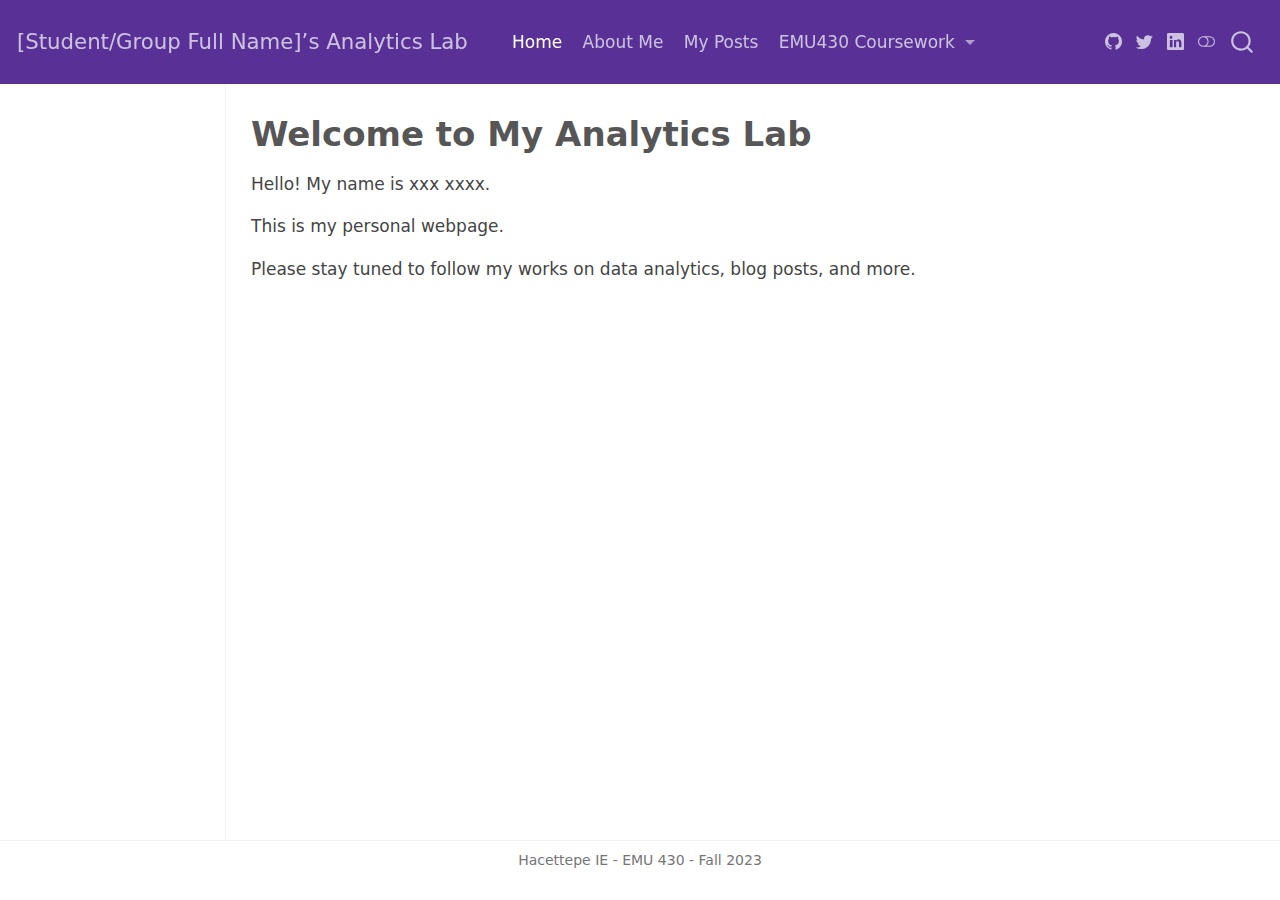
<file: _site/index.html>
<!DOCTYPE html>
<html xmlns="http://www.w3.org/1999/xhtml" lang="en" xml:lang="en"><head>

<meta charset="utf-8">
<meta name="generator" content="quarto-1.3.450">

<meta name="viewport" content="width=device-width, initial-scale=1.0, user-scalable=yes">


<title>[Student/Group Full Name]’s Analytics Lab - Welcome to My Analytics Lab</title>
<style>
code{white-space: pre-wrap;}
span.smallcaps{font-variant: small-caps;}
div.columns{display: flex; gap: min(4vw, 1.5em);}
div.column{flex: auto; overflow-x: auto;}
div.hanging-indent{margin-left: 1.5em; text-indent: -1.5em;}
ul.task-list{list-style: none;}
ul.task-list li input[type="checkbox"] {
  width: 0.8em;
  margin: 0 0.8em 0.2em -1em; /* quarto-specific, see https://github.com/quarto-dev/quarto-cli/issues/4556 */ 
  vertical-align: middle;
}
</style>


<script src="site_libs/quarto-nav/quarto-nav.js"></script>
<script src="site_libs/quarto-nav/headroom.min.js"></script>
<script src="site_libs/clipboard/clipboard.min.js"></script>
<script src="site_libs/quarto-search/autocomplete.umd.js"></script>
<script src="site_libs/quarto-search/fuse.min.js"></script>
<script src="site_libs/quarto-search/quarto-search.js"></script>
<meta name="quarto:offset" content="./">
<script src="site_libs/quarto-html/quarto.js"></script>
<script src="site_libs/quarto-html/popper.min.js"></script>
<script src="site_libs/quarto-html/tippy.umd.min.js"></script>
<script src="site_libs/quarto-html/anchor.min.js"></script>
<link href="site_libs/quarto-html/tippy.css" rel="stylesheet">
<link href="site_libs/quarto-html/quarto-syntax-highlighting.css" rel="stylesheet" class="quarto-color-scheme" id="quarto-text-highlighting-styles">
<link href="site_libs/quarto-html/quarto-syntax-highlighting-dark.css" rel="prefetch" class="quarto-color-scheme quarto-color-alternate" id="quarto-text-highlighting-styles">
<script src="site_libs/bootstrap/bootstrap.min.js"></script>
<link href="site_libs/bootstrap/bootstrap-icons.css" rel="stylesheet">
<link href="site_libs/bootstrap/bootstrap.min.css" rel="stylesheet" class="quarto-color-scheme" id="quarto-bootstrap" data-mode="light">
<link href="site_libs/bootstrap/bootstrap-dark.min.css" rel="prefetch" class="quarto-color-scheme quarto-color-alternate" id="quarto-bootstrap" data-mode="dark">
<script id="quarto-search-options" type="application/json">{
  "location": "navbar",
  "copy-button": false,
  "collapse-after": 3,
  "panel-placement": "end",
  "type": "overlay",
  "limit": 20,
  "language": {
    "search-no-results-text": "No results",
    "search-matching-documents-text": "matching documents",
    "search-copy-link-title": "Copy link to search",
    "search-hide-matches-text": "Hide additional matches",
    "search-more-match-text": "more match in this document",
    "search-more-matches-text": "more matches in this document",
    "search-clear-button-title": "Clear",
    "search-detached-cancel-button-title": "Cancel",
    "search-submit-button-title": "Submit",
    "search-label": "Search"
  }
}</script>


<link rel="stylesheet" href="styles.css">
</head>

<body class="docked nav-fixed">

<div id="quarto-search-results"></div>
  <header id="quarto-header" class="headroom fixed-top">
    <nav class="navbar navbar-expand-lg navbar-dark ">
      <div class="navbar-container container-fluid">
      <div class="navbar-brand-container">
    <a class="navbar-brand" href="./index.html">
    <span class="navbar-title">[Student/Group Full Name]’s Analytics Lab</span>
    </a>
  </div>
            <div id="quarto-search" class="" title="Search"></div>
          <button class="navbar-toggler" type="button" data-bs-toggle="collapse" data-bs-target="#navbarCollapse" aria-controls="navbarCollapse" aria-expanded="false" aria-label="Toggle navigation" onclick="if (window.quartoToggleHeadroom) { window.quartoToggleHeadroom(); }">
  <span class="navbar-toggler-icon"></span>
</button>
          <div class="collapse navbar-collapse" id="navbarCollapse">
            <ul class="navbar-nav navbar-nav-scroll me-auto">
  <li class="nav-item">
    <a class="nav-link active" href="./index.html" rel="" target="" aria-current="page">
 <span class="menu-text">Home</span></a>
  </li>  
  <li class="nav-item">
    <a class="nav-link" href="./about.html" rel="" target="">
 <span class="menu-text">About Me</span></a>
  </li>  
  <li class="nav-item">
    <a class="nav-link" href="./posts.html" rel="" target="">
 <span class="menu-text">My Posts</span></a>
  </li>  
  <li class="nav-item dropdown ">
    <a class="nav-link dropdown-toggle" href="#" id="nav-menu-emu430-coursework" role="button" data-bs-toggle="dropdown" aria-expanded="false" rel="" target="">
 <span class="menu-text">EMU430 Coursework</span>
    </a>
    <ul class="dropdown-menu" aria-labelledby="nav-menu-emu430-coursework">    
        <li>
    <a class="dropdown-item" href="./assignments.html" rel="" target="">
 <span class="dropdown-text">Assignments</span></a>
  </li>  
        <li>
    <a class="dropdown-item" href="./project.html" rel="" target="">
 <span class="dropdown-text">Project</span></a>
  </li>  
    </ul>
  </li>
</ul>
            <div class="quarto-navbar-tools ms-auto tools-wide">
    <a href="https://twitter.com" rel="" title="" class="quarto-navigation-tool px-1" aria-label=""><i class="bi bi-github"></i></a>
    <a href="https://twitter.com" rel="" title="" class="quarto-navigation-tool px-1" aria-label=""><i class="bi bi-twitter"></i></a>
    <a href="https://linkedin.com" rel="" title="" class="quarto-navigation-tool px-1" aria-label=""><i class="bi bi-linkedin"></i></a>
  <a href="" class="quarto-color-scheme-toggle quarto-navigation-tool  px-1" onclick="window.quartoToggleColorScheme(); return false;" title="Toggle dark mode"><i class="bi"></i></a>
</div>
          </div> <!-- /navcollapse -->
      </div> <!-- /container-fluid -->
    </nav>
</header>
<!-- content -->
<div id="quarto-content" class="quarto-container page-columns page-rows-contents page-layout-article page-navbar">
<!-- sidebar -->
  <nav id="quarto-sidebar" class="sidebar collapse collapse-horizontal sidebar-navigation docked overflow-auto">
    
</nav>
<div id="quarto-sidebar-glass" data-bs-toggle="collapse" data-bs-target="#quarto-sidebar,#quarto-sidebar-glass"></div>
<!-- margin-sidebar -->
    <div id="quarto-margin-sidebar" class="sidebar margin-sidebar">
    </div>
<!-- main -->
<main class="content" id="quarto-document-content">

<header id="title-block-header" class="quarto-title-block default">
<div class="quarto-title">
<h1 class="title">Welcome to My Analytics Lab</h1>
</div>



<div class="quarto-title-meta">

    
  
    
  </div>
  

</header>

<p>Hello! My name is xxx xxxx.</p>
<p>This is my personal webpage.</p>
<p>Please stay tuned to follow my works on data analytics, blog posts, and more.</p>



<a onclick="window.scrollTo(0, 0); return false;" role="button" id="quarto-back-to-top"><i class="bi bi-arrow-up"></i> Back to top</a></main> <!-- /main -->
<script id="quarto-html-after-body" type="application/javascript">
window.document.addEventListener("DOMContentLoaded", function (event) {
  const toggleBodyColorMode = (bsSheetEl) => {
    const mode = bsSheetEl.getAttribute("data-mode");
    const bodyEl = window.document.querySelector("body");
    if (mode === "dark") {
      bodyEl.classList.add("quarto-dark");
      bodyEl.classList.remove("quarto-light");
    } else {
      bodyEl.classList.add("quarto-light");
      bodyEl.classList.remove("quarto-dark");
    }
  }
  const toggleBodyColorPrimary = () => {
    const bsSheetEl = window.document.querySelector("link#quarto-bootstrap");
    if (bsSheetEl) {
      toggleBodyColorMode(bsSheetEl);
    }
  }
  toggleBodyColorPrimary();  
  const disableStylesheet = (stylesheets) => {
    for (let i=0; i < stylesheets.length; i++) {
      const stylesheet = stylesheets[i];
      stylesheet.rel = 'prefetch';
    }
  }
  const enableStylesheet = (stylesheets) => {
    for (let i=0; i < stylesheets.length; i++) {
      const stylesheet = stylesheets[i];
      stylesheet.rel = 'stylesheet';
    }
  }
  const manageTransitions = (selector, allowTransitions) => {
    const els = window.document.querySelectorAll(selector);
    for (let i=0; i < els.length; i++) {
      const el = els[i];
      if (allowTransitions) {
        el.classList.remove('notransition');
      } else {
        el.classList.add('notransition');
      }
    }
  }
  const toggleColorMode = (alternate) => {
    // Switch the stylesheets
    const alternateStylesheets = window.document.querySelectorAll('link.quarto-color-scheme.quarto-color-alternate');
    manageTransitions('#quarto-margin-sidebar .nav-link', false);
    if (alternate) {
      enableStylesheet(alternateStylesheets);
      for (const sheetNode of alternateStylesheets) {
        if (sheetNode.id === "quarto-bootstrap") {
          toggleBodyColorMode(sheetNode);
        }
      }
    } else {
      disableStylesheet(alternateStylesheets);
      toggleBodyColorPrimary();
    }
    manageTransitions('#quarto-margin-sidebar .nav-link', true);
    // Switch the toggles
    const toggles = window.document.querySelectorAll('.quarto-color-scheme-toggle');
    for (let i=0; i < toggles.length; i++) {
      const toggle = toggles[i];
      if (toggle) {
        if (alternate) {
          toggle.classList.add("alternate");     
        } else {
          toggle.classList.remove("alternate");
        }
      }
    }
    // Hack to workaround the fact that safari doesn't
    // properly recolor the scrollbar when toggling (#1455)
    if (navigator.userAgent.indexOf('Safari') > 0 && navigator.userAgent.indexOf('Chrome') == -1) {
      manageTransitions("body", false);
      window.scrollTo(0, 1);
      setTimeout(() => {
        window.scrollTo(0, 0);
        manageTransitions("body", true);
      }, 40);  
    }
  }
  const isFileUrl = () => { 
    return window.location.protocol === 'file:';
  }
  const hasAlternateSentinel = () => {  
    let styleSentinel = getColorSchemeSentinel();
    if (styleSentinel !== null) {
      return styleSentinel === "alternate";
    } else {
      return false;
    }
  }
  const setStyleSentinel = (alternate) => {
    const value = alternate ? "alternate" : "default";
    if (!isFileUrl()) {
      window.localStorage.setItem("quarto-color-scheme", value);
    } else {
      localAlternateSentinel = value;
    }
  }
  const getColorSchemeSentinel = () => {
    if (!isFileUrl()) {
      const storageValue = window.localStorage.getItem("quarto-color-scheme");
      return storageValue != null ? storageValue : localAlternateSentinel;
    } else {
      return localAlternateSentinel;
    }
  }
  let localAlternateSentinel = 'default';
  // Dark / light mode switch
  window.quartoToggleColorScheme = () => {
    // Read the current dark / light value 
    let toAlternate = !hasAlternateSentinel();
    toggleColorMode(toAlternate);
    setStyleSentinel(toAlternate);
  };
  // Ensure there is a toggle, if there isn't float one in the top right
  if (window.document.querySelector('.quarto-color-scheme-toggle') === null) {
    const a = window.document.createElement('a');
    a.classList.add('top-right');
    a.classList.add('quarto-color-scheme-toggle');
    a.href = "";
    a.onclick = function() { try { window.quartoToggleColorScheme(); } catch {} return false; };
    const i = window.document.createElement("i");
    i.classList.add('bi');
    a.appendChild(i);
    window.document.body.appendChild(a);
  }
  // Switch to dark mode if need be
  if (hasAlternateSentinel()) {
    toggleColorMode(true);
  } else {
    toggleColorMode(false);
  }
  const icon = "";
  const anchorJS = new window.AnchorJS();
  anchorJS.options = {
    placement: 'right',
    icon: icon
  };
  anchorJS.add('.anchored');
  const isCodeAnnotation = (el) => {
    for (const clz of el.classList) {
      if (clz.startsWith('code-annotation-')) {                     
        return true;
      }
    }
    return false;
  }
  const clipboard = new window.ClipboardJS('.code-copy-button', {
    text: function(trigger) {
      const codeEl = trigger.previousElementSibling.cloneNode(true);
      for (const childEl of codeEl.children) {
        if (isCodeAnnotation(childEl)) {
          childEl.remove();
        }
      }
      return codeEl.innerText;
    }
  });
  clipboard.on('success', function(e) {
    // button target
    const button = e.trigger;
    // don't keep focus
    button.blur();
    // flash "checked"
    button.classList.add('code-copy-button-checked');
    var currentTitle = button.getAttribute("title");
    button.setAttribute("title", "Copied!");
    let tooltip;
    if (window.bootstrap) {
      button.setAttribute("data-bs-toggle", "tooltip");
      button.setAttribute("data-bs-placement", "left");
      button.setAttribute("data-bs-title", "Copied!");
      tooltip = new bootstrap.Tooltip(button, 
        { trigger: "manual", 
          customClass: "code-copy-button-tooltip",
          offset: [0, -8]});
      tooltip.show();    
    }
    setTimeout(function() {
      if (tooltip) {
        tooltip.hide();
        button.removeAttribute("data-bs-title");
        button.removeAttribute("data-bs-toggle");
        button.removeAttribute("data-bs-placement");
      }
      button.setAttribute("title", currentTitle);
      button.classList.remove('code-copy-button-checked');
    }, 1000);
    // clear code selection
    e.clearSelection();
  });
  function tippyHover(el, contentFn) {
    const config = {
      allowHTML: true,
      content: contentFn,
      maxWidth: 500,
      delay: 100,
      arrow: false,
      appendTo: function(el) {
          return el.parentElement;
      },
      interactive: true,
      interactiveBorder: 10,
      theme: 'quarto',
      placement: 'bottom-start'
    };
    window.tippy(el, config); 
  }
  const noterefs = window.document.querySelectorAll('a[role="doc-noteref"]');
  for (var i=0; i<noterefs.length; i++) {
    const ref = noterefs[i];
    tippyHover(ref, function() {
      // use id or data attribute instead here
      let href = ref.getAttribute('data-footnote-href') || ref.getAttribute('href');
      try { href = new URL(href).hash; } catch {}
      const id = href.replace(/^#\/?/, "");
      const note = window.document.getElementById(id);
      return note.innerHTML;
    });
  }
      let selectedAnnoteEl;
      const selectorForAnnotation = ( cell, annotation) => {
        let cellAttr = 'data-code-cell="' + cell + '"';
        let lineAttr = 'data-code-annotation="' +  annotation + '"';
        const selector = 'span[' + cellAttr + '][' + lineAttr + ']';
        return selector;
      }
      const selectCodeLines = (annoteEl) => {
        const doc = window.document;
        const targetCell = annoteEl.getAttribute("data-target-cell");
        const targetAnnotation = annoteEl.getAttribute("data-target-annotation");
        const annoteSpan = window.document.querySelector(selectorForAnnotation(targetCell, targetAnnotation));
        const lines = annoteSpan.getAttribute("data-code-lines").split(",");
        const lineIds = lines.map((line) => {
          return targetCell + "-" + line;
        })
        let top = null;
        let height = null;
        let parent = null;
        if (lineIds.length > 0) {
            //compute the position of the single el (top and bottom and make a div)
            const el = window.document.getElementById(lineIds[0]);
            top = el.offsetTop;
            height = el.offsetHeight;
            parent = el.parentElement.parentElement;
          if (lineIds.length > 1) {
            const lastEl = window.document.getElementById(lineIds[lineIds.length - 1]);
            const bottom = lastEl.offsetTop + lastEl.offsetHeight;
            height = bottom - top;
          }
          if (top !== null && height !== null && parent !== null) {
            // cook up a div (if necessary) and position it 
            let div = window.document.getElementById("code-annotation-line-highlight");
            if (div === null) {
              div = window.document.createElement("div");
              div.setAttribute("id", "code-annotation-line-highlight");
              div.style.position = 'absolute';
              parent.appendChild(div);
            }
            div.style.top = top - 2 + "px";
            div.style.height = height + 4 + "px";
            let gutterDiv = window.document.getElementById("code-annotation-line-highlight-gutter");
            if (gutterDiv === null) {
              gutterDiv = window.document.createElement("div");
              gutterDiv.setAttribute("id", "code-annotation-line-highlight-gutter");
              gutterDiv.style.position = 'absolute';
              const codeCell = window.document.getElementById(targetCell);
              const gutter = codeCell.querySelector('.code-annotation-gutter');
              gutter.appendChild(gutterDiv);
            }
            gutterDiv.style.top = top - 2 + "px";
            gutterDiv.style.height = height + 4 + "px";
          }
          selectedAnnoteEl = annoteEl;
        }
      };
      const unselectCodeLines = () => {
        const elementsIds = ["code-annotation-line-highlight", "code-annotation-line-highlight-gutter"];
        elementsIds.forEach((elId) => {
          const div = window.document.getElementById(elId);
          if (div) {
            div.remove();
          }
        });
        selectedAnnoteEl = undefined;
      };
      // Attach click handler to the DT
      const annoteDls = window.document.querySelectorAll('dt[data-target-cell]');
      for (const annoteDlNode of annoteDls) {
        annoteDlNode.addEventListener('click', (event) => {
          const clickedEl = event.target;
          if (clickedEl !== selectedAnnoteEl) {
            unselectCodeLines();
            const activeEl = window.document.querySelector('dt[data-target-cell].code-annotation-active');
            if (activeEl) {
              activeEl.classList.remove('code-annotation-active');
            }
            selectCodeLines(clickedEl);
            clickedEl.classList.add('code-annotation-active');
          } else {
            // Unselect the line
            unselectCodeLines();
            clickedEl.classList.remove('code-annotation-active');
          }
        });
      }
  const findCites = (el) => {
    const parentEl = el.parentElement;
    if (parentEl) {
      const cites = parentEl.dataset.cites;
      if (cites) {
        return {
          el,
          cites: cites.split(' ')
        };
      } else {
        return findCites(el.parentElement)
      }
    } else {
      return undefined;
    }
  };
  var bibliorefs = window.document.querySelectorAll('a[role="doc-biblioref"]');
  for (var i=0; i<bibliorefs.length; i++) {
    const ref = bibliorefs[i];
    const citeInfo = findCites(ref);
    if (citeInfo) {
      tippyHover(citeInfo.el, function() {
        var popup = window.document.createElement('div');
        citeInfo.cites.forEach(function(cite) {
          var citeDiv = window.document.createElement('div');
          citeDiv.classList.add('hanging-indent');
          citeDiv.classList.add('csl-entry');
          var biblioDiv = window.document.getElementById('ref-' + cite);
          if (biblioDiv) {
            citeDiv.innerHTML = biblioDiv.innerHTML;
          }
          popup.appendChild(citeDiv);
        });
        return popup.innerHTML;
      });
    }
  }
});
</script>
</div> <!-- /content -->
<footer class="footer">
  <div class="nav-footer">
    <div class="nav-footer-left">
      &nbsp;
    </div>   
    <div class="nav-footer-center">Hacettepe IE - EMU 430 - Fall 2023</div>
    <div class="nav-footer-right">
      &nbsp;
    </div>
  </div>
</footer>



</body></html>
</file>
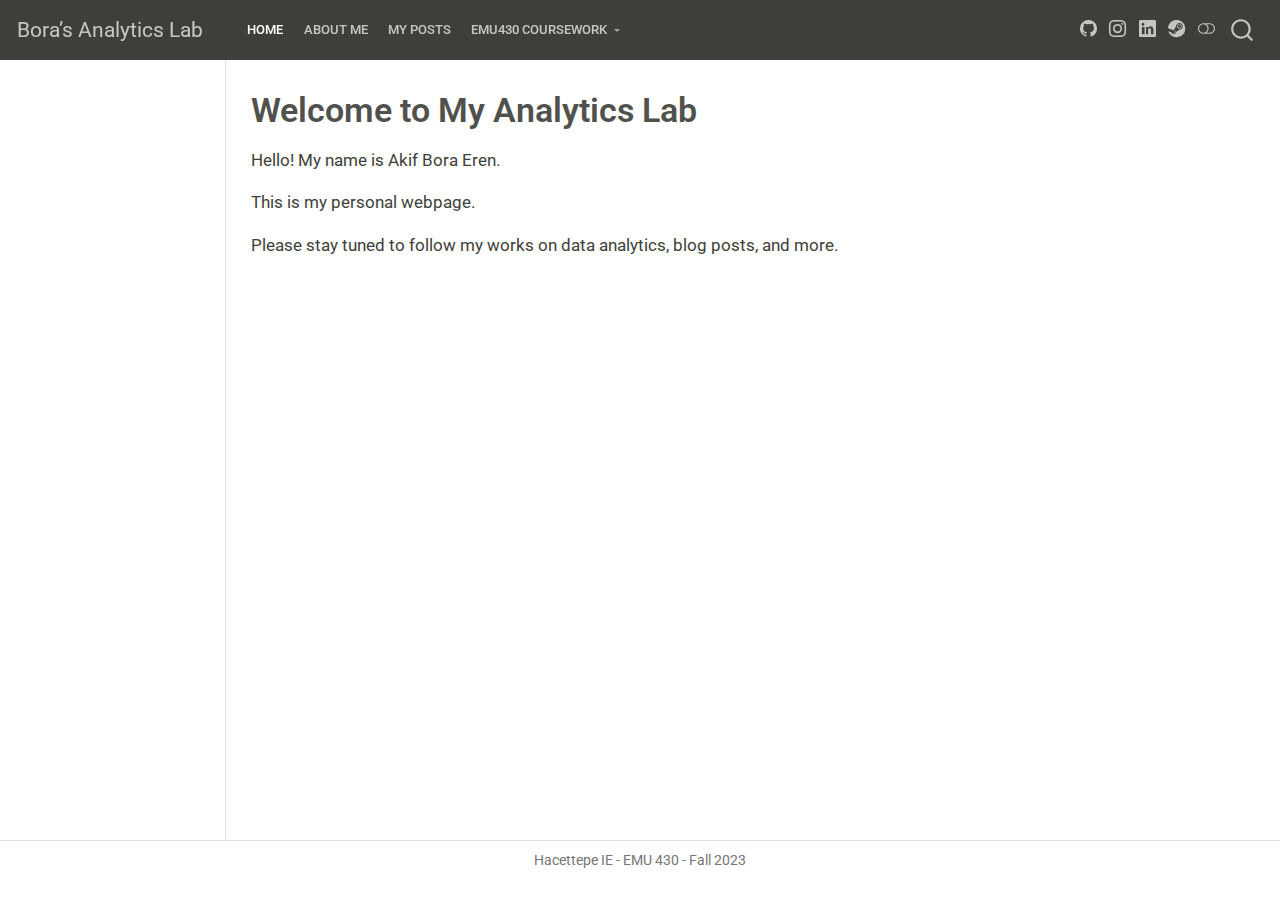
<file: docs/index.html>
<!DOCTYPE html>
<html xmlns="http://www.w3.org/1999/xhtml" lang="en" xml:lang="en"><head>

<meta charset="utf-8">
<meta name="generator" content="quarto-1.3.450">

<meta name="viewport" content="width=device-width, initial-scale=1.0, user-scalable=yes">


<title>Bora’s Analytics Lab - Welcome to My Analytics Lab</title>
<style>
code{white-space: pre-wrap;}
span.smallcaps{font-variant: small-caps;}
div.columns{display: flex; gap: min(4vw, 1.5em);}
div.column{flex: auto; overflow-x: auto;}
div.hanging-indent{margin-left: 1.5em; text-indent: -1.5em;}
ul.task-list{list-style: none;}
ul.task-list li input[type="checkbox"] {
  width: 0.8em;
  margin: 0 0.8em 0.2em -1em; /* quarto-specific, see https://github.com/quarto-dev/quarto-cli/issues/4556 */ 
  vertical-align: middle;
}
</style>


<script src="site_libs/quarto-nav/quarto-nav.js"></script>
<script src="site_libs/quarto-nav/headroom.min.js"></script>
<script src="site_libs/clipboard/clipboard.min.js"></script>
<script src="site_libs/quarto-search/autocomplete.umd.js"></script>
<script src="site_libs/quarto-search/fuse.min.js"></script>
<script src="site_libs/quarto-search/quarto-search.js"></script>
<meta name="quarto:offset" content="./">
<script src="site_libs/quarto-html/quarto.js"></script>
<script src="site_libs/quarto-html/popper.min.js"></script>
<script src="site_libs/quarto-html/tippy.umd.min.js"></script>
<script src="site_libs/quarto-html/anchor.min.js"></script>
<link href="site_libs/quarto-html/tippy.css" rel="stylesheet">
<link href="site_libs/quarto-html/quarto-syntax-highlighting.css" rel="stylesheet" class="quarto-color-scheme" id="quarto-text-highlighting-styles">
<link href="site_libs/quarto-html/quarto-syntax-highlighting-dark.css" rel="prefetch" class="quarto-color-scheme quarto-color-alternate" id="quarto-text-highlighting-styles">
<script src="site_libs/bootstrap/bootstrap.min.js"></script>
<link href="site_libs/bootstrap/bootstrap-icons.css" rel="stylesheet">
<link href="site_libs/bootstrap/bootstrap.min.css" rel="stylesheet" class="quarto-color-scheme" id="quarto-bootstrap" data-mode="light">
<link href="site_libs/bootstrap/bootstrap-dark.min.css" rel="prefetch" class="quarto-color-scheme quarto-color-alternate" id="quarto-bootstrap" data-mode="dark">
<script id="quarto-search-options" type="application/json">{
  "location": "navbar",
  "copy-button": false,
  "collapse-after": 3,
  "panel-placement": "end",
  "type": "overlay",
  "limit": 20,
  "language": {
    "search-no-results-text": "No results",
    "search-matching-documents-text": "matching documents",
    "search-copy-link-title": "Copy link to search",
    "search-hide-matches-text": "Hide additional matches",
    "search-more-match-text": "more match in this document",
    "search-more-matches-text": "more matches in this document",
    "search-clear-button-title": "Clear",
    "search-detached-cancel-button-title": "Cancel",
    "search-submit-button-title": "Submit",
    "search-label": "Search"
  }
}</script>


<link rel="stylesheet" href="styles.css">
</head>

<body class="docked nav-fixed">

<div id="quarto-search-results"></div>
  <header id="quarto-header" class="headroom fixed-top">
    <nav class="navbar navbar-expand-lg navbar-dark ">
      <div class="navbar-container container-fluid">
      <div class="navbar-brand-container">
    <a class="navbar-brand" href="./index.html">
    <span class="navbar-title">Bora’s Analytics Lab</span>
    </a>
  </div>
            <div id="quarto-search" class="" title="Search"></div>
          <button class="navbar-toggler" type="button" data-bs-toggle="collapse" data-bs-target="#navbarCollapse" aria-controls="navbarCollapse" aria-expanded="false" aria-label="Toggle navigation" onclick="if (window.quartoToggleHeadroom) { window.quartoToggleHeadroom(); }">
  <span class="navbar-toggler-icon"></span>
</button>
          <div class="collapse navbar-collapse" id="navbarCollapse">
            <ul class="navbar-nav navbar-nav-scroll me-auto">
  <li class="nav-item">
    <a class="nav-link active" href="./index.html" rel="" target="" aria-current="page">
 <span class="menu-text">Home</span></a>
  </li>  
  <li class="nav-item">
    <a class="nav-link" href="./about.html" rel="" target="">
 <span class="menu-text">About Me</span></a>
  </li>  
  <li class="nav-item">
    <a class="nav-link" href="./posts.html" rel="" target="">
 <span class="menu-text">My Posts</span></a>
  </li>  
  <li class="nav-item dropdown ">
    <a class="nav-link dropdown-toggle" href="#" id="nav-menu-emu430-coursework" role="button" data-bs-toggle="dropdown" aria-expanded="false" rel="" target="">
 <span class="menu-text">EMU430 Coursework</span>
    </a>
    <ul class="dropdown-menu" aria-labelledby="nav-menu-emu430-coursework">    
        <li>
    <a class="dropdown-item" href="./assignments.html" rel="" target="">
 <span class="dropdown-text">Assignments</span></a>
  </li>  
        <li>
    <a class="dropdown-item" href="./project.html" rel="" target="">
 <span class="dropdown-text">Project</span></a>
  </li>  
    </ul>
  </li>
</ul>
            <div class="quarto-navbar-tools ms-auto tools-wide">
    <a href="https://github.com/akifboraeren" rel="" title="" class="quarto-navigation-tool px-1" aria-label=""><i class="bi bi-github"></i></a>
    <a href="https://www.instagram.com/akfbora/" rel="" title="" class="quarto-navigation-tool px-1" aria-label=""><i class="bi bi-instagram"></i></a>
    <a href="https://linkedin.com" rel="" title="" class="quarto-navigation-tool px-1" aria-label=""><i class="bi bi-linkedin"></i></a>
    <a href="https://steamcommunity.com/profiles/76561198152536340/" rel="" title="" class="quarto-navigation-tool px-1" aria-label=""><i class="bi bi-steam"></i></a>
  <a href="" class="quarto-color-scheme-toggle quarto-navigation-tool  px-1" onclick="window.quartoToggleColorScheme(); return false;" title="Toggle dark mode"><i class="bi"></i></a>
</div>
          </div> <!-- /navcollapse -->
      </div> <!-- /container-fluid -->
    </nav>
</header>
<!-- content -->
<div id="quarto-content" class="quarto-container page-columns page-rows-contents page-layout-article page-navbar">
<!-- sidebar -->
  <nav id="quarto-sidebar" class="sidebar collapse collapse-horizontal sidebar-navigation docked overflow-auto">
    
</nav>
<div id="quarto-sidebar-glass" data-bs-toggle="collapse" data-bs-target="#quarto-sidebar,#quarto-sidebar-glass"></div>
<!-- margin-sidebar -->
    <div id="quarto-margin-sidebar" class="sidebar margin-sidebar">
    </div>
<!-- main -->
<main class="content" id="quarto-document-content">

<header id="title-block-header" class="quarto-title-block default">
<div class="quarto-title">
<h1 class="title">Welcome to My Analytics Lab</h1>
</div>



<div class="quarto-title-meta">

    
  
    
  </div>
  

</header>

<p>Hello! My name is Akif Bora Eren.</p>
<p>This is my personal webpage.</p>
<p>Please stay tuned to follow my works on data analytics, blog posts, and more.</p>



<a onclick="window.scrollTo(0, 0); return false;" role="button" id="quarto-back-to-top"><i class="bi bi-arrow-up"></i> Back to top</a></main> <!-- /main -->
<script id="quarto-html-after-body" type="application/javascript">
window.document.addEventListener("DOMContentLoaded", function (event) {
  const toggleBodyColorMode = (bsSheetEl) => {
    const mode = bsSheetEl.getAttribute("data-mode");
    const bodyEl = window.document.querySelector("body");
    if (mode === "dark") {
      bodyEl.classList.add("quarto-dark");
      bodyEl.classList.remove("quarto-light");
    } else {
      bodyEl.classList.add("quarto-light");
      bodyEl.classList.remove("quarto-dark");
    }
  }
  const toggleBodyColorPrimary = () => {
    const bsSheetEl = window.document.querySelector("link#quarto-bootstrap");
    if (bsSheetEl) {
      toggleBodyColorMode(bsSheetEl);
    }
  }
  toggleBodyColorPrimary();  
  const disableStylesheet = (stylesheets) => {
    for (let i=0; i < stylesheets.length; i++) {
      const stylesheet = stylesheets[i];
      stylesheet.rel = 'prefetch';
    }
  }
  const enableStylesheet = (stylesheets) => {
    for (let i=0; i < stylesheets.length; i++) {
      const stylesheet = stylesheets[i];
      stylesheet.rel = 'stylesheet';
    }
  }
  const manageTransitions = (selector, allowTransitions) => {
    const els = window.document.querySelectorAll(selector);
    for (let i=0; i < els.length; i++) {
      const el = els[i];
      if (allowTransitions) {
        el.classList.remove('notransition');
      } else {
        el.classList.add('notransition');
      }
    }
  }
  const toggleColorMode = (alternate) => {
    // Switch the stylesheets
    const alternateStylesheets = window.document.querySelectorAll('link.quarto-color-scheme.quarto-color-alternate');
    manageTransitions('#quarto-margin-sidebar .nav-link', false);
    if (alternate) {
      enableStylesheet(alternateStylesheets);
      for (const sheetNode of alternateStylesheets) {
        if (sheetNode.id === "quarto-bootstrap") {
          toggleBodyColorMode(sheetNode);
        }
      }
    } else {
      disableStylesheet(alternateStylesheets);
      toggleBodyColorPrimary();
    }
    manageTransitions('#quarto-margin-sidebar .nav-link', true);
    // Switch the toggles
    const toggles = window.document.querySelectorAll('.quarto-color-scheme-toggle');
    for (let i=0; i < toggles.length; i++) {
      const toggle = toggles[i];
      if (toggle) {
        if (alternate) {
          toggle.classList.add("alternate");     
        } else {
          toggle.classList.remove("alternate");
        }
      }
    }
    // Hack to workaround the fact that safari doesn't
    // properly recolor the scrollbar when toggling (#1455)
    if (navigator.userAgent.indexOf('Safari') > 0 && navigator.userAgent.indexOf('Chrome') == -1) {
      manageTransitions("body", false);
      window.scrollTo(0, 1);
      setTimeout(() => {
        window.scrollTo(0, 0);
        manageTransitions("body", true);
      }, 40);  
    }
  }
  const isFileUrl = () => { 
    return window.location.protocol === 'file:';
  }
  const hasAlternateSentinel = () => {  
    let styleSentinel = getColorSchemeSentinel();
    if (styleSentinel !== null) {
      return styleSentinel === "alternate";
    } else {
      return false;
    }
  }
  const setStyleSentinel = (alternate) => {
    const value = alternate ? "alternate" : "default";
    if (!isFileUrl()) {
      window.localStorage.setItem("quarto-color-scheme", value);
    } else {
      localAlternateSentinel = value;
    }
  }
  const getColorSchemeSentinel = () => {
    if (!isFileUrl()) {
      const storageValue = window.localStorage.getItem("quarto-color-scheme");
      return storageValue != null ? storageValue : localAlternateSentinel;
    } else {
      return localAlternateSentinel;
    }
  }
  let localAlternateSentinel = 'default';
  // Dark / light mode switch
  window.quartoToggleColorScheme = () => {
    // Read the current dark / light value 
    let toAlternate = !hasAlternateSentinel();
    toggleColorMode(toAlternate);
    setStyleSentinel(toAlternate);
  };
  // Ensure there is a toggle, if there isn't float one in the top right
  if (window.document.querySelector('.quarto-color-scheme-toggle') === null) {
    const a = window.document.createElement('a');
    a.classList.add('top-right');
    a.classList.add('quarto-color-scheme-toggle');
    a.href = "";
    a.onclick = function() { try { window.quartoToggleColorScheme(); } catch {} return false; };
    const i = window.document.createElement("i");
    i.classList.add('bi');
    a.appendChild(i);
    window.document.body.appendChild(a);
  }
  // Switch to dark mode if need be
  if (hasAlternateSentinel()) {
    toggleColorMode(true);
  } else {
    toggleColorMode(false);
  }
  const icon = "";
  const anchorJS = new window.AnchorJS();
  anchorJS.options = {
    placement: 'right',
    icon: icon
  };
  anchorJS.add('.anchored');
  const isCodeAnnotation = (el) => {
    for (const clz of el.classList) {
      if (clz.startsWith('code-annotation-')) {                     
        return true;
      }
    }
    return false;
  }
  const clipboard = new window.ClipboardJS('.code-copy-button', {
    text: function(trigger) {
      const codeEl = trigger.previousElementSibling.cloneNode(true);
      for (const childEl of codeEl.children) {
        if (isCodeAnnotation(childEl)) {
          childEl.remove();
        }
      }
      return codeEl.innerText;
    }
  });
  clipboard.on('success', function(e) {
    // button target
    const button = e.trigger;
    // don't keep focus
    button.blur();
    // flash "checked"
    button.classList.add('code-copy-button-checked');
    var currentTitle = button.getAttribute("title");
    button.setAttribute("title", "Copied!");
    let tooltip;
    if (window.bootstrap) {
      button.setAttribute("data-bs-toggle", "tooltip");
      button.setAttribute("data-bs-placement", "left");
      button.setAttribute("data-bs-title", "Copied!");
      tooltip = new bootstrap.Tooltip(button, 
        { trigger: "manual", 
          customClass: "code-copy-button-tooltip",
          offset: [0, -8]});
      tooltip.show();    
    }
    setTimeout(function() {
      if (tooltip) {
        tooltip.hide();
        button.removeAttribute("data-bs-title");
        button.removeAttribute("data-bs-toggle");
        button.removeAttribute("data-bs-placement");
      }
      button.setAttribute("title", currentTitle);
      button.classList.remove('code-copy-button-checked');
    }, 1000);
    // clear code selection
    e.clearSelection();
  });
  function tippyHover(el, contentFn) {
    const config = {
      allowHTML: true,
      content: contentFn,
      maxWidth: 500,
      delay: 100,
      arrow: false,
      appendTo: function(el) {
          return el.parentElement;
      },
      interactive: true,
      interactiveBorder: 10,
      theme: 'quarto',
      placement: 'bottom-start'
    };
    window.tippy(el, config); 
  }
  const noterefs = window.document.querySelectorAll('a[role="doc-noteref"]');
  for (var i=0; i<noterefs.length; i++) {
    const ref = noterefs[i];
    tippyHover(ref, function() {
      // use id or data attribute instead here
      let href = ref.getAttribute('data-footnote-href') || ref.getAttribute('href');
      try { href = new URL(href).hash; } catch {}
      const id = href.replace(/^#\/?/, "");
      const note = window.document.getElementById(id);
      return note.innerHTML;
    });
  }
      let selectedAnnoteEl;
      const selectorForAnnotation = ( cell, annotation) => {
        let cellAttr = 'data-code-cell="' + cell + '"';
        let lineAttr = 'data-code-annotation="' +  annotation + '"';
        const selector = 'span[' + cellAttr + '][' + lineAttr + ']';
        return selector;
      }
      const selectCodeLines = (annoteEl) => {
        const doc = window.document;
        const targetCell = annoteEl.getAttribute("data-target-cell");
        const targetAnnotation = annoteEl.getAttribute("data-target-annotation");
        const annoteSpan = window.document.querySelector(selectorForAnnotation(targetCell, targetAnnotation));
        const lines = annoteSpan.getAttribute("data-code-lines").split(",");
        const lineIds = lines.map((line) => {
          return targetCell + "-" + line;
        })
        let top = null;
        let height = null;
        let parent = null;
        if (lineIds.length > 0) {
            //compute the position of the single el (top and bottom and make a div)
            const el = window.document.getElementById(lineIds[0]);
            top = el.offsetTop;
            height = el.offsetHeight;
            parent = el.parentElement.parentElement;
          if (lineIds.length > 1) {
            const lastEl = window.document.getElementById(lineIds[lineIds.length - 1]);
            const bottom = lastEl.offsetTop + lastEl.offsetHeight;
            height = bottom - top;
          }
          if (top !== null && height !== null && parent !== null) {
            // cook up a div (if necessary) and position it 
            let div = window.document.getElementById("code-annotation-line-highlight");
            if (div === null) {
              div = window.document.createElement("div");
              div.setAttribute("id", "code-annotation-line-highlight");
              div.style.position = 'absolute';
              parent.appendChild(div);
            }
            div.style.top = top - 2 + "px";
            div.style.height = height + 4 + "px";
            let gutterDiv = window.document.getElementById("code-annotation-line-highlight-gutter");
            if (gutterDiv === null) {
              gutterDiv = window.document.createElement("div");
              gutterDiv.setAttribute("id", "code-annotation-line-highlight-gutter");
              gutterDiv.style.position = 'absolute';
              const codeCell = window.document.getElementById(targetCell);
              const gutter = codeCell.querySelector('.code-annotation-gutter');
              gutter.appendChild(gutterDiv);
            }
            gutterDiv.style.top = top - 2 + "px";
            gutterDiv.style.height = height + 4 + "px";
          }
          selectedAnnoteEl = annoteEl;
        }
      };
      const unselectCodeLines = () => {
        const elementsIds = ["code-annotation-line-highlight", "code-annotation-line-highlight-gutter"];
        elementsIds.forEach((elId) => {
          const div = window.document.getElementById(elId);
          if (div) {
            div.remove();
          }
        });
        selectedAnnoteEl = undefined;
      };
      // Attach click handler to the DT
      const annoteDls = window.document.querySelectorAll('dt[data-target-cell]');
      for (const annoteDlNode of annoteDls) {
        annoteDlNode.addEventListener('click', (event) => {
          const clickedEl = event.target;
          if (clickedEl !== selectedAnnoteEl) {
            unselectCodeLines();
            const activeEl = window.document.querySelector('dt[data-target-cell].code-annotation-active');
            if (activeEl) {
              activeEl.classList.remove('code-annotation-active');
            }
            selectCodeLines(clickedEl);
            clickedEl.classList.add('code-annotation-active');
          } else {
            // Unselect the line
            unselectCodeLines();
            clickedEl.classList.remove('code-annotation-active');
          }
        });
      }
  const findCites = (el) => {
    const parentEl = el.parentElement;
    if (parentEl) {
      const cites = parentEl.dataset.cites;
      if (cites) {
        return {
          el,
          cites: cites.split(' ')
        };
      } else {
        return findCites(el.parentElement)
      }
    } else {
      return undefined;
    }
  };
  var bibliorefs = window.document.querySelectorAll('a[role="doc-biblioref"]');
  for (var i=0; i<bibliorefs.length; i++) {
    const ref = bibliorefs[i];
    const citeInfo = findCites(ref);
    if (citeInfo) {
      tippyHover(citeInfo.el, function() {
        var popup = window.document.createElement('div');
        citeInfo.cites.forEach(function(cite) {
          var citeDiv = window.document.createElement('div');
          citeDiv.classList.add('hanging-indent');
          citeDiv.classList.add('csl-entry');
          var biblioDiv = window.document.getElementById('ref-' + cite);
          if (biblioDiv) {
            citeDiv.innerHTML = biblioDiv.innerHTML;
          }
          popup.appendChild(citeDiv);
        });
        return popup.innerHTML;
      });
    }
  }
});
</script>
</div> <!-- /content -->
<footer class="footer">
  <div class="nav-footer">
    <div class="nav-footer-left">
      &nbsp;
    </div>   
    <div class="nav-footer-center">Hacettepe IE - EMU 430 - Fall 2023</div>
    <div class="nav-footer-right">
      &nbsp;
    </div>
  </div>
</footer>



</body></html>
</file>
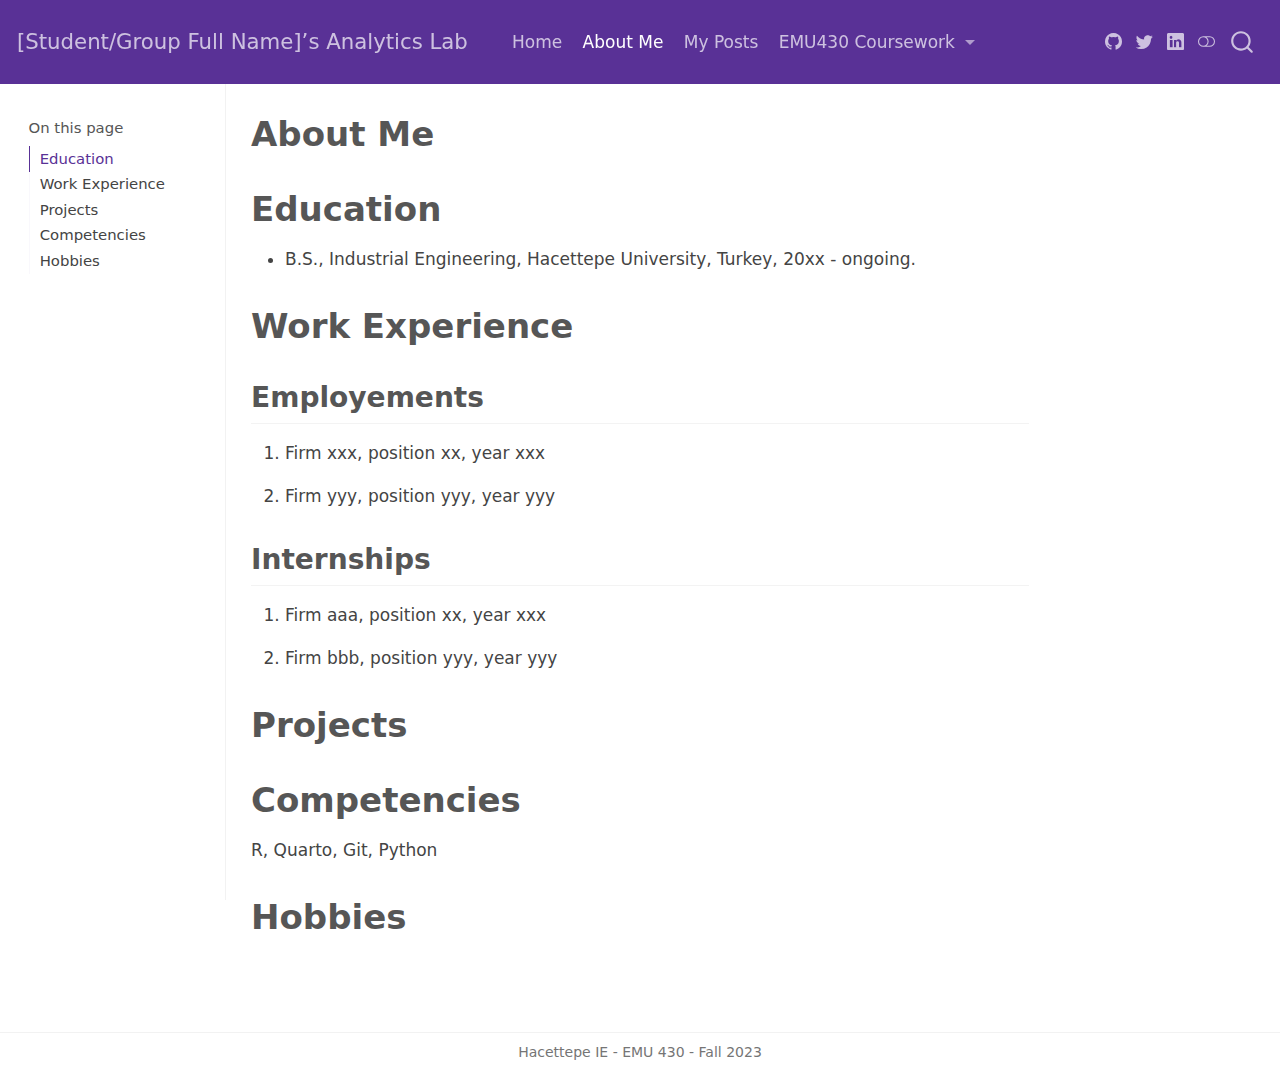
<file: _site/about.html>
<!DOCTYPE html>
<html xmlns="http://www.w3.org/1999/xhtml" lang="en" xml:lang="en"><head>

<meta charset="utf-8">
<meta name="generator" content="quarto-1.3.450">

<meta name="viewport" content="width=device-width, initial-scale=1.0, user-scalable=yes">


<title>[Student/Group Full Name]’s Analytics Lab - About Me</title>
<style>
code{white-space: pre-wrap;}
span.smallcaps{font-variant: small-caps;}
div.columns{display: flex; gap: min(4vw, 1.5em);}
div.column{flex: auto; overflow-x: auto;}
div.hanging-indent{margin-left: 1.5em; text-indent: -1.5em;}
ul.task-list{list-style: none;}
ul.task-list li input[type="checkbox"] {
  width: 0.8em;
  margin: 0 0.8em 0.2em -1em; /* quarto-specific, see https://github.com/quarto-dev/quarto-cli/issues/4556 */ 
  vertical-align: middle;
}
</style>


<script src="site_libs/quarto-nav/quarto-nav.js"></script>
<script src="site_libs/quarto-nav/headroom.min.js"></script>
<script src="site_libs/clipboard/clipboard.min.js"></script>
<script src="site_libs/quarto-search/autocomplete.umd.js"></script>
<script src="site_libs/quarto-search/fuse.min.js"></script>
<script src="site_libs/quarto-search/quarto-search.js"></script>
<meta name="quarto:offset" content="./">
<script src="site_libs/quarto-html/quarto.js"></script>
<script src="site_libs/quarto-html/popper.min.js"></script>
<script src="site_libs/quarto-html/tippy.umd.min.js"></script>
<script src="site_libs/quarto-html/anchor.min.js"></script>
<link href="site_libs/quarto-html/tippy.css" rel="stylesheet">
<link href="site_libs/quarto-html/quarto-syntax-highlighting.css" rel="stylesheet" class="quarto-color-scheme" id="quarto-text-highlighting-styles">
<link href="site_libs/quarto-html/quarto-syntax-highlighting-dark.css" rel="prefetch" class="quarto-color-scheme quarto-color-alternate" id="quarto-text-highlighting-styles">
<script src="site_libs/bootstrap/bootstrap.min.js"></script>
<link href="site_libs/bootstrap/bootstrap-icons.css" rel="stylesheet">
<link href="site_libs/bootstrap/bootstrap.min.css" rel="stylesheet" class="quarto-color-scheme" id="quarto-bootstrap" data-mode="light">
<link href="site_libs/bootstrap/bootstrap-dark.min.css" rel="prefetch" class="quarto-color-scheme quarto-color-alternate" id="quarto-bootstrap" data-mode="dark">
<script id="quarto-search-options" type="application/json">{
  "location": "navbar",
  "copy-button": false,
  "collapse-after": 3,
  "panel-placement": "end",
  "type": "overlay",
  "limit": 20,
  "language": {
    "search-no-results-text": "No results",
    "search-matching-documents-text": "matching documents",
    "search-copy-link-title": "Copy link to search",
    "search-hide-matches-text": "Hide additional matches",
    "search-more-match-text": "more match in this document",
    "search-more-matches-text": "more matches in this document",
    "search-clear-button-title": "Clear",
    "search-detached-cancel-button-title": "Cancel",
    "search-submit-button-title": "Submit",
    "search-label": "Search"
  }
}</script>


<link rel="stylesheet" href="styles.css">
</head>

<body class="docked nav-fixed">

<div id="quarto-search-results"></div>
  <header id="quarto-header" class="headroom fixed-top">
    <nav class="navbar navbar-expand-lg navbar-dark ">
      <div class="navbar-container container-fluid">
      <div class="navbar-brand-container">
    <a class="navbar-brand" href="./index.html">
    <span class="navbar-title">[Student/Group Full Name]’s Analytics Lab</span>
    </a>
  </div>
            <div id="quarto-search" class="" title="Search"></div>
          <button class="navbar-toggler" type="button" data-bs-toggle="collapse" data-bs-target="#navbarCollapse" aria-controls="navbarCollapse" aria-expanded="false" aria-label="Toggle navigation" onclick="if (window.quartoToggleHeadroom) { window.quartoToggleHeadroom(); }">
  <span class="navbar-toggler-icon"></span>
</button>
          <div class="collapse navbar-collapse" id="navbarCollapse">
            <ul class="navbar-nav navbar-nav-scroll me-auto">
  <li class="nav-item">
    <a class="nav-link" href="./index.html" rel="" target="">
 <span class="menu-text">Home</span></a>
  </li>  
  <li class="nav-item">
    <a class="nav-link active" href="./about.html" rel="" target="" aria-current="page">
 <span class="menu-text">About Me</span></a>
  </li>  
  <li class="nav-item">
    <a class="nav-link" href="./posts.html" rel="" target="">
 <span class="menu-text">My Posts</span></a>
  </li>  
  <li class="nav-item dropdown ">
    <a class="nav-link dropdown-toggle" href="#" id="nav-menu-emu430-coursework" role="button" data-bs-toggle="dropdown" aria-expanded="false" rel="" target="">
 <span class="menu-text">EMU430 Coursework</span>
    </a>
    <ul class="dropdown-menu" aria-labelledby="nav-menu-emu430-coursework">    
        <li>
    <a class="dropdown-item" href="./assignments.html" rel="" target="">
 <span class="dropdown-text">Assignments</span></a>
  </li>  
        <li>
    <a class="dropdown-item" href="./project.html" rel="" target="">
 <span class="dropdown-text">Project</span></a>
  </li>  
    </ul>
  </li>
</ul>
            <div class="quarto-navbar-tools ms-auto tools-wide">
    <a href="https://twitter.com" rel="" title="" class="quarto-navigation-tool px-1" aria-label=""><i class="bi bi-github"></i></a>
    <a href="https://twitter.com" rel="" title="" class="quarto-navigation-tool px-1" aria-label=""><i class="bi bi-twitter"></i></a>
    <a href="https://linkedin.com" rel="" title="" class="quarto-navigation-tool px-1" aria-label=""><i class="bi bi-linkedin"></i></a>
  <a href="" class="quarto-color-scheme-toggle quarto-navigation-tool  px-1" onclick="window.quartoToggleColorScheme(); return false;" title="Toggle dark mode"><i class="bi"></i></a>
</div>
          </div> <!-- /navcollapse -->
      </div> <!-- /container-fluid -->
    </nav>
</header>
<!-- content -->
<div id="quarto-content" class="quarto-container page-columns page-rows-contents page-layout-article page-navbar">
<!-- sidebar -->
  <nav id="quarto-sidebar" class="sidebar collapse collapse-horizontal sidebar-navigation docked overflow-auto">
    <nav id="TOC" role="doc-toc" class="toc-active">
    <h2 id="toc-title">On this page</h2>
   
  <ul>
  <li><a href="#education" id="toc-education" class="nav-link active" data-scroll-target="#education">Education</a></li>
  <li><a href="#work-experience" id="toc-work-experience" class="nav-link" data-scroll-target="#work-experience">Work Experience</a>
  <ul class="collapse">
  <li><a href="#employements" id="toc-employements" class="nav-link" data-scroll-target="#employements">Employements</a></li>
  <li><a href="#internships" id="toc-internships" class="nav-link" data-scroll-target="#internships">Internships</a></li>
  </ul></li>
  <li><a href="#projects" id="toc-projects" class="nav-link" data-scroll-target="#projects">Projects</a></li>
  <li><a href="#competencies" id="toc-competencies" class="nav-link" data-scroll-target="#competencies">Competencies</a></li>
  <li><a href="#hobbies" id="toc-hobbies" class="nav-link" data-scroll-target="#hobbies">Hobbies</a></li>
  </ul>
</nav>
</nav>
<div id="quarto-sidebar-glass" data-bs-toggle="collapse" data-bs-target="#quarto-sidebar,#quarto-sidebar-glass"></div>
<!-- margin-sidebar -->
    <div id="quarto-margin-sidebar" class="sidebar margin-sidebar">
    </div>
<!-- main -->
<main class="content" id="quarto-document-content">

<header id="title-block-header" class="quarto-title-block default">
<div class="quarto-title">
<h1 class="title">About Me</h1>
</div>



<div class="quarto-title-meta">

    
  
    
  </div>
  

</header>

<section id="education" class="level1">
<h1>Education</h1>
<ul>
<li>B.S., Industrial Engineering, Hacettepe University, Turkey, 20xx - ongoing.</li>
</ul>
</section>
<section id="work-experience" class="level1">
<h1>Work Experience</h1>
<section id="employements" class="level2">
<h2 class="anchored" data-anchor-id="employements">Employements</h2>
<ol type="1">
<li><p>Firm xxx, position xx, year xxx</p></li>
<li><p>Firm yyy, position yyy, year yyy</p></li>
</ol>
</section>
<section id="internships" class="level2">
<h2 class="anchored" data-anchor-id="internships">Internships</h2>
<ol type="1">
<li><p>Firm aaa, position xx, year xxx</p></li>
<li><p>Firm bbb, position yyy, year yyy</p></li>
</ol>
</section>
</section>
<section id="projects" class="level1">
<h1>Projects</h1>
</section>
<section id="competencies" class="level1">
<h1>Competencies</h1>
<p>R, Quarto, Git, Python</p>
</section>
<section id="hobbies" class="level1">
<h1>Hobbies</h1>


</section>

<a onclick="window.scrollTo(0, 0); return false;" role="button" id="quarto-back-to-top"><i class="bi bi-arrow-up"></i> Back to top</a></main> <!-- /main -->
<script id="quarto-html-after-body" type="application/javascript">
window.document.addEventListener("DOMContentLoaded", function (event) {
  const toggleBodyColorMode = (bsSheetEl) => {
    const mode = bsSheetEl.getAttribute("data-mode");
    const bodyEl = window.document.querySelector("body");
    if (mode === "dark") {
      bodyEl.classList.add("quarto-dark");
      bodyEl.classList.remove("quarto-light");
    } else {
      bodyEl.classList.add("quarto-light");
      bodyEl.classList.remove("quarto-dark");
    }
  }
  const toggleBodyColorPrimary = () => {
    const bsSheetEl = window.document.querySelector("link#quarto-bootstrap");
    if (bsSheetEl) {
      toggleBodyColorMode(bsSheetEl);
    }
  }
  toggleBodyColorPrimary();  
  const disableStylesheet = (stylesheets) => {
    for (let i=0; i < stylesheets.length; i++) {
      const stylesheet = stylesheets[i];
      stylesheet.rel = 'prefetch';
    }
  }
  const enableStylesheet = (stylesheets) => {
    for (let i=0; i < stylesheets.length; i++) {
      const stylesheet = stylesheets[i];
      stylesheet.rel = 'stylesheet';
    }
  }
  const manageTransitions = (selector, allowTransitions) => {
    const els = window.document.querySelectorAll(selector);
    for (let i=0; i < els.length; i++) {
      const el = els[i];
      if (allowTransitions) {
        el.classList.remove('notransition');
      } else {
        el.classList.add('notransition');
      }
    }
  }
  const toggleColorMode = (alternate) => {
    // Switch the stylesheets
    const alternateStylesheets = window.document.querySelectorAll('link.quarto-color-scheme.quarto-color-alternate');
    manageTransitions('#quarto-margin-sidebar .nav-link', false);
    if (alternate) {
      enableStylesheet(alternateStylesheets);
      for (const sheetNode of alternateStylesheets) {
        if (sheetNode.id === "quarto-bootstrap") {
          toggleBodyColorMode(sheetNode);
        }
      }
    } else {
      disableStylesheet(alternateStylesheets);
      toggleBodyColorPrimary();
    }
    manageTransitions('#quarto-margin-sidebar .nav-link', true);
    // Switch the toggles
    const toggles = window.document.querySelectorAll('.quarto-color-scheme-toggle');
    for (let i=0; i < toggles.length; i++) {
      const toggle = toggles[i];
      if (toggle) {
        if (alternate) {
          toggle.classList.add("alternate");     
        } else {
          toggle.classList.remove("alternate");
        }
      }
    }
    // Hack to workaround the fact that safari doesn't
    // properly recolor the scrollbar when toggling (#1455)
    if (navigator.userAgent.indexOf('Safari') > 0 && navigator.userAgent.indexOf('Chrome') == -1) {
      manageTransitions("body", false);
      window.scrollTo(0, 1);
      setTimeout(() => {
        window.scrollTo(0, 0);
        manageTransitions("body", true);
      }, 40);  
    }
  }
  const isFileUrl = () => { 
    return window.location.protocol === 'file:';
  }
  const hasAlternateSentinel = () => {  
    let styleSentinel = getColorSchemeSentinel();
    if (styleSentinel !== null) {
      return styleSentinel === "alternate";
    } else {
      return false;
    }
  }
  const setStyleSentinel = (alternate) => {
    const value = alternate ? "alternate" : "default";
    if (!isFileUrl()) {
      window.localStorage.setItem("quarto-color-scheme", value);
    } else {
      localAlternateSentinel = value;
    }
  }
  const getColorSchemeSentinel = () => {
    if (!isFileUrl()) {
      const storageValue = window.localStorage.getItem("quarto-color-scheme");
      return storageValue != null ? storageValue : localAlternateSentinel;
    } else {
      return localAlternateSentinel;
    }
  }
  let localAlternateSentinel = 'default';
  // Dark / light mode switch
  window.quartoToggleColorScheme = () => {
    // Read the current dark / light value 
    let toAlternate = !hasAlternateSentinel();
    toggleColorMode(toAlternate);
    setStyleSentinel(toAlternate);
  };
  // Ensure there is a toggle, if there isn't float one in the top right
  if (window.document.querySelector('.quarto-color-scheme-toggle') === null) {
    const a = window.document.createElement('a');
    a.classList.add('top-right');
    a.classList.add('quarto-color-scheme-toggle');
    a.href = "";
    a.onclick = function() { try { window.quartoToggleColorScheme(); } catch {} return false; };
    const i = window.document.createElement("i");
    i.classList.add('bi');
    a.appendChild(i);
    window.document.body.appendChild(a);
  }
  // Switch to dark mode if need be
  if (hasAlternateSentinel()) {
    toggleColorMode(true);
  } else {
    toggleColorMode(false);
  }
  const icon = "";
  const anchorJS = new window.AnchorJS();
  anchorJS.options = {
    placement: 'right',
    icon: icon
  };
  anchorJS.add('.anchored');
  const isCodeAnnotation = (el) => {
    for (const clz of el.classList) {
      if (clz.startsWith('code-annotation-')) {                     
        return true;
      }
    }
    return false;
  }
  const clipboard = new window.ClipboardJS('.code-copy-button', {
    text: function(trigger) {
      const codeEl = trigger.previousElementSibling.cloneNode(true);
      for (const childEl of codeEl.children) {
        if (isCodeAnnotation(childEl)) {
          childEl.remove();
        }
      }
      return codeEl.innerText;
    }
  });
  clipboard.on('success', function(e) {
    // button target
    const button = e.trigger;
    // don't keep focus
    button.blur();
    // flash "checked"
    button.classList.add('code-copy-button-checked');
    var currentTitle = button.getAttribute("title");
    button.setAttribute("title", "Copied!");
    let tooltip;
    if (window.bootstrap) {
      button.setAttribute("data-bs-toggle", "tooltip");
      button.setAttribute("data-bs-placement", "left");
      button.setAttribute("data-bs-title", "Copied!");
      tooltip = new bootstrap.Tooltip(button, 
        { trigger: "manual", 
          customClass: "code-copy-button-tooltip",
          offset: [0, -8]});
      tooltip.show();    
    }
    setTimeout(function() {
      if (tooltip) {
        tooltip.hide();
        button.removeAttribute("data-bs-title");
        button.removeAttribute("data-bs-toggle");
        button.removeAttribute("data-bs-placement");
      }
      button.setAttribute("title", currentTitle);
      button.classList.remove('code-copy-button-checked');
    }, 1000);
    // clear code selection
    e.clearSelection();
  });
  function tippyHover(el, contentFn) {
    const config = {
      allowHTML: true,
      content: contentFn,
      maxWidth: 500,
      delay: 100,
      arrow: false,
      appendTo: function(el) {
          return el.parentElement;
      },
      interactive: true,
      interactiveBorder: 10,
      theme: 'quarto',
      placement: 'bottom-start'
    };
    window.tippy(el, config); 
  }
  const noterefs = window.document.querySelectorAll('a[role="doc-noteref"]');
  for (var i=0; i<noterefs.length; i++) {
    const ref = noterefs[i];
    tippyHover(ref, function() {
      // use id or data attribute instead here
      let href = ref.getAttribute('data-footnote-href') || ref.getAttribute('href');
      try { href = new URL(href).hash; } catch {}
      const id = href.replace(/^#\/?/, "");
      const note = window.document.getElementById(id);
      return note.innerHTML;
    });
  }
      let selectedAnnoteEl;
      const selectorForAnnotation = ( cell, annotation) => {
        let cellAttr = 'data-code-cell="' + cell + '"';
        let lineAttr = 'data-code-annotation="' +  annotation + '"';
        const selector = 'span[' + cellAttr + '][' + lineAttr + ']';
        return selector;
      }
      const selectCodeLines = (annoteEl) => {
        const doc = window.document;
        const targetCell = annoteEl.getAttribute("data-target-cell");
        const targetAnnotation = annoteEl.getAttribute("data-target-annotation");
        const annoteSpan = window.document.querySelector(selectorForAnnotation(targetCell, targetAnnotation));
        const lines = annoteSpan.getAttribute("data-code-lines").split(",");
        const lineIds = lines.map((line) => {
          return targetCell + "-" + line;
        })
        let top = null;
        let height = null;
        let parent = null;
        if (lineIds.length > 0) {
            //compute the position of the single el (top and bottom and make a div)
            const el = window.document.getElementById(lineIds[0]);
            top = el.offsetTop;
            height = el.offsetHeight;
            parent = el.parentElement.parentElement;
          if (lineIds.length > 1) {
            const lastEl = window.document.getElementById(lineIds[lineIds.length - 1]);
            const bottom = lastEl.offsetTop + lastEl.offsetHeight;
            height = bottom - top;
          }
          if (top !== null && height !== null && parent !== null) {
            // cook up a div (if necessary) and position it 
            let div = window.document.getElementById("code-annotation-line-highlight");
            if (div === null) {
              div = window.document.createElement("div");
              div.setAttribute("id", "code-annotation-line-highlight");
              div.style.position = 'absolute';
              parent.appendChild(div);
            }
            div.style.top = top - 2 + "px";
            div.style.height = height + 4 + "px";
            let gutterDiv = window.document.getElementById("code-annotation-line-highlight-gutter");
            if (gutterDiv === null) {
              gutterDiv = window.document.createElement("div");
              gutterDiv.setAttribute("id", "code-annotation-line-highlight-gutter");
              gutterDiv.style.position = 'absolute';
              const codeCell = window.document.getElementById(targetCell);
              const gutter = codeCell.querySelector('.code-annotation-gutter');
              gutter.appendChild(gutterDiv);
            }
            gutterDiv.style.top = top - 2 + "px";
            gutterDiv.style.height = height + 4 + "px";
          }
          selectedAnnoteEl = annoteEl;
        }
      };
      const unselectCodeLines = () => {
        const elementsIds = ["code-annotation-line-highlight", "code-annotation-line-highlight-gutter"];
        elementsIds.forEach((elId) => {
          const div = window.document.getElementById(elId);
          if (div) {
            div.remove();
          }
        });
        selectedAnnoteEl = undefined;
      };
      // Attach click handler to the DT
      const annoteDls = window.document.querySelectorAll('dt[data-target-cell]');
      for (const annoteDlNode of annoteDls) {
        annoteDlNode.addEventListener('click', (event) => {
          const clickedEl = event.target;
          if (clickedEl !== selectedAnnoteEl) {
            unselectCodeLines();
            const activeEl = window.document.querySelector('dt[data-target-cell].code-annotation-active');
            if (activeEl) {
              activeEl.classList.remove('code-annotation-active');
            }
            selectCodeLines(clickedEl);
            clickedEl.classList.add('code-annotation-active');
          } else {
            // Unselect the line
            unselectCodeLines();
            clickedEl.classList.remove('code-annotation-active');
          }
        });
      }
  const findCites = (el) => {
    const parentEl = el.parentElement;
    if (parentEl) {
      const cites = parentEl.dataset.cites;
      if (cites) {
        return {
          el,
          cites: cites.split(' ')
        };
      } else {
        return findCites(el.parentElement)
      }
    } else {
      return undefined;
    }
  };
  var bibliorefs = window.document.querySelectorAll('a[role="doc-biblioref"]');
  for (var i=0; i<bibliorefs.length; i++) {
    const ref = bibliorefs[i];
    const citeInfo = findCites(ref);
    if (citeInfo) {
      tippyHover(citeInfo.el, function() {
        var popup = window.document.createElement('div');
        citeInfo.cites.forEach(function(cite) {
          var citeDiv = window.document.createElement('div');
          citeDiv.classList.add('hanging-indent');
          citeDiv.classList.add('csl-entry');
          var biblioDiv = window.document.getElementById('ref-' + cite);
          if (biblioDiv) {
            citeDiv.innerHTML = biblioDiv.innerHTML;
          }
          popup.appendChild(citeDiv);
        });
        return popup.innerHTML;
      });
    }
  }
});
</script>
</div> <!-- /content -->
<footer class="footer">
  <div class="nav-footer">
    <div class="nav-footer-left">
      &nbsp;
    </div>   
    <div class="nav-footer-center">Hacettepe IE - EMU 430 - Fall 2023</div>
    <div class="nav-footer-right">
      &nbsp;
    </div>
  </div>
</footer>



</body></html>
</file>
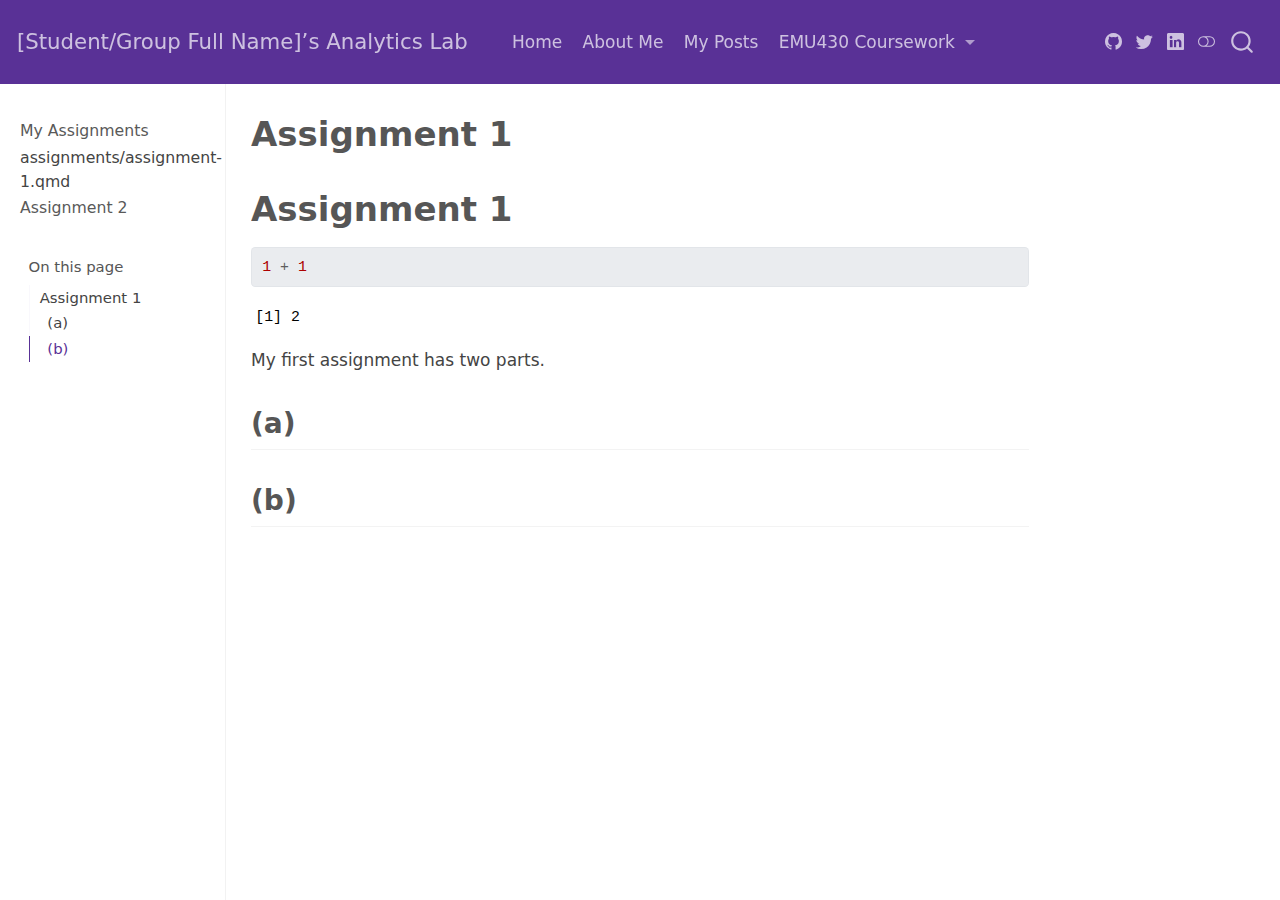
<file: _site/assignment-1.html>
<!DOCTYPE html>
<html xmlns="http://www.w3.org/1999/xhtml" lang="en" xml:lang="en"><head>

<meta charset="utf-8">
<meta name="generator" content="quarto-1.3.450">

<meta name="viewport" content="width=device-width, initial-scale=1.0, user-scalable=yes">


<title>[Student/Group Full Name]’s Analytics Lab - Assignment 1</title>
<style>
code{white-space: pre-wrap;}
span.smallcaps{font-variant: small-caps;}
div.columns{display: flex; gap: min(4vw, 1.5em);}
div.column{flex: auto; overflow-x: auto;}
div.hanging-indent{margin-left: 1.5em; text-indent: -1.5em;}
ul.task-list{list-style: none;}
ul.task-list li input[type="checkbox"] {
  width: 0.8em;
  margin: 0 0.8em 0.2em -1em; /* quarto-specific, see https://github.com/quarto-dev/quarto-cli/issues/4556 */ 
  vertical-align: middle;
}
/* CSS for syntax highlighting */
pre > code.sourceCode { white-space: pre; position: relative; }
pre > code.sourceCode > span { display: inline-block; line-height: 1.25; }
pre > code.sourceCode > span:empty { height: 1.2em; }
.sourceCode { overflow: visible; }
code.sourceCode > span { color: inherit; text-decoration: inherit; }
div.sourceCode { margin: 1em 0; }
pre.sourceCode { margin: 0; }
@media screen {
div.sourceCode { overflow: auto; }
}
@media print {
pre > code.sourceCode { white-space: pre-wrap; }
pre > code.sourceCode > span { text-indent: -5em; padding-left: 5em; }
}
pre.numberSource code
  { counter-reset: source-line 0; }
pre.numberSource code > span
  { position: relative; left: -4em; counter-increment: source-line; }
pre.numberSource code > span > a:first-child::before
  { content: counter(source-line);
    position: relative; left: -1em; text-align: right; vertical-align: baseline;
    border: none; display: inline-block;
    -webkit-touch-callout: none; -webkit-user-select: none;
    -khtml-user-select: none; -moz-user-select: none;
    -ms-user-select: none; user-select: none;
    padding: 0 4px; width: 4em;
  }
pre.numberSource { margin-left: 3em;  padding-left: 4px; }
div.sourceCode
  {   }
@media screen {
pre > code.sourceCode > span > a:first-child::before { text-decoration: underline; }
}
</style>


<script src="site_libs/quarto-nav/quarto-nav.js"></script>
<script src="site_libs/quarto-nav/headroom.min.js"></script>
<script src="site_libs/clipboard/clipboard.min.js"></script>
<script src="site_libs/quarto-search/autocomplete.umd.js"></script>
<script src="site_libs/quarto-search/fuse.min.js"></script>
<script src="site_libs/quarto-search/quarto-search.js"></script>
<meta name="quarto:offset" content="./">
<script src="site_libs/quarto-html/quarto.js"></script>
<script src="site_libs/quarto-html/popper.min.js"></script>
<script src="site_libs/quarto-html/tippy.umd.min.js"></script>
<script src="site_libs/quarto-html/anchor.min.js"></script>
<link href="site_libs/quarto-html/tippy.css" rel="stylesheet">
<link href="site_libs/quarto-html/quarto-syntax-highlighting.css" rel="stylesheet" class="quarto-color-scheme" id="quarto-text-highlighting-styles">
<link href="site_libs/quarto-html/quarto-syntax-highlighting-dark.css" rel="prefetch" class="quarto-color-scheme quarto-color-alternate" id="quarto-text-highlighting-styles">
<script src="site_libs/bootstrap/bootstrap.min.js"></script>
<link href="site_libs/bootstrap/bootstrap-icons.css" rel="stylesheet">
<link href="site_libs/bootstrap/bootstrap.min.css" rel="stylesheet" class="quarto-color-scheme" id="quarto-bootstrap" data-mode="light">
<link href="site_libs/bootstrap/bootstrap-dark.min.css" rel="prefetch" class="quarto-color-scheme quarto-color-alternate" id="quarto-bootstrap" data-mode="dark">
<script id="quarto-search-options" type="application/json">{
  "location": "navbar",
  "copy-button": false,
  "collapse-after": 3,
  "panel-placement": "end",
  "type": "overlay",
  "limit": 20,
  "language": {
    "search-no-results-text": "No results",
    "search-matching-documents-text": "matching documents",
    "search-copy-link-title": "Copy link to search",
    "search-hide-matches-text": "Hide additional matches",
    "search-more-match-text": "more match in this document",
    "search-more-matches-text": "more matches in this document",
    "search-clear-button-title": "Clear",
    "search-detached-cancel-button-title": "Cancel",
    "search-submit-button-title": "Submit",
    "search-label": "Search"
  }
}</script>


<link rel="stylesheet" href="styles.css">
</head>

<body class="nav-sidebar docked nav-fixed">

<div id="quarto-search-results"></div>
  <header id="quarto-header" class="headroom fixed-top">
    <nav class="navbar navbar-expand-lg navbar-dark ">
      <div class="navbar-container container-fluid">
      <div class="navbar-brand-container">
    <a class="navbar-brand" href="./index.html">
    <span class="navbar-title">[Student/Group Full Name]’s Analytics Lab</span>
    </a>
  </div>
            <div id="quarto-search" class="" title="Search"></div>
          <button class="navbar-toggler" type="button" data-bs-toggle="collapse" data-bs-target="#navbarCollapse" aria-controls="navbarCollapse" aria-expanded="false" aria-label="Toggle navigation" onclick="if (window.quartoToggleHeadroom) { window.quartoToggleHeadroom(); }">
  <span class="navbar-toggler-icon"></span>
</button>
          <div class="collapse navbar-collapse" id="navbarCollapse">
            <ul class="navbar-nav navbar-nav-scroll me-auto">
  <li class="nav-item">
    <a class="nav-link" href="./index.html" rel="" target="">
 <span class="menu-text">Home</span></a>
  </li>  
  <li class="nav-item">
    <a class="nav-link" href="./about.html" rel="" target="">
 <span class="menu-text">About Me</span></a>
  </li>  
  <li class="nav-item">
    <a class="nav-link" href="./posts.html" rel="" target="">
 <span class="menu-text">My Posts</span></a>
  </li>  
  <li class="nav-item dropdown ">
    <a class="nav-link dropdown-toggle" href="#" id="nav-menu-emu430-coursework" role="button" data-bs-toggle="dropdown" aria-expanded="false" rel="" target="">
 <span class="menu-text">EMU430 Coursework</span>
    </a>
    <ul class="dropdown-menu" aria-labelledby="nav-menu-emu430-coursework">    
        <li>
    <a class="dropdown-item" href="./assignments.html" rel="" target="">
 <span class="dropdown-text">Assignments</span></a>
  </li>  
        <li>
    <a class="dropdown-item" href="./project.html" rel="" target="">
 <span class="dropdown-text">Project</span></a>
  </li>  
    </ul>
  </li>
</ul>
            <div class="quarto-navbar-tools ms-auto tools-wide">
    <a href="https://twitter.com" rel="" title="" class="quarto-navigation-tool px-1" aria-label=""><i class="bi bi-github"></i></a>
    <a href="https://twitter.com" rel="" title="" class="quarto-navigation-tool px-1" aria-label=""><i class="bi bi-twitter"></i></a>
    <a href="https://linkedin.com" rel="" title="" class="quarto-navigation-tool px-1" aria-label=""><i class="bi bi-linkedin"></i></a>
  <a href="" class="quarto-color-scheme-toggle quarto-navigation-tool  px-1" onclick="window.quartoToggleColorScheme(); return false;" title="Toggle dark mode"><i class="bi"></i></a>
</div>
          </div> <!-- /navcollapse -->
      </div> <!-- /container-fluid -->
    </nav>
  <nav class="quarto-secondary-nav">
    <div class="container-fluid d-flex">
      <button type="button" class="quarto-btn-toggle btn" data-bs-toggle="collapse" data-bs-target="#quarto-sidebar,#quarto-sidebar-glass" aria-controls="quarto-sidebar" aria-expanded="false" aria-label="Toggle sidebar navigation" onclick="if (window.quartoToggleHeadroom) { window.quartoToggleHeadroom(); }">
        <i class="bi bi-layout-text-sidebar-reverse"></i>
      </button>
      <nav class="quarto-page-breadcrumbs" aria-label="breadcrumb"><ol class="breadcrumb"><li class="breadcrumb-item">Assignment 1</li></ol></nav>
      <a class="flex-grow-1" role="button" data-bs-toggle="collapse" data-bs-target="#quarto-sidebar,#quarto-sidebar-glass" aria-controls="quarto-sidebar" aria-expanded="false" aria-label="Toggle sidebar navigation" onclick="if (window.quartoToggleHeadroom) { window.quartoToggleHeadroom(); }">      
      </a>
    </div>
  </nav>
</header>
<!-- content -->
<div id="quarto-content" class="quarto-container page-columns page-rows-contents page-layout-article page-navbar">
<!-- sidebar -->
  <nav id="quarto-sidebar" class="sidebar collapse collapse-horizontal sidebar-navigation docked overflow-auto">
    <div class="sidebar-menu-container"> 
    <ul class="list-unstyled mt-1">
        <li class="sidebar-item">
  <div class="sidebar-item-container"> 
  <a href="./assignments.html" class="sidebar-item-text sidebar-link">
 <span class="menu-text">My Assignments</span></a>
  </div>
</li>
        <li class="sidebar-item">
 <span class="menu-text">assignments/assignment-1.qmd</span>
  </li>
        <li class="sidebar-item">
  <div class="sidebar-item-container"> 
  <a href="./assignments/assignment-2.html" class="sidebar-item-text sidebar-link">
 <span class="menu-text">Assignment 2</span></a>
  </div>
</li>
    </ul>
    </div>
    <nav id="TOC" role="doc-toc" class="toc-active">
    <h2 id="toc-title">On this page</h2>
   
  <ul>
  <li><a href="#assignment-1" id="toc-assignment-1" class="nav-link active" data-scroll-target="#assignment-1">Assignment 1</a>
  <ul class="collapse">
  <li><a href="#a" id="toc-a" class="nav-link" data-scroll-target="#a">(a)</a></li>
  <li><a href="#b" id="toc-b" class="nav-link" data-scroll-target="#b">(b)</a></li>
  </ul></li>
  </ul>
</nav>
</nav>
<div id="quarto-sidebar-glass" data-bs-toggle="collapse" data-bs-target="#quarto-sidebar,#quarto-sidebar-glass"></div>
<!-- margin-sidebar -->
    <div id="quarto-margin-sidebar" class="sidebar margin-sidebar">
    </div>
<!-- main -->
<main class="content" id="quarto-document-content">

<header id="title-block-header" class="quarto-title-block default">
<div class="quarto-title">
<h1 class="title">Assignment 1</h1>
</div>



<div class="quarto-title-meta">

    
  
    
  </div>
  

</header>

<section id="assignment-1" class="level1">
<h1>Assignment 1</h1>
<div class="cell">
<div class="sourceCode cell-code" id="cb1"><pre class="sourceCode r code-with-copy"><code class="sourceCode r"><span id="cb1-1"><a href="#cb1-1" aria-hidden="true" tabindex="-1"></a><span class="dv">1</span> <span class="sc">+</span> <span class="dv">1</span></span></code><button title="Copy to Clipboard" class="code-copy-button"><i class="bi"></i></button></pre></div>
<div class="cell-output cell-output-stdout">
<pre><code>[1] 2</code></pre>
</div>
</div>
<p>My first assignment has two parts.</p>
<section id="a" class="level2">
<h2 class="anchored" data-anchor-id="a">(a)</h2>
</section>
<section id="b" class="level2">
<h2 class="anchored" data-anchor-id="b">(b)</h2>


</section>
</section>

</main> <!-- /main -->
<script id="quarto-html-after-body" type="application/javascript">
window.document.addEventListener("DOMContentLoaded", function (event) {
  const toggleBodyColorMode = (bsSheetEl) => {
    const mode = bsSheetEl.getAttribute("data-mode");
    const bodyEl = window.document.querySelector("body");
    if (mode === "dark") {
      bodyEl.classList.add("quarto-dark");
      bodyEl.classList.remove("quarto-light");
    } else {
      bodyEl.classList.add("quarto-light");
      bodyEl.classList.remove("quarto-dark");
    }
  }
  const toggleBodyColorPrimary = () => {
    const bsSheetEl = window.document.querySelector("link#quarto-bootstrap");
    if (bsSheetEl) {
      toggleBodyColorMode(bsSheetEl);
    }
  }
  toggleBodyColorPrimary();  
  const disableStylesheet = (stylesheets) => {
    for (let i=0; i < stylesheets.length; i++) {
      const stylesheet = stylesheets[i];
      stylesheet.rel = 'prefetch';
    }
  }
  const enableStylesheet = (stylesheets) => {
    for (let i=0; i < stylesheets.length; i++) {
      const stylesheet = stylesheets[i];
      stylesheet.rel = 'stylesheet';
    }
  }
  const manageTransitions = (selector, allowTransitions) => {
    const els = window.document.querySelectorAll(selector);
    for (let i=0; i < els.length; i++) {
      const el = els[i];
      if (allowTransitions) {
        el.classList.remove('notransition');
      } else {
        el.classList.add('notransition');
      }
    }
  }
  const toggleColorMode = (alternate) => {
    // Switch the stylesheets
    const alternateStylesheets = window.document.querySelectorAll('link.quarto-color-scheme.quarto-color-alternate');
    manageTransitions('#quarto-margin-sidebar .nav-link', false);
    if (alternate) {
      enableStylesheet(alternateStylesheets);
      for (const sheetNode of alternateStylesheets) {
        if (sheetNode.id === "quarto-bootstrap") {
          toggleBodyColorMode(sheetNode);
        }
      }
    } else {
      disableStylesheet(alternateStylesheets);
      toggleBodyColorPrimary();
    }
    manageTransitions('#quarto-margin-sidebar .nav-link', true);
    // Switch the toggles
    const toggles = window.document.querySelectorAll('.quarto-color-scheme-toggle');
    for (let i=0; i < toggles.length; i++) {
      const toggle = toggles[i];
      if (toggle) {
        if (alternate) {
          toggle.classList.add("alternate");     
        } else {
          toggle.classList.remove("alternate");
        }
      }
    }
    // Hack to workaround the fact that safari doesn't
    // properly recolor the scrollbar when toggling (#1455)
    if (navigator.userAgent.indexOf('Safari') > 0 && navigator.userAgent.indexOf('Chrome') == -1) {
      manageTransitions("body", false);
      window.scrollTo(0, 1);
      setTimeout(() => {
        window.scrollTo(0, 0);
        manageTransitions("body", true);
      }, 40);  
    }
  }
  const isFileUrl = () => { 
    return window.location.protocol === 'file:';
  }
  const hasAlternateSentinel = () => {  
    let styleSentinel = getColorSchemeSentinel();
    if (styleSentinel !== null) {
      return styleSentinel === "alternate";
    } else {
      return false;
    }
  }
  const setStyleSentinel = (alternate) => {
    const value = alternate ? "alternate" : "default";
    if (!isFileUrl()) {
      window.localStorage.setItem("quarto-color-scheme", value);
    } else {
      localAlternateSentinel = value;
    }
  }
  const getColorSchemeSentinel = () => {
    if (!isFileUrl()) {
      const storageValue = window.localStorage.getItem("quarto-color-scheme");
      return storageValue != null ? storageValue : localAlternateSentinel;
    } else {
      return localAlternateSentinel;
    }
  }
  let localAlternateSentinel = 'default';
  // Dark / light mode switch
  window.quartoToggleColorScheme = () => {
    // Read the current dark / light value 
    let toAlternate = !hasAlternateSentinel();
    toggleColorMode(toAlternate);
    setStyleSentinel(toAlternate);
  };
  // Ensure there is a toggle, if there isn't float one in the top right
  if (window.document.querySelector('.quarto-color-scheme-toggle') === null) {
    const a = window.document.createElement('a');
    a.classList.add('top-right');
    a.classList.add('quarto-color-scheme-toggle');
    a.href = "";
    a.onclick = function() { try { window.quartoToggleColorScheme(); } catch {} return false; };
    const i = window.document.createElement("i");
    i.classList.add('bi');
    a.appendChild(i);
    window.document.body.appendChild(a);
  }
  // Switch to dark mode if need be
  if (hasAlternateSentinel()) {
    toggleColorMode(true);
  } else {
    toggleColorMode(false);
  }
  const icon = "";
  const anchorJS = new window.AnchorJS();
  anchorJS.options = {
    placement: 'right',
    icon: icon
  };
  anchorJS.add('.anchored');
  const isCodeAnnotation = (el) => {
    for (const clz of el.classList) {
      if (clz.startsWith('code-annotation-')) {                     
        return true;
      }
    }
    return false;
  }
  const clipboard = new window.ClipboardJS('.code-copy-button', {
    text: function(trigger) {
      const codeEl = trigger.previousElementSibling.cloneNode(true);
      for (const childEl of codeEl.children) {
        if (isCodeAnnotation(childEl)) {
          childEl.remove();
        }
      }
      return codeEl.innerText;
    }
  });
  clipboard.on('success', function(e) {
    // button target
    const button = e.trigger;
    // don't keep focus
    button.blur();
    // flash "checked"
    button.classList.add('code-copy-button-checked');
    var currentTitle = button.getAttribute("title");
    button.setAttribute("title", "Copied!");
    let tooltip;
    if (window.bootstrap) {
      button.setAttribute("data-bs-toggle", "tooltip");
      button.setAttribute("data-bs-placement", "left");
      button.setAttribute("data-bs-title", "Copied!");
      tooltip = new bootstrap.Tooltip(button, 
        { trigger: "manual", 
          customClass: "code-copy-button-tooltip",
          offset: [0, -8]});
      tooltip.show();    
    }
    setTimeout(function() {
      if (tooltip) {
        tooltip.hide();
        button.removeAttribute("data-bs-title");
        button.removeAttribute("data-bs-toggle");
        button.removeAttribute("data-bs-placement");
      }
      button.setAttribute("title", currentTitle);
      button.classList.remove('code-copy-button-checked');
    }, 1000);
    // clear code selection
    e.clearSelection();
  });
  function tippyHover(el, contentFn) {
    const config = {
      allowHTML: true,
      content: contentFn,
      maxWidth: 500,
      delay: 100,
      arrow: false,
      appendTo: function(el) {
          return el.parentElement;
      },
      interactive: true,
      interactiveBorder: 10,
      theme: 'quarto',
      placement: 'bottom-start'
    };
    window.tippy(el, config); 
  }
  const noterefs = window.document.querySelectorAll('a[role="doc-noteref"]');
  for (var i=0; i<noterefs.length; i++) {
    const ref = noterefs[i];
    tippyHover(ref, function() {
      // use id or data attribute instead here
      let href = ref.getAttribute('data-footnote-href') || ref.getAttribute('href');
      try { href = new URL(href).hash; } catch {}
      const id = href.replace(/^#\/?/, "");
      const note = window.document.getElementById(id);
      return note.innerHTML;
    });
  }
      let selectedAnnoteEl;
      const selectorForAnnotation = ( cell, annotation) => {
        let cellAttr = 'data-code-cell="' + cell + '"';
        let lineAttr = 'data-code-annotation="' +  annotation + '"';
        const selector = 'span[' + cellAttr + '][' + lineAttr + ']';
        return selector;
      }
      const selectCodeLines = (annoteEl) => {
        const doc = window.document;
        const targetCell = annoteEl.getAttribute("data-target-cell");
        const targetAnnotation = annoteEl.getAttribute("data-target-annotation");
        const annoteSpan = window.document.querySelector(selectorForAnnotation(targetCell, targetAnnotation));
        const lines = annoteSpan.getAttribute("data-code-lines").split(",");
        const lineIds = lines.map((line) => {
          return targetCell + "-" + line;
        })
        let top = null;
        let height = null;
        let parent = null;
        if (lineIds.length > 0) {
            //compute the position of the single el (top and bottom and make a div)
            const el = window.document.getElementById(lineIds[0]);
            top = el.offsetTop;
            height = el.offsetHeight;
            parent = el.parentElement.parentElement;
          if (lineIds.length > 1) {
            const lastEl = window.document.getElementById(lineIds[lineIds.length - 1]);
            const bottom = lastEl.offsetTop + lastEl.offsetHeight;
            height = bottom - top;
          }
          if (top !== null && height !== null && parent !== null) {
            // cook up a div (if necessary) and position it 
            let div = window.document.getElementById("code-annotation-line-highlight");
            if (div === null) {
              div = window.document.createElement("div");
              div.setAttribute("id", "code-annotation-line-highlight");
              div.style.position = 'absolute';
              parent.appendChild(div);
            }
            div.style.top = top - 2 + "px";
            div.style.height = height + 4 + "px";
            let gutterDiv = window.document.getElementById("code-annotation-line-highlight-gutter");
            if (gutterDiv === null) {
              gutterDiv = window.document.createElement("div");
              gutterDiv.setAttribute("id", "code-annotation-line-highlight-gutter");
              gutterDiv.style.position = 'absolute';
              const codeCell = window.document.getElementById(targetCell);
              const gutter = codeCell.querySelector('.code-annotation-gutter');
              gutter.appendChild(gutterDiv);
            }
            gutterDiv.style.top = top - 2 + "px";
            gutterDiv.style.height = height + 4 + "px";
          }
          selectedAnnoteEl = annoteEl;
        }
      };
      const unselectCodeLines = () => {
        const elementsIds = ["code-annotation-line-highlight", "code-annotation-line-highlight-gutter"];
        elementsIds.forEach((elId) => {
          const div = window.document.getElementById(elId);
          if (div) {
            div.remove();
          }
        });
        selectedAnnoteEl = undefined;
      };
      // Attach click handler to the DT
      const annoteDls = window.document.querySelectorAll('dt[data-target-cell]');
      for (const annoteDlNode of annoteDls) {
        annoteDlNode.addEventListener('click', (event) => {
          const clickedEl = event.target;
          if (clickedEl !== selectedAnnoteEl) {
            unselectCodeLines();
            const activeEl = window.document.querySelector('dt[data-target-cell].code-annotation-active');
            if (activeEl) {
              activeEl.classList.remove('code-annotation-active');
            }
            selectCodeLines(clickedEl);
            clickedEl.classList.add('code-annotation-active');
          } else {
            // Unselect the line
            unselectCodeLines();
            clickedEl.classList.remove('code-annotation-active');
          }
        });
      }
  const findCites = (el) => {
    const parentEl = el.parentElement;
    if (parentEl) {
      const cites = parentEl.dataset.cites;
      if (cites) {
        return {
          el,
          cites: cites.split(' ')
        };
      } else {
        return findCites(el.parentElement)
      }
    } else {
      return undefined;
    }
  };
  var bibliorefs = window.document.querySelectorAll('a[role="doc-biblioref"]');
  for (var i=0; i<bibliorefs.length; i++) {
    const ref = bibliorefs[i];
    const citeInfo = findCites(ref);
    if (citeInfo) {
      tippyHover(citeInfo.el, function() {
        var popup = window.document.createElement('div');
        citeInfo.cites.forEach(function(cite) {
          var citeDiv = window.document.createElement('div');
          citeDiv.classList.add('hanging-indent');
          citeDiv.classList.add('csl-entry');
          var biblioDiv = window.document.getElementById('ref-' + cite);
          if (biblioDiv) {
            citeDiv.innerHTML = biblioDiv.innerHTML;
          }
          popup.appendChild(citeDiv);
        });
        return popup.innerHTML;
      });
    }
  }
});
</script>
</div> <!-- /content -->



</body></html>
</file>
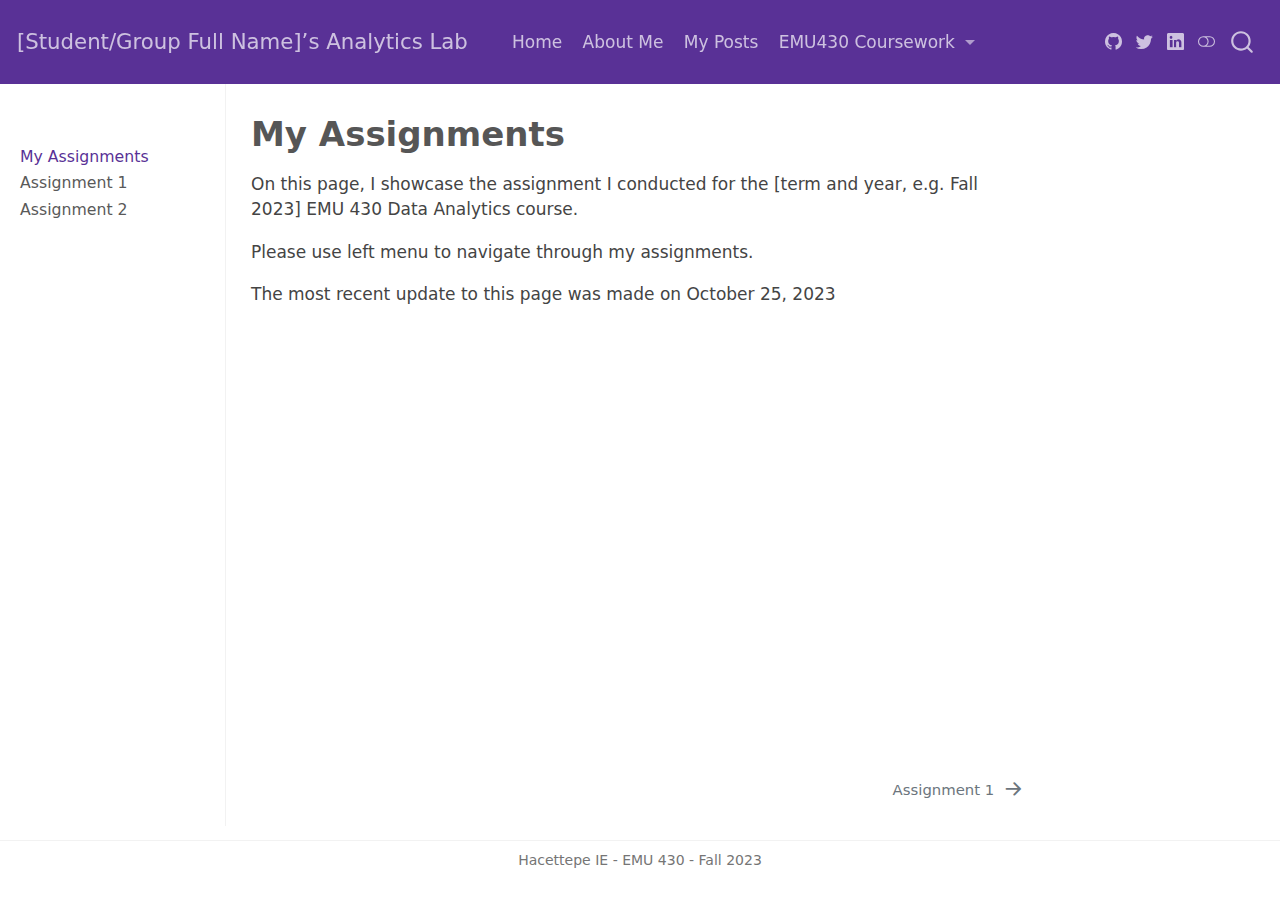
<file: _site/assignments.html>
<!DOCTYPE html>
<html xmlns="http://www.w3.org/1999/xhtml" lang="en" xml:lang="en"><head>

<meta charset="utf-8">
<meta name="generator" content="quarto-1.3.450">

<meta name="viewport" content="width=device-width, initial-scale=1.0, user-scalable=yes">


<title>[Student/Group Full Name]’s Analytics Lab - My Assignments</title>
<style>
code{white-space: pre-wrap;}
span.smallcaps{font-variant: small-caps;}
div.columns{display: flex; gap: min(4vw, 1.5em);}
div.column{flex: auto; overflow-x: auto;}
div.hanging-indent{margin-left: 1.5em; text-indent: -1.5em;}
ul.task-list{list-style: none;}
ul.task-list li input[type="checkbox"] {
  width: 0.8em;
  margin: 0 0.8em 0.2em -1em; /* quarto-specific, see https://github.com/quarto-dev/quarto-cli/issues/4556 */ 
  vertical-align: middle;
}
</style>


<script src="site_libs/quarto-nav/quarto-nav.js"></script>
<script src="site_libs/quarto-nav/headroom.min.js"></script>
<script src="site_libs/clipboard/clipboard.min.js"></script>
<script src="site_libs/quarto-search/autocomplete.umd.js"></script>
<script src="site_libs/quarto-search/fuse.min.js"></script>
<script src="site_libs/quarto-search/quarto-search.js"></script>
<meta name="quarto:offset" content="./">
<link href="./assignments/assignment-1.html" rel="next">
<script src="site_libs/quarto-html/quarto.js"></script>
<script src="site_libs/quarto-html/popper.min.js"></script>
<script src="site_libs/quarto-html/tippy.umd.min.js"></script>
<script src="site_libs/quarto-html/anchor.min.js"></script>
<link href="site_libs/quarto-html/tippy.css" rel="stylesheet">
<link href="site_libs/quarto-html/quarto-syntax-highlighting.css" rel="stylesheet" class="quarto-color-scheme" id="quarto-text-highlighting-styles">
<link href="site_libs/quarto-html/quarto-syntax-highlighting-dark.css" rel="prefetch" class="quarto-color-scheme quarto-color-alternate" id="quarto-text-highlighting-styles">
<script src="site_libs/bootstrap/bootstrap.min.js"></script>
<link href="site_libs/bootstrap/bootstrap-icons.css" rel="stylesheet">
<link href="site_libs/bootstrap/bootstrap.min.css" rel="stylesheet" class="quarto-color-scheme" id="quarto-bootstrap" data-mode="light">
<link href="site_libs/bootstrap/bootstrap-dark.min.css" rel="prefetch" class="quarto-color-scheme quarto-color-alternate" id="quarto-bootstrap" data-mode="dark">
<script id="quarto-search-options" type="application/json">{
  "location": "navbar",
  "copy-button": false,
  "collapse-after": 3,
  "panel-placement": "end",
  "type": "overlay",
  "limit": 20,
  "language": {
    "search-no-results-text": "No results",
    "search-matching-documents-text": "matching documents",
    "search-copy-link-title": "Copy link to search",
    "search-hide-matches-text": "Hide additional matches",
    "search-more-match-text": "more match in this document",
    "search-more-matches-text": "more matches in this document",
    "search-clear-button-title": "Clear",
    "search-detached-cancel-button-title": "Cancel",
    "search-submit-button-title": "Submit",
    "search-label": "Search"
  }
}</script>


<link rel="stylesheet" href="styles.css">
</head>

<body class="nav-sidebar docked nav-fixed">

<div id="quarto-search-results"></div>
  <header id="quarto-header" class="headroom fixed-top">
    <nav class="navbar navbar-expand-lg navbar-dark ">
      <div class="navbar-container container-fluid">
      <div class="navbar-brand-container">
    <a class="navbar-brand" href="./index.html">
    <span class="navbar-title">[Student/Group Full Name]’s Analytics Lab</span>
    </a>
  </div>
            <div id="quarto-search" class="" title="Search"></div>
          <button class="navbar-toggler" type="button" data-bs-toggle="collapse" data-bs-target="#navbarCollapse" aria-controls="navbarCollapse" aria-expanded="false" aria-label="Toggle navigation" onclick="if (window.quartoToggleHeadroom) { window.quartoToggleHeadroom(); }">
  <span class="navbar-toggler-icon"></span>
</button>
          <div class="collapse navbar-collapse" id="navbarCollapse">
            <ul class="navbar-nav navbar-nav-scroll me-auto">
  <li class="nav-item">
    <a class="nav-link" href="./index.html" rel="" target="">
 <span class="menu-text">Home</span></a>
  </li>  
  <li class="nav-item">
    <a class="nav-link" href="./about.html" rel="" target="">
 <span class="menu-text">About Me</span></a>
  </li>  
  <li class="nav-item">
    <a class="nav-link" href="./posts.html" rel="" target="">
 <span class="menu-text">My Posts</span></a>
  </li>  
  <li class="nav-item dropdown ">
    <a class="nav-link dropdown-toggle" href="#" id="nav-menu-emu430-coursework" role="button" data-bs-toggle="dropdown" aria-expanded="false" rel="" target="">
 <span class="menu-text">EMU430 Coursework</span>
    </a>
    <ul class="dropdown-menu" aria-labelledby="nav-menu-emu430-coursework">    
        <li>
    <a class="dropdown-item" href="./assignments.html" rel="" target="">
 <span class="dropdown-text">Assignments</span></a>
  </li>  
        <li>
    <a class="dropdown-item" href="./project.html" rel="" target="">
 <span class="dropdown-text">Project</span></a>
  </li>  
    </ul>
  </li>
</ul>
            <div class="quarto-navbar-tools ms-auto tools-wide">
    <a href="https://twitter.com" rel="" title="" class="quarto-navigation-tool px-1" aria-label=""><i class="bi bi-github"></i></a>
    <a href="https://twitter.com" rel="" title="" class="quarto-navigation-tool px-1" aria-label=""><i class="bi bi-twitter"></i></a>
    <a href="https://linkedin.com" rel="" title="" class="quarto-navigation-tool px-1" aria-label=""><i class="bi bi-linkedin"></i></a>
  <a href="" class="quarto-color-scheme-toggle quarto-navigation-tool  px-1" onclick="window.quartoToggleColorScheme(); return false;" title="Toggle dark mode"><i class="bi"></i></a>
</div>
          </div> <!-- /navcollapse -->
      </div> <!-- /container-fluid -->
    </nav>
  <nav class="quarto-secondary-nav">
    <div class="container-fluid d-flex">
      <button type="button" class="quarto-btn-toggle btn" data-bs-toggle="collapse" data-bs-target="#quarto-sidebar,#quarto-sidebar-glass" aria-controls="quarto-sidebar" aria-expanded="false" aria-label="Toggle sidebar navigation" onclick="if (window.quartoToggleHeadroom) { window.quartoToggleHeadroom(); }">
        <i class="bi bi-layout-text-sidebar-reverse"></i>
      </button>
      <nav class="quarto-page-breadcrumbs" aria-label="breadcrumb"><ol class="breadcrumb"><li class="breadcrumb-item"><a href="./assignments.html">My Assignments</a></li></ol></nav>
      <a class="flex-grow-1" role="button" data-bs-toggle="collapse" data-bs-target="#quarto-sidebar,#quarto-sidebar-glass" aria-controls="quarto-sidebar" aria-expanded="false" aria-label="Toggle sidebar navigation" onclick="if (window.quartoToggleHeadroom) { window.quartoToggleHeadroom(); }">      
      </a>
      <button type="button" class="btn quarto-search-button" aria-label="" onclick="window.quartoOpenSearch();">
        <i class="bi bi-search"></i>
      </button>
    </div>
  </nav>
</header>
<!-- content -->
<div id="quarto-content" class="quarto-container page-columns page-rows-contents page-layout-article page-navbar">
<!-- sidebar -->
  <nav id="quarto-sidebar" class="sidebar collapse collapse-horizontal sidebar-navigation docked overflow-auto">
        <div class="mt-2 flex-shrink-0 align-items-center">
        <div class="sidebar-search">
        <div id="quarto-search" class="" title="Search"></div>
        </div>
        </div>
    <div class="sidebar-menu-container"> 
    <ul class="list-unstyled mt-1">
        <li class="sidebar-item">
  <div class="sidebar-item-container"> 
  <a href="./assignments.html" class="sidebar-item-text sidebar-link active">
 <span class="menu-text">My Assignments</span></a>
  </div>
</li>
        <li class="sidebar-item">
  <div class="sidebar-item-container"> 
  <a href="./assignments/assignment-1.html" class="sidebar-item-text sidebar-link">
 <span class="menu-text">Assignment 1</span></a>
  </div>
</li>
        <li class="sidebar-item">
  <div class="sidebar-item-container"> 
  <a href="./assignments/assignment-2.html" class="sidebar-item-text sidebar-link">
 <span class="menu-text">Assignment 2</span></a>
  </div>
</li>
    </ul>
    </div>
    
</nav>
<div id="quarto-sidebar-glass" data-bs-toggle="collapse" data-bs-target="#quarto-sidebar,#quarto-sidebar-glass"></div>
<!-- margin-sidebar -->
    <div id="quarto-margin-sidebar" class="sidebar margin-sidebar">
    </div>
<!-- main -->
<main class="content" id="quarto-document-content">

<header id="title-block-header" class="quarto-title-block default">
<div class="quarto-title">
<h1 class="title">My Assignments</h1>
</div>



<div class="quarto-title-meta">

    
  
    
  </div>
  

</header>

<p>On this page, I showcase the assignment I conducted for the [term and year, e.g.&nbsp;Fall 2023] EMU 430 Data Analytics course.</p>
<p>Please use left menu to navigate through my assignments.</p>
<p>The most recent update to this page was made on October 25, 2023</p>



<a onclick="window.scrollTo(0, 0); return false;" role="button" id="quarto-back-to-top"><i class="bi bi-arrow-up"></i> Back to top</a></main> <!-- /main -->
<script id="quarto-html-after-body" type="application/javascript">
window.document.addEventListener("DOMContentLoaded", function (event) {
  const toggleBodyColorMode = (bsSheetEl) => {
    const mode = bsSheetEl.getAttribute("data-mode");
    const bodyEl = window.document.querySelector("body");
    if (mode === "dark") {
      bodyEl.classList.add("quarto-dark");
      bodyEl.classList.remove("quarto-light");
    } else {
      bodyEl.classList.add("quarto-light");
      bodyEl.classList.remove("quarto-dark");
    }
  }
  const toggleBodyColorPrimary = () => {
    const bsSheetEl = window.document.querySelector("link#quarto-bootstrap");
    if (bsSheetEl) {
      toggleBodyColorMode(bsSheetEl);
    }
  }
  toggleBodyColorPrimary();  
  const disableStylesheet = (stylesheets) => {
    for (let i=0; i < stylesheets.length; i++) {
      const stylesheet = stylesheets[i];
      stylesheet.rel = 'prefetch';
    }
  }
  const enableStylesheet = (stylesheets) => {
    for (let i=0; i < stylesheets.length; i++) {
      const stylesheet = stylesheets[i];
      stylesheet.rel = 'stylesheet';
    }
  }
  const manageTransitions = (selector, allowTransitions) => {
    const els = window.document.querySelectorAll(selector);
    for (let i=0; i < els.length; i++) {
      const el = els[i];
      if (allowTransitions) {
        el.classList.remove('notransition');
      } else {
        el.classList.add('notransition');
      }
    }
  }
  const toggleColorMode = (alternate) => {
    // Switch the stylesheets
    const alternateStylesheets = window.document.querySelectorAll('link.quarto-color-scheme.quarto-color-alternate');
    manageTransitions('#quarto-margin-sidebar .nav-link', false);
    if (alternate) {
      enableStylesheet(alternateStylesheets);
      for (const sheetNode of alternateStylesheets) {
        if (sheetNode.id === "quarto-bootstrap") {
          toggleBodyColorMode(sheetNode);
        }
      }
    } else {
      disableStylesheet(alternateStylesheets);
      toggleBodyColorPrimary();
    }
    manageTransitions('#quarto-margin-sidebar .nav-link', true);
    // Switch the toggles
    const toggles = window.document.querySelectorAll('.quarto-color-scheme-toggle');
    for (let i=0; i < toggles.length; i++) {
      const toggle = toggles[i];
      if (toggle) {
        if (alternate) {
          toggle.classList.add("alternate");     
        } else {
          toggle.classList.remove("alternate");
        }
      }
    }
    // Hack to workaround the fact that safari doesn't
    // properly recolor the scrollbar when toggling (#1455)
    if (navigator.userAgent.indexOf('Safari') > 0 && navigator.userAgent.indexOf('Chrome') == -1) {
      manageTransitions("body", false);
      window.scrollTo(0, 1);
      setTimeout(() => {
        window.scrollTo(0, 0);
        manageTransitions("body", true);
      }, 40);  
    }
  }
  const isFileUrl = () => { 
    return window.location.protocol === 'file:';
  }
  const hasAlternateSentinel = () => {  
    let styleSentinel = getColorSchemeSentinel();
    if (styleSentinel !== null) {
      return styleSentinel === "alternate";
    } else {
      return false;
    }
  }
  const setStyleSentinel = (alternate) => {
    const value = alternate ? "alternate" : "default";
    if (!isFileUrl()) {
      window.localStorage.setItem("quarto-color-scheme", value);
    } else {
      localAlternateSentinel = value;
    }
  }
  const getColorSchemeSentinel = () => {
    if (!isFileUrl()) {
      const storageValue = window.localStorage.getItem("quarto-color-scheme");
      return storageValue != null ? storageValue : localAlternateSentinel;
    } else {
      return localAlternateSentinel;
    }
  }
  let localAlternateSentinel = 'default';
  // Dark / light mode switch
  window.quartoToggleColorScheme = () => {
    // Read the current dark / light value 
    let toAlternate = !hasAlternateSentinel();
    toggleColorMode(toAlternate);
    setStyleSentinel(toAlternate);
  };
  // Ensure there is a toggle, if there isn't float one in the top right
  if (window.document.querySelector('.quarto-color-scheme-toggle') === null) {
    const a = window.document.createElement('a');
    a.classList.add('top-right');
    a.classList.add('quarto-color-scheme-toggle');
    a.href = "";
    a.onclick = function() { try { window.quartoToggleColorScheme(); } catch {} return false; };
    const i = window.document.createElement("i");
    i.classList.add('bi');
    a.appendChild(i);
    window.document.body.appendChild(a);
  }
  // Switch to dark mode if need be
  if (hasAlternateSentinel()) {
    toggleColorMode(true);
  } else {
    toggleColorMode(false);
  }
  const icon = "";
  const anchorJS = new window.AnchorJS();
  anchorJS.options = {
    placement: 'right',
    icon: icon
  };
  anchorJS.add('.anchored');
  const isCodeAnnotation = (el) => {
    for (const clz of el.classList) {
      if (clz.startsWith('code-annotation-')) {                     
        return true;
      }
    }
    return false;
  }
  const clipboard = new window.ClipboardJS('.code-copy-button', {
    text: function(trigger) {
      const codeEl = trigger.previousElementSibling.cloneNode(true);
      for (const childEl of codeEl.children) {
        if (isCodeAnnotation(childEl)) {
          childEl.remove();
        }
      }
      return codeEl.innerText;
    }
  });
  clipboard.on('success', function(e) {
    // button target
    const button = e.trigger;
    // don't keep focus
    button.blur();
    // flash "checked"
    button.classList.add('code-copy-button-checked');
    var currentTitle = button.getAttribute("title");
    button.setAttribute("title", "Copied!");
    let tooltip;
    if (window.bootstrap) {
      button.setAttribute("data-bs-toggle", "tooltip");
      button.setAttribute("data-bs-placement", "left");
      button.setAttribute("data-bs-title", "Copied!");
      tooltip = new bootstrap.Tooltip(button, 
        { trigger: "manual", 
          customClass: "code-copy-button-tooltip",
          offset: [0, -8]});
      tooltip.show();    
    }
    setTimeout(function() {
      if (tooltip) {
        tooltip.hide();
        button.removeAttribute("data-bs-title");
        button.removeAttribute("data-bs-toggle");
        button.removeAttribute("data-bs-placement");
      }
      button.setAttribute("title", currentTitle);
      button.classList.remove('code-copy-button-checked');
    }, 1000);
    // clear code selection
    e.clearSelection();
  });
  function tippyHover(el, contentFn) {
    const config = {
      allowHTML: true,
      content: contentFn,
      maxWidth: 500,
      delay: 100,
      arrow: false,
      appendTo: function(el) {
          return el.parentElement;
      },
      interactive: true,
      interactiveBorder: 10,
      theme: 'quarto',
      placement: 'bottom-start'
    };
    window.tippy(el, config); 
  }
  const noterefs = window.document.querySelectorAll('a[role="doc-noteref"]');
  for (var i=0; i<noterefs.length; i++) {
    const ref = noterefs[i];
    tippyHover(ref, function() {
      // use id or data attribute instead here
      let href = ref.getAttribute('data-footnote-href') || ref.getAttribute('href');
      try { href = new URL(href).hash; } catch {}
      const id = href.replace(/^#\/?/, "");
      const note = window.document.getElementById(id);
      return note.innerHTML;
    });
  }
      let selectedAnnoteEl;
      const selectorForAnnotation = ( cell, annotation) => {
        let cellAttr = 'data-code-cell="' + cell + '"';
        let lineAttr = 'data-code-annotation="' +  annotation + '"';
        const selector = 'span[' + cellAttr + '][' + lineAttr + ']';
        return selector;
      }
      const selectCodeLines = (annoteEl) => {
        const doc = window.document;
        const targetCell = annoteEl.getAttribute("data-target-cell");
        const targetAnnotation = annoteEl.getAttribute("data-target-annotation");
        const annoteSpan = window.document.querySelector(selectorForAnnotation(targetCell, targetAnnotation));
        const lines = annoteSpan.getAttribute("data-code-lines").split(",");
        const lineIds = lines.map((line) => {
          return targetCell + "-" + line;
        })
        let top = null;
        let height = null;
        let parent = null;
        if (lineIds.length > 0) {
            //compute the position of the single el (top and bottom and make a div)
            const el = window.document.getElementById(lineIds[0]);
            top = el.offsetTop;
            height = el.offsetHeight;
            parent = el.parentElement.parentElement;
          if (lineIds.length > 1) {
            const lastEl = window.document.getElementById(lineIds[lineIds.length - 1]);
            const bottom = lastEl.offsetTop + lastEl.offsetHeight;
            height = bottom - top;
          }
          if (top !== null && height !== null && parent !== null) {
            // cook up a div (if necessary) and position it 
            let div = window.document.getElementById("code-annotation-line-highlight");
            if (div === null) {
              div = window.document.createElement("div");
              div.setAttribute("id", "code-annotation-line-highlight");
              div.style.position = 'absolute';
              parent.appendChild(div);
            }
            div.style.top = top - 2 + "px";
            div.style.height = height + 4 + "px";
            let gutterDiv = window.document.getElementById("code-annotation-line-highlight-gutter");
            if (gutterDiv === null) {
              gutterDiv = window.document.createElement("div");
              gutterDiv.setAttribute("id", "code-annotation-line-highlight-gutter");
              gutterDiv.style.position = 'absolute';
              const codeCell = window.document.getElementById(targetCell);
              const gutter = codeCell.querySelector('.code-annotation-gutter');
              gutter.appendChild(gutterDiv);
            }
            gutterDiv.style.top = top - 2 + "px";
            gutterDiv.style.height = height + 4 + "px";
          }
          selectedAnnoteEl = annoteEl;
        }
      };
      const unselectCodeLines = () => {
        const elementsIds = ["code-annotation-line-highlight", "code-annotation-line-highlight-gutter"];
        elementsIds.forEach((elId) => {
          const div = window.document.getElementById(elId);
          if (div) {
            div.remove();
          }
        });
        selectedAnnoteEl = undefined;
      };
      // Attach click handler to the DT
      const annoteDls = window.document.querySelectorAll('dt[data-target-cell]');
      for (const annoteDlNode of annoteDls) {
        annoteDlNode.addEventListener('click', (event) => {
          const clickedEl = event.target;
          if (clickedEl !== selectedAnnoteEl) {
            unselectCodeLines();
            const activeEl = window.document.querySelector('dt[data-target-cell].code-annotation-active');
            if (activeEl) {
              activeEl.classList.remove('code-annotation-active');
            }
            selectCodeLines(clickedEl);
            clickedEl.classList.add('code-annotation-active');
          } else {
            // Unselect the line
            unselectCodeLines();
            clickedEl.classList.remove('code-annotation-active');
          }
        });
      }
  const findCites = (el) => {
    const parentEl = el.parentElement;
    if (parentEl) {
      const cites = parentEl.dataset.cites;
      if (cites) {
        return {
          el,
          cites: cites.split(' ')
        };
      } else {
        return findCites(el.parentElement)
      }
    } else {
      return undefined;
    }
  };
  var bibliorefs = window.document.querySelectorAll('a[role="doc-biblioref"]');
  for (var i=0; i<bibliorefs.length; i++) {
    const ref = bibliorefs[i];
    const citeInfo = findCites(ref);
    if (citeInfo) {
      tippyHover(citeInfo.el, function() {
        var popup = window.document.createElement('div');
        citeInfo.cites.forEach(function(cite) {
          var citeDiv = window.document.createElement('div');
          citeDiv.classList.add('hanging-indent');
          citeDiv.classList.add('csl-entry');
          var biblioDiv = window.document.getElementById('ref-' + cite);
          if (biblioDiv) {
            citeDiv.innerHTML = biblioDiv.innerHTML;
          }
          popup.appendChild(citeDiv);
        });
        return popup.innerHTML;
      });
    }
  }
});
</script>
<nav class="page-navigation">
  <div class="nav-page nav-page-previous">
  </div>
  <div class="nav-page nav-page-next">
      <a href="./assignments/assignment-1.html" class="pagination-link">
        <span class="nav-page-text">Assignment 1</span> <i class="bi bi-arrow-right-short"></i>
      </a>
  </div>
</nav>
</div> <!-- /content -->
<footer class="footer">
  <div class="nav-footer">
    <div class="nav-footer-left">
      &nbsp;
    </div>   
    <div class="nav-footer-center">Hacettepe IE - EMU 430 - Fall 2023</div>
    <div class="nav-footer-right">
      &nbsp;
    </div>
  </div>
</footer>



</body></html>
</file>
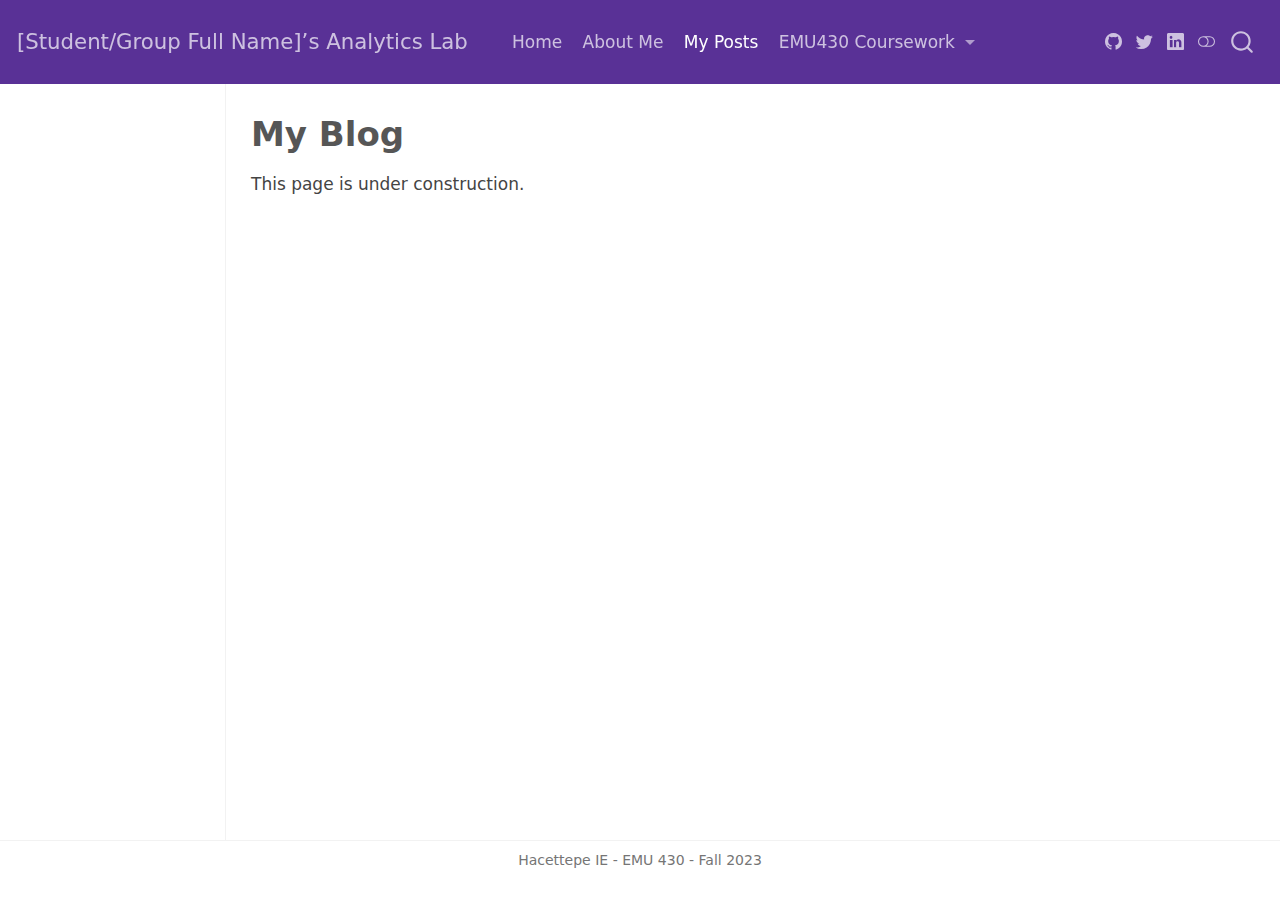
<file: _site/posts.html>
<!DOCTYPE html>
<html xmlns="http://www.w3.org/1999/xhtml" lang="en" xml:lang="en"><head>

<meta charset="utf-8">
<meta name="generator" content="quarto-1.3.450">

<meta name="viewport" content="width=device-width, initial-scale=1.0, user-scalable=yes">


<title>[Student/Group Full Name]’s Analytics Lab - My Blog</title>
<style>
code{white-space: pre-wrap;}
span.smallcaps{font-variant: small-caps;}
div.columns{display: flex; gap: min(4vw, 1.5em);}
div.column{flex: auto; overflow-x: auto;}
div.hanging-indent{margin-left: 1.5em; text-indent: -1.5em;}
ul.task-list{list-style: none;}
ul.task-list li input[type="checkbox"] {
  width: 0.8em;
  margin: 0 0.8em 0.2em -1em; /* quarto-specific, see https://github.com/quarto-dev/quarto-cli/issues/4556 */ 
  vertical-align: middle;
}
</style>


<script src="site_libs/quarto-nav/quarto-nav.js"></script>
<script src="site_libs/quarto-nav/headroom.min.js"></script>
<script src="site_libs/clipboard/clipboard.min.js"></script>
<script src="site_libs/quarto-search/autocomplete.umd.js"></script>
<script src="site_libs/quarto-search/fuse.min.js"></script>
<script src="site_libs/quarto-search/quarto-search.js"></script>
<meta name="quarto:offset" content="./">
<script src="site_libs/quarto-html/quarto.js"></script>
<script src="site_libs/quarto-html/popper.min.js"></script>
<script src="site_libs/quarto-html/tippy.umd.min.js"></script>
<script src="site_libs/quarto-html/anchor.min.js"></script>
<link href="site_libs/quarto-html/tippy.css" rel="stylesheet">
<link href="site_libs/quarto-html/quarto-syntax-highlighting.css" rel="stylesheet" class="quarto-color-scheme" id="quarto-text-highlighting-styles">
<link href="site_libs/quarto-html/quarto-syntax-highlighting-dark.css" rel="prefetch" class="quarto-color-scheme quarto-color-alternate" id="quarto-text-highlighting-styles">
<script src="site_libs/bootstrap/bootstrap.min.js"></script>
<link href="site_libs/bootstrap/bootstrap-icons.css" rel="stylesheet">
<link href="site_libs/bootstrap/bootstrap.min.css" rel="stylesheet" class="quarto-color-scheme" id="quarto-bootstrap" data-mode="light">
<link href="site_libs/bootstrap/bootstrap-dark.min.css" rel="prefetch" class="quarto-color-scheme quarto-color-alternate" id="quarto-bootstrap" data-mode="dark">
<script id="quarto-search-options" type="application/json">{
  "location": "navbar",
  "copy-button": false,
  "collapse-after": 3,
  "panel-placement": "end",
  "type": "overlay",
  "limit": 20,
  "language": {
    "search-no-results-text": "No results",
    "search-matching-documents-text": "matching documents",
    "search-copy-link-title": "Copy link to search",
    "search-hide-matches-text": "Hide additional matches",
    "search-more-match-text": "more match in this document",
    "search-more-matches-text": "more matches in this document",
    "search-clear-button-title": "Clear",
    "search-detached-cancel-button-title": "Cancel",
    "search-submit-button-title": "Submit",
    "search-label": "Search"
  }
}</script>


<link rel="stylesheet" href="styles.css">
</head>

<body class="docked nav-fixed">

<div id="quarto-search-results"></div>
  <header id="quarto-header" class="headroom fixed-top">
    <nav class="navbar navbar-expand-lg navbar-dark ">
      <div class="navbar-container container-fluid">
      <div class="navbar-brand-container">
    <a class="navbar-brand" href="./index.html">
    <span class="navbar-title">[Student/Group Full Name]’s Analytics Lab</span>
    </a>
  </div>
            <div id="quarto-search" class="" title="Search"></div>
          <button class="navbar-toggler" type="button" data-bs-toggle="collapse" data-bs-target="#navbarCollapse" aria-controls="navbarCollapse" aria-expanded="false" aria-label="Toggle navigation" onclick="if (window.quartoToggleHeadroom) { window.quartoToggleHeadroom(); }">
  <span class="navbar-toggler-icon"></span>
</button>
          <div class="collapse navbar-collapse" id="navbarCollapse">
            <ul class="navbar-nav navbar-nav-scroll me-auto">
  <li class="nav-item">
    <a class="nav-link" href="./index.html" rel="" target="">
 <span class="menu-text">Home</span></a>
  </li>  
  <li class="nav-item">
    <a class="nav-link" href="./about.html" rel="" target="">
 <span class="menu-text">About Me</span></a>
  </li>  
  <li class="nav-item">
    <a class="nav-link active" href="./posts.html" rel="" target="" aria-current="page">
 <span class="menu-text">My Posts</span></a>
  </li>  
  <li class="nav-item dropdown ">
    <a class="nav-link dropdown-toggle" href="#" id="nav-menu-emu430-coursework" role="button" data-bs-toggle="dropdown" aria-expanded="false" rel="" target="">
 <span class="menu-text">EMU430 Coursework</span>
    </a>
    <ul class="dropdown-menu" aria-labelledby="nav-menu-emu430-coursework">    
        <li>
    <a class="dropdown-item" href="./assignments.html" rel="" target="">
 <span class="dropdown-text">Assignments</span></a>
  </li>  
        <li>
    <a class="dropdown-item" href="./project.html" rel="" target="">
 <span class="dropdown-text">Project</span></a>
  </li>  
    </ul>
  </li>
</ul>
            <div class="quarto-navbar-tools ms-auto tools-wide">
    <a href="https://twitter.com" rel="" title="" class="quarto-navigation-tool px-1" aria-label=""><i class="bi bi-github"></i></a>
    <a href="https://twitter.com" rel="" title="" class="quarto-navigation-tool px-1" aria-label=""><i class="bi bi-twitter"></i></a>
    <a href="https://linkedin.com" rel="" title="" class="quarto-navigation-tool px-1" aria-label=""><i class="bi bi-linkedin"></i></a>
  <a href="" class="quarto-color-scheme-toggle quarto-navigation-tool  px-1" onclick="window.quartoToggleColorScheme(); return false;" title="Toggle dark mode"><i class="bi"></i></a>
</div>
          </div> <!-- /navcollapse -->
      </div> <!-- /container-fluid -->
    </nav>
</header>
<!-- content -->
<div id="quarto-content" class="quarto-container page-columns page-rows-contents page-layout-article page-navbar">
<!-- sidebar -->
  <nav id="quarto-sidebar" class="sidebar collapse collapse-horizontal sidebar-navigation docked overflow-auto">
    
</nav>
<div id="quarto-sidebar-glass" data-bs-toggle="collapse" data-bs-target="#quarto-sidebar,#quarto-sidebar-glass"></div>
<!-- margin-sidebar -->
    <div id="quarto-margin-sidebar" class="sidebar margin-sidebar">
    </div>
<!-- main -->
<main class="content" id="quarto-document-content">

<header id="title-block-header" class="quarto-title-block default">
<div class="quarto-title">
<h1 class="title">My Blog</h1>
</div>



<div class="quarto-title-meta">

    
  
    
  </div>
  

</header>

<p>This page is under construction.</p>



<a onclick="window.scrollTo(0, 0); return false;" role="button" id="quarto-back-to-top"><i class="bi bi-arrow-up"></i> Back to top</a></main> <!-- /main -->
<script id="quarto-html-after-body" type="application/javascript">
window.document.addEventListener("DOMContentLoaded", function (event) {
  const toggleBodyColorMode = (bsSheetEl) => {
    const mode = bsSheetEl.getAttribute("data-mode");
    const bodyEl = window.document.querySelector("body");
    if (mode === "dark") {
      bodyEl.classList.add("quarto-dark");
      bodyEl.classList.remove("quarto-light");
    } else {
      bodyEl.classList.add("quarto-light");
      bodyEl.classList.remove("quarto-dark");
    }
  }
  const toggleBodyColorPrimary = () => {
    const bsSheetEl = window.document.querySelector("link#quarto-bootstrap");
    if (bsSheetEl) {
      toggleBodyColorMode(bsSheetEl);
    }
  }
  toggleBodyColorPrimary();  
  const disableStylesheet = (stylesheets) => {
    for (let i=0; i < stylesheets.length; i++) {
      const stylesheet = stylesheets[i];
      stylesheet.rel = 'prefetch';
    }
  }
  const enableStylesheet = (stylesheets) => {
    for (let i=0; i < stylesheets.length; i++) {
      const stylesheet = stylesheets[i];
      stylesheet.rel = 'stylesheet';
    }
  }
  const manageTransitions = (selector, allowTransitions) => {
    const els = window.document.querySelectorAll(selector);
    for (let i=0; i < els.length; i++) {
      const el = els[i];
      if (allowTransitions) {
        el.classList.remove('notransition');
      } else {
        el.classList.add('notransition');
      }
    }
  }
  const toggleColorMode = (alternate) => {
    // Switch the stylesheets
    const alternateStylesheets = window.document.querySelectorAll('link.quarto-color-scheme.quarto-color-alternate');
    manageTransitions('#quarto-margin-sidebar .nav-link', false);
    if (alternate) {
      enableStylesheet(alternateStylesheets);
      for (const sheetNode of alternateStylesheets) {
        if (sheetNode.id === "quarto-bootstrap") {
          toggleBodyColorMode(sheetNode);
        }
      }
    } else {
      disableStylesheet(alternateStylesheets);
      toggleBodyColorPrimary();
    }
    manageTransitions('#quarto-margin-sidebar .nav-link', true);
    // Switch the toggles
    const toggles = window.document.querySelectorAll('.quarto-color-scheme-toggle');
    for (let i=0; i < toggles.length; i++) {
      const toggle = toggles[i];
      if (toggle) {
        if (alternate) {
          toggle.classList.add("alternate");     
        } else {
          toggle.classList.remove("alternate");
        }
      }
    }
    // Hack to workaround the fact that safari doesn't
    // properly recolor the scrollbar when toggling (#1455)
    if (navigator.userAgent.indexOf('Safari') > 0 && navigator.userAgent.indexOf('Chrome') == -1) {
      manageTransitions("body", false);
      window.scrollTo(0, 1);
      setTimeout(() => {
        window.scrollTo(0, 0);
        manageTransitions("body", true);
      }, 40);  
    }
  }
  const isFileUrl = () => { 
    return window.location.protocol === 'file:';
  }
  const hasAlternateSentinel = () => {  
    let styleSentinel = getColorSchemeSentinel();
    if (styleSentinel !== null) {
      return styleSentinel === "alternate";
    } else {
      return false;
    }
  }
  const setStyleSentinel = (alternate) => {
    const value = alternate ? "alternate" : "default";
    if (!isFileUrl()) {
      window.localStorage.setItem("quarto-color-scheme", value);
    } else {
      localAlternateSentinel = value;
    }
  }
  const getColorSchemeSentinel = () => {
    if (!isFileUrl()) {
      const storageValue = window.localStorage.getItem("quarto-color-scheme");
      return storageValue != null ? storageValue : localAlternateSentinel;
    } else {
      return localAlternateSentinel;
    }
  }
  let localAlternateSentinel = 'default';
  // Dark / light mode switch
  window.quartoToggleColorScheme = () => {
    // Read the current dark / light value 
    let toAlternate = !hasAlternateSentinel();
    toggleColorMode(toAlternate);
    setStyleSentinel(toAlternate);
  };
  // Ensure there is a toggle, if there isn't float one in the top right
  if (window.document.querySelector('.quarto-color-scheme-toggle') === null) {
    const a = window.document.createElement('a');
    a.classList.add('top-right');
    a.classList.add('quarto-color-scheme-toggle');
    a.href = "";
    a.onclick = function() { try { window.quartoToggleColorScheme(); } catch {} return false; };
    const i = window.document.createElement("i");
    i.classList.add('bi');
    a.appendChild(i);
    window.document.body.appendChild(a);
  }
  // Switch to dark mode if need be
  if (hasAlternateSentinel()) {
    toggleColorMode(true);
  } else {
    toggleColorMode(false);
  }
  const icon = "";
  const anchorJS = new window.AnchorJS();
  anchorJS.options = {
    placement: 'right',
    icon: icon
  };
  anchorJS.add('.anchored');
  const isCodeAnnotation = (el) => {
    for (const clz of el.classList) {
      if (clz.startsWith('code-annotation-')) {                     
        return true;
      }
    }
    return false;
  }
  const clipboard = new window.ClipboardJS('.code-copy-button', {
    text: function(trigger) {
      const codeEl = trigger.previousElementSibling.cloneNode(true);
      for (const childEl of codeEl.children) {
        if (isCodeAnnotation(childEl)) {
          childEl.remove();
        }
      }
      return codeEl.innerText;
    }
  });
  clipboard.on('success', function(e) {
    // button target
    const button = e.trigger;
    // don't keep focus
    button.blur();
    // flash "checked"
    button.classList.add('code-copy-button-checked');
    var currentTitle = button.getAttribute("title");
    button.setAttribute("title", "Copied!");
    let tooltip;
    if (window.bootstrap) {
      button.setAttribute("data-bs-toggle", "tooltip");
      button.setAttribute("data-bs-placement", "left");
      button.setAttribute("data-bs-title", "Copied!");
      tooltip = new bootstrap.Tooltip(button, 
        { trigger: "manual", 
          customClass: "code-copy-button-tooltip",
          offset: [0, -8]});
      tooltip.show();    
    }
    setTimeout(function() {
      if (tooltip) {
        tooltip.hide();
        button.removeAttribute("data-bs-title");
        button.removeAttribute("data-bs-toggle");
        button.removeAttribute("data-bs-placement");
      }
      button.setAttribute("title", currentTitle);
      button.classList.remove('code-copy-button-checked');
    }, 1000);
    // clear code selection
    e.clearSelection();
  });
  function tippyHover(el, contentFn) {
    const config = {
      allowHTML: true,
      content: contentFn,
      maxWidth: 500,
      delay: 100,
      arrow: false,
      appendTo: function(el) {
          return el.parentElement;
      },
      interactive: true,
      interactiveBorder: 10,
      theme: 'quarto',
      placement: 'bottom-start'
    };
    window.tippy(el, config); 
  }
  const noterefs = window.document.querySelectorAll('a[role="doc-noteref"]');
  for (var i=0; i<noterefs.length; i++) {
    const ref = noterefs[i];
    tippyHover(ref, function() {
      // use id or data attribute instead here
      let href = ref.getAttribute('data-footnote-href') || ref.getAttribute('href');
      try { href = new URL(href).hash; } catch {}
      const id = href.replace(/^#\/?/, "");
      const note = window.document.getElementById(id);
      return note.innerHTML;
    });
  }
      let selectedAnnoteEl;
      const selectorForAnnotation = ( cell, annotation) => {
        let cellAttr = 'data-code-cell="' + cell + '"';
        let lineAttr = 'data-code-annotation="' +  annotation + '"';
        const selector = 'span[' + cellAttr + '][' + lineAttr + ']';
        return selector;
      }
      const selectCodeLines = (annoteEl) => {
        const doc = window.document;
        const targetCell = annoteEl.getAttribute("data-target-cell");
        const targetAnnotation = annoteEl.getAttribute("data-target-annotation");
        const annoteSpan = window.document.querySelector(selectorForAnnotation(targetCell, targetAnnotation));
        const lines = annoteSpan.getAttribute("data-code-lines").split(",");
        const lineIds = lines.map((line) => {
          return targetCell + "-" + line;
        })
        let top = null;
        let height = null;
        let parent = null;
        if (lineIds.length > 0) {
            //compute the position of the single el (top and bottom and make a div)
            const el = window.document.getElementById(lineIds[0]);
            top = el.offsetTop;
            height = el.offsetHeight;
            parent = el.parentElement.parentElement;
          if (lineIds.length > 1) {
            const lastEl = window.document.getElementById(lineIds[lineIds.length - 1]);
            const bottom = lastEl.offsetTop + lastEl.offsetHeight;
            height = bottom - top;
          }
          if (top !== null && height !== null && parent !== null) {
            // cook up a div (if necessary) and position it 
            let div = window.document.getElementById("code-annotation-line-highlight");
            if (div === null) {
              div = window.document.createElement("div");
              div.setAttribute("id", "code-annotation-line-highlight");
              div.style.position = 'absolute';
              parent.appendChild(div);
            }
            div.style.top = top - 2 + "px";
            div.style.height = height + 4 + "px";
            let gutterDiv = window.document.getElementById("code-annotation-line-highlight-gutter");
            if (gutterDiv === null) {
              gutterDiv = window.document.createElement("div");
              gutterDiv.setAttribute("id", "code-annotation-line-highlight-gutter");
              gutterDiv.style.position = 'absolute';
              const codeCell = window.document.getElementById(targetCell);
              const gutter = codeCell.querySelector('.code-annotation-gutter');
              gutter.appendChild(gutterDiv);
            }
            gutterDiv.style.top = top - 2 + "px";
            gutterDiv.style.height = height + 4 + "px";
          }
          selectedAnnoteEl = annoteEl;
        }
      };
      const unselectCodeLines = () => {
        const elementsIds = ["code-annotation-line-highlight", "code-annotation-line-highlight-gutter"];
        elementsIds.forEach((elId) => {
          const div = window.document.getElementById(elId);
          if (div) {
            div.remove();
          }
        });
        selectedAnnoteEl = undefined;
      };
      // Attach click handler to the DT
      const annoteDls = window.document.querySelectorAll('dt[data-target-cell]');
      for (const annoteDlNode of annoteDls) {
        annoteDlNode.addEventListener('click', (event) => {
          const clickedEl = event.target;
          if (clickedEl !== selectedAnnoteEl) {
            unselectCodeLines();
            const activeEl = window.document.querySelector('dt[data-target-cell].code-annotation-active');
            if (activeEl) {
              activeEl.classList.remove('code-annotation-active');
            }
            selectCodeLines(clickedEl);
            clickedEl.classList.add('code-annotation-active');
          } else {
            // Unselect the line
            unselectCodeLines();
            clickedEl.classList.remove('code-annotation-active');
          }
        });
      }
  const findCites = (el) => {
    const parentEl = el.parentElement;
    if (parentEl) {
      const cites = parentEl.dataset.cites;
      if (cites) {
        return {
          el,
          cites: cites.split(' ')
        };
      } else {
        return findCites(el.parentElement)
      }
    } else {
      return undefined;
    }
  };
  var bibliorefs = window.document.querySelectorAll('a[role="doc-biblioref"]');
  for (var i=0; i<bibliorefs.length; i++) {
    const ref = bibliorefs[i];
    const citeInfo = findCites(ref);
    if (citeInfo) {
      tippyHover(citeInfo.el, function() {
        var popup = window.document.createElement('div');
        citeInfo.cites.forEach(function(cite) {
          var citeDiv = window.document.createElement('div');
          citeDiv.classList.add('hanging-indent');
          citeDiv.classList.add('csl-entry');
          var biblioDiv = window.document.getElementById('ref-' + cite);
          if (biblioDiv) {
            citeDiv.innerHTML = biblioDiv.innerHTML;
          }
          popup.appendChild(citeDiv);
        });
        return popup.innerHTML;
      });
    }
  }
});
</script>
</div> <!-- /content -->
<footer class="footer">
  <div class="nav-footer">
    <div class="nav-footer-left">
      &nbsp;
    </div>   
    <div class="nav-footer-center">Hacettepe IE - EMU 430 - Fall 2023</div>
    <div class="nav-footer-right">
      &nbsp;
    </div>
  </div>
</footer>



</body></html>
</file>
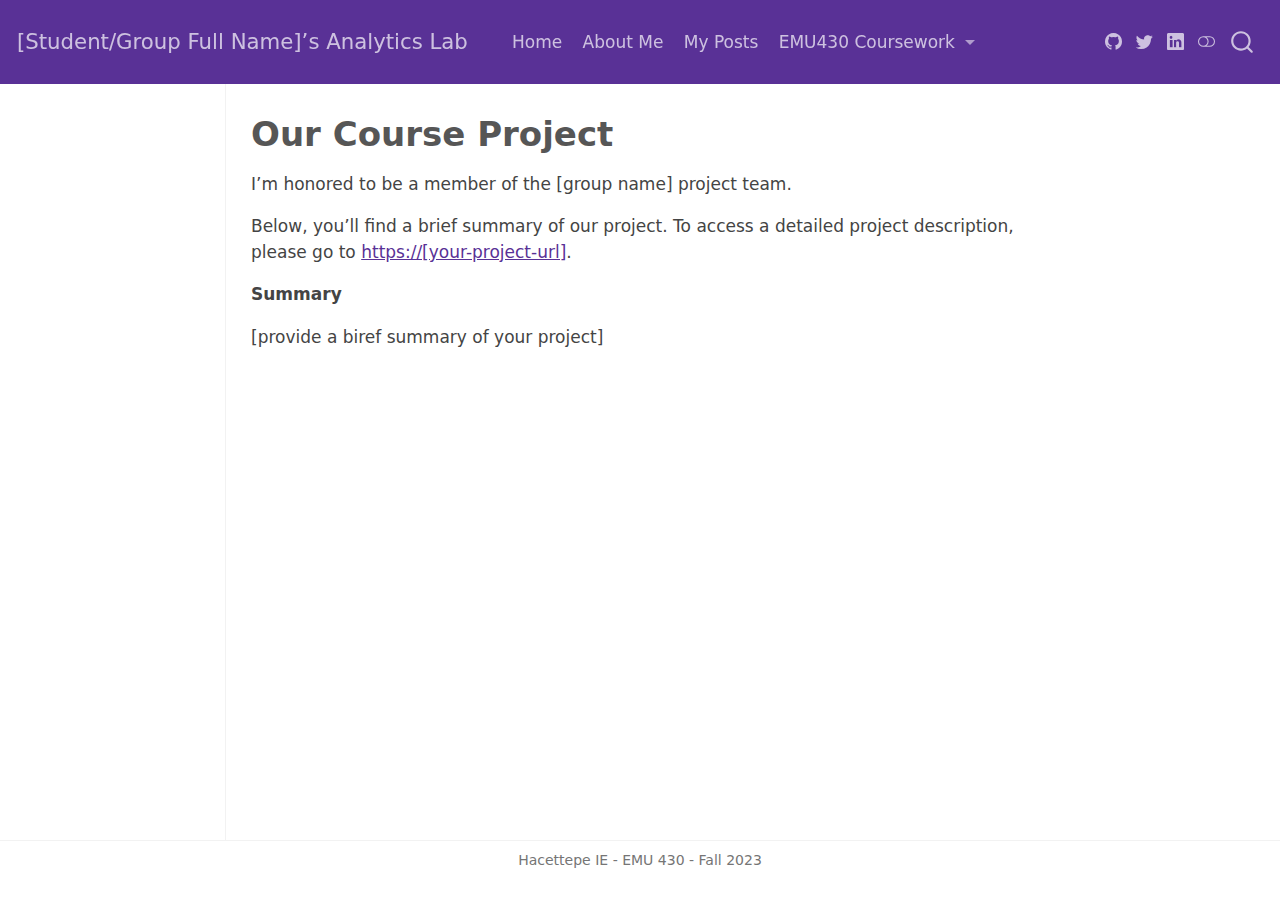
<file: _site/project.html>
<!DOCTYPE html>
<html xmlns="http://www.w3.org/1999/xhtml" lang="en" xml:lang="en"><head>

<meta charset="utf-8">
<meta name="generator" content="quarto-1.3.450">

<meta name="viewport" content="width=device-width, initial-scale=1.0, user-scalable=yes">


<title>[Student/Group Full Name]’s Analytics Lab - Our Course Project</title>
<style>
code{white-space: pre-wrap;}
span.smallcaps{font-variant: small-caps;}
div.columns{display: flex; gap: min(4vw, 1.5em);}
div.column{flex: auto; overflow-x: auto;}
div.hanging-indent{margin-left: 1.5em; text-indent: -1.5em;}
ul.task-list{list-style: none;}
ul.task-list li input[type="checkbox"] {
  width: 0.8em;
  margin: 0 0.8em 0.2em -1em; /* quarto-specific, see https://github.com/quarto-dev/quarto-cli/issues/4556 */ 
  vertical-align: middle;
}
</style>


<script src="site_libs/quarto-nav/quarto-nav.js"></script>
<script src="site_libs/quarto-nav/headroom.min.js"></script>
<script src="site_libs/clipboard/clipboard.min.js"></script>
<script src="site_libs/quarto-search/autocomplete.umd.js"></script>
<script src="site_libs/quarto-search/fuse.min.js"></script>
<script src="site_libs/quarto-search/quarto-search.js"></script>
<meta name="quarto:offset" content="./">
<script src="site_libs/quarto-html/quarto.js"></script>
<script src="site_libs/quarto-html/popper.min.js"></script>
<script src="site_libs/quarto-html/tippy.umd.min.js"></script>
<script src="site_libs/quarto-html/anchor.min.js"></script>
<link href="site_libs/quarto-html/tippy.css" rel="stylesheet">
<link href="site_libs/quarto-html/quarto-syntax-highlighting.css" rel="stylesheet" class="quarto-color-scheme" id="quarto-text-highlighting-styles">
<link href="site_libs/quarto-html/quarto-syntax-highlighting-dark.css" rel="prefetch" class="quarto-color-scheme quarto-color-alternate" id="quarto-text-highlighting-styles">
<script src="site_libs/bootstrap/bootstrap.min.js"></script>
<link href="site_libs/bootstrap/bootstrap-icons.css" rel="stylesheet">
<link href="site_libs/bootstrap/bootstrap.min.css" rel="stylesheet" class="quarto-color-scheme" id="quarto-bootstrap" data-mode="light">
<link href="site_libs/bootstrap/bootstrap-dark.min.css" rel="prefetch" class="quarto-color-scheme quarto-color-alternate" id="quarto-bootstrap" data-mode="dark">
<script id="quarto-search-options" type="application/json">{
  "location": "navbar",
  "copy-button": false,
  "collapse-after": 3,
  "panel-placement": "end",
  "type": "overlay",
  "limit": 20,
  "language": {
    "search-no-results-text": "No results",
    "search-matching-documents-text": "matching documents",
    "search-copy-link-title": "Copy link to search",
    "search-hide-matches-text": "Hide additional matches",
    "search-more-match-text": "more match in this document",
    "search-more-matches-text": "more matches in this document",
    "search-clear-button-title": "Clear",
    "search-detached-cancel-button-title": "Cancel",
    "search-submit-button-title": "Submit",
    "search-label": "Search"
  }
}</script>


<link rel="stylesheet" href="styles.css">
</head>

<body class="docked nav-fixed">

<div id="quarto-search-results"></div>
  <header id="quarto-header" class="headroom fixed-top">
    <nav class="navbar navbar-expand-lg navbar-dark ">
      <div class="navbar-container container-fluid">
      <div class="navbar-brand-container">
    <a class="navbar-brand" href="./index.html">
    <span class="navbar-title">[Student/Group Full Name]’s Analytics Lab</span>
    </a>
  </div>
            <div id="quarto-search" class="" title="Search"></div>
          <button class="navbar-toggler" type="button" data-bs-toggle="collapse" data-bs-target="#navbarCollapse" aria-controls="navbarCollapse" aria-expanded="false" aria-label="Toggle navigation" onclick="if (window.quartoToggleHeadroom) { window.quartoToggleHeadroom(); }">
  <span class="navbar-toggler-icon"></span>
</button>
          <div class="collapse navbar-collapse" id="navbarCollapse">
            <ul class="navbar-nav navbar-nav-scroll me-auto">
  <li class="nav-item">
    <a class="nav-link" href="./index.html" rel="" target="">
 <span class="menu-text">Home</span></a>
  </li>  
  <li class="nav-item">
    <a class="nav-link" href="./about.html" rel="" target="">
 <span class="menu-text">About Me</span></a>
  </li>  
  <li class="nav-item">
    <a class="nav-link" href="./posts.html" rel="" target="">
 <span class="menu-text">My Posts</span></a>
  </li>  
  <li class="nav-item dropdown ">
    <a class="nav-link dropdown-toggle" href="#" id="nav-menu-emu430-coursework" role="button" data-bs-toggle="dropdown" aria-expanded="false" rel="" target="">
 <span class="menu-text">EMU430 Coursework</span>
    </a>
    <ul class="dropdown-menu" aria-labelledby="nav-menu-emu430-coursework">    
        <li>
    <a class="dropdown-item" href="./assignments.html" rel="" target="">
 <span class="dropdown-text">Assignments</span></a>
  </li>  
        <li>
    <a class="dropdown-item" href="./project.html" rel="" target="">
 <span class="dropdown-text">Project</span></a>
  </li>  
    </ul>
  </li>
</ul>
            <div class="quarto-navbar-tools ms-auto tools-wide">
    <a href="https://twitter.com" rel="" title="" class="quarto-navigation-tool px-1" aria-label=""><i class="bi bi-github"></i></a>
    <a href="https://twitter.com" rel="" title="" class="quarto-navigation-tool px-1" aria-label=""><i class="bi bi-twitter"></i></a>
    <a href="https://linkedin.com" rel="" title="" class="quarto-navigation-tool px-1" aria-label=""><i class="bi bi-linkedin"></i></a>
  <a href="" class="quarto-color-scheme-toggle quarto-navigation-tool  px-1" onclick="window.quartoToggleColorScheme(); return false;" title="Toggle dark mode"><i class="bi"></i></a>
</div>
          </div> <!-- /navcollapse -->
      </div> <!-- /container-fluid -->
    </nav>
</header>
<!-- content -->
<div id="quarto-content" class="quarto-container page-columns page-rows-contents page-layout-article page-navbar">
<!-- sidebar -->
  <nav id="quarto-sidebar" class="sidebar collapse collapse-horizontal sidebar-navigation docked overflow-auto">
    
</nav>
<div id="quarto-sidebar-glass" data-bs-toggle="collapse" data-bs-target="#quarto-sidebar,#quarto-sidebar-glass"></div>
<!-- margin-sidebar -->
    <div id="quarto-margin-sidebar" class="sidebar margin-sidebar">
    </div>
<!-- main -->
<main class="content" id="quarto-document-content">

<header id="title-block-header" class="quarto-title-block default">
<div class="quarto-title">
<h1 class="title">Our Course Project</h1>
</div>



<div class="quarto-title-meta">

    
  
    
  </div>
  

</header>

<p>I’m honored to be a member of the [group name] project team.</p>
<p>Below, you’ll find a brief summary of our project. To access a detailed project description, please go to <a href="#0" class="uri">https://[your-project-url]</a>.</p>
<p><strong>Summary</strong></p>
<p>[provide a biref summary of your project]</p>



<a onclick="window.scrollTo(0, 0); return false;" role="button" id="quarto-back-to-top"><i class="bi bi-arrow-up"></i> Back to top</a></main> <!-- /main -->
<script id="quarto-html-after-body" type="application/javascript">
window.document.addEventListener("DOMContentLoaded", function (event) {
  const toggleBodyColorMode = (bsSheetEl) => {
    const mode = bsSheetEl.getAttribute("data-mode");
    const bodyEl = window.document.querySelector("body");
    if (mode === "dark") {
      bodyEl.classList.add("quarto-dark");
      bodyEl.classList.remove("quarto-light");
    } else {
      bodyEl.classList.add("quarto-light");
      bodyEl.classList.remove("quarto-dark");
    }
  }
  const toggleBodyColorPrimary = () => {
    const bsSheetEl = window.document.querySelector("link#quarto-bootstrap");
    if (bsSheetEl) {
      toggleBodyColorMode(bsSheetEl);
    }
  }
  toggleBodyColorPrimary();  
  const disableStylesheet = (stylesheets) => {
    for (let i=0; i < stylesheets.length; i++) {
      const stylesheet = stylesheets[i];
      stylesheet.rel = 'prefetch';
    }
  }
  const enableStylesheet = (stylesheets) => {
    for (let i=0; i < stylesheets.length; i++) {
      const stylesheet = stylesheets[i];
      stylesheet.rel = 'stylesheet';
    }
  }
  const manageTransitions = (selector, allowTransitions) => {
    const els = window.document.querySelectorAll(selector);
    for (let i=0; i < els.length; i++) {
      const el = els[i];
      if (allowTransitions) {
        el.classList.remove('notransition');
      } else {
        el.classList.add('notransition');
      }
    }
  }
  const toggleColorMode = (alternate) => {
    // Switch the stylesheets
    const alternateStylesheets = window.document.querySelectorAll('link.quarto-color-scheme.quarto-color-alternate');
    manageTransitions('#quarto-margin-sidebar .nav-link', false);
    if (alternate) {
      enableStylesheet(alternateStylesheets);
      for (const sheetNode of alternateStylesheets) {
        if (sheetNode.id === "quarto-bootstrap") {
          toggleBodyColorMode(sheetNode);
        }
      }
    } else {
      disableStylesheet(alternateStylesheets);
      toggleBodyColorPrimary();
    }
    manageTransitions('#quarto-margin-sidebar .nav-link', true);
    // Switch the toggles
    const toggles = window.document.querySelectorAll('.quarto-color-scheme-toggle');
    for (let i=0; i < toggles.length; i++) {
      const toggle = toggles[i];
      if (toggle) {
        if (alternate) {
          toggle.classList.add("alternate");     
        } else {
          toggle.classList.remove("alternate");
        }
      }
    }
    // Hack to workaround the fact that safari doesn't
    // properly recolor the scrollbar when toggling (#1455)
    if (navigator.userAgent.indexOf('Safari') > 0 && navigator.userAgent.indexOf('Chrome') == -1) {
      manageTransitions("body", false);
      window.scrollTo(0, 1);
      setTimeout(() => {
        window.scrollTo(0, 0);
        manageTransitions("body", true);
      }, 40);  
    }
  }
  const isFileUrl = () => { 
    return window.location.protocol === 'file:';
  }
  const hasAlternateSentinel = () => {  
    let styleSentinel = getColorSchemeSentinel();
    if (styleSentinel !== null) {
      return styleSentinel === "alternate";
    } else {
      return false;
    }
  }
  const setStyleSentinel = (alternate) => {
    const value = alternate ? "alternate" : "default";
    if (!isFileUrl()) {
      window.localStorage.setItem("quarto-color-scheme", value);
    } else {
      localAlternateSentinel = value;
    }
  }
  const getColorSchemeSentinel = () => {
    if (!isFileUrl()) {
      const storageValue = window.localStorage.getItem("quarto-color-scheme");
      return storageValue != null ? storageValue : localAlternateSentinel;
    } else {
      return localAlternateSentinel;
    }
  }
  let localAlternateSentinel = 'default';
  // Dark / light mode switch
  window.quartoToggleColorScheme = () => {
    // Read the current dark / light value 
    let toAlternate = !hasAlternateSentinel();
    toggleColorMode(toAlternate);
    setStyleSentinel(toAlternate);
  };
  // Ensure there is a toggle, if there isn't float one in the top right
  if (window.document.querySelector('.quarto-color-scheme-toggle') === null) {
    const a = window.document.createElement('a');
    a.classList.add('top-right');
    a.classList.add('quarto-color-scheme-toggle');
    a.href = "";
    a.onclick = function() { try { window.quartoToggleColorScheme(); } catch {} return false; };
    const i = window.document.createElement("i");
    i.classList.add('bi');
    a.appendChild(i);
    window.document.body.appendChild(a);
  }
  // Switch to dark mode if need be
  if (hasAlternateSentinel()) {
    toggleColorMode(true);
  } else {
    toggleColorMode(false);
  }
  const icon = "";
  const anchorJS = new window.AnchorJS();
  anchorJS.options = {
    placement: 'right',
    icon: icon
  };
  anchorJS.add('.anchored');
  const isCodeAnnotation = (el) => {
    for (const clz of el.classList) {
      if (clz.startsWith('code-annotation-')) {                     
        return true;
      }
    }
    return false;
  }
  const clipboard = new window.ClipboardJS('.code-copy-button', {
    text: function(trigger) {
      const codeEl = trigger.previousElementSibling.cloneNode(true);
      for (const childEl of codeEl.children) {
        if (isCodeAnnotation(childEl)) {
          childEl.remove();
        }
      }
      return codeEl.innerText;
    }
  });
  clipboard.on('success', function(e) {
    // button target
    const button = e.trigger;
    // don't keep focus
    button.blur();
    // flash "checked"
    button.classList.add('code-copy-button-checked');
    var currentTitle = button.getAttribute("title");
    button.setAttribute("title", "Copied!");
    let tooltip;
    if (window.bootstrap) {
      button.setAttribute("data-bs-toggle", "tooltip");
      button.setAttribute("data-bs-placement", "left");
      button.setAttribute("data-bs-title", "Copied!");
      tooltip = new bootstrap.Tooltip(button, 
        { trigger: "manual", 
          customClass: "code-copy-button-tooltip",
          offset: [0, -8]});
      tooltip.show();    
    }
    setTimeout(function() {
      if (tooltip) {
        tooltip.hide();
        button.removeAttribute("data-bs-title");
        button.removeAttribute("data-bs-toggle");
        button.removeAttribute("data-bs-placement");
      }
      button.setAttribute("title", currentTitle);
      button.classList.remove('code-copy-button-checked');
    }, 1000);
    // clear code selection
    e.clearSelection();
  });
  function tippyHover(el, contentFn) {
    const config = {
      allowHTML: true,
      content: contentFn,
      maxWidth: 500,
      delay: 100,
      arrow: false,
      appendTo: function(el) {
          return el.parentElement;
      },
      interactive: true,
      interactiveBorder: 10,
      theme: 'quarto',
      placement: 'bottom-start'
    };
    window.tippy(el, config); 
  }
  const noterefs = window.document.querySelectorAll('a[role="doc-noteref"]');
  for (var i=0; i<noterefs.length; i++) {
    const ref = noterefs[i];
    tippyHover(ref, function() {
      // use id or data attribute instead here
      let href = ref.getAttribute('data-footnote-href') || ref.getAttribute('href');
      try { href = new URL(href).hash; } catch {}
      const id = href.replace(/^#\/?/, "");
      const note = window.document.getElementById(id);
      return note.innerHTML;
    });
  }
      let selectedAnnoteEl;
      const selectorForAnnotation = ( cell, annotation) => {
        let cellAttr = 'data-code-cell="' + cell + '"';
        let lineAttr = 'data-code-annotation="' +  annotation + '"';
        const selector = 'span[' + cellAttr + '][' + lineAttr + ']';
        return selector;
      }
      const selectCodeLines = (annoteEl) => {
        const doc = window.document;
        const targetCell = annoteEl.getAttribute("data-target-cell");
        const targetAnnotation = annoteEl.getAttribute("data-target-annotation");
        const annoteSpan = window.document.querySelector(selectorForAnnotation(targetCell, targetAnnotation));
        const lines = annoteSpan.getAttribute("data-code-lines").split(",");
        const lineIds = lines.map((line) => {
          return targetCell + "-" + line;
        })
        let top = null;
        let height = null;
        let parent = null;
        if (lineIds.length > 0) {
            //compute the position of the single el (top and bottom and make a div)
            const el = window.document.getElementById(lineIds[0]);
            top = el.offsetTop;
            height = el.offsetHeight;
            parent = el.parentElement.parentElement;
          if (lineIds.length > 1) {
            const lastEl = window.document.getElementById(lineIds[lineIds.length - 1]);
            const bottom = lastEl.offsetTop + lastEl.offsetHeight;
            height = bottom - top;
          }
          if (top !== null && height !== null && parent !== null) {
            // cook up a div (if necessary) and position it 
            let div = window.document.getElementById("code-annotation-line-highlight");
            if (div === null) {
              div = window.document.createElement("div");
              div.setAttribute("id", "code-annotation-line-highlight");
              div.style.position = 'absolute';
              parent.appendChild(div);
            }
            div.style.top = top - 2 + "px";
            div.style.height = height + 4 + "px";
            let gutterDiv = window.document.getElementById("code-annotation-line-highlight-gutter");
            if (gutterDiv === null) {
              gutterDiv = window.document.createElement("div");
              gutterDiv.setAttribute("id", "code-annotation-line-highlight-gutter");
              gutterDiv.style.position = 'absolute';
              const codeCell = window.document.getElementById(targetCell);
              const gutter = codeCell.querySelector('.code-annotation-gutter');
              gutter.appendChild(gutterDiv);
            }
            gutterDiv.style.top = top - 2 + "px";
            gutterDiv.style.height = height + 4 + "px";
          }
          selectedAnnoteEl = annoteEl;
        }
      };
      const unselectCodeLines = () => {
        const elementsIds = ["code-annotation-line-highlight", "code-annotation-line-highlight-gutter"];
        elementsIds.forEach((elId) => {
          const div = window.document.getElementById(elId);
          if (div) {
            div.remove();
          }
        });
        selectedAnnoteEl = undefined;
      };
      // Attach click handler to the DT
      const annoteDls = window.document.querySelectorAll('dt[data-target-cell]');
      for (const annoteDlNode of annoteDls) {
        annoteDlNode.addEventListener('click', (event) => {
          const clickedEl = event.target;
          if (clickedEl !== selectedAnnoteEl) {
            unselectCodeLines();
            const activeEl = window.document.querySelector('dt[data-target-cell].code-annotation-active');
            if (activeEl) {
              activeEl.classList.remove('code-annotation-active');
            }
            selectCodeLines(clickedEl);
            clickedEl.classList.add('code-annotation-active');
          } else {
            // Unselect the line
            unselectCodeLines();
            clickedEl.classList.remove('code-annotation-active');
          }
        });
      }
  const findCites = (el) => {
    const parentEl = el.parentElement;
    if (parentEl) {
      const cites = parentEl.dataset.cites;
      if (cites) {
        return {
          el,
          cites: cites.split(' ')
        };
      } else {
        return findCites(el.parentElement)
      }
    } else {
      return undefined;
    }
  };
  var bibliorefs = window.document.querySelectorAll('a[role="doc-biblioref"]');
  for (var i=0; i<bibliorefs.length; i++) {
    const ref = bibliorefs[i];
    const citeInfo = findCites(ref);
    if (citeInfo) {
      tippyHover(citeInfo.el, function() {
        var popup = window.document.createElement('div');
        citeInfo.cites.forEach(function(cite) {
          var citeDiv = window.document.createElement('div');
          citeDiv.classList.add('hanging-indent');
          citeDiv.classList.add('csl-entry');
          var biblioDiv = window.document.getElementById('ref-' + cite);
          if (biblioDiv) {
            citeDiv.innerHTML = biblioDiv.innerHTML;
          }
          popup.appendChild(citeDiv);
        });
        return popup.innerHTML;
      });
    }
  }
});
</script>
</div> <!-- /content -->
<footer class="footer">
  <div class="nav-footer">
    <div class="nav-footer-left">
      &nbsp;
    </div>   
    <div class="nav-footer-center">Hacettepe IE - EMU 430 - Fall 2023</div>
    <div class="nav-footer-right">
      &nbsp;
    </div>
  </div>
</footer>



</body></html>
</file>
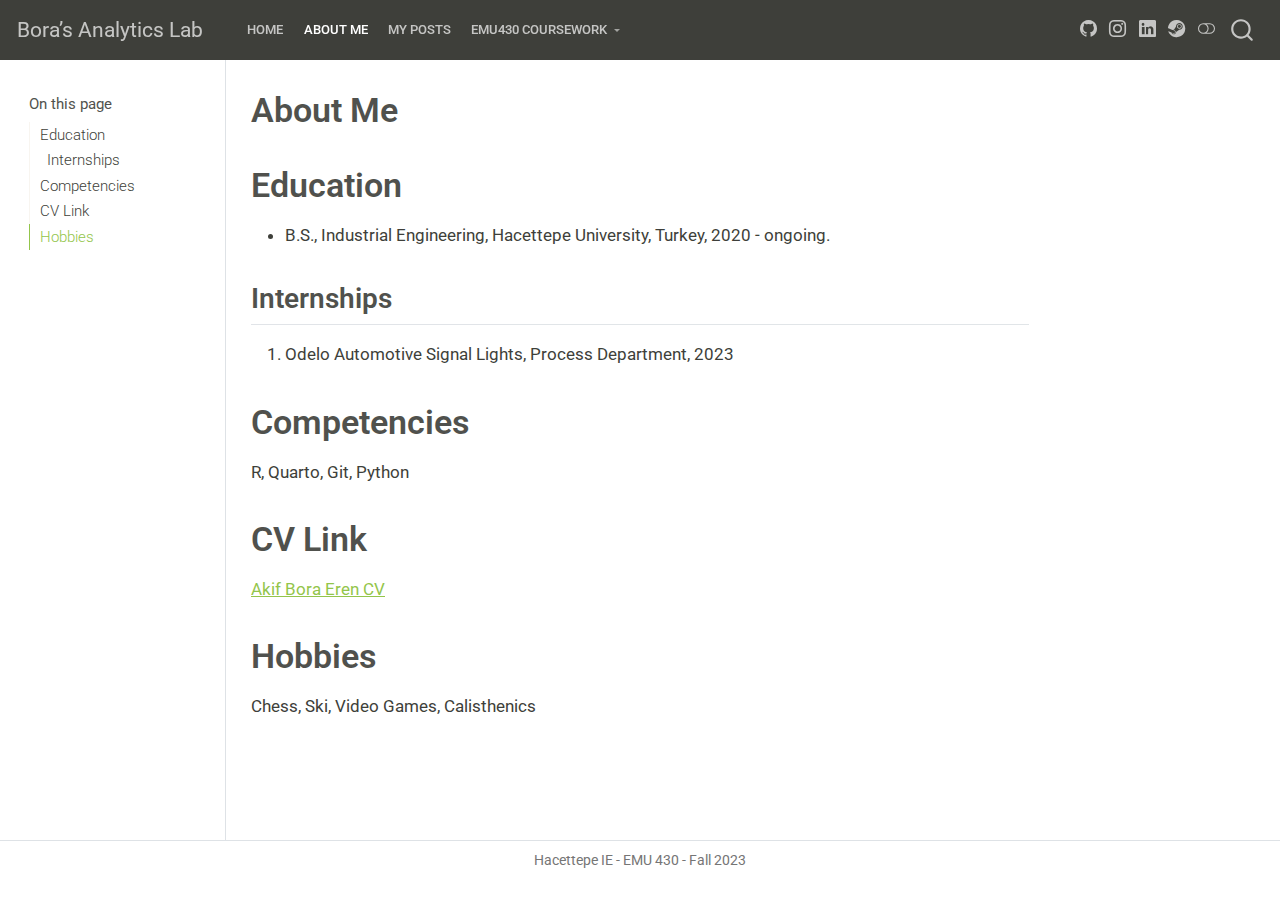
<file: docs/about.html>
<!DOCTYPE html>
<html xmlns="http://www.w3.org/1999/xhtml" lang="en" xml:lang="en"><head>

<meta charset="utf-8">
<meta name="generator" content="quarto-1.3.450">

<meta name="viewport" content="width=device-width, initial-scale=1.0, user-scalable=yes">


<title>Bora’s Analytics Lab - About Me</title>
<style>
code{white-space: pre-wrap;}
span.smallcaps{font-variant: small-caps;}
div.columns{display: flex; gap: min(4vw, 1.5em);}
div.column{flex: auto; overflow-x: auto;}
div.hanging-indent{margin-left: 1.5em; text-indent: -1.5em;}
ul.task-list{list-style: none;}
ul.task-list li input[type="checkbox"] {
  width: 0.8em;
  margin: 0 0.8em 0.2em -1em; /* quarto-specific, see https://github.com/quarto-dev/quarto-cli/issues/4556 */ 
  vertical-align: middle;
}
</style>


<script src="site_libs/quarto-nav/quarto-nav.js"></script>
<script src="site_libs/quarto-nav/headroom.min.js"></script>
<script src="site_libs/clipboard/clipboard.min.js"></script>
<script src="site_libs/quarto-search/autocomplete.umd.js"></script>
<script src="site_libs/quarto-search/fuse.min.js"></script>
<script src="site_libs/quarto-search/quarto-search.js"></script>
<meta name="quarto:offset" content="./">
<script src="site_libs/quarto-html/quarto.js"></script>
<script src="site_libs/quarto-html/popper.min.js"></script>
<script src="site_libs/quarto-html/tippy.umd.min.js"></script>
<script src="site_libs/quarto-html/anchor.min.js"></script>
<link href="site_libs/quarto-html/tippy.css" rel="stylesheet">
<link href="site_libs/quarto-html/quarto-syntax-highlighting.css" rel="stylesheet" class="quarto-color-scheme" id="quarto-text-highlighting-styles">
<link href="site_libs/quarto-html/quarto-syntax-highlighting-dark.css" rel="prefetch" class="quarto-color-scheme quarto-color-alternate" id="quarto-text-highlighting-styles">
<script src="site_libs/bootstrap/bootstrap.min.js"></script>
<link href="site_libs/bootstrap/bootstrap-icons.css" rel="stylesheet">
<link href="site_libs/bootstrap/bootstrap.min.css" rel="stylesheet" class="quarto-color-scheme" id="quarto-bootstrap" data-mode="light">
<link href="site_libs/bootstrap/bootstrap-dark.min.css" rel="prefetch" class="quarto-color-scheme quarto-color-alternate" id="quarto-bootstrap" data-mode="dark">
<script id="quarto-search-options" type="application/json">{
  "location": "navbar",
  "copy-button": false,
  "collapse-after": 3,
  "panel-placement": "end",
  "type": "overlay",
  "limit": 20,
  "language": {
    "search-no-results-text": "No results",
    "search-matching-documents-text": "matching documents",
    "search-copy-link-title": "Copy link to search",
    "search-hide-matches-text": "Hide additional matches",
    "search-more-match-text": "more match in this document",
    "search-more-matches-text": "more matches in this document",
    "search-clear-button-title": "Clear",
    "search-detached-cancel-button-title": "Cancel",
    "search-submit-button-title": "Submit",
    "search-label": "Search"
  }
}</script>


<link rel="stylesheet" href="styles.css">
</head>

<body class="docked nav-fixed">

<div id="quarto-search-results"></div>
  <header id="quarto-header" class="headroom fixed-top">
    <nav class="navbar navbar-expand-lg navbar-dark ">
      <div class="navbar-container container-fluid">
      <div class="navbar-brand-container">
    <a class="navbar-brand" href="./index.html">
    <span class="navbar-title">Bora’s Analytics Lab</span>
    </a>
  </div>
            <div id="quarto-search" class="" title="Search"></div>
          <button class="navbar-toggler" type="button" data-bs-toggle="collapse" data-bs-target="#navbarCollapse" aria-controls="navbarCollapse" aria-expanded="false" aria-label="Toggle navigation" onclick="if (window.quartoToggleHeadroom) { window.quartoToggleHeadroom(); }">
  <span class="navbar-toggler-icon"></span>
</button>
          <div class="collapse navbar-collapse" id="navbarCollapse">
            <ul class="navbar-nav navbar-nav-scroll me-auto">
  <li class="nav-item">
    <a class="nav-link" href="./index.html" rel="" target="">
 <span class="menu-text">Home</span></a>
  </li>  
  <li class="nav-item">
    <a class="nav-link active" href="./about.html" rel="" target="" aria-current="page">
 <span class="menu-text">About Me</span></a>
  </li>  
  <li class="nav-item">
    <a class="nav-link" href="./posts.html" rel="" target="">
 <span class="menu-text">My Posts</span></a>
  </li>  
  <li class="nav-item dropdown ">
    <a class="nav-link dropdown-toggle" href="#" id="nav-menu-emu430-coursework" role="button" data-bs-toggle="dropdown" aria-expanded="false" rel="" target="">
 <span class="menu-text">EMU430 Coursework</span>
    </a>
    <ul class="dropdown-menu" aria-labelledby="nav-menu-emu430-coursework">    
        <li>
    <a class="dropdown-item" href="./assignments.html" rel="" target="">
 <span class="dropdown-text">Assignments</span></a>
  </li>  
        <li>
    <a class="dropdown-item" href="./project.html" rel="" target="">
 <span class="dropdown-text">Project</span></a>
  </li>  
    </ul>
  </li>
</ul>
            <div class="quarto-navbar-tools ms-auto tools-wide">
    <a href="https://github.com/akifboraeren" rel="" title="" class="quarto-navigation-tool px-1" aria-label=""><i class="bi bi-github"></i></a>
    <a href="https://www.instagram.com/akfbora/" rel="" title="" class="quarto-navigation-tool px-1" aria-label=""><i class="bi bi-instagram"></i></a>
    <a href="https://linkedin.com" rel="" title="" class="quarto-navigation-tool px-1" aria-label=""><i class="bi bi-linkedin"></i></a>
    <a href="https://steamcommunity.com/profiles/76561198152536340/" rel="" title="" class="quarto-navigation-tool px-1" aria-label=""><i class="bi bi-steam"></i></a>
  <a href="" class="quarto-color-scheme-toggle quarto-navigation-tool  px-1" onclick="window.quartoToggleColorScheme(); return false;" title="Toggle dark mode"><i class="bi"></i></a>
</div>
          </div> <!-- /navcollapse -->
      </div> <!-- /container-fluid -->
    </nav>
</header>
<!-- content -->
<div id="quarto-content" class="quarto-container page-columns page-rows-contents page-layout-article page-navbar">
<!-- sidebar -->
  <nav id="quarto-sidebar" class="sidebar collapse collapse-horizontal sidebar-navigation docked overflow-auto">
    <nav id="TOC" role="doc-toc" class="toc-active">
    <h2 id="toc-title">On this page</h2>
   
  <ul>
  <li><a href="#education" id="toc-education" class="nav-link active" data-scroll-target="#education">Education</a>
  <ul class="collapse">
  <li><a href="#internships" id="toc-internships" class="nav-link" data-scroll-target="#internships">Internships</a></li>
  </ul></li>
  <li><a href="#competencies" id="toc-competencies" class="nav-link" data-scroll-target="#competencies">Competencies</a></li>
  <li><a href="#cv-link" id="toc-cv-link" class="nav-link" data-scroll-target="#cv-link">CV Link</a></li>
  <li><a href="#hobbies" id="toc-hobbies" class="nav-link" data-scroll-target="#hobbies">Hobbies</a></li>
  </ul>
</nav>
</nav>
<div id="quarto-sidebar-glass" data-bs-toggle="collapse" data-bs-target="#quarto-sidebar,#quarto-sidebar-glass"></div>
<!-- margin-sidebar -->
    <div id="quarto-margin-sidebar" class="sidebar margin-sidebar">
    </div>
<!-- main -->
<main class="content" id="quarto-document-content">

<header id="title-block-header" class="quarto-title-block default">
<div class="quarto-title">
<h1 class="title">About Me</h1>
</div>



<div class="quarto-title-meta">

    
  
    
  </div>
  

</header>

<section id="education" class="level1">
<h1>Education</h1>
<ul>
<li>B.S., Industrial Engineering, Hacettepe University, Turkey, 2020 - ongoing.</li>
</ul>
<section id="internships" class="level2">
<h2 class="anchored" data-anchor-id="internships">Internships</h2>
<ol type="1">
<li>Odelo Automotive Signal Lights, Process Department, 2023</li>
</ol>
</section>
</section>
<section id="competencies" class="level1">
<h1>Competencies</h1>
<p>R, Quarto, Git, Python</p>
</section>
<section id="cv-link" class="level1">
<h1>CV Link</h1>
<p><a href="https://drive.google.com/file/d/1z4-VhjZ6m18wTLLawi5e5IyoWz5VScWP/view?usp=drive_link">Akif Bora Eren CV</a></p>
</section>
<section id="hobbies" class="level1">
<h1>Hobbies</h1>
<p>Chess, Ski, Video Games, Calisthenics</p>


</section>

<a onclick="window.scrollTo(0, 0); return false;" role="button" id="quarto-back-to-top"><i class="bi bi-arrow-up"></i> Back to top</a></main> <!-- /main -->
<script id="quarto-html-after-body" type="application/javascript">
window.document.addEventListener("DOMContentLoaded", function (event) {
  const toggleBodyColorMode = (bsSheetEl) => {
    const mode = bsSheetEl.getAttribute("data-mode");
    const bodyEl = window.document.querySelector("body");
    if (mode === "dark") {
      bodyEl.classList.add("quarto-dark");
      bodyEl.classList.remove("quarto-light");
    } else {
      bodyEl.classList.add("quarto-light");
      bodyEl.classList.remove("quarto-dark");
    }
  }
  const toggleBodyColorPrimary = () => {
    const bsSheetEl = window.document.querySelector("link#quarto-bootstrap");
    if (bsSheetEl) {
      toggleBodyColorMode(bsSheetEl);
    }
  }
  toggleBodyColorPrimary();  
  const disableStylesheet = (stylesheets) => {
    for (let i=0; i < stylesheets.length; i++) {
      const stylesheet = stylesheets[i];
      stylesheet.rel = 'prefetch';
    }
  }
  const enableStylesheet = (stylesheets) => {
    for (let i=0; i < stylesheets.length; i++) {
      const stylesheet = stylesheets[i];
      stylesheet.rel = 'stylesheet';
    }
  }
  const manageTransitions = (selector, allowTransitions) => {
    const els = window.document.querySelectorAll(selector);
    for (let i=0; i < els.length; i++) {
      const el = els[i];
      if (allowTransitions) {
        el.classList.remove('notransition');
      } else {
        el.classList.add('notransition');
      }
    }
  }
  const toggleColorMode = (alternate) => {
    // Switch the stylesheets
    const alternateStylesheets = window.document.querySelectorAll('link.quarto-color-scheme.quarto-color-alternate');
    manageTransitions('#quarto-margin-sidebar .nav-link', false);
    if (alternate) {
      enableStylesheet(alternateStylesheets);
      for (const sheetNode of alternateStylesheets) {
        if (sheetNode.id === "quarto-bootstrap") {
          toggleBodyColorMode(sheetNode);
        }
      }
    } else {
      disableStylesheet(alternateStylesheets);
      toggleBodyColorPrimary();
    }
    manageTransitions('#quarto-margin-sidebar .nav-link', true);
    // Switch the toggles
    const toggles = window.document.querySelectorAll('.quarto-color-scheme-toggle');
    for (let i=0; i < toggles.length; i++) {
      const toggle = toggles[i];
      if (toggle) {
        if (alternate) {
          toggle.classList.add("alternate");     
        } else {
          toggle.classList.remove("alternate");
        }
      }
    }
    // Hack to workaround the fact that safari doesn't
    // properly recolor the scrollbar when toggling (#1455)
    if (navigator.userAgent.indexOf('Safari') > 0 && navigator.userAgent.indexOf('Chrome') == -1) {
      manageTransitions("body", false);
      window.scrollTo(0, 1);
      setTimeout(() => {
        window.scrollTo(0, 0);
        manageTransitions("body", true);
      }, 40);  
    }
  }
  const isFileUrl = () => { 
    return window.location.protocol === 'file:';
  }
  const hasAlternateSentinel = () => {  
    let styleSentinel = getColorSchemeSentinel();
    if (styleSentinel !== null) {
      return styleSentinel === "alternate";
    } else {
      return false;
    }
  }
  const setStyleSentinel = (alternate) => {
    const value = alternate ? "alternate" : "default";
    if (!isFileUrl()) {
      window.localStorage.setItem("quarto-color-scheme", value);
    } else {
      localAlternateSentinel = value;
    }
  }
  const getColorSchemeSentinel = () => {
    if (!isFileUrl()) {
      const storageValue = window.localStorage.getItem("quarto-color-scheme");
      return storageValue != null ? storageValue : localAlternateSentinel;
    } else {
      return localAlternateSentinel;
    }
  }
  let localAlternateSentinel = 'default';
  // Dark / light mode switch
  window.quartoToggleColorScheme = () => {
    // Read the current dark / light value 
    let toAlternate = !hasAlternateSentinel();
    toggleColorMode(toAlternate);
    setStyleSentinel(toAlternate);
  };
  // Ensure there is a toggle, if there isn't float one in the top right
  if (window.document.querySelector('.quarto-color-scheme-toggle') === null) {
    const a = window.document.createElement('a');
    a.classList.add('top-right');
    a.classList.add('quarto-color-scheme-toggle');
    a.href = "";
    a.onclick = function() { try { window.quartoToggleColorScheme(); } catch {} return false; };
    const i = window.document.createElement("i");
    i.classList.add('bi');
    a.appendChild(i);
    window.document.body.appendChild(a);
  }
  // Switch to dark mode if need be
  if (hasAlternateSentinel()) {
    toggleColorMode(true);
  } else {
    toggleColorMode(false);
  }
  const icon = "";
  const anchorJS = new window.AnchorJS();
  anchorJS.options = {
    placement: 'right',
    icon: icon
  };
  anchorJS.add('.anchored');
  const isCodeAnnotation = (el) => {
    for (const clz of el.classList) {
      if (clz.startsWith('code-annotation-')) {                     
        return true;
      }
    }
    return false;
  }
  const clipboard = new window.ClipboardJS('.code-copy-button', {
    text: function(trigger) {
      const codeEl = trigger.previousElementSibling.cloneNode(true);
      for (const childEl of codeEl.children) {
        if (isCodeAnnotation(childEl)) {
          childEl.remove();
        }
      }
      return codeEl.innerText;
    }
  });
  clipboard.on('success', function(e) {
    // button target
    const button = e.trigger;
    // don't keep focus
    button.blur();
    // flash "checked"
    button.classList.add('code-copy-button-checked');
    var currentTitle = button.getAttribute("title");
    button.setAttribute("title", "Copied!");
    let tooltip;
    if (window.bootstrap) {
      button.setAttribute("data-bs-toggle", "tooltip");
      button.setAttribute("data-bs-placement", "left");
      button.setAttribute("data-bs-title", "Copied!");
      tooltip = new bootstrap.Tooltip(button, 
        { trigger: "manual", 
          customClass: "code-copy-button-tooltip",
          offset: [0, -8]});
      tooltip.show();    
    }
    setTimeout(function() {
      if (tooltip) {
        tooltip.hide();
        button.removeAttribute("data-bs-title");
        button.removeAttribute("data-bs-toggle");
        button.removeAttribute("data-bs-placement");
      }
      button.setAttribute("title", currentTitle);
      button.classList.remove('code-copy-button-checked');
    }, 1000);
    // clear code selection
    e.clearSelection();
  });
  function tippyHover(el, contentFn) {
    const config = {
      allowHTML: true,
      content: contentFn,
      maxWidth: 500,
      delay: 100,
      arrow: false,
      appendTo: function(el) {
          return el.parentElement;
      },
      interactive: true,
      interactiveBorder: 10,
      theme: 'quarto',
      placement: 'bottom-start'
    };
    window.tippy(el, config); 
  }
  const noterefs = window.document.querySelectorAll('a[role="doc-noteref"]');
  for (var i=0; i<noterefs.length; i++) {
    const ref = noterefs[i];
    tippyHover(ref, function() {
      // use id or data attribute instead here
      let href = ref.getAttribute('data-footnote-href') || ref.getAttribute('href');
      try { href = new URL(href).hash; } catch {}
      const id = href.replace(/^#\/?/, "");
      const note = window.document.getElementById(id);
      return note.innerHTML;
    });
  }
      let selectedAnnoteEl;
      const selectorForAnnotation = ( cell, annotation) => {
        let cellAttr = 'data-code-cell="' + cell + '"';
        let lineAttr = 'data-code-annotation="' +  annotation + '"';
        const selector = 'span[' + cellAttr + '][' + lineAttr + ']';
        return selector;
      }
      const selectCodeLines = (annoteEl) => {
        const doc = window.document;
        const targetCell = annoteEl.getAttribute("data-target-cell");
        const targetAnnotation = annoteEl.getAttribute("data-target-annotation");
        const annoteSpan = window.document.querySelector(selectorForAnnotation(targetCell, targetAnnotation));
        const lines = annoteSpan.getAttribute("data-code-lines").split(",");
        const lineIds = lines.map((line) => {
          return targetCell + "-" + line;
        })
        let top = null;
        let height = null;
        let parent = null;
        if (lineIds.length > 0) {
            //compute the position of the single el (top and bottom and make a div)
            const el = window.document.getElementById(lineIds[0]);
            top = el.offsetTop;
            height = el.offsetHeight;
            parent = el.parentElement.parentElement;
          if (lineIds.length > 1) {
            const lastEl = window.document.getElementById(lineIds[lineIds.length - 1]);
            const bottom = lastEl.offsetTop + lastEl.offsetHeight;
            height = bottom - top;
          }
          if (top !== null && height !== null && parent !== null) {
            // cook up a div (if necessary) and position it 
            let div = window.document.getElementById("code-annotation-line-highlight");
            if (div === null) {
              div = window.document.createElement("div");
              div.setAttribute("id", "code-annotation-line-highlight");
              div.style.position = 'absolute';
              parent.appendChild(div);
            }
            div.style.top = top - 2 + "px";
            div.style.height = height + 4 + "px";
            let gutterDiv = window.document.getElementById("code-annotation-line-highlight-gutter");
            if (gutterDiv === null) {
              gutterDiv = window.document.createElement("div");
              gutterDiv.setAttribute("id", "code-annotation-line-highlight-gutter");
              gutterDiv.style.position = 'absolute';
              const codeCell = window.document.getElementById(targetCell);
              const gutter = codeCell.querySelector('.code-annotation-gutter');
              gutter.appendChild(gutterDiv);
            }
            gutterDiv.style.top = top - 2 + "px";
            gutterDiv.style.height = height + 4 + "px";
          }
          selectedAnnoteEl = annoteEl;
        }
      };
      const unselectCodeLines = () => {
        const elementsIds = ["code-annotation-line-highlight", "code-annotation-line-highlight-gutter"];
        elementsIds.forEach((elId) => {
          const div = window.document.getElementById(elId);
          if (div) {
            div.remove();
          }
        });
        selectedAnnoteEl = undefined;
      };
      // Attach click handler to the DT
      const annoteDls = window.document.querySelectorAll('dt[data-target-cell]');
      for (const annoteDlNode of annoteDls) {
        annoteDlNode.addEventListener('click', (event) => {
          const clickedEl = event.target;
          if (clickedEl !== selectedAnnoteEl) {
            unselectCodeLines();
            const activeEl = window.document.querySelector('dt[data-target-cell].code-annotation-active');
            if (activeEl) {
              activeEl.classList.remove('code-annotation-active');
            }
            selectCodeLines(clickedEl);
            clickedEl.classList.add('code-annotation-active');
          } else {
            // Unselect the line
            unselectCodeLines();
            clickedEl.classList.remove('code-annotation-active');
          }
        });
      }
  const findCites = (el) => {
    const parentEl = el.parentElement;
    if (parentEl) {
      const cites = parentEl.dataset.cites;
      if (cites) {
        return {
          el,
          cites: cites.split(' ')
        };
      } else {
        return findCites(el.parentElement)
      }
    } else {
      return undefined;
    }
  };
  var bibliorefs = window.document.querySelectorAll('a[role="doc-biblioref"]');
  for (var i=0; i<bibliorefs.length; i++) {
    const ref = bibliorefs[i];
    const citeInfo = findCites(ref);
    if (citeInfo) {
      tippyHover(citeInfo.el, function() {
        var popup = window.document.createElement('div');
        citeInfo.cites.forEach(function(cite) {
          var citeDiv = window.document.createElement('div');
          citeDiv.classList.add('hanging-indent');
          citeDiv.classList.add('csl-entry');
          var biblioDiv = window.document.getElementById('ref-' + cite);
          if (biblioDiv) {
            citeDiv.innerHTML = biblioDiv.innerHTML;
          }
          popup.appendChild(citeDiv);
        });
        return popup.innerHTML;
      });
    }
  }
});
</script>
</div> <!-- /content -->
<footer class="footer">
  <div class="nav-footer">
    <div class="nav-footer-left">
      &nbsp;
    </div>   
    <div class="nav-footer-center">Hacettepe IE - EMU 430 - Fall 2023</div>
    <div class="nav-footer-right">
      &nbsp;
    </div>
  </div>
</footer>



</body></html>
</file>
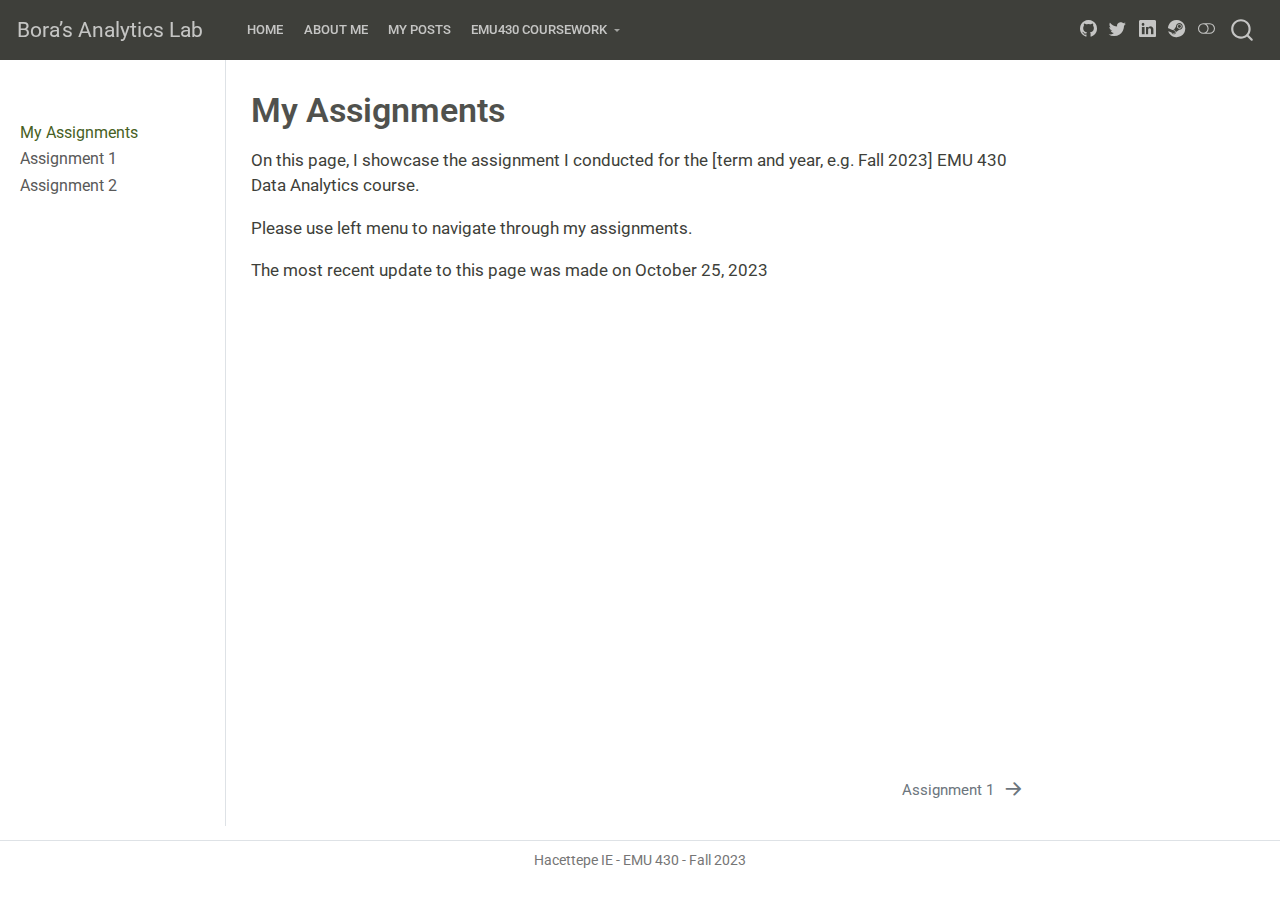
<file: docs/assignments.html>
<!DOCTYPE html>
<html xmlns="http://www.w3.org/1999/xhtml" lang="en" xml:lang="en"><head>

<meta charset="utf-8">
<meta name="generator" content="quarto-1.3.450">

<meta name="viewport" content="width=device-width, initial-scale=1.0, user-scalable=yes">


<title>Bora’s Analytics Lab - My Assignments</title>
<style>
code{white-space: pre-wrap;}
span.smallcaps{font-variant: small-caps;}
div.columns{display: flex; gap: min(4vw, 1.5em);}
div.column{flex: auto; overflow-x: auto;}
div.hanging-indent{margin-left: 1.5em; text-indent: -1.5em;}
ul.task-list{list-style: none;}
ul.task-list li input[type="checkbox"] {
  width: 0.8em;
  margin: 0 0.8em 0.2em -1em; /* quarto-specific, see https://github.com/quarto-dev/quarto-cli/issues/4556 */ 
  vertical-align: middle;
}
</style>


<script src="site_libs/quarto-nav/quarto-nav.js"></script>
<script src="site_libs/quarto-nav/headroom.min.js"></script>
<script src="site_libs/clipboard/clipboard.min.js"></script>
<script src="site_libs/quarto-search/autocomplete.umd.js"></script>
<script src="site_libs/quarto-search/fuse.min.js"></script>
<script src="site_libs/quarto-search/quarto-search.js"></script>
<meta name="quarto:offset" content="./">
<link href="./assignments/assignment-1.html" rel="next">
<script src="site_libs/quarto-html/quarto.js"></script>
<script src="site_libs/quarto-html/popper.min.js"></script>
<script src="site_libs/quarto-html/tippy.umd.min.js"></script>
<script src="site_libs/quarto-html/anchor.min.js"></script>
<link href="site_libs/quarto-html/tippy.css" rel="stylesheet">
<link href="site_libs/quarto-html/quarto-syntax-highlighting.css" rel="stylesheet" class="quarto-color-scheme" id="quarto-text-highlighting-styles">
<link href="site_libs/quarto-html/quarto-syntax-highlighting-dark.css" rel="prefetch" class="quarto-color-scheme quarto-color-alternate" id="quarto-text-highlighting-styles">
<script src="site_libs/bootstrap/bootstrap.min.js"></script>
<link href="site_libs/bootstrap/bootstrap-icons.css" rel="stylesheet">
<link href="site_libs/bootstrap/bootstrap.min.css" rel="stylesheet" class="quarto-color-scheme" id="quarto-bootstrap" data-mode="light">
<link href="site_libs/bootstrap/bootstrap-dark.min.css" rel="prefetch" class="quarto-color-scheme quarto-color-alternate" id="quarto-bootstrap" data-mode="dark">
<script id="quarto-search-options" type="application/json">{
  "location": "navbar",
  "copy-button": false,
  "collapse-after": 3,
  "panel-placement": "end",
  "type": "overlay",
  "limit": 20,
  "language": {
    "search-no-results-text": "No results",
    "search-matching-documents-text": "matching documents",
    "search-copy-link-title": "Copy link to search",
    "search-hide-matches-text": "Hide additional matches",
    "search-more-match-text": "more match in this document",
    "search-more-matches-text": "more matches in this document",
    "search-clear-button-title": "Clear",
    "search-detached-cancel-button-title": "Cancel",
    "search-submit-button-title": "Submit",
    "search-label": "Search"
  }
}</script>


<link rel="stylesheet" href="styles.css">
</head>

<body class="nav-sidebar docked nav-fixed">

<div id="quarto-search-results"></div>
  <header id="quarto-header" class="headroom fixed-top">
    <nav class="navbar navbar-expand-lg navbar-dark ">
      <div class="navbar-container container-fluid">
      <div class="navbar-brand-container">
    <a class="navbar-brand" href="./index.html">
    <span class="navbar-title">Bora’s Analytics Lab</span>
    </a>
  </div>
            <div id="quarto-search" class="" title="Search"></div>
          <button class="navbar-toggler" type="button" data-bs-toggle="collapse" data-bs-target="#navbarCollapse" aria-controls="navbarCollapse" aria-expanded="false" aria-label="Toggle navigation" onclick="if (window.quartoToggleHeadroom) { window.quartoToggleHeadroom(); }">
  <span class="navbar-toggler-icon"></span>
</button>
          <div class="collapse navbar-collapse" id="navbarCollapse">
            <ul class="navbar-nav navbar-nav-scroll me-auto">
  <li class="nav-item">
    <a class="nav-link" href="./index.html" rel="" target="">
 <span class="menu-text">Home</span></a>
  </li>  
  <li class="nav-item">
    <a class="nav-link" href="./about.html" rel="" target="">
 <span class="menu-text">About Me</span></a>
  </li>  
  <li class="nav-item">
    <a class="nav-link" href="./posts.html" rel="" target="">
 <span class="menu-text">My Posts</span></a>
  </li>  
  <li class="nav-item dropdown ">
    <a class="nav-link dropdown-toggle" href="#" id="nav-menu-emu430-coursework" role="button" data-bs-toggle="dropdown" aria-expanded="false" rel="" target="">
 <span class="menu-text">EMU430 Coursework</span>
    </a>
    <ul class="dropdown-menu" aria-labelledby="nav-menu-emu430-coursework">    
        <li>
    <a class="dropdown-item" href="./assignments.html" rel="" target="">
 <span class="dropdown-text">Assignments</span></a>
  </li>  
        <li>
    <a class="dropdown-item" href="./project.html" rel="" target="">
 <span class="dropdown-text">Project</span></a>
  </li>  
    </ul>
  </li>
</ul>
            <div class="quarto-navbar-tools ms-auto tools-wide">
    <a href="https://github.com/akifboraeren" rel="" title="" class="quarto-navigation-tool px-1" aria-label=""><i class="bi bi-github"></i></a>
    <a href="https://twitter.com" rel="" title="" class="quarto-navigation-tool px-1" aria-label=""><i class="bi bi-twitter"></i></a>
    <a href="https://linkedin.com" rel="" title="" class="quarto-navigation-tool px-1" aria-label=""><i class="bi bi-linkedin"></i></a>
    <a href="https://steamcommunity.com/profiles/76561198152536340/" rel="" title="" class="quarto-navigation-tool px-1" aria-label=""><i class="bi bi-steam"></i></a>
  <a href="" class="quarto-color-scheme-toggle quarto-navigation-tool  px-1" onclick="window.quartoToggleColorScheme(); return false;" title="Toggle dark mode"><i class="bi"></i></a>
</div>
          </div> <!-- /navcollapse -->
      </div> <!-- /container-fluid -->
    </nav>
  <nav class="quarto-secondary-nav">
    <div class="container-fluid d-flex">
      <button type="button" class="quarto-btn-toggle btn" data-bs-toggle="collapse" data-bs-target="#quarto-sidebar,#quarto-sidebar-glass" aria-controls="quarto-sidebar" aria-expanded="false" aria-label="Toggle sidebar navigation" onclick="if (window.quartoToggleHeadroom) { window.quartoToggleHeadroom(); }">
        <i class="bi bi-layout-text-sidebar-reverse"></i>
      </button>
      <nav class="quarto-page-breadcrumbs" aria-label="breadcrumb"><ol class="breadcrumb"><li class="breadcrumb-item"><a href="./assignments.html">My Assignments</a></li></ol></nav>
      <a class="flex-grow-1" role="button" data-bs-toggle="collapse" data-bs-target="#quarto-sidebar,#quarto-sidebar-glass" aria-controls="quarto-sidebar" aria-expanded="false" aria-label="Toggle sidebar navigation" onclick="if (window.quartoToggleHeadroom) { window.quartoToggleHeadroom(); }">      
      </a>
      <button type="button" class="btn quarto-search-button" aria-label="" onclick="window.quartoOpenSearch();">
        <i class="bi bi-search"></i>
      </button>
    </div>
  </nav>
</header>
<!-- content -->
<div id="quarto-content" class="quarto-container page-columns page-rows-contents page-layout-article page-navbar">
<!-- sidebar -->
  <nav id="quarto-sidebar" class="sidebar collapse collapse-horizontal sidebar-navigation docked overflow-auto">
        <div class="mt-2 flex-shrink-0 align-items-center">
        <div class="sidebar-search">
        <div id="quarto-search" class="" title="Search"></div>
        </div>
        </div>
    <div class="sidebar-menu-container"> 
    <ul class="list-unstyled mt-1">
        <li class="sidebar-item">
  <div class="sidebar-item-container"> 
  <a href="./assignments.html" class="sidebar-item-text sidebar-link active">
 <span class="menu-text">My Assignments</span></a>
  </div>
</li>
        <li class="sidebar-item">
  <div class="sidebar-item-container"> 
  <a href="./assignments/assignment-1.html" class="sidebar-item-text sidebar-link">
 <span class="menu-text">Assignment 1</span></a>
  </div>
</li>
        <li class="sidebar-item">
  <div class="sidebar-item-container"> 
  <a href="./assignments/assignment-2.html" class="sidebar-item-text sidebar-link">
 <span class="menu-text">Assignment 2</span></a>
  </div>
</li>
    </ul>
    </div>
    
</nav>
<div id="quarto-sidebar-glass" data-bs-toggle="collapse" data-bs-target="#quarto-sidebar,#quarto-sidebar-glass"></div>
<!-- margin-sidebar -->
    <div id="quarto-margin-sidebar" class="sidebar margin-sidebar">
    </div>
<!-- main -->
<main class="content" id="quarto-document-content">

<header id="title-block-header" class="quarto-title-block default">
<div class="quarto-title">
<h1 class="title">My Assignments</h1>
</div>



<div class="quarto-title-meta">

    
  
    
  </div>
  

</header>

<p>On this page, I showcase the assignment I conducted for the [term and year, e.g.&nbsp;Fall 2023] EMU 430 Data Analytics course.</p>
<p>Please use left menu to navigate through my assignments.</p>
<p>The most recent update to this page was made on October 25, 2023</p>



<a onclick="window.scrollTo(0, 0); return false;" role="button" id="quarto-back-to-top"><i class="bi bi-arrow-up"></i> Back to top</a></main> <!-- /main -->
<script id="quarto-html-after-body" type="application/javascript">
window.document.addEventListener("DOMContentLoaded", function (event) {
  const toggleBodyColorMode = (bsSheetEl) => {
    const mode = bsSheetEl.getAttribute("data-mode");
    const bodyEl = window.document.querySelector("body");
    if (mode === "dark") {
      bodyEl.classList.add("quarto-dark");
      bodyEl.classList.remove("quarto-light");
    } else {
      bodyEl.classList.add("quarto-light");
      bodyEl.classList.remove("quarto-dark");
    }
  }
  const toggleBodyColorPrimary = () => {
    const bsSheetEl = window.document.querySelector("link#quarto-bootstrap");
    if (bsSheetEl) {
      toggleBodyColorMode(bsSheetEl);
    }
  }
  toggleBodyColorPrimary();  
  const disableStylesheet = (stylesheets) => {
    for (let i=0; i < stylesheets.length; i++) {
      const stylesheet = stylesheets[i];
      stylesheet.rel = 'prefetch';
    }
  }
  const enableStylesheet = (stylesheets) => {
    for (let i=0; i < stylesheets.length; i++) {
      const stylesheet = stylesheets[i];
      stylesheet.rel = 'stylesheet';
    }
  }
  const manageTransitions = (selector, allowTransitions) => {
    const els = window.document.querySelectorAll(selector);
    for (let i=0; i < els.length; i++) {
      const el = els[i];
      if (allowTransitions) {
        el.classList.remove('notransition');
      } else {
        el.classList.add('notransition');
      }
    }
  }
  const toggleColorMode = (alternate) => {
    // Switch the stylesheets
    const alternateStylesheets = window.document.querySelectorAll('link.quarto-color-scheme.quarto-color-alternate');
    manageTransitions('#quarto-margin-sidebar .nav-link', false);
    if (alternate) {
      enableStylesheet(alternateStylesheets);
      for (const sheetNode of alternateStylesheets) {
        if (sheetNode.id === "quarto-bootstrap") {
          toggleBodyColorMode(sheetNode);
        }
      }
    } else {
      disableStylesheet(alternateStylesheets);
      toggleBodyColorPrimary();
    }
    manageTransitions('#quarto-margin-sidebar .nav-link', true);
    // Switch the toggles
    const toggles = window.document.querySelectorAll('.quarto-color-scheme-toggle');
    for (let i=0; i < toggles.length; i++) {
      const toggle = toggles[i];
      if (toggle) {
        if (alternate) {
          toggle.classList.add("alternate");     
        } else {
          toggle.classList.remove("alternate");
        }
      }
    }
    // Hack to workaround the fact that safari doesn't
    // properly recolor the scrollbar when toggling (#1455)
    if (navigator.userAgent.indexOf('Safari') > 0 && navigator.userAgent.indexOf('Chrome') == -1) {
      manageTransitions("body", false);
      window.scrollTo(0, 1);
      setTimeout(() => {
        window.scrollTo(0, 0);
        manageTransitions("body", true);
      }, 40);  
    }
  }
  const isFileUrl = () => { 
    return window.location.protocol === 'file:';
  }
  const hasAlternateSentinel = () => {  
    let styleSentinel = getColorSchemeSentinel();
    if (styleSentinel !== null) {
      return styleSentinel === "alternate";
    } else {
      return false;
    }
  }
  const setStyleSentinel = (alternate) => {
    const value = alternate ? "alternate" : "default";
    if (!isFileUrl()) {
      window.localStorage.setItem("quarto-color-scheme", value);
    } else {
      localAlternateSentinel = value;
    }
  }
  const getColorSchemeSentinel = () => {
    if (!isFileUrl()) {
      const storageValue = window.localStorage.getItem("quarto-color-scheme");
      return storageValue != null ? storageValue : localAlternateSentinel;
    } else {
      return localAlternateSentinel;
    }
  }
  let localAlternateSentinel = 'default';
  // Dark / light mode switch
  window.quartoToggleColorScheme = () => {
    // Read the current dark / light value 
    let toAlternate = !hasAlternateSentinel();
    toggleColorMode(toAlternate);
    setStyleSentinel(toAlternate);
  };
  // Ensure there is a toggle, if there isn't float one in the top right
  if (window.document.querySelector('.quarto-color-scheme-toggle') === null) {
    const a = window.document.createElement('a');
    a.classList.add('top-right');
    a.classList.add('quarto-color-scheme-toggle');
    a.href = "";
    a.onclick = function() { try { window.quartoToggleColorScheme(); } catch {} return false; };
    const i = window.document.createElement("i");
    i.classList.add('bi');
    a.appendChild(i);
    window.document.body.appendChild(a);
  }
  // Switch to dark mode if need be
  if (hasAlternateSentinel()) {
    toggleColorMode(true);
  } else {
    toggleColorMode(false);
  }
  const icon = "";
  const anchorJS = new window.AnchorJS();
  anchorJS.options = {
    placement: 'right',
    icon: icon
  };
  anchorJS.add('.anchored');
  const isCodeAnnotation = (el) => {
    for (const clz of el.classList) {
      if (clz.startsWith('code-annotation-')) {                     
        return true;
      }
    }
    return false;
  }
  const clipboard = new window.ClipboardJS('.code-copy-button', {
    text: function(trigger) {
      const codeEl = trigger.previousElementSibling.cloneNode(true);
      for (const childEl of codeEl.children) {
        if (isCodeAnnotation(childEl)) {
          childEl.remove();
        }
      }
      return codeEl.innerText;
    }
  });
  clipboard.on('success', function(e) {
    // button target
    const button = e.trigger;
    // don't keep focus
    button.blur();
    // flash "checked"
    button.classList.add('code-copy-button-checked');
    var currentTitle = button.getAttribute("title");
    button.setAttribute("title", "Copied!");
    let tooltip;
    if (window.bootstrap) {
      button.setAttribute("data-bs-toggle", "tooltip");
      button.setAttribute("data-bs-placement", "left");
      button.setAttribute("data-bs-title", "Copied!");
      tooltip = new bootstrap.Tooltip(button, 
        { trigger: "manual", 
          customClass: "code-copy-button-tooltip",
          offset: [0, -8]});
      tooltip.show();    
    }
    setTimeout(function() {
      if (tooltip) {
        tooltip.hide();
        button.removeAttribute("data-bs-title");
        button.removeAttribute("data-bs-toggle");
        button.removeAttribute("data-bs-placement");
      }
      button.setAttribute("title", currentTitle);
      button.classList.remove('code-copy-button-checked');
    }, 1000);
    // clear code selection
    e.clearSelection();
  });
  function tippyHover(el, contentFn) {
    const config = {
      allowHTML: true,
      content: contentFn,
      maxWidth: 500,
      delay: 100,
      arrow: false,
      appendTo: function(el) {
          return el.parentElement;
      },
      interactive: true,
      interactiveBorder: 10,
      theme: 'quarto',
      placement: 'bottom-start'
    };
    window.tippy(el, config); 
  }
  const noterefs = window.document.querySelectorAll('a[role="doc-noteref"]');
  for (var i=0; i<noterefs.length; i++) {
    const ref = noterefs[i];
    tippyHover(ref, function() {
      // use id or data attribute instead here
      let href = ref.getAttribute('data-footnote-href') || ref.getAttribute('href');
      try { href = new URL(href).hash; } catch {}
      const id = href.replace(/^#\/?/, "");
      const note = window.document.getElementById(id);
      return note.innerHTML;
    });
  }
      let selectedAnnoteEl;
      const selectorForAnnotation = ( cell, annotation) => {
        let cellAttr = 'data-code-cell="' + cell + '"';
        let lineAttr = 'data-code-annotation="' +  annotation + '"';
        const selector = 'span[' + cellAttr + '][' + lineAttr + ']';
        return selector;
      }
      const selectCodeLines = (annoteEl) => {
        const doc = window.document;
        const targetCell = annoteEl.getAttribute("data-target-cell");
        const targetAnnotation = annoteEl.getAttribute("data-target-annotation");
        const annoteSpan = window.document.querySelector(selectorForAnnotation(targetCell, targetAnnotation));
        const lines = annoteSpan.getAttribute("data-code-lines").split(",");
        const lineIds = lines.map((line) => {
          return targetCell + "-" + line;
        })
        let top = null;
        let height = null;
        let parent = null;
        if (lineIds.length > 0) {
            //compute the position of the single el (top and bottom and make a div)
            const el = window.document.getElementById(lineIds[0]);
            top = el.offsetTop;
            height = el.offsetHeight;
            parent = el.parentElement.parentElement;
          if (lineIds.length > 1) {
            const lastEl = window.document.getElementById(lineIds[lineIds.length - 1]);
            const bottom = lastEl.offsetTop + lastEl.offsetHeight;
            height = bottom - top;
          }
          if (top !== null && height !== null && parent !== null) {
            // cook up a div (if necessary) and position it 
            let div = window.document.getElementById("code-annotation-line-highlight");
            if (div === null) {
              div = window.document.createElement("div");
              div.setAttribute("id", "code-annotation-line-highlight");
              div.style.position = 'absolute';
              parent.appendChild(div);
            }
            div.style.top = top - 2 + "px";
            div.style.height = height + 4 + "px";
            let gutterDiv = window.document.getElementById("code-annotation-line-highlight-gutter");
            if (gutterDiv === null) {
              gutterDiv = window.document.createElement("div");
              gutterDiv.setAttribute("id", "code-annotation-line-highlight-gutter");
              gutterDiv.style.position = 'absolute';
              const codeCell = window.document.getElementById(targetCell);
              const gutter = codeCell.querySelector('.code-annotation-gutter');
              gutter.appendChild(gutterDiv);
            }
            gutterDiv.style.top = top - 2 + "px";
            gutterDiv.style.height = height + 4 + "px";
          }
          selectedAnnoteEl = annoteEl;
        }
      };
      const unselectCodeLines = () => {
        const elementsIds = ["code-annotation-line-highlight", "code-annotation-line-highlight-gutter"];
        elementsIds.forEach((elId) => {
          const div = window.document.getElementById(elId);
          if (div) {
            div.remove();
          }
        });
        selectedAnnoteEl = undefined;
      };
      // Attach click handler to the DT
      const annoteDls = window.document.querySelectorAll('dt[data-target-cell]');
      for (const annoteDlNode of annoteDls) {
        annoteDlNode.addEventListener('click', (event) => {
          const clickedEl = event.target;
          if (clickedEl !== selectedAnnoteEl) {
            unselectCodeLines();
            const activeEl = window.document.querySelector('dt[data-target-cell].code-annotation-active');
            if (activeEl) {
              activeEl.classList.remove('code-annotation-active');
            }
            selectCodeLines(clickedEl);
            clickedEl.classList.add('code-annotation-active');
          } else {
            // Unselect the line
            unselectCodeLines();
            clickedEl.classList.remove('code-annotation-active');
          }
        });
      }
  const findCites = (el) => {
    const parentEl = el.parentElement;
    if (parentEl) {
      const cites = parentEl.dataset.cites;
      if (cites) {
        return {
          el,
          cites: cites.split(' ')
        };
      } else {
        return findCites(el.parentElement)
      }
    } else {
      return undefined;
    }
  };
  var bibliorefs = window.document.querySelectorAll('a[role="doc-biblioref"]');
  for (var i=0; i<bibliorefs.length; i++) {
    const ref = bibliorefs[i];
    const citeInfo = findCites(ref);
    if (citeInfo) {
      tippyHover(citeInfo.el, function() {
        var popup = window.document.createElement('div');
        citeInfo.cites.forEach(function(cite) {
          var citeDiv = window.document.createElement('div');
          citeDiv.classList.add('hanging-indent');
          citeDiv.classList.add('csl-entry');
          var biblioDiv = window.document.getElementById('ref-' + cite);
          if (biblioDiv) {
            citeDiv.innerHTML = biblioDiv.innerHTML;
          }
          popup.appendChild(citeDiv);
        });
        return popup.innerHTML;
      });
    }
  }
});
</script>
<nav class="page-navigation">
  <div class="nav-page nav-page-previous">
  </div>
  <div class="nav-page nav-page-next">
      <a href="./assignments/assignment-1.html" class="pagination-link">
        <span class="nav-page-text">Assignment 1</span> <i class="bi bi-arrow-right-short"></i>
      </a>
  </div>
</nav>
</div> <!-- /content -->
<footer class="footer">
  <div class="nav-footer">
    <div class="nav-footer-left">
      &nbsp;
    </div>   
    <div class="nav-footer-center">Hacettepe IE - EMU 430 - Fall 2023</div>
    <div class="nav-footer-right">
      &nbsp;
    </div>
  </div>
</footer>



</body></html>
</file>
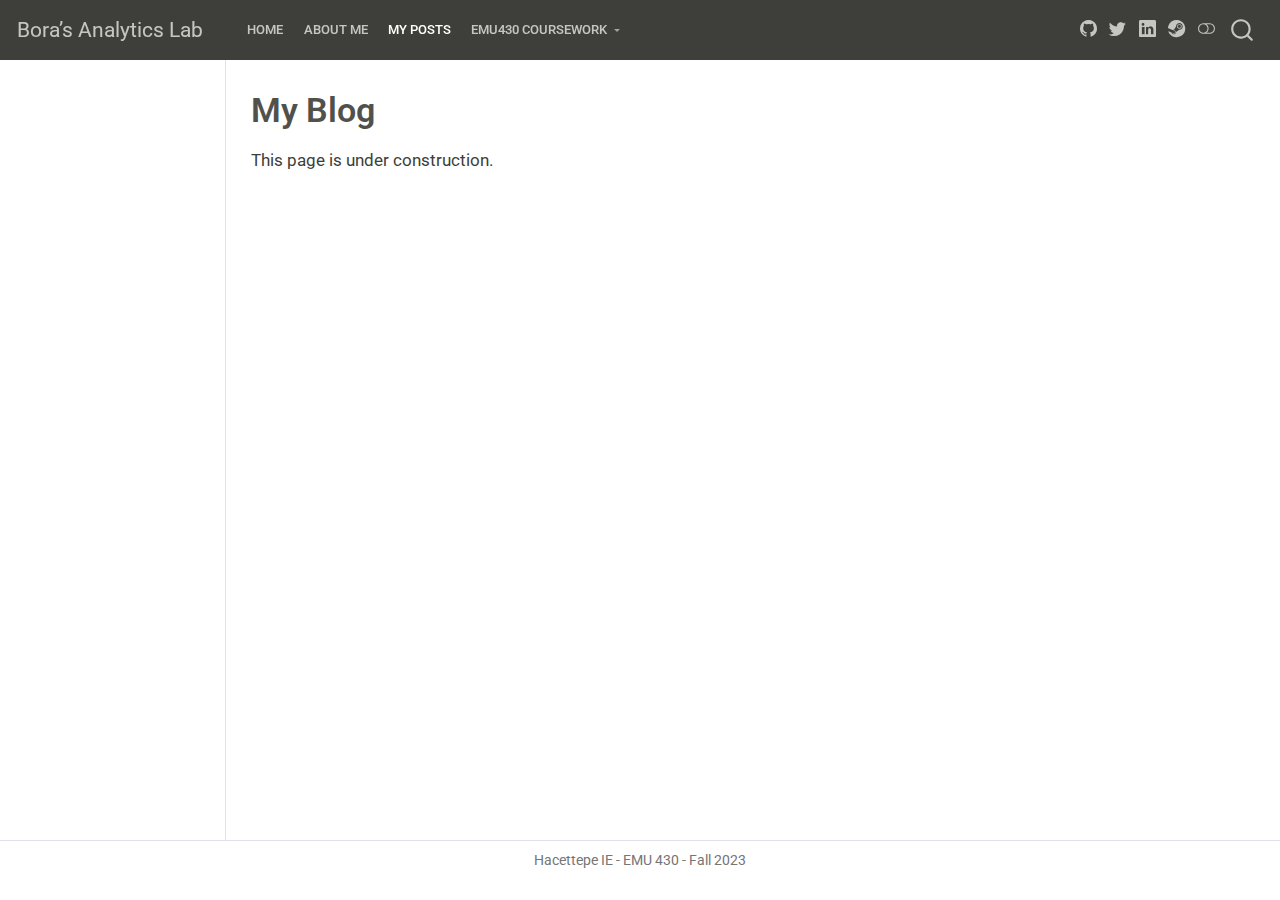
<file: docs/posts.html>
<!DOCTYPE html>
<html xmlns="http://www.w3.org/1999/xhtml" lang="en" xml:lang="en"><head>

<meta charset="utf-8">
<meta name="generator" content="quarto-1.3.450">

<meta name="viewport" content="width=device-width, initial-scale=1.0, user-scalable=yes">


<title>Bora’s Analytics Lab - My Blog</title>
<style>
code{white-space: pre-wrap;}
span.smallcaps{font-variant: small-caps;}
div.columns{display: flex; gap: min(4vw, 1.5em);}
div.column{flex: auto; overflow-x: auto;}
div.hanging-indent{margin-left: 1.5em; text-indent: -1.5em;}
ul.task-list{list-style: none;}
ul.task-list li input[type="checkbox"] {
  width: 0.8em;
  margin: 0 0.8em 0.2em -1em; /* quarto-specific, see https://github.com/quarto-dev/quarto-cli/issues/4556 */ 
  vertical-align: middle;
}
</style>


<script src="site_libs/quarto-nav/quarto-nav.js"></script>
<script src="site_libs/quarto-nav/headroom.min.js"></script>
<script src="site_libs/clipboard/clipboard.min.js"></script>
<script src="site_libs/quarto-search/autocomplete.umd.js"></script>
<script src="site_libs/quarto-search/fuse.min.js"></script>
<script src="site_libs/quarto-search/quarto-search.js"></script>
<meta name="quarto:offset" content="./">
<script src="site_libs/quarto-html/quarto.js"></script>
<script src="site_libs/quarto-html/popper.min.js"></script>
<script src="site_libs/quarto-html/tippy.umd.min.js"></script>
<script src="site_libs/quarto-html/anchor.min.js"></script>
<link href="site_libs/quarto-html/tippy.css" rel="stylesheet">
<link href="site_libs/quarto-html/quarto-syntax-highlighting.css" rel="stylesheet" class="quarto-color-scheme" id="quarto-text-highlighting-styles">
<link href="site_libs/quarto-html/quarto-syntax-highlighting-dark.css" rel="prefetch" class="quarto-color-scheme quarto-color-alternate" id="quarto-text-highlighting-styles">
<script src="site_libs/bootstrap/bootstrap.min.js"></script>
<link href="site_libs/bootstrap/bootstrap-icons.css" rel="stylesheet">
<link href="site_libs/bootstrap/bootstrap.min.css" rel="stylesheet" class="quarto-color-scheme" id="quarto-bootstrap" data-mode="light">
<link href="site_libs/bootstrap/bootstrap-dark.min.css" rel="prefetch" class="quarto-color-scheme quarto-color-alternate" id="quarto-bootstrap" data-mode="dark">
<script id="quarto-search-options" type="application/json">{
  "location": "navbar",
  "copy-button": false,
  "collapse-after": 3,
  "panel-placement": "end",
  "type": "overlay",
  "limit": 20,
  "language": {
    "search-no-results-text": "No results",
    "search-matching-documents-text": "matching documents",
    "search-copy-link-title": "Copy link to search",
    "search-hide-matches-text": "Hide additional matches",
    "search-more-match-text": "more match in this document",
    "search-more-matches-text": "more matches in this document",
    "search-clear-button-title": "Clear",
    "search-detached-cancel-button-title": "Cancel",
    "search-submit-button-title": "Submit",
    "search-label": "Search"
  }
}</script>


<link rel="stylesheet" href="styles.css">
</head>

<body class="docked nav-fixed">

<div id="quarto-search-results"></div>
  <header id="quarto-header" class="headroom fixed-top">
    <nav class="navbar navbar-expand-lg navbar-dark ">
      <div class="navbar-container container-fluid">
      <div class="navbar-brand-container">
    <a class="navbar-brand" href="./index.html">
    <span class="navbar-title">Bora’s Analytics Lab</span>
    </a>
  </div>
            <div id="quarto-search" class="" title="Search"></div>
          <button class="navbar-toggler" type="button" data-bs-toggle="collapse" data-bs-target="#navbarCollapse" aria-controls="navbarCollapse" aria-expanded="false" aria-label="Toggle navigation" onclick="if (window.quartoToggleHeadroom) { window.quartoToggleHeadroom(); }">
  <span class="navbar-toggler-icon"></span>
</button>
          <div class="collapse navbar-collapse" id="navbarCollapse">
            <ul class="navbar-nav navbar-nav-scroll me-auto">
  <li class="nav-item">
    <a class="nav-link" href="./index.html" rel="" target="">
 <span class="menu-text">Home</span></a>
  </li>  
  <li class="nav-item">
    <a class="nav-link" href="./about.html" rel="" target="">
 <span class="menu-text">About Me</span></a>
  </li>  
  <li class="nav-item">
    <a class="nav-link active" href="./posts.html" rel="" target="" aria-current="page">
 <span class="menu-text">My Posts</span></a>
  </li>  
  <li class="nav-item dropdown ">
    <a class="nav-link dropdown-toggle" href="#" id="nav-menu-emu430-coursework" role="button" data-bs-toggle="dropdown" aria-expanded="false" rel="" target="">
 <span class="menu-text">EMU430 Coursework</span>
    </a>
    <ul class="dropdown-menu" aria-labelledby="nav-menu-emu430-coursework">    
        <li>
    <a class="dropdown-item" href="./assignments.html" rel="" target="">
 <span class="dropdown-text">Assignments</span></a>
  </li>  
        <li>
    <a class="dropdown-item" href="./project.html" rel="" target="">
 <span class="dropdown-text">Project</span></a>
  </li>  
    </ul>
  </li>
</ul>
            <div class="quarto-navbar-tools ms-auto tools-wide">
    <a href="https://github.com/akifboraeren" rel="" title="" class="quarto-navigation-tool px-1" aria-label=""><i class="bi bi-github"></i></a>
    <a href="https://twitter.com" rel="" title="" class="quarto-navigation-tool px-1" aria-label=""><i class="bi bi-twitter"></i></a>
    <a href="https://linkedin.com" rel="" title="" class="quarto-navigation-tool px-1" aria-label=""><i class="bi bi-linkedin"></i></a>
    <a href="https://steamcommunity.com/profiles/76561198152536340/" rel="" title="" class="quarto-navigation-tool px-1" aria-label=""><i class="bi bi-steam"></i></a>
  <a href="" class="quarto-color-scheme-toggle quarto-navigation-tool  px-1" onclick="window.quartoToggleColorScheme(); return false;" title="Toggle dark mode"><i class="bi"></i></a>
</div>
          </div> <!-- /navcollapse -->
      </div> <!-- /container-fluid -->
    </nav>
</header>
<!-- content -->
<div id="quarto-content" class="quarto-container page-columns page-rows-contents page-layout-article page-navbar">
<!-- sidebar -->
  <nav id="quarto-sidebar" class="sidebar collapse collapse-horizontal sidebar-navigation docked overflow-auto">
    
</nav>
<div id="quarto-sidebar-glass" data-bs-toggle="collapse" data-bs-target="#quarto-sidebar,#quarto-sidebar-glass"></div>
<!-- margin-sidebar -->
    <div id="quarto-margin-sidebar" class="sidebar margin-sidebar">
    </div>
<!-- main -->
<main class="content" id="quarto-document-content">

<header id="title-block-header" class="quarto-title-block default">
<div class="quarto-title">
<h1 class="title">My Blog</h1>
</div>



<div class="quarto-title-meta">

    
  
    
  </div>
  

</header>

<p>This page is under construction.</p>



<a onclick="window.scrollTo(0, 0); return false;" role="button" id="quarto-back-to-top"><i class="bi bi-arrow-up"></i> Back to top</a></main> <!-- /main -->
<script id="quarto-html-after-body" type="application/javascript">
window.document.addEventListener("DOMContentLoaded", function (event) {
  const toggleBodyColorMode = (bsSheetEl) => {
    const mode = bsSheetEl.getAttribute("data-mode");
    const bodyEl = window.document.querySelector("body");
    if (mode === "dark") {
      bodyEl.classList.add("quarto-dark");
      bodyEl.classList.remove("quarto-light");
    } else {
      bodyEl.classList.add("quarto-light");
      bodyEl.classList.remove("quarto-dark");
    }
  }
  const toggleBodyColorPrimary = () => {
    const bsSheetEl = window.document.querySelector("link#quarto-bootstrap");
    if (bsSheetEl) {
      toggleBodyColorMode(bsSheetEl);
    }
  }
  toggleBodyColorPrimary();  
  const disableStylesheet = (stylesheets) => {
    for (let i=0; i < stylesheets.length; i++) {
      const stylesheet = stylesheets[i];
      stylesheet.rel = 'prefetch';
    }
  }
  const enableStylesheet = (stylesheets) => {
    for (let i=0; i < stylesheets.length; i++) {
      const stylesheet = stylesheets[i];
      stylesheet.rel = 'stylesheet';
    }
  }
  const manageTransitions = (selector, allowTransitions) => {
    const els = window.document.querySelectorAll(selector);
    for (let i=0; i < els.length; i++) {
      const el = els[i];
      if (allowTransitions) {
        el.classList.remove('notransition');
      } else {
        el.classList.add('notransition');
      }
    }
  }
  const toggleColorMode = (alternate) => {
    // Switch the stylesheets
    const alternateStylesheets = window.document.querySelectorAll('link.quarto-color-scheme.quarto-color-alternate');
    manageTransitions('#quarto-margin-sidebar .nav-link', false);
    if (alternate) {
      enableStylesheet(alternateStylesheets);
      for (const sheetNode of alternateStylesheets) {
        if (sheetNode.id === "quarto-bootstrap") {
          toggleBodyColorMode(sheetNode);
        }
      }
    } else {
      disableStylesheet(alternateStylesheets);
      toggleBodyColorPrimary();
    }
    manageTransitions('#quarto-margin-sidebar .nav-link', true);
    // Switch the toggles
    const toggles = window.document.querySelectorAll('.quarto-color-scheme-toggle');
    for (let i=0; i < toggles.length; i++) {
      const toggle = toggles[i];
      if (toggle) {
        if (alternate) {
          toggle.classList.add("alternate");     
        } else {
          toggle.classList.remove("alternate");
        }
      }
    }
    // Hack to workaround the fact that safari doesn't
    // properly recolor the scrollbar when toggling (#1455)
    if (navigator.userAgent.indexOf('Safari') > 0 && navigator.userAgent.indexOf('Chrome') == -1) {
      manageTransitions("body", false);
      window.scrollTo(0, 1);
      setTimeout(() => {
        window.scrollTo(0, 0);
        manageTransitions("body", true);
      }, 40);  
    }
  }
  const isFileUrl = () => { 
    return window.location.protocol === 'file:';
  }
  const hasAlternateSentinel = () => {  
    let styleSentinel = getColorSchemeSentinel();
    if (styleSentinel !== null) {
      return styleSentinel === "alternate";
    } else {
      return false;
    }
  }
  const setStyleSentinel = (alternate) => {
    const value = alternate ? "alternate" : "default";
    if (!isFileUrl()) {
      window.localStorage.setItem("quarto-color-scheme", value);
    } else {
      localAlternateSentinel = value;
    }
  }
  const getColorSchemeSentinel = () => {
    if (!isFileUrl()) {
      const storageValue = window.localStorage.getItem("quarto-color-scheme");
      return storageValue != null ? storageValue : localAlternateSentinel;
    } else {
      return localAlternateSentinel;
    }
  }
  let localAlternateSentinel = 'default';
  // Dark / light mode switch
  window.quartoToggleColorScheme = () => {
    // Read the current dark / light value 
    let toAlternate = !hasAlternateSentinel();
    toggleColorMode(toAlternate);
    setStyleSentinel(toAlternate);
  };
  // Ensure there is a toggle, if there isn't float one in the top right
  if (window.document.querySelector('.quarto-color-scheme-toggle') === null) {
    const a = window.document.createElement('a');
    a.classList.add('top-right');
    a.classList.add('quarto-color-scheme-toggle');
    a.href = "";
    a.onclick = function() { try { window.quartoToggleColorScheme(); } catch {} return false; };
    const i = window.document.createElement("i");
    i.classList.add('bi');
    a.appendChild(i);
    window.document.body.appendChild(a);
  }
  // Switch to dark mode if need be
  if (hasAlternateSentinel()) {
    toggleColorMode(true);
  } else {
    toggleColorMode(false);
  }
  const icon = "";
  const anchorJS = new window.AnchorJS();
  anchorJS.options = {
    placement: 'right',
    icon: icon
  };
  anchorJS.add('.anchored');
  const isCodeAnnotation = (el) => {
    for (const clz of el.classList) {
      if (clz.startsWith('code-annotation-')) {                     
        return true;
      }
    }
    return false;
  }
  const clipboard = new window.ClipboardJS('.code-copy-button', {
    text: function(trigger) {
      const codeEl = trigger.previousElementSibling.cloneNode(true);
      for (const childEl of codeEl.children) {
        if (isCodeAnnotation(childEl)) {
          childEl.remove();
        }
      }
      return codeEl.innerText;
    }
  });
  clipboard.on('success', function(e) {
    // button target
    const button = e.trigger;
    // don't keep focus
    button.blur();
    // flash "checked"
    button.classList.add('code-copy-button-checked');
    var currentTitle = button.getAttribute("title");
    button.setAttribute("title", "Copied!");
    let tooltip;
    if (window.bootstrap) {
      button.setAttribute("data-bs-toggle", "tooltip");
      button.setAttribute("data-bs-placement", "left");
      button.setAttribute("data-bs-title", "Copied!");
      tooltip = new bootstrap.Tooltip(button, 
        { trigger: "manual", 
          customClass: "code-copy-button-tooltip",
          offset: [0, -8]});
      tooltip.show();    
    }
    setTimeout(function() {
      if (tooltip) {
        tooltip.hide();
        button.removeAttribute("data-bs-title");
        button.removeAttribute("data-bs-toggle");
        button.removeAttribute("data-bs-placement");
      }
      button.setAttribute("title", currentTitle);
      button.classList.remove('code-copy-button-checked');
    }, 1000);
    // clear code selection
    e.clearSelection();
  });
  function tippyHover(el, contentFn) {
    const config = {
      allowHTML: true,
      content: contentFn,
      maxWidth: 500,
      delay: 100,
      arrow: false,
      appendTo: function(el) {
          return el.parentElement;
      },
      interactive: true,
      interactiveBorder: 10,
      theme: 'quarto',
      placement: 'bottom-start'
    };
    window.tippy(el, config); 
  }
  const noterefs = window.document.querySelectorAll('a[role="doc-noteref"]');
  for (var i=0; i<noterefs.length; i++) {
    const ref = noterefs[i];
    tippyHover(ref, function() {
      // use id or data attribute instead here
      let href = ref.getAttribute('data-footnote-href') || ref.getAttribute('href');
      try { href = new URL(href).hash; } catch {}
      const id = href.replace(/^#\/?/, "");
      const note = window.document.getElementById(id);
      return note.innerHTML;
    });
  }
      let selectedAnnoteEl;
      const selectorForAnnotation = ( cell, annotation) => {
        let cellAttr = 'data-code-cell="' + cell + '"';
        let lineAttr = 'data-code-annotation="' +  annotation + '"';
        const selector = 'span[' + cellAttr + '][' + lineAttr + ']';
        return selector;
      }
      const selectCodeLines = (annoteEl) => {
        const doc = window.document;
        const targetCell = annoteEl.getAttribute("data-target-cell");
        const targetAnnotation = annoteEl.getAttribute("data-target-annotation");
        const annoteSpan = window.document.querySelector(selectorForAnnotation(targetCell, targetAnnotation));
        const lines = annoteSpan.getAttribute("data-code-lines").split(",");
        const lineIds = lines.map((line) => {
          return targetCell + "-" + line;
        })
        let top = null;
        let height = null;
        let parent = null;
        if (lineIds.length > 0) {
            //compute the position of the single el (top and bottom and make a div)
            const el = window.document.getElementById(lineIds[0]);
            top = el.offsetTop;
            height = el.offsetHeight;
            parent = el.parentElement.parentElement;
          if (lineIds.length > 1) {
            const lastEl = window.document.getElementById(lineIds[lineIds.length - 1]);
            const bottom = lastEl.offsetTop + lastEl.offsetHeight;
            height = bottom - top;
          }
          if (top !== null && height !== null && parent !== null) {
            // cook up a div (if necessary) and position it 
            let div = window.document.getElementById("code-annotation-line-highlight");
            if (div === null) {
              div = window.document.createElement("div");
              div.setAttribute("id", "code-annotation-line-highlight");
              div.style.position = 'absolute';
              parent.appendChild(div);
            }
            div.style.top = top - 2 + "px";
            div.style.height = height + 4 + "px";
            let gutterDiv = window.document.getElementById("code-annotation-line-highlight-gutter");
            if (gutterDiv === null) {
              gutterDiv = window.document.createElement("div");
              gutterDiv.setAttribute("id", "code-annotation-line-highlight-gutter");
              gutterDiv.style.position = 'absolute';
              const codeCell = window.document.getElementById(targetCell);
              const gutter = codeCell.querySelector('.code-annotation-gutter');
              gutter.appendChild(gutterDiv);
            }
            gutterDiv.style.top = top - 2 + "px";
            gutterDiv.style.height = height + 4 + "px";
          }
          selectedAnnoteEl = annoteEl;
        }
      };
      const unselectCodeLines = () => {
        const elementsIds = ["code-annotation-line-highlight", "code-annotation-line-highlight-gutter"];
        elementsIds.forEach((elId) => {
          const div = window.document.getElementById(elId);
          if (div) {
            div.remove();
          }
        });
        selectedAnnoteEl = undefined;
      };
      // Attach click handler to the DT
      const annoteDls = window.document.querySelectorAll('dt[data-target-cell]');
      for (const annoteDlNode of annoteDls) {
        annoteDlNode.addEventListener('click', (event) => {
          const clickedEl = event.target;
          if (clickedEl !== selectedAnnoteEl) {
            unselectCodeLines();
            const activeEl = window.document.querySelector('dt[data-target-cell].code-annotation-active');
            if (activeEl) {
              activeEl.classList.remove('code-annotation-active');
            }
            selectCodeLines(clickedEl);
            clickedEl.classList.add('code-annotation-active');
          } else {
            // Unselect the line
            unselectCodeLines();
            clickedEl.classList.remove('code-annotation-active');
          }
        });
      }
  const findCites = (el) => {
    const parentEl = el.parentElement;
    if (parentEl) {
      const cites = parentEl.dataset.cites;
      if (cites) {
        return {
          el,
          cites: cites.split(' ')
        };
      } else {
        return findCites(el.parentElement)
      }
    } else {
      return undefined;
    }
  };
  var bibliorefs = window.document.querySelectorAll('a[role="doc-biblioref"]');
  for (var i=0; i<bibliorefs.length; i++) {
    const ref = bibliorefs[i];
    const citeInfo = findCites(ref);
    if (citeInfo) {
      tippyHover(citeInfo.el, function() {
        var popup = window.document.createElement('div');
        citeInfo.cites.forEach(function(cite) {
          var citeDiv = window.document.createElement('div');
          citeDiv.classList.add('hanging-indent');
          citeDiv.classList.add('csl-entry');
          var biblioDiv = window.document.getElementById('ref-' + cite);
          if (biblioDiv) {
            citeDiv.innerHTML = biblioDiv.innerHTML;
          }
          popup.appendChild(citeDiv);
        });
        return popup.innerHTML;
      });
    }
  }
});
</script>
</div> <!-- /content -->
<footer class="footer">
  <div class="nav-footer">
    <div class="nav-footer-left">
      &nbsp;
    </div>   
    <div class="nav-footer-center">Hacettepe IE - EMU 430 - Fall 2023</div>
    <div class="nav-footer-right">
      &nbsp;
    </div>
  </div>
</footer>



</body></html>
</file>
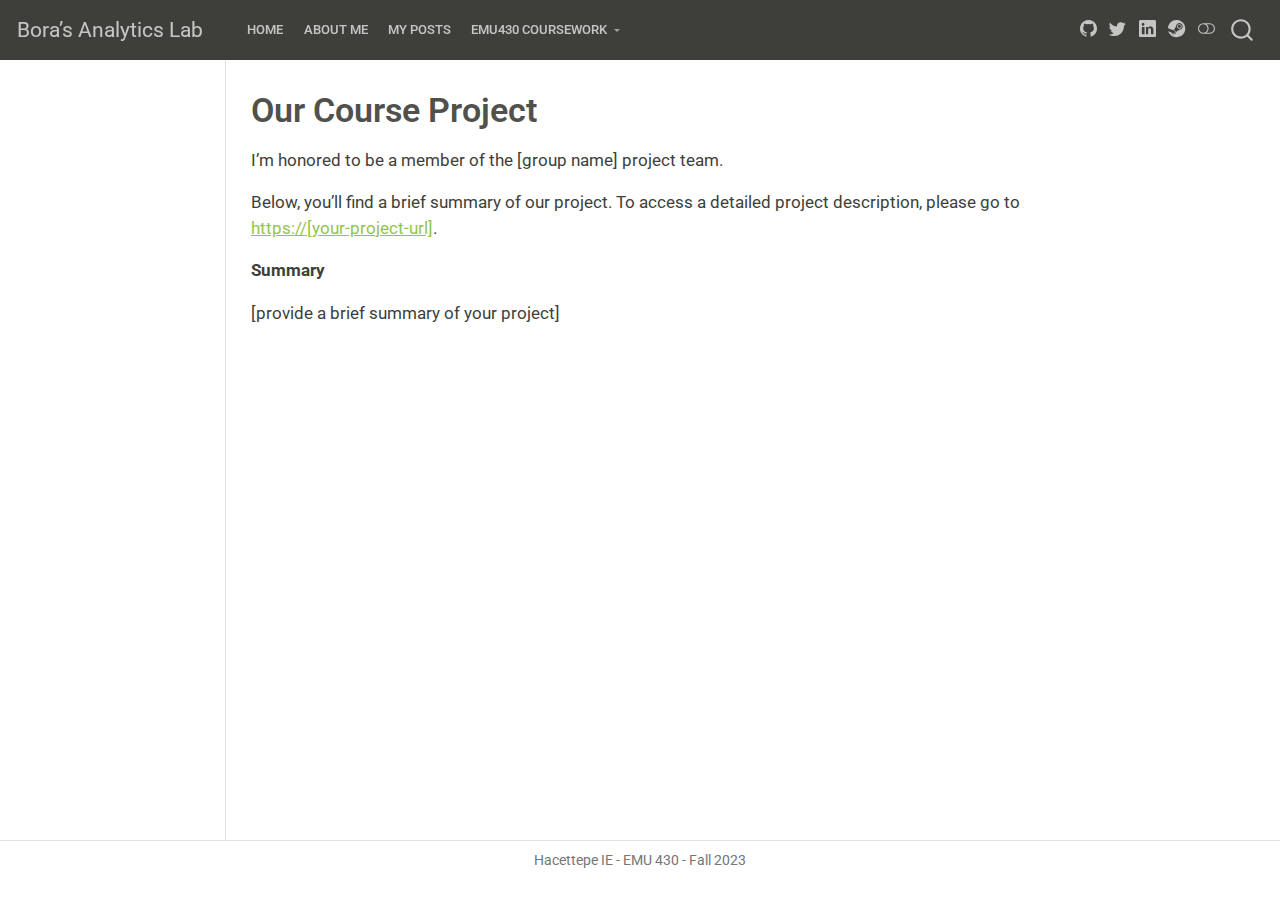
<file: docs/project.html>
<!DOCTYPE html>
<html xmlns="http://www.w3.org/1999/xhtml" lang="en" xml:lang="en"><head>

<meta charset="utf-8">
<meta name="generator" content="quarto-1.3.450">

<meta name="viewport" content="width=device-width, initial-scale=1.0, user-scalable=yes">


<title>Bora’s Analytics Lab - Our Course Project</title>
<style>
code{white-space: pre-wrap;}
span.smallcaps{font-variant: small-caps;}
div.columns{display: flex; gap: min(4vw, 1.5em);}
div.column{flex: auto; overflow-x: auto;}
div.hanging-indent{margin-left: 1.5em; text-indent: -1.5em;}
ul.task-list{list-style: none;}
ul.task-list li input[type="checkbox"] {
  width: 0.8em;
  margin: 0 0.8em 0.2em -1em; /* quarto-specific, see https://github.com/quarto-dev/quarto-cli/issues/4556 */ 
  vertical-align: middle;
}
</style>


<script src="site_libs/quarto-nav/quarto-nav.js"></script>
<script src="site_libs/quarto-nav/headroom.min.js"></script>
<script src="site_libs/clipboard/clipboard.min.js"></script>
<script src="site_libs/quarto-search/autocomplete.umd.js"></script>
<script src="site_libs/quarto-search/fuse.min.js"></script>
<script src="site_libs/quarto-search/quarto-search.js"></script>
<meta name="quarto:offset" content="./">
<script src="site_libs/quarto-html/quarto.js"></script>
<script src="site_libs/quarto-html/popper.min.js"></script>
<script src="site_libs/quarto-html/tippy.umd.min.js"></script>
<script src="site_libs/quarto-html/anchor.min.js"></script>
<link href="site_libs/quarto-html/tippy.css" rel="stylesheet">
<link href="site_libs/quarto-html/quarto-syntax-highlighting.css" rel="stylesheet" class="quarto-color-scheme" id="quarto-text-highlighting-styles">
<link href="site_libs/quarto-html/quarto-syntax-highlighting-dark.css" rel="prefetch" class="quarto-color-scheme quarto-color-alternate" id="quarto-text-highlighting-styles">
<script src="site_libs/bootstrap/bootstrap.min.js"></script>
<link href="site_libs/bootstrap/bootstrap-icons.css" rel="stylesheet">
<link href="site_libs/bootstrap/bootstrap.min.css" rel="stylesheet" class="quarto-color-scheme" id="quarto-bootstrap" data-mode="light">
<link href="site_libs/bootstrap/bootstrap-dark.min.css" rel="prefetch" class="quarto-color-scheme quarto-color-alternate" id="quarto-bootstrap" data-mode="dark">
<script id="quarto-search-options" type="application/json">{
  "location": "navbar",
  "copy-button": false,
  "collapse-after": 3,
  "panel-placement": "end",
  "type": "overlay",
  "limit": 20,
  "language": {
    "search-no-results-text": "No results",
    "search-matching-documents-text": "matching documents",
    "search-copy-link-title": "Copy link to search",
    "search-hide-matches-text": "Hide additional matches",
    "search-more-match-text": "more match in this document",
    "search-more-matches-text": "more matches in this document",
    "search-clear-button-title": "Clear",
    "search-detached-cancel-button-title": "Cancel",
    "search-submit-button-title": "Submit",
    "search-label": "Search"
  }
}</script>


<link rel="stylesheet" href="styles.css">
</head>

<body class="docked nav-fixed">

<div id="quarto-search-results"></div>
  <header id="quarto-header" class="headroom fixed-top">
    <nav class="navbar navbar-expand-lg navbar-dark ">
      <div class="navbar-container container-fluid">
      <div class="navbar-brand-container">
    <a class="navbar-brand" href="./index.html">
    <span class="navbar-title">Bora’s Analytics Lab</span>
    </a>
  </div>
            <div id="quarto-search" class="" title="Search"></div>
          <button class="navbar-toggler" type="button" data-bs-toggle="collapse" data-bs-target="#navbarCollapse" aria-controls="navbarCollapse" aria-expanded="false" aria-label="Toggle navigation" onclick="if (window.quartoToggleHeadroom) { window.quartoToggleHeadroom(); }">
  <span class="navbar-toggler-icon"></span>
</button>
          <div class="collapse navbar-collapse" id="navbarCollapse">
            <ul class="navbar-nav navbar-nav-scroll me-auto">
  <li class="nav-item">
    <a class="nav-link" href="./index.html" rel="" target="">
 <span class="menu-text">Home</span></a>
  </li>  
  <li class="nav-item">
    <a class="nav-link" href="./about.html" rel="" target="">
 <span class="menu-text">About Me</span></a>
  </li>  
  <li class="nav-item">
    <a class="nav-link" href="./posts.html" rel="" target="">
 <span class="menu-text">My Posts</span></a>
  </li>  
  <li class="nav-item dropdown ">
    <a class="nav-link dropdown-toggle" href="#" id="nav-menu-emu430-coursework" role="button" data-bs-toggle="dropdown" aria-expanded="false" rel="" target="">
 <span class="menu-text">EMU430 Coursework</span>
    </a>
    <ul class="dropdown-menu" aria-labelledby="nav-menu-emu430-coursework">    
        <li>
    <a class="dropdown-item" href="./assignments.html" rel="" target="">
 <span class="dropdown-text">Assignments</span></a>
  </li>  
        <li>
    <a class="dropdown-item" href="./project.html" rel="" target="">
 <span class="dropdown-text">Project</span></a>
  </li>  
    </ul>
  </li>
</ul>
            <div class="quarto-navbar-tools ms-auto tools-wide">
    <a href="https://github.com/akifboraeren" rel="" title="" class="quarto-navigation-tool px-1" aria-label=""><i class="bi bi-github"></i></a>
    <a href="https://twitter.com" rel="" title="" class="quarto-navigation-tool px-1" aria-label=""><i class="bi bi-twitter"></i></a>
    <a href="https://linkedin.com" rel="" title="" class="quarto-navigation-tool px-1" aria-label=""><i class="bi bi-linkedin"></i></a>
    <a href="https://steamcommunity.com/profiles/76561198152536340/" rel="" title="" class="quarto-navigation-tool px-1" aria-label=""><i class="bi bi-steam"></i></a>
  <a href="" class="quarto-color-scheme-toggle quarto-navigation-tool  px-1" onclick="window.quartoToggleColorScheme(); return false;" title="Toggle dark mode"><i class="bi"></i></a>
</div>
          </div> <!-- /navcollapse -->
      </div> <!-- /container-fluid -->
    </nav>
</header>
<!-- content -->
<div id="quarto-content" class="quarto-container page-columns page-rows-contents page-layout-article page-navbar">
<!-- sidebar -->
  <nav id="quarto-sidebar" class="sidebar collapse collapse-horizontal sidebar-navigation docked overflow-auto">
    
</nav>
<div id="quarto-sidebar-glass" data-bs-toggle="collapse" data-bs-target="#quarto-sidebar,#quarto-sidebar-glass"></div>
<!-- margin-sidebar -->
    <div id="quarto-margin-sidebar" class="sidebar margin-sidebar">
    </div>
<!-- main -->
<main class="content" id="quarto-document-content">

<header id="title-block-header" class="quarto-title-block default">
<div class="quarto-title">
<h1 class="title">Our Course Project</h1>
</div>



<div class="quarto-title-meta">

    
  
    
  </div>
  

</header>

<p>I’m honored to be a member of the [group name] project team.</p>
<p>Below, you’ll find a brief summary of our project. To access a detailed project description, please go to <a href="#0" class="uri">https://[your-project-url]</a>.</p>
<p><strong>Summary</strong></p>
<p>[provide a brief summary of your project]</p>



<a onclick="window.scrollTo(0, 0); return false;" role="button" id="quarto-back-to-top"><i class="bi bi-arrow-up"></i> Back to top</a></main> <!-- /main -->
<script id="quarto-html-after-body" type="application/javascript">
window.document.addEventListener("DOMContentLoaded", function (event) {
  const toggleBodyColorMode = (bsSheetEl) => {
    const mode = bsSheetEl.getAttribute("data-mode");
    const bodyEl = window.document.querySelector("body");
    if (mode === "dark") {
      bodyEl.classList.add("quarto-dark");
      bodyEl.classList.remove("quarto-light");
    } else {
      bodyEl.classList.add("quarto-light");
      bodyEl.classList.remove("quarto-dark");
    }
  }
  const toggleBodyColorPrimary = () => {
    const bsSheetEl = window.document.querySelector("link#quarto-bootstrap");
    if (bsSheetEl) {
      toggleBodyColorMode(bsSheetEl);
    }
  }
  toggleBodyColorPrimary();  
  const disableStylesheet = (stylesheets) => {
    for (let i=0; i < stylesheets.length; i++) {
      const stylesheet = stylesheets[i];
      stylesheet.rel = 'prefetch';
    }
  }
  const enableStylesheet = (stylesheets) => {
    for (let i=0; i < stylesheets.length; i++) {
      const stylesheet = stylesheets[i];
      stylesheet.rel = 'stylesheet';
    }
  }
  const manageTransitions = (selector, allowTransitions) => {
    const els = window.document.querySelectorAll(selector);
    for (let i=0; i < els.length; i++) {
      const el = els[i];
      if (allowTransitions) {
        el.classList.remove('notransition');
      } else {
        el.classList.add('notransition');
      }
    }
  }
  const toggleColorMode = (alternate) => {
    // Switch the stylesheets
    const alternateStylesheets = window.document.querySelectorAll('link.quarto-color-scheme.quarto-color-alternate');
    manageTransitions('#quarto-margin-sidebar .nav-link', false);
    if (alternate) {
      enableStylesheet(alternateStylesheets);
      for (const sheetNode of alternateStylesheets) {
        if (sheetNode.id === "quarto-bootstrap") {
          toggleBodyColorMode(sheetNode);
        }
      }
    } else {
      disableStylesheet(alternateStylesheets);
      toggleBodyColorPrimary();
    }
    manageTransitions('#quarto-margin-sidebar .nav-link', true);
    // Switch the toggles
    const toggles = window.document.querySelectorAll('.quarto-color-scheme-toggle');
    for (let i=0; i < toggles.length; i++) {
      const toggle = toggles[i];
      if (toggle) {
        if (alternate) {
          toggle.classList.add("alternate");     
        } else {
          toggle.classList.remove("alternate");
        }
      }
    }
    // Hack to workaround the fact that safari doesn't
    // properly recolor the scrollbar when toggling (#1455)
    if (navigator.userAgent.indexOf('Safari') > 0 && navigator.userAgent.indexOf('Chrome') == -1) {
      manageTransitions("body", false);
      window.scrollTo(0, 1);
      setTimeout(() => {
        window.scrollTo(0, 0);
        manageTransitions("body", true);
      }, 40);  
    }
  }
  const isFileUrl = () => { 
    return window.location.protocol === 'file:';
  }
  const hasAlternateSentinel = () => {  
    let styleSentinel = getColorSchemeSentinel();
    if (styleSentinel !== null) {
      return styleSentinel === "alternate";
    } else {
      return false;
    }
  }
  const setStyleSentinel = (alternate) => {
    const value = alternate ? "alternate" : "default";
    if (!isFileUrl()) {
      window.localStorage.setItem("quarto-color-scheme", value);
    } else {
      localAlternateSentinel = value;
    }
  }
  const getColorSchemeSentinel = () => {
    if (!isFileUrl()) {
      const storageValue = window.localStorage.getItem("quarto-color-scheme");
      return storageValue != null ? storageValue : localAlternateSentinel;
    } else {
      return localAlternateSentinel;
    }
  }
  let localAlternateSentinel = 'default';
  // Dark / light mode switch
  window.quartoToggleColorScheme = () => {
    // Read the current dark / light value 
    let toAlternate = !hasAlternateSentinel();
    toggleColorMode(toAlternate);
    setStyleSentinel(toAlternate);
  };
  // Ensure there is a toggle, if there isn't float one in the top right
  if (window.document.querySelector('.quarto-color-scheme-toggle') === null) {
    const a = window.document.createElement('a');
    a.classList.add('top-right');
    a.classList.add('quarto-color-scheme-toggle');
    a.href = "";
    a.onclick = function() { try { window.quartoToggleColorScheme(); } catch {} return false; };
    const i = window.document.createElement("i");
    i.classList.add('bi');
    a.appendChild(i);
    window.document.body.appendChild(a);
  }
  // Switch to dark mode if need be
  if (hasAlternateSentinel()) {
    toggleColorMode(true);
  } else {
    toggleColorMode(false);
  }
  const icon = "";
  const anchorJS = new window.AnchorJS();
  anchorJS.options = {
    placement: 'right',
    icon: icon
  };
  anchorJS.add('.anchored');
  const isCodeAnnotation = (el) => {
    for (const clz of el.classList) {
      if (clz.startsWith('code-annotation-')) {                     
        return true;
      }
    }
    return false;
  }
  const clipboard = new window.ClipboardJS('.code-copy-button', {
    text: function(trigger) {
      const codeEl = trigger.previousElementSibling.cloneNode(true);
      for (const childEl of codeEl.children) {
        if (isCodeAnnotation(childEl)) {
          childEl.remove();
        }
      }
      return codeEl.innerText;
    }
  });
  clipboard.on('success', function(e) {
    // button target
    const button = e.trigger;
    // don't keep focus
    button.blur();
    // flash "checked"
    button.classList.add('code-copy-button-checked');
    var currentTitle = button.getAttribute("title");
    button.setAttribute("title", "Copied!");
    let tooltip;
    if (window.bootstrap) {
      button.setAttribute("data-bs-toggle", "tooltip");
      button.setAttribute("data-bs-placement", "left");
      button.setAttribute("data-bs-title", "Copied!");
      tooltip = new bootstrap.Tooltip(button, 
        { trigger: "manual", 
          customClass: "code-copy-button-tooltip",
          offset: [0, -8]});
      tooltip.show();    
    }
    setTimeout(function() {
      if (tooltip) {
        tooltip.hide();
        button.removeAttribute("data-bs-title");
        button.removeAttribute("data-bs-toggle");
        button.removeAttribute("data-bs-placement");
      }
      button.setAttribute("title", currentTitle);
      button.classList.remove('code-copy-button-checked');
    }, 1000);
    // clear code selection
    e.clearSelection();
  });
  function tippyHover(el, contentFn) {
    const config = {
      allowHTML: true,
      content: contentFn,
      maxWidth: 500,
      delay: 100,
      arrow: false,
      appendTo: function(el) {
          return el.parentElement;
      },
      interactive: true,
      interactiveBorder: 10,
      theme: 'quarto',
      placement: 'bottom-start'
    };
    window.tippy(el, config); 
  }
  const noterefs = window.document.querySelectorAll('a[role="doc-noteref"]');
  for (var i=0; i<noterefs.length; i++) {
    const ref = noterefs[i];
    tippyHover(ref, function() {
      // use id or data attribute instead here
      let href = ref.getAttribute('data-footnote-href') || ref.getAttribute('href');
      try { href = new URL(href).hash; } catch {}
      const id = href.replace(/^#\/?/, "");
      const note = window.document.getElementById(id);
      return note.innerHTML;
    });
  }
      let selectedAnnoteEl;
      const selectorForAnnotation = ( cell, annotation) => {
        let cellAttr = 'data-code-cell="' + cell + '"';
        let lineAttr = 'data-code-annotation="' +  annotation + '"';
        const selector = 'span[' + cellAttr + '][' + lineAttr + ']';
        return selector;
      }
      const selectCodeLines = (annoteEl) => {
        const doc = window.document;
        const targetCell = annoteEl.getAttribute("data-target-cell");
        const targetAnnotation = annoteEl.getAttribute("data-target-annotation");
        const annoteSpan = window.document.querySelector(selectorForAnnotation(targetCell, targetAnnotation));
        const lines = annoteSpan.getAttribute("data-code-lines").split(",");
        const lineIds = lines.map((line) => {
          return targetCell + "-" + line;
        })
        let top = null;
        let height = null;
        let parent = null;
        if (lineIds.length > 0) {
            //compute the position of the single el (top and bottom and make a div)
            const el = window.document.getElementById(lineIds[0]);
            top = el.offsetTop;
            height = el.offsetHeight;
            parent = el.parentElement.parentElement;
          if (lineIds.length > 1) {
            const lastEl = window.document.getElementById(lineIds[lineIds.length - 1]);
            const bottom = lastEl.offsetTop + lastEl.offsetHeight;
            height = bottom - top;
          }
          if (top !== null && height !== null && parent !== null) {
            // cook up a div (if necessary) and position it 
            let div = window.document.getElementById("code-annotation-line-highlight");
            if (div === null) {
              div = window.document.createElement("div");
              div.setAttribute("id", "code-annotation-line-highlight");
              div.style.position = 'absolute';
              parent.appendChild(div);
            }
            div.style.top = top - 2 + "px";
            div.style.height = height + 4 + "px";
            let gutterDiv = window.document.getElementById("code-annotation-line-highlight-gutter");
            if (gutterDiv === null) {
              gutterDiv = window.document.createElement("div");
              gutterDiv.setAttribute("id", "code-annotation-line-highlight-gutter");
              gutterDiv.style.position = 'absolute';
              const codeCell = window.document.getElementById(targetCell);
              const gutter = codeCell.querySelector('.code-annotation-gutter');
              gutter.appendChild(gutterDiv);
            }
            gutterDiv.style.top = top - 2 + "px";
            gutterDiv.style.height = height + 4 + "px";
          }
          selectedAnnoteEl = annoteEl;
        }
      };
      const unselectCodeLines = () => {
        const elementsIds = ["code-annotation-line-highlight", "code-annotation-line-highlight-gutter"];
        elementsIds.forEach((elId) => {
          const div = window.document.getElementById(elId);
          if (div) {
            div.remove();
          }
        });
        selectedAnnoteEl = undefined;
      };
      // Attach click handler to the DT
      const annoteDls = window.document.querySelectorAll('dt[data-target-cell]');
      for (const annoteDlNode of annoteDls) {
        annoteDlNode.addEventListener('click', (event) => {
          const clickedEl = event.target;
          if (clickedEl !== selectedAnnoteEl) {
            unselectCodeLines();
            const activeEl = window.document.querySelector('dt[data-target-cell].code-annotation-active');
            if (activeEl) {
              activeEl.classList.remove('code-annotation-active');
            }
            selectCodeLines(clickedEl);
            clickedEl.classList.add('code-annotation-active');
          } else {
            // Unselect the line
            unselectCodeLines();
            clickedEl.classList.remove('code-annotation-active');
          }
        });
      }
  const findCites = (el) => {
    const parentEl = el.parentElement;
    if (parentEl) {
      const cites = parentEl.dataset.cites;
      if (cites) {
        return {
          el,
          cites: cites.split(' ')
        };
      } else {
        return findCites(el.parentElement)
      }
    } else {
      return undefined;
    }
  };
  var bibliorefs = window.document.querySelectorAll('a[role="doc-biblioref"]');
  for (var i=0; i<bibliorefs.length; i++) {
    const ref = bibliorefs[i];
    const citeInfo = findCites(ref);
    if (citeInfo) {
      tippyHover(citeInfo.el, function() {
        var popup = window.document.createElement('div');
        citeInfo.cites.forEach(function(cite) {
          var citeDiv = window.document.createElement('div');
          citeDiv.classList.add('hanging-indent');
          citeDiv.classList.add('csl-entry');
          var biblioDiv = window.document.getElementById('ref-' + cite);
          if (biblioDiv) {
            citeDiv.innerHTML = biblioDiv.innerHTML;
          }
          popup.appendChild(citeDiv);
        });
        return popup.innerHTML;
      });
    }
  }
});
</script>
</div> <!-- /content -->
<footer class="footer">
  <div class="nav-footer">
    <div class="nav-footer-left">
      &nbsp;
    </div>   
    <div class="nav-footer-center">Hacettepe IE - EMU 430 - Fall 2023</div>
    <div class="nav-footer-right">
      &nbsp;
    </div>
  </div>
</footer>



</body></html>
</file>
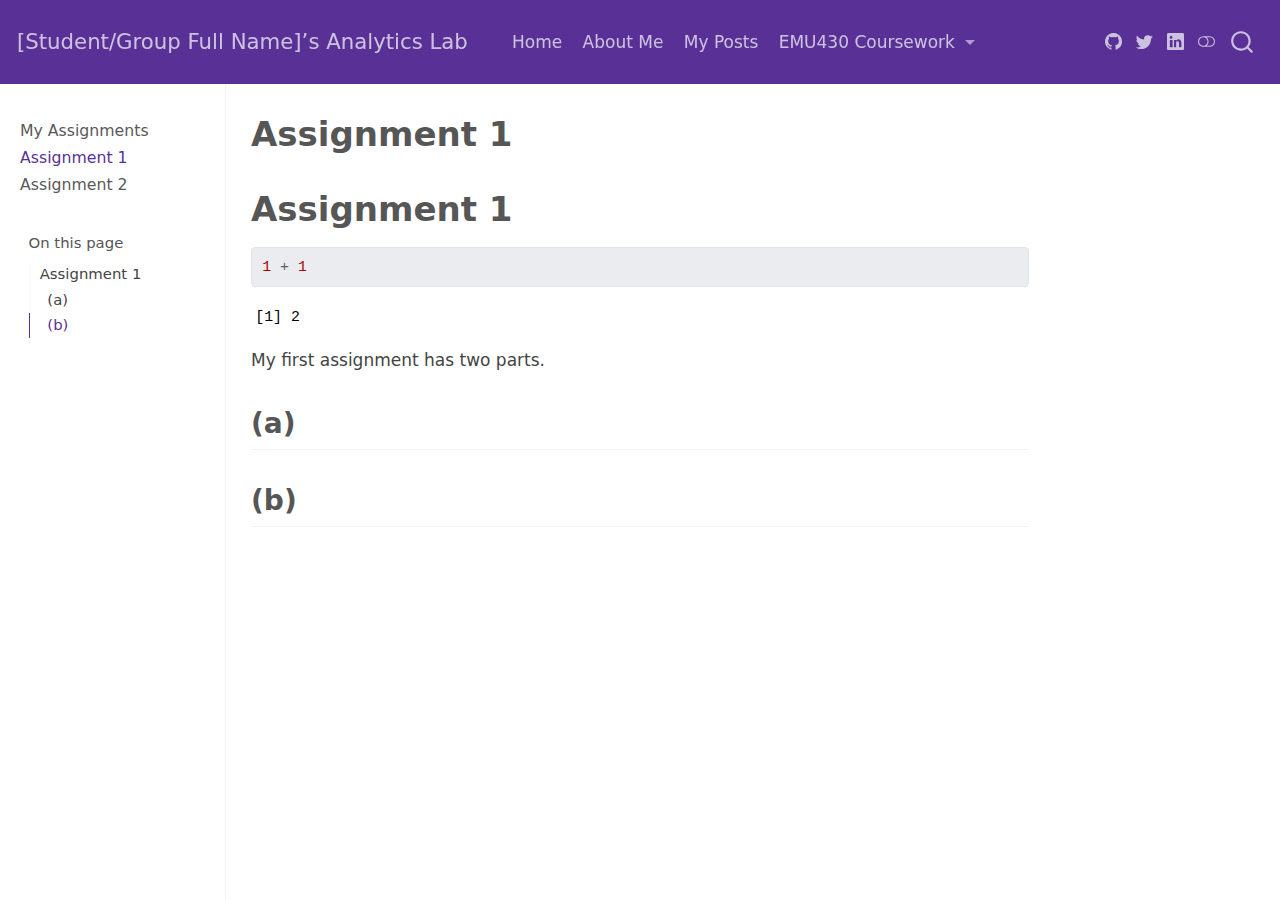
<file: _site/assignments/assignment-1.html>
<!DOCTYPE html>
<html xmlns="http://www.w3.org/1999/xhtml" lang="en" xml:lang="en"><head>

<meta charset="utf-8">
<meta name="generator" content="quarto-1.3.450">

<meta name="viewport" content="width=device-width, initial-scale=1.0, user-scalable=yes">


<title>[Student/Group Full Name]’s Analytics Lab - Assignment 1</title>
<style>
code{white-space: pre-wrap;}
span.smallcaps{font-variant: small-caps;}
div.columns{display: flex; gap: min(4vw, 1.5em);}
div.column{flex: auto; overflow-x: auto;}
div.hanging-indent{margin-left: 1.5em; text-indent: -1.5em;}
ul.task-list{list-style: none;}
ul.task-list li input[type="checkbox"] {
  width: 0.8em;
  margin: 0 0.8em 0.2em -1em; /* quarto-specific, see https://github.com/quarto-dev/quarto-cli/issues/4556 */ 
  vertical-align: middle;
}
/* CSS for syntax highlighting */
pre > code.sourceCode { white-space: pre; position: relative; }
pre > code.sourceCode > span { display: inline-block; line-height: 1.25; }
pre > code.sourceCode > span:empty { height: 1.2em; }
.sourceCode { overflow: visible; }
code.sourceCode > span { color: inherit; text-decoration: inherit; }
div.sourceCode { margin: 1em 0; }
pre.sourceCode { margin: 0; }
@media screen {
div.sourceCode { overflow: auto; }
}
@media print {
pre > code.sourceCode { white-space: pre-wrap; }
pre > code.sourceCode > span { text-indent: -5em; padding-left: 5em; }
}
pre.numberSource code
  { counter-reset: source-line 0; }
pre.numberSource code > span
  { position: relative; left: -4em; counter-increment: source-line; }
pre.numberSource code > span > a:first-child::before
  { content: counter(source-line);
    position: relative; left: -1em; text-align: right; vertical-align: baseline;
    border: none; display: inline-block;
    -webkit-touch-callout: none; -webkit-user-select: none;
    -khtml-user-select: none; -moz-user-select: none;
    -ms-user-select: none; user-select: none;
    padding: 0 4px; width: 4em;
  }
pre.numberSource { margin-left: 3em;  padding-left: 4px; }
div.sourceCode
  {   }
@media screen {
pre > code.sourceCode > span > a:first-child::before { text-decoration: underline; }
}
</style>


<script src="../site_libs/quarto-nav/quarto-nav.js"></script>
<script src="../site_libs/quarto-nav/headroom.min.js"></script>
<script src="../site_libs/clipboard/clipboard.min.js"></script>
<script src="../site_libs/quarto-search/autocomplete.umd.js"></script>
<script src="../site_libs/quarto-search/fuse.min.js"></script>
<script src="../site_libs/quarto-search/quarto-search.js"></script>
<meta name="quarto:offset" content="../">
<script src="../site_libs/quarto-html/quarto.js"></script>
<script src="../site_libs/quarto-html/popper.min.js"></script>
<script src="../site_libs/quarto-html/tippy.umd.min.js"></script>
<script src="../site_libs/quarto-html/anchor.min.js"></script>
<link href="../site_libs/quarto-html/tippy.css" rel="stylesheet">
<link href="../site_libs/quarto-html/quarto-syntax-highlighting.css" rel="stylesheet" class="quarto-color-scheme" id="quarto-text-highlighting-styles">
<link href="../site_libs/quarto-html/quarto-syntax-highlighting-dark.css" rel="prefetch" class="quarto-color-scheme quarto-color-alternate" id="quarto-text-highlighting-styles">
<script src="../site_libs/bootstrap/bootstrap.min.js"></script>
<link href="../site_libs/bootstrap/bootstrap-icons.css" rel="stylesheet">
<link href="../site_libs/bootstrap/bootstrap.min.css" rel="stylesheet" class="quarto-color-scheme" id="quarto-bootstrap" data-mode="light">
<link href="../site_libs/bootstrap/bootstrap-dark.min.css" rel="prefetch" class="quarto-color-scheme quarto-color-alternate" id="quarto-bootstrap" data-mode="dark">
<script id="quarto-search-options" type="application/json">{
  "location": "navbar",
  "copy-button": false,
  "collapse-after": 3,
  "panel-placement": "end",
  "type": "overlay",
  "limit": 20,
  "language": {
    "search-no-results-text": "No results",
    "search-matching-documents-text": "matching documents",
    "search-copy-link-title": "Copy link to search",
    "search-hide-matches-text": "Hide additional matches",
    "search-more-match-text": "more match in this document",
    "search-more-matches-text": "more matches in this document",
    "search-clear-button-title": "Clear",
    "search-detached-cancel-button-title": "Cancel",
    "search-submit-button-title": "Submit",
    "search-label": "Search"
  }
}</script>


<link rel="stylesheet" href="../styles.css">
</head>

<body class="nav-sidebar docked nav-fixed">

<div id="quarto-search-results"></div>
  <header id="quarto-header" class="headroom fixed-top">
    <nav class="navbar navbar-expand-lg navbar-dark ">
      <div class="navbar-container container-fluid">
      <div class="navbar-brand-container">
    <a class="navbar-brand" href="../index.html">
    <span class="navbar-title">[Student/Group Full Name]’s Analytics Lab</span>
    </a>
  </div>
            <div id="quarto-search" class="" title="Search"></div>
          <button class="navbar-toggler" type="button" data-bs-toggle="collapse" data-bs-target="#navbarCollapse" aria-controls="navbarCollapse" aria-expanded="false" aria-label="Toggle navigation" onclick="if (window.quartoToggleHeadroom) { window.quartoToggleHeadroom(); }">
  <span class="navbar-toggler-icon"></span>
</button>
          <div class="collapse navbar-collapse" id="navbarCollapse">
            <ul class="navbar-nav navbar-nav-scroll me-auto">
  <li class="nav-item">
    <a class="nav-link" href="../index.html" rel="" target="">
 <span class="menu-text">Home</span></a>
  </li>  
  <li class="nav-item">
    <a class="nav-link" href="../about.html" rel="" target="">
 <span class="menu-text">About Me</span></a>
  </li>  
  <li class="nav-item">
    <a class="nav-link" href="../posts.html" rel="" target="">
 <span class="menu-text">My Posts</span></a>
  </li>  
  <li class="nav-item dropdown ">
    <a class="nav-link dropdown-toggle" href="#" id="nav-menu-emu430-coursework" role="button" data-bs-toggle="dropdown" aria-expanded="false" rel="" target="">
 <span class="menu-text">EMU430 Coursework</span>
    </a>
    <ul class="dropdown-menu" aria-labelledby="nav-menu-emu430-coursework">    
        <li>
    <a class="dropdown-item" href="../assignments.html" rel="" target="">
 <span class="dropdown-text">Assignments</span></a>
  </li>  
        <li>
    <a class="dropdown-item" href="../project.html" rel="" target="">
 <span class="dropdown-text">Project</span></a>
  </li>  
    </ul>
  </li>
</ul>
            <div class="quarto-navbar-tools ms-auto tools-wide">
    <a href="https://twitter.com" rel="" title="" class="quarto-navigation-tool px-1" aria-label=""><i class="bi bi-github"></i></a>
    <a href="https://twitter.com" rel="" title="" class="quarto-navigation-tool px-1" aria-label=""><i class="bi bi-twitter"></i></a>
    <a href="https://linkedin.com" rel="" title="" class="quarto-navigation-tool px-1" aria-label=""><i class="bi bi-linkedin"></i></a>
  <a href="" class="quarto-color-scheme-toggle quarto-navigation-tool  px-1" onclick="window.quartoToggleColorScheme(); return false;" title="Toggle dark mode"><i class="bi"></i></a>
</div>
          </div> <!-- /navcollapse -->
      </div> <!-- /container-fluid -->
    </nav>
  <nav class="quarto-secondary-nav">
    <div class="container-fluid d-flex">
      <button type="button" class="quarto-btn-toggle btn" data-bs-toggle="collapse" data-bs-target="#quarto-sidebar,#quarto-sidebar-glass" aria-controls="quarto-sidebar" aria-expanded="false" aria-label="Toggle sidebar navigation" onclick="if (window.quartoToggleHeadroom) { window.quartoToggleHeadroom(); }">
        <i class="bi bi-layout-text-sidebar-reverse"></i>
      </button>
      <nav class="quarto-page-breadcrumbs" aria-label="breadcrumb"><ol class="breadcrumb"><li class="breadcrumb-item"><a href="../assignments/assignment-1.html">Assignment 1</a></li></ol></nav>
      <a class="flex-grow-1" role="button" data-bs-toggle="collapse" data-bs-target="#quarto-sidebar,#quarto-sidebar-glass" aria-controls="quarto-sidebar" aria-expanded="false" aria-label="Toggle sidebar navigation" onclick="if (window.quartoToggleHeadroom) { window.quartoToggleHeadroom(); }">      
      </a>
    </div>
  </nav>
</header>
<!-- content -->
<div id="quarto-content" class="quarto-container page-columns page-rows-contents page-layout-article page-navbar">
<!-- sidebar -->
  <nav id="quarto-sidebar" class="sidebar collapse collapse-horizontal sidebar-navigation docked overflow-auto">
    <div class="sidebar-menu-container"> 
    <ul class="list-unstyled mt-1">
        <li class="sidebar-item">
  <div class="sidebar-item-container"> 
  <a href="../assignments.html" class="sidebar-item-text sidebar-link">
 <span class="menu-text">My Assignments</span></a>
  </div>
</li>
        <li class="sidebar-item">
  <div class="sidebar-item-container"> 
  <a href="../assignments/assignment-1.html" class="sidebar-item-text sidebar-link active">
 <span class="menu-text">Assignment 1</span></a>
  </div>
</li>
        <li class="sidebar-item">
  <div class="sidebar-item-container"> 
  <a href="../assignments/assignment-2.html" class="sidebar-item-text sidebar-link">
 <span class="menu-text">Assignment 2</span></a>
  </div>
</li>
    </ul>
    </div>
    <nav id="TOC" role="doc-toc" class="toc-active">
    <h2 id="toc-title">On this page</h2>
   
  <ul>
  <li><a href="#assignment-1" id="toc-assignment-1" class="nav-link active" data-scroll-target="#assignment-1">Assignment 1</a>
  <ul class="collapse">
  <li><a href="#a" id="toc-a" class="nav-link" data-scroll-target="#a">(a)</a></li>
  <li><a href="#b" id="toc-b" class="nav-link" data-scroll-target="#b">(b)</a></li>
  </ul></li>
  </ul>
</nav>
</nav>
<div id="quarto-sidebar-glass" data-bs-toggle="collapse" data-bs-target="#quarto-sidebar,#quarto-sidebar-glass"></div>
<!-- margin-sidebar -->
    <div id="quarto-margin-sidebar" class="sidebar margin-sidebar">
    </div>
<!-- main -->
<main class="content" id="quarto-document-content">

<header id="title-block-header" class="quarto-title-block default">
<div class="quarto-title">
<h1 class="title">Assignment 1</h1>
</div>



<div class="quarto-title-meta">

    
  
    
  </div>
  

</header>

<section id="assignment-1" class="level1">
<h1>Assignment 1</h1>
<div class="cell">
<div class="sourceCode cell-code" id="cb1"><pre class="sourceCode r code-with-copy"><code class="sourceCode r"><span id="cb1-1"><a href="#cb1-1" aria-hidden="true" tabindex="-1"></a><span class="dv">1</span> <span class="sc">+</span> <span class="dv">1</span></span></code><button title="Copy to Clipboard" class="code-copy-button"><i class="bi"></i></button></pre></div>
<div class="cell-output cell-output-stdout">
<pre><code>[1] 2</code></pre>
</div>
</div>
<p>My first assignment has two parts.</p>
<section id="a" class="level2">
<h2 class="anchored" data-anchor-id="a">(a)</h2>
</section>
<section id="b" class="level2">
<h2 class="anchored" data-anchor-id="b">(b)</h2>


</section>
</section>

</main> <!-- /main -->
<script id="quarto-html-after-body" type="application/javascript">
window.document.addEventListener("DOMContentLoaded", function (event) {
  const toggleBodyColorMode = (bsSheetEl) => {
    const mode = bsSheetEl.getAttribute("data-mode");
    const bodyEl = window.document.querySelector("body");
    if (mode === "dark") {
      bodyEl.classList.add("quarto-dark");
      bodyEl.classList.remove("quarto-light");
    } else {
      bodyEl.classList.add("quarto-light");
      bodyEl.classList.remove("quarto-dark");
    }
  }
  const toggleBodyColorPrimary = () => {
    const bsSheetEl = window.document.querySelector("link#quarto-bootstrap");
    if (bsSheetEl) {
      toggleBodyColorMode(bsSheetEl);
    }
  }
  toggleBodyColorPrimary();  
  const disableStylesheet = (stylesheets) => {
    for (let i=0; i < stylesheets.length; i++) {
      const stylesheet = stylesheets[i];
      stylesheet.rel = 'prefetch';
    }
  }
  const enableStylesheet = (stylesheets) => {
    for (let i=0; i < stylesheets.length; i++) {
      const stylesheet = stylesheets[i];
      stylesheet.rel = 'stylesheet';
    }
  }
  const manageTransitions = (selector, allowTransitions) => {
    const els = window.document.querySelectorAll(selector);
    for (let i=0; i < els.length; i++) {
      const el = els[i];
      if (allowTransitions) {
        el.classList.remove('notransition');
      } else {
        el.classList.add('notransition');
      }
    }
  }
  const toggleColorMode = (alternate) => {
    // Switch the stylesheets
    const alternateStylesheets = window.document.querySelectorAll('link.quarto-color-scheme.quarto-color-alternate');
    manageTransitions('#quarto-margin-sidebar .nav-link', false);
    if (alternate) {
      enableStylesheet(alternateStylesheets);
      for (const sheetNode of alternateStylesheets) {
        if (sheetNode.id === "quarto-bootstrap") {
          toggleBodyColorMode(sheetNode);
        }
      }
    } else {
      disableStylesheet(alternateStylesheets);
      toggleBodyColorPrimary();
    }
    manageTransitions('#quarto-margin-sidebar .nav-link', true);
    // Switch the toggles
    const toggles = window.document.querySelectorAll('.quarto-color-scheme-toggle');
    for (let i=0; i < toggles.length; i++) {
      const toggle = toggles[i];
      if (toggle) {
        if (alternate) {
          toggle.classList.add("alternate");     
        } else {
          toggle.classList.remove("alternate");
        }
      }
    }
    // Hack to workaround the fact that safari doesn't
    // properly recolor the scrollbar when toggling (#1455)
    if (navigator.userAgent.indexOf('Safari') > 0 && navigator.userAgent.indexOf('Chrome') == -1) {
      manageTransitions("body", false);
      window.scrollTo(0, 1);
      setTimeout(() => {
        window.scrollTo(0, 0);
        manageTransitions("body", true);
      }, 40);  
    }
  }
  const isFileUrl = () => { 
    return window.location.protocol === 'file:';
  }
  const hasAlternateSentinel = () => {  
    let styleSentinel = getColorSchemeSentinel();
    if (styleSentinel !== null) {
      return styleSentinel === "alternate";
    } else {
      return false;
    }
  }
  const setStyleSentinel = (alternate) => {
    const value = alternate ? "alternate" : "default";
    if (!isFileUrl()) {
      window.localStorage.setItem("quarto-color-scheme", value);
    } else {
      localAlternateSentinel = value;
    }
  }
  const getColorSchemeSentinel = () => {
    if (!isFileUrl()) {
      const storageValue = window.localStorage.getItem("quarto-color-scheme");
      return storageValue != null ? storageValue : localAlternateSentinel;
    } else {
      return localAlternateSentinel;
    }
  }
  let localAlternateSentinel = 'default';
  // Dark / light mode switch
  window.quartoToggleColorScheme = () => {
    // Read the current dark / light value 
    let toAlternate = !hasAlternateSentinel();
    toggleColorMode(toAlternate);
    setStyleSentinel(toAlternate);
  };
  // Ensure there is a toggle, if there isn't float one in the top right
  if (window.document.querySelector('.quarto-color-scheme-toggle') === null) {
    const a = window.document.createElement('a');
    a.classList.add('top-right');
    a.classList.add('quarto-color-scheme-toggle');
    a.href = "";
    a.onclick = function() { try { window.quartoToggleColorScheme(); } catch {} return false; };
    const i = window.document.createElement("i");
    i.classList.add('bi');
    a.appendChild(i);
    window.document.body.appendChild(a);
  }
  // Switch to dark mode if need be
  if (hasAlternateSentinel()) {
    toggleColorMode(true);
  } else {
    toggleColorMode(false);
  }
  const icon = "";
  const anchorJS = new window.AnchorJS();
  anchorJS.options = {
    placement: 'right',
    icon: icon
  };
  anchorJS.add('.anchored');
  const isCodeAnnotation = (el) => {
    for (const clz of el.classList) {
      if (clz.startsWith('code-annotation-')) {                     
        return true;
      }
    }
    return false;
  }
  const clipboard = new window.ClipboardJS('.code-copy-button', {
    text: function(trigger) {
      const codeEl = trigger.previousElementSibling.cloneNode(true);
      for (const childEl of codeEl.children) {
        if (isCodeAnnotation(childEl)) {
          childEl.remove();
        }
      }
      return codeEl.innerText;
    }
  });
  clipboard.on('success', function(e) {
    // button target
    const button = e.trigger;
    // don't keep focus
    button.blur();
    // flash "checked"
    button.classList.add('code-copy-button-checked');
    var currentTitle = button.getAttribute("title");
    button.setAttribute("title", "Copied!");
    let tooltip;
    if (window.bootstrap) {
      button.setAttribute("data-bs-toggle", "tooltip");
      button.setAttribute("data-bs-placement", "left");
      button.setAttribute("data-bs-title", "Copied!");
      tooltip = new bootstrap.Tooltip(button, 
        { trigger: "manual", 
          customClass: "code-copy-button-tooltip",
          offset: [0, -8]});
      tooltip.show();    
    }
    setTimeout(function() {
      if (tooltip) {
        tooltip.hide();
        button.removeAttribute("data-bs-title");
        button.removeAttribute("data-bs-toggle");
        button.removeAttribute("data-bs-placement");
      }
      button.setAttribute("title", currentTitle);
      button.classList.remove('code-copy-button-checked');
    }, 1000);
    // clear code selection
    e.clearSelection();
  });
  function tippyHover(el, contentFn) {
    const config = {
      allowHTML: true,
      content: contentFn,
      maxWidth: 500,
      delay: 100,
      arrow: false,
      appendTo: function(el) {
          return el.parentElement;
      },
      interactive: true,
      interactiveBorder: 10,
      theme: 'quarto',
      placement: 'bottom-start'
    };
    window.tippy(el, config); 
  }
  const noterefs = window.document.querySelectorAll('a[role="doc-noteref"]');
  for (var i=0; i<noterefs.length; i++) {
    const ref = noterefs[i];
    tippyHover(ref, function() {
      // use id or data attribute instead here
      let href = ref.getAttribute('data-footnote-href') || ref.getAttribute('href');
      try { href = new URL(href).hash; } catch {}
      const id = href.replace(/^#\/?/, "");
      const note = window.document.getElementById(id);
      return note.innerHTML;
    });
  }
      let selectedAnnoteEl;
      const selectorForAnnotation = ( cell, annotation) => {
        let cellAttr = 'data-code-cell="' + cell + '"';
        let lineAttr = 'data-code-annotation="' +  annotation + '"';
        const selector = 'span[' + cellAttr + '][' + lineAttr + ']';
        return selector;
      }
      const selectCodeLines = (annoteEl) => {
        const doc = window.document;
        const targetCell = annoteEl.getAttribute("data-target-cell");
        const targetAnnotation = annoteEl.getAttribute("data-target-annotation");
        const annoteSpan = window.document.querySelector(selectorForAnnotation(targetCell, targetAnnotation));
        const lines = annoteSpan.getAttribute("data-code-lines").split(",");
        const lineIds = lines.map((line) => {
          return targetCell + "-" + line;
        })
        let top = null;
        let height = null;
        let parent = null;
        if (lineIds.length > 0) {
            //compute the position of the single el (top and bottom and make a div)
            const el = window.document.getElementById(lineIds[0]);
            top = el.offsetTop;
            height = el.offsetHeight;
            parent = el.parentElement.parentElement;
          if (lineIds.length > 1) {
            const lastEl = window.document.getElementById(lineIds[lineIds.length - 1]);
            const bottom = lastEl.offsetTop + lastEl.offsetHeight;
            height = bottom - top;
          }
          if (top !== null && height !== null && parent !== null) {
            // cook up a div (if necessary) and position it 
            let div = window.document.getElementById("code-annotation-line-highlight");
            if (div === null) {
              div = window.document.createElement("div");
              div.setAttribute("id", "code-annotation-line-highlight");
              div.style.position = 'absolute';
              parent.appendChild(div);
            }
            div.style.top = top - 2 + "px";
            div.style.height = height + 4 + "px";
            let gutterDiv = window.document.getElementById("code-annotation-line-highlight-gutter");
            if (gutterDiv === null) {
              gutterDiv = window.document.createElement("div");
              gutterDiv.setAttribute("id", "code-annotation-line-highlight-gutter");
              gutterDiv.style.position = 'absolute';
              const codeCell = window.document.getElementById(targetCell);
              const gutter = codeCell.querySelector('.code-annotation-gutter');
              gutter.appendChild(gutterDiv);
            }
            gutterDiv.style.top = top - 2 + "px";
            gutterDiv.style.height = height + 4 + "px";
          }
          selectedAnnoteEl = annoteEl;
        }
      };
      const unselectCodeLines = () => {
        const elementsIds = ["code-annotation-line-highlight", "code-annotation-line-highlight-gutter"];
        elementsIds.forEach((elId) => {
          const div = window.document.getElementById(elId);
          if (div) {
            div.remove();
          }
        });
        selectedAnnoteEl = undefined;
      };
      // Attach click handler to the DT
      const annoteDls = window.document.querySelectorAll('dt[data-target-cell]');
      for (const annoteDlNode of annoteDls) {
        annoteDlNode.addEventListener('click', (event) => {
          const clickedEl = event.target;
          if (clickedEl !== selectedAnnoteEl) {
            unselectCodeLines();
            const activeEl = window.document.querySelector('dt[data-target-cell].code-annotation-active');
            if (activeEl) {
              activeEl.classList.remove('code-annotation-active');
            }
            selectCodeLines(clickedEl);
            clickedEl.classList.add('code-annotation-active');
          } else {
            // Unselect the line
            unselectCodeLines();
            clickedEl.classList.remove('code-annotation-active');
          }
        });
      }
  const findCites = (el) => {
    const parentEl = el.parentElement;
    if (parentEl) {
      const cites = parentEl.dataset.cites;
      if (cites) {
        return {
          el,
          cites: cites.split(' ')
        };
      } else {
        return findCites(el.parentElement)
      }
    } else {
      return undefined;
    }
  };
  var bibliorefs = window.document.querySelectorAll('a[role="doc-biblioref"]');
  for (var i=0; i<bibliorefs.length; i++) {
    const ref = bibliorefs[i];
    const citeInfo = findCites(ref);
    if (citeInfo) {
      tippyHover(citeInfo.el, function() {
        var popup = window.document.createElement('div');
        citeInfo.cites.forEach(function(cite) {
          var citeDiv = window.document.createElement('div');
          citeDiv.classList.add('hanging-indent');
          citeDiv.classList.add('csl-entry');
          var biblioDiv = window.document.getElementById('ref-' + cite);
          if (biblioDiv) {
            citeDiv.innerHTML = biblioDiv.innerHTML;
          }
          popup.appendChild(citeDiv);
        });
        return popup.innerHTML;
      });
    }
  }
});
</script>
</div> <!-- /content -->



</body></html>
</file>
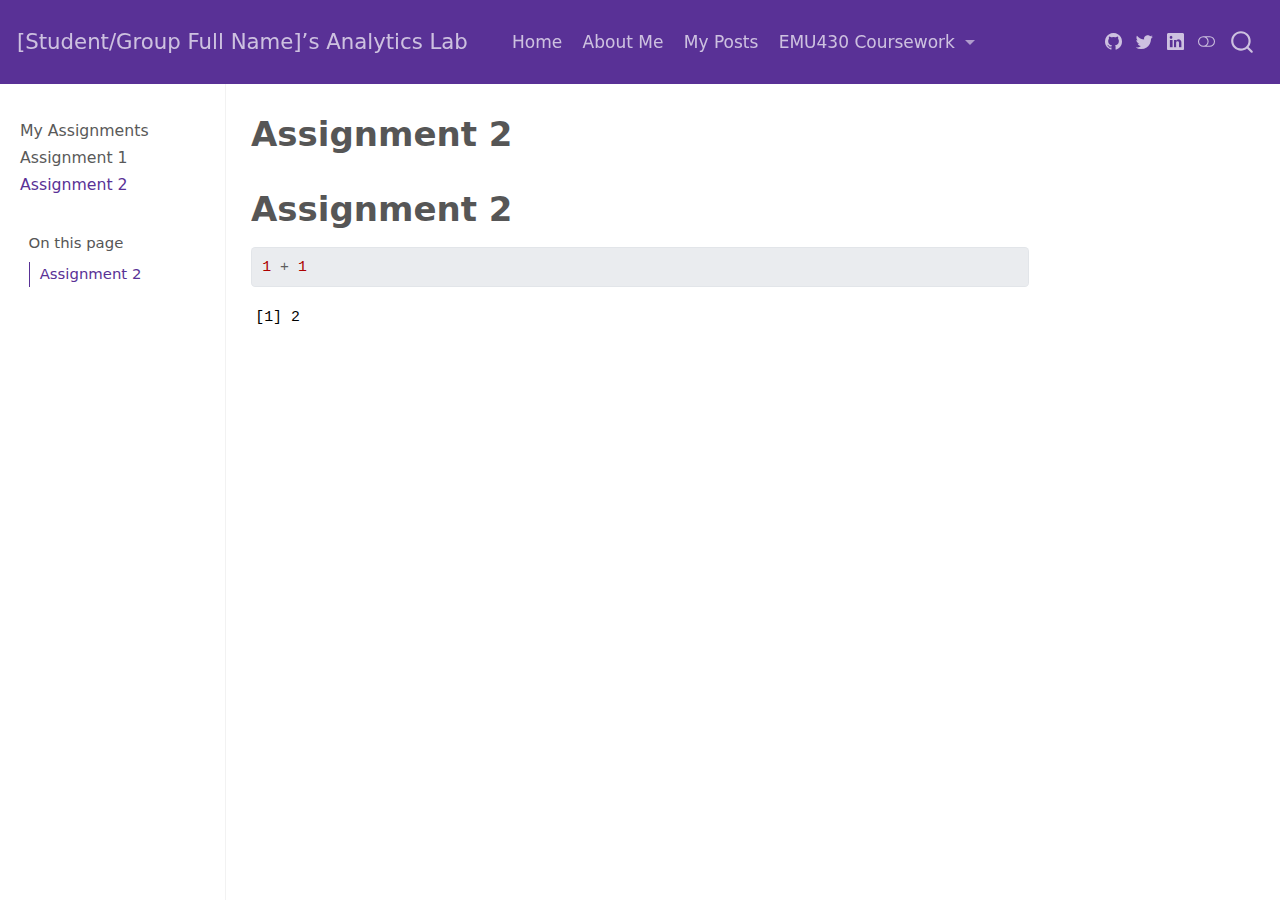
<file: _site/assignments/assignment-2.html>
<!DOCTYPE html>
<html xmlns="http://www.w3.org/1999/xhtml" lang="en" xml:lang="en"><head>

<meta charset="utf-8">
<meta name="generator" content="quarto-1.3.450">

<meta name="viewport" content="width=device-width, initial-scale=1.0, user-scalable=yes">


<title>[Student/Group Full Name]’s Analytics Lab - Assignment 2</title>
<style>
code{white-space: pre-wrap;}
span.smallcaps{font-variant: small-caps;}
div.columns{display: flex; gap: min(4vw, 1.5em);}
div.column{flex: auto; overflow-x: auto;}
div.hanging-indent{margin-left: 1.5em; text-indent: -1.5em;}
ul.task-list{list-style: none;}
ul.task-list li input[type="checkbox"] {
  width: 0.8em;
  margin: 0 0.8em 0.2em -1em; /* quarto-specific, see https://github.com/quarto-dev/quarto-cli/issues/4556 */ 
  vertical-align: middle;
}
/* CSS for syntax highlighting */
pre > code.sourceCode { white-space: pre; position: relative; }
pre > code.sourceCode > span { display: inline-block; line-height: 1.25; }
pre > code.sourceCode > span:empty { height: 1.2em; }
.sourceCode { overflow: visible; }
code.sourceCode > span { color: inherit; text-decoration: inherit; }
div.sourceCode { margin: 1em 0; }
pre.sourceCode { margin: 0; }
@media screen {
div.sourceCode { overflow: auto; }
}
@media print {
pre > code.sourceCode { white-space: pre-wrap; }
pre > code.sourceCode > span { text-indent: -5em; padding-left: 5em; }
}
pre.numberSource code
  { counter-reset: source-line 0; }
pre.numberSource code > span
  { position: relative; left: -4em; counter-increment: source-line; }
pre.numberSource code > span > a:first-child::before
  { content: counter(source-line);
    position: relative; left: -1em; text-align: right; vertical-align: baseline;
    border: none; display: inline-block;
    -webkit-touch-callout: none; -webkit-user-select: none;
    -khtml-user-select: none; -moz-user-select: none;
    -ms-user-select: none; user-select: none;
    padding: 0 4px; width: 4em;
  }
pre.numberSource { margin-left: 3em;  padding-left: 4px; }
div.sourceCode
  {   }
@media screen {
pre > code.sourceCode > span > a:first-child::before { text-decoration: underline; }
}
</style>


<script src="../site_libs/quarto-nav/quarto-nav.js"></script>
<script src="../site_libs/quarto-nav/headroom.min.js"></script>
<script src="../site_libs/clipboard/clipboard.min.js"></script>
<script src="../site_libs/quarto-search/autocomplete.umd.js"></script>
<script src="../site_libs/quarto-search/fuse.min.js"></script>
<script src="../site_libs/quarto-search/quarto-search.js"></script>
<meta name="quarto:offset" content="../">
<script src="../site_libs/quarto-html/quarto.js"></script>
<script src="../site_libs/quarto-html/popper.min.js"></script>
<script src="../site_libs/quarto-html/tippy.umd.min.js"></script>
<script src="../site_libs/quarto-html/anchor.min.js"></script>
<link href="../site_libs/quarto-html/tippy.css" rel="stylesheet">
<link href="../site_libs/quarto-html/quarto-syntax-highlighting.css" rel="stylesheet" class="quarto-color-scheme" id="quarto-text-highlighting-styles">
<link href="../site_libs/quarto-html/quarto-syntax-highlighting-dark.css" rel="prefetch" class="quarto-color-scheme quarto-color-alternate" id="quarto-text-highlighting-styles">
<script src="../site_libs/bootstrap/bootstrap.min.js"></script>
<link href="../site_libs/bootstrap/bootstrap-icons.css" rel="stylesheet">
<link href="../site_libs/bootstrap/bootstrap.min.css" rel="stylesheet" class="quarto-color-scheme" id="quarto-bootstrap" data-mode="light">
<link href="../site_libs/bootstrap/bootstrap-dark.min.css" rel="prefetch" class="quarto-color-scheme quarto-color-alternate" id="quarto-bootstrap" data-mode="dark">
<script id="quarto-search-options" type="application/json">{
  "location": "navbar",
  "copy-button": false,
  "collapse-after": 3,
  "panel-placement": "end",
  "type": "overlay",
  "limit": 20,
  "language": {
    "search-no-results-text": "No results",
    "search-matching-documents-text": "matching documents",
    "search-copy-link-title": "Copy link to search",
    "search-hide-matches-text": "Hide additional matches",
    "search-more-match-text": "more match in this document",
    "search-more-matches-text": "more matches in this document",
    "search-clear-button-title": "Clear",
    "search-detached-cancel-button-title": "Cancel",
    "search-submit-button-title": "Submit",
    "search-label": "Search"
  }
}</script>


<link rel="stylesheet" href="../styles.css">
</head>

<body class="nav-sidebar docked nav-fixed">

<div id="quarto-search-results"></div>
  <header id="quarto-header" class="headroom fixed-top">
    <nav class="navbar navbar-expand-lg navbar-dark ">
      <div class="navbar-container container-fluid">
      <div class="navbar-brand-container">
    <a class="navbar-brand" href="../index.html">
    <span class="navbar-title">[Student/Group Full Name]’s Analytics Lab</span>
    </a>
  </div>
            <div id="quarto-search" class="" title="Search"></div>
          <button class="navbar-toggler" type="button" data-bs-toggle="collapse" data-bs-target="#navbarCollapse" aria-controls="navbarCollapse" aria-expanded="false" aria-label="Toggle navigation" onclick="if (window.quartoToggleHeadroom) { window.quartoToggleHeadroom(); }">
  <span class="navbar-toggler-icon"></span>
</button>
          <div class="collapse navbar-collapse" id="navbarCollapse">
            <ul class="navbar-nav navbar-nav-scroll me-auto">
  <li class="nav-item">
    <a class="nav-link" href="../index.html" rel="" target="">
 <span class="menu-text">Home</span></a>
  </li>  
  <li class="nav-item">
    <a class="nav-link" href="../about.html" rel="" target="">
 <span class="menu-text">About Me</span></a>
  </li>  
  <li class="nav-item">
    <a class="nav-link" href="../posts.html" rel="" target="">
 <span class="menu-text">My Posts</span></a>
  </li>  
  <li class="nav-item dropdown ">
    <a class="nav-link dropdown-toggle" href="#" id="nav-menu-emu430-coursework" role="button" data-bs-toggle="dropdown" aria-expanded="false" rel="" target="">
 <span class="menu-text">EMU430 Coursework</span>
    </a>
    <ul class="dropdown-menu" aria-labelledby="nav-menu-emu430-coursework">    
        <li>
    <a class="dropdown-item" href="../assignments.html" rel="" target="">
 <span class="dropdown-text">Assignments</span></a>
  </li>  
        <li>
    <a class="dropdown-item" href="../project.html" rel="" target="">
 <span class="dropdown-text">Project</span></a>
  </li>  
    </ul>
  </li>
</ul>
            <div class="quarto-navbar-tools ms-auto tools-wide">
    <a href="https://twitter.com" rel="" title="" class="quarto-navigation-tool px-1" aria-label=""><i class="bi bi-github"></i></a>
    <a href="https://twitter.com" rel="" title="" class="quarto-navigation-tool px-1" aria-label=""><i class="bi bi-twitter"></i></a>
    <a href="https://linkedin.com" rel="" title="" class="quarto-navigation-tool px-1" aria-label=""><i class="bi bi-linkedin"></i></a>
  <a href="" class="quarto-color-scheme-toggle quarto-navigation-tool  px-1" onclick="window.quartoToggleColorScheme(); return false;" title="Toggle dark mode"><i class="bi"></i></a>
</div>
          </div> <!-- /navcollapse -->
      </div> <!-- /container-fluid -->
    </nav>
  <nav class="quarto-secondary-nav">
    <div class="container-fluid d-flex">
      <button type="button" class="quarto-btn-toggle btn" data-bs-toggle="collapse" data-bs-target="#quarto-sidebar,#quarto-sidebar-glass" aria-controls="quarto-sidebar" aria-expanded="false" aria-label="Toggle sidebar navigation" onclick="if (window.quartoToggleHeadroom) { window.quartoToggleHeadroom(); }">
        <i class="bi bi-layout-text-sidebar-reverse"></i>
      </button>
      <nav class="quarto-page-breadcrumbs" aria-label="breadcrumb"><ol class="breadcrumb"><li class="breadcrumb-item"><a href="../assignments/assignment-2.html">Assignment 2</a></li></ol></nav>
      <a class="flex-grow-1" role="button" data-bs-toggle="collapse" data-bs-target="#quarto-sidebar,#quarto-sidebar-glass" aria-controls="quarto-sidebar" aria-expanded="false" aria-label="Toggle sidebar navigation" onclick="if (window.quartoToggleHeadroom) { window.quartoToggleHeadroom(); }">      
      </a>
    </div>
  </nav>
</header>
<!-- content -->
<div id="quarto-content" class="quarto-container page-columns page-rows-contents page-layout-article page-navbar">
<!-- sidebar -->
  <nav id="quarto-sidebar" class="sidebar collapse collapse-horizontal sidebar-navigation docked overflow-auto">
    <div class="sidebar-menu-container"> 
    <ul class="list-unstyled mt-1">
        <li class="sidebar-item">
  <div class="sidebar-item-container"> 
  <a href="../assignments.html" class="sidebar-item-text sidebar-link">
 <span class="menu-text">My Assignments</span></a>
  </div>
</li>
        <li class="sidebar-item">
  <div class="sidebar-item-container"> 
  <a href="../assignments/assignment-1.html" class="sidebar-item-text sidebar-link">
 <span class="menu-text">Assignment 1</span></a>
  </div>
</li>
        <li class="sidebar-item">
  <div class="sidebar-item-container"> 
  <a href="../assignments/assignment-2.html" class="sidebar-item-text sidebar-link active">
 <span class="menu-text">Assignment 2</span></a>
  </div>
</li>
    </ul>
    </div>
    <nav id="TOC" role="doc-toc" class="toc-active">
    <h2 id="toc-title">On this page</h2>
   
  <ul>
  <li><a href="#assignment-2" id="toc-assignment-2" class="nav-link active" data-scroll-target="#assignment-2">Assignment 2</a></li>
  </ul>
</nav>
</nav>
<div id="quarto-sidebar-glass" data-bs-toggle="collapse" data-bs-target="#quarto-sidebar,#quarto-sidebar-glass"></div>
<!-- margin-sidebar -->
    <div id="quarto-margin-sidebar" class="sidebar margin-sidebar">
    </div>
<!-- main -->
<main class="content" id="quarto-document-content">

<header id="title-block-header" class="quarto-title-block default">
<div class="quarto-title">
<h1 class="title">Assignment 2</h1>
</div>



<div class="quarto-title-meta">

    
  
    
  </div>
  

</header>

<section id="assignment-2" class="level1">
<h1>Assignment 2</h1>
<div class="cell">
<div class="sourceCode cell-code" id="cb1"><pre class="sourceCode r code-with-copy"><code class="sourceCode r"><span id="cb1-1"><a href="#cb1-1" aria-hidden="true" tabindex="-1"></a><span class="dv">1</span> <span class="sc">+</span> <span class="dv">1</span></span></code><button title="Copy to Clipboard" class="code-copy-button"><i class="bi"></i></button></pre></div>
<div class="cell-output cell-output-stdout">
<pre><code>[1] 2</code></pre>
</div>
</div>


</section>

</main> <!-- /main -->
<script id="quarto-html-after-body" type="application/javascript">
window.document.addEventListener("DOMContentLoaded", function (event) {
  const toggleBodyColorMode = (bsSheetEl) => {
    const mode = bsSheetEl.getAttribute("data-mode");
    const bodyEl = window.document.querySelector("body");
    if (mode === "dark") {
      bodyEl.classList.add("quarto-dark");
      bodyEl.classList.remove("quarto-light");
    } else {
      bodyEl.classList.add("quarto-light");
      bodyEl.classList.remove("quarto-dark");
    }
  }
  const toggleBodyColorPrimary = () => {
    const bsSheetEl = window.document.querySelector("link#quarto-bootstrap");
    if (bsSheetEl) {
      toggleBodyColorMode(bsSheetEl);
    }
  }
  toggleBodyColorPrimary();  
  const disableStylesheet = (stylesheets) => {
    for (let i=0; i < stylesheets.length; i++) {
      const stylesheet = stylesheets[i];
      stylesheet.rel = 'prefetch';
    }
  }
  const enableStylesheet = (stylesheets) => {
    for (let i=0; i < stylesheets.length; i++) {
      const stylesheet = stylesheets[i];
      stylesheet.rel = 'stylesheet';
    }
  }
  const manageTransitions = (selector, allowTransitions) => {
    const els = window.document.querySelectorAll(selector);
    for (let i=0; i < els.length; i++) {
      const el = els[i];
      if (allowTransitions) {
        el.classList.remove('notransition');
      } else {
        el.classList.add('notransition');
      }
    }
  }
  const toggleColorMode = (alternate) => {
    // Switch the stylesheets
    const alternateStylesheets = window.document.querySelectorAll('link.quarto-color-scheme.quarto-color-alternate');
    manageTransitions('#quarto-margin-sidebar .nav-link', false);
    if (alternate) {
      enableStylesheet(alternateStylesheets);
      for (const sheetNode of alternateStylesheets) {
        if (sheetNode.id === "quarto-bootstrap") {
          toggleBodyColorMode(sheetNode);
        }
      }
    } else {
      disableStylesheet(alternateStylesheets);
      toggleBodyColorPrimary();
    }
    manageTransitions('#quarto-margin-sidebar .nav-link', true);
    // Switch the toggles
    const toggles = window.document.querySelectorAll('.quarto-color-scheme-toggle');
    for (let i=0; i < toggles.length; i++) {
      const toggle = toggles[i];
      if (toggle) {
        if (alternate) {
          toggle.classList.add("alternate");     
        } else {
          toggle.classList.remove("alternate");
        }
      }
    }
    // Hack to workaround the fact that safari doesn't
    // properly recolor the scrollbar when toggling (#1455)
    if (navigator.userAgent.indexOf('Safari') > 0 && navigator.userAgent.indexOf('Chrome') == -1) {
      manageTransitions("body", false);
      window.scrollTo(0, 1);
      setTimeout(() => {
        window.scrollTo(0, 0);
        manageTransitions("body", true);
      }, 40);  
    }
  }
  const isFileUrl = () => { 
    return window.location.protocol === 'file:';
  }
  const hasAlternateSentinel = () => {  
    let styleSentinel = getColorSchemeSentinel();
    if (styleSentinel !== null) {
      return styleSentinel === "alternate";
    } else {
      return false;
    }
  }
  const setStyleSentinel = (alternate) => {
    const value = alternate ? "alternate" : "default";
    if (!isFileUrl()) {
      window.localStorage.setItem("quarto-color-scheme", value);
    } else {
      localAlternateSentinel = value;
    }
  }
  const getColorSchemeSentinel = () => {
    if (!isFileUrl()) {
      const storageValue = window.localStorage.getItem("quarto-color-scheme");
      return storageValue != null ? storageValue : localAlternateSentinel;
    } else {
      return localAlternateSentinel;
    }
  }
  let localAlternateSentinel = 'default';
  // Dark / light mode switch
  window.quartoToggleColorScheme = () => {
    // Read the current dark / light value 
    let toAlternate = !hasAlternateSentinel();
    toggleColorMode(toAlternate);
    setStyleSentinel(toAlternate);
  };
  // Ensure there is a toggle, if there isn't float one in the top right
  if (window.document.querySelector('.quarto-color-scheme-toggle') === null) {
    const a = window.document.createElement('a');
    a.classList.add('top-right');
    a.classList.add('quarto-color-scheme-toggle');
    a.href = "";
    a.onclick = function() { try { window.quartoToggleColorScheme(); } catch {} return false; };
    const i = window.document.createElement("i");
    i.classList.add('bi');
    a.appendChild(i);
    window.document.body.appendChild(a);
  }
  // Switch to dark mode if need be
  if (hasAlternateSentinel()) {
    toggleColorMode(true);
  } else {
    toggleColorMode(false);
  }
  const icon = "";
  const anchorJS = new window.AnchorJS();
  anchorJS.options = {
    placement: 'right',
    icon: icon
  };
  anchorJS.add('.anchored');
  const isCodeAnnotation = (el) => {
    for (const clz of el.classList) {
      if (clz.startsWith('code-annotation-')) {                     
        return true;
      }
    }
    return false;
  }
  const clipboard = new window.ClipboardJS('.code-copy-button', {
    text: function(trigger) {
      const codeEl = trigger.previousElementSibling.cloneNode(true);
      for (const childEl of codeEl.children) {
        if (isCodeAnnotation(childEl)) {
          childEl.remove();
        }
      }
      return codeEl.innerText;
    }
  });
  clipboard.on('success', function(e) {
    // button target
    const button = e.trigger;
    // don't keep focus
    button.blur();
    // flash "checked"
    button.classList.add('code-copy-button-checked');
    var currentTitle = button.getAttribute("title");
    button.setAttribute("title", "Copied!");
    let tooltip;
    if (window.bootstrap) {
      button.setAttribute("data-bs-toggle", "tooltip");
      button.setAttribute("data-bs-placement", "left");
      button.setAttribute("data-bs-title", "Copied!");
      tooltip = new bootstrap.Tooltip(button, 
        { trigger: "manual", 
          customClass: "code-copy-button-tooltip",
          offset: [0, -8]});
      tooltip.show();    
    }
    setTimeout(function() {
      if (tooltip) {
        tooltip.hide();
        button.removeAttribute("data-bs-title");
        button.removeAttribute("data-bs-toggle");
        button.removeAttribute("data-bs-placement");
      }
      button.setAttribute("title", currentTitle);
      button.classList.remove('code-copy-button-checked');
    }, 1000);
    // clear code selection
    e.clearSelection();
  });
  function tippyHover(el, contentFn) {
    const config = {
      allowHTML: true,
      content: contentFn,
      maxWidth: 500,
      delay: 100,
      arrow: false,
      appendTo: function(el) {
          return el.parentElement;
      },
      interactive: true,
      interactiveBorder: 10,
      theme: 'quarto',
      placement: 'bottom-start'
    };
    window.tippy(el, config); 
  }
  const noterefs = window.document.querySelectorAll('a[role="doc-noteref"]');
  for (var i=0; i<noterefs.length; i++) {
    const ref = noterefs[i];
    tippyHover(ref, function() {
      // use id or data attribute instead here
      let href = ref.getAttribute('data-footnote-href') || ref.getAttribute('href');
      try { href = new URL(href).hash; } catch {}
      const id = href.replace(/^#\/?/, "");
      const note = window.document.getElementById(id);
      return note.innerHTML;
    });
  }
      let selectedAnnoteEl;
      const selectorForAnnotation = ( cell, annotation) => {
        let cellAttr = 'data-code-cell="' + cell + '"';
        let lineAttr = 'data-code-annotation="' +  annotation + '"';
        const selector = 'span[' + cellAttr + '][' + lineAttr + ']';
        return selector;
      }
      const selectCodeLines = (annoteEl) => {
        const doc = window.document;
        const targetCell = annoteEl.getAttribute("data-target-cell");
        const targetAnnotation = annoteEl.getAttribute("data-target-annotation");
        const annoteSpan = window.document.querySelector(selectorForAnnotation(targetCell, targetAnnotation));
        const lines = annoteSpan.getAttribute("data-code-lines").split(",");
        const lineIds = lines.map((line) => {
          return targetCell + "-" + line;
        })
        let top = null;
        let height = null;
        let parent = null;
        if (lineIds.length > 0) {
            //compute the position of the single el (top and bottom and make a div)
            const el = window.document.getElementById(lineIds[0]);
            top = el.offsetTop;
            height = el.offsetHeight;
            parent = el.parentElement.parentElement;
          if (lineIds.length > 1) {
            const lastEl = window.document.getElementById(lineIds[lineIds.length - 1]);
            const bottom = lastEl.offsetTop + lastEl.offsetHeight;
            height = bottom - top;
          }
          if (top !== null && height !== null && parent !== null) {
            // cook up a div (if necessary) and position it 
            let div = window.document.getElementById("code-annotation-line-highlight");
            if (div === null) {
              div = window.document.createElement("div");
              div.setAttribute("id", "code-annotation-line-highlight");
              div.style.position = 'absolute';
              parent.appendChild(div);
            }
            div.style.top = top - 2 + "px";
            div.style.height = height + 4 + "px";
            let gutterDiv = window.document.getElementById("code-annotation-line-highlight-gutter");
            if (gutterDiv === null) {
              gutterDiv = window.document.createElement("div");
              gutterDiv.setAttribute("id", "code-annotation-line-highlight-gutter");
              gutterDiv.style.position = 'absolute';
              const codeCell = window.document.getElementById(targetCell);
              const gutter = codeCell.querySelector('.code-annotation-gutter');
              gutter.appendChild(gutterDiv);
            }
            gutterDiv.style.top = top - 2 + "px";
            gutterDiv.style.height = height + 4 + "px";
          }
          selectedAnnoteEl = annoteEl;
        }
      };
      const unselectCodeLines = () => {
        const elementsIds = ["code-annotation-line-highlight", "code-annotation-line-highlight-gutter"];
        elementsIds.forEach((elId) => {
          const div = window.document.getElementById(elId);
          if (div) {
            div.remove();
          }
        });
        selectedAnnoteEl = undefined;
      };
      // Attach click handler to the DT
      const annoteDls = window.document.querySelectorAll('dt[data-target-cell]');
      for (const annoteDlNode of annoteDls) {
        annoteDlNode.addEventListener('click', (event) => {
          const clickedEl = event.target;
          if (clickedEl !== selectedAnnoteEl) {
            unselectCodeLines();
            const activeEl = window.document.querySelector('dt[data-target-cell].code-annotation-active');
            if (activeEl) {
              activeEl.classList.remove('code-annotation-active');
            }
            selectCodeLines(clickedEl);
            clickedEl.classList.add('code-annotation-active');
          } else {
            // Unselect the line
            unselectCodeLines();
            clickedEl.classList.remove('code-annotation-active');
          }
        });
      }
  const findCites = (el) => {
    const parentEl = el.parentElement;
    if (parentEl) {
      const cites = parentEl.dataset.cites;
      if (cites) {
        return {
          el,
          cites: cites.split(' ')
        };
      } else {
        return findCites(el.parentElement)
      }
    } else {
      return undefined;
    }
  };
  var bibliorefs = window.document.querySelectorAll('a[role="doc-biblioref"]');
  for (var i=0; i<bibliorefs.length; i++) {
    const ref = bibliorefs[i];
    const citeInfo = findCites(ref);
    if (citeInfo) {
      tippyHover(citeInfo.el, function() {
        var popup = window.document.createElement('div');
        citeInfo.cites.forEach(function(cite) {
          var citeDiv = window.document.createElement('div');
          citeDiv.classList.add('hanging-indent');
          citeDiv.classList.add('csl-entry');
          var biblioDiv = window.document.getElementById('ref-' + cite);
          if (biblioDiv) {
            citeDiv.innerHTML = biblioDiv.innerHTML;
          }
          popup.appendChild(citeDiv);
        });
        return popup.innerHTML;
      });
    }
  }
});
</script>
</div> <!-- /content -->



</body></html>
</file>
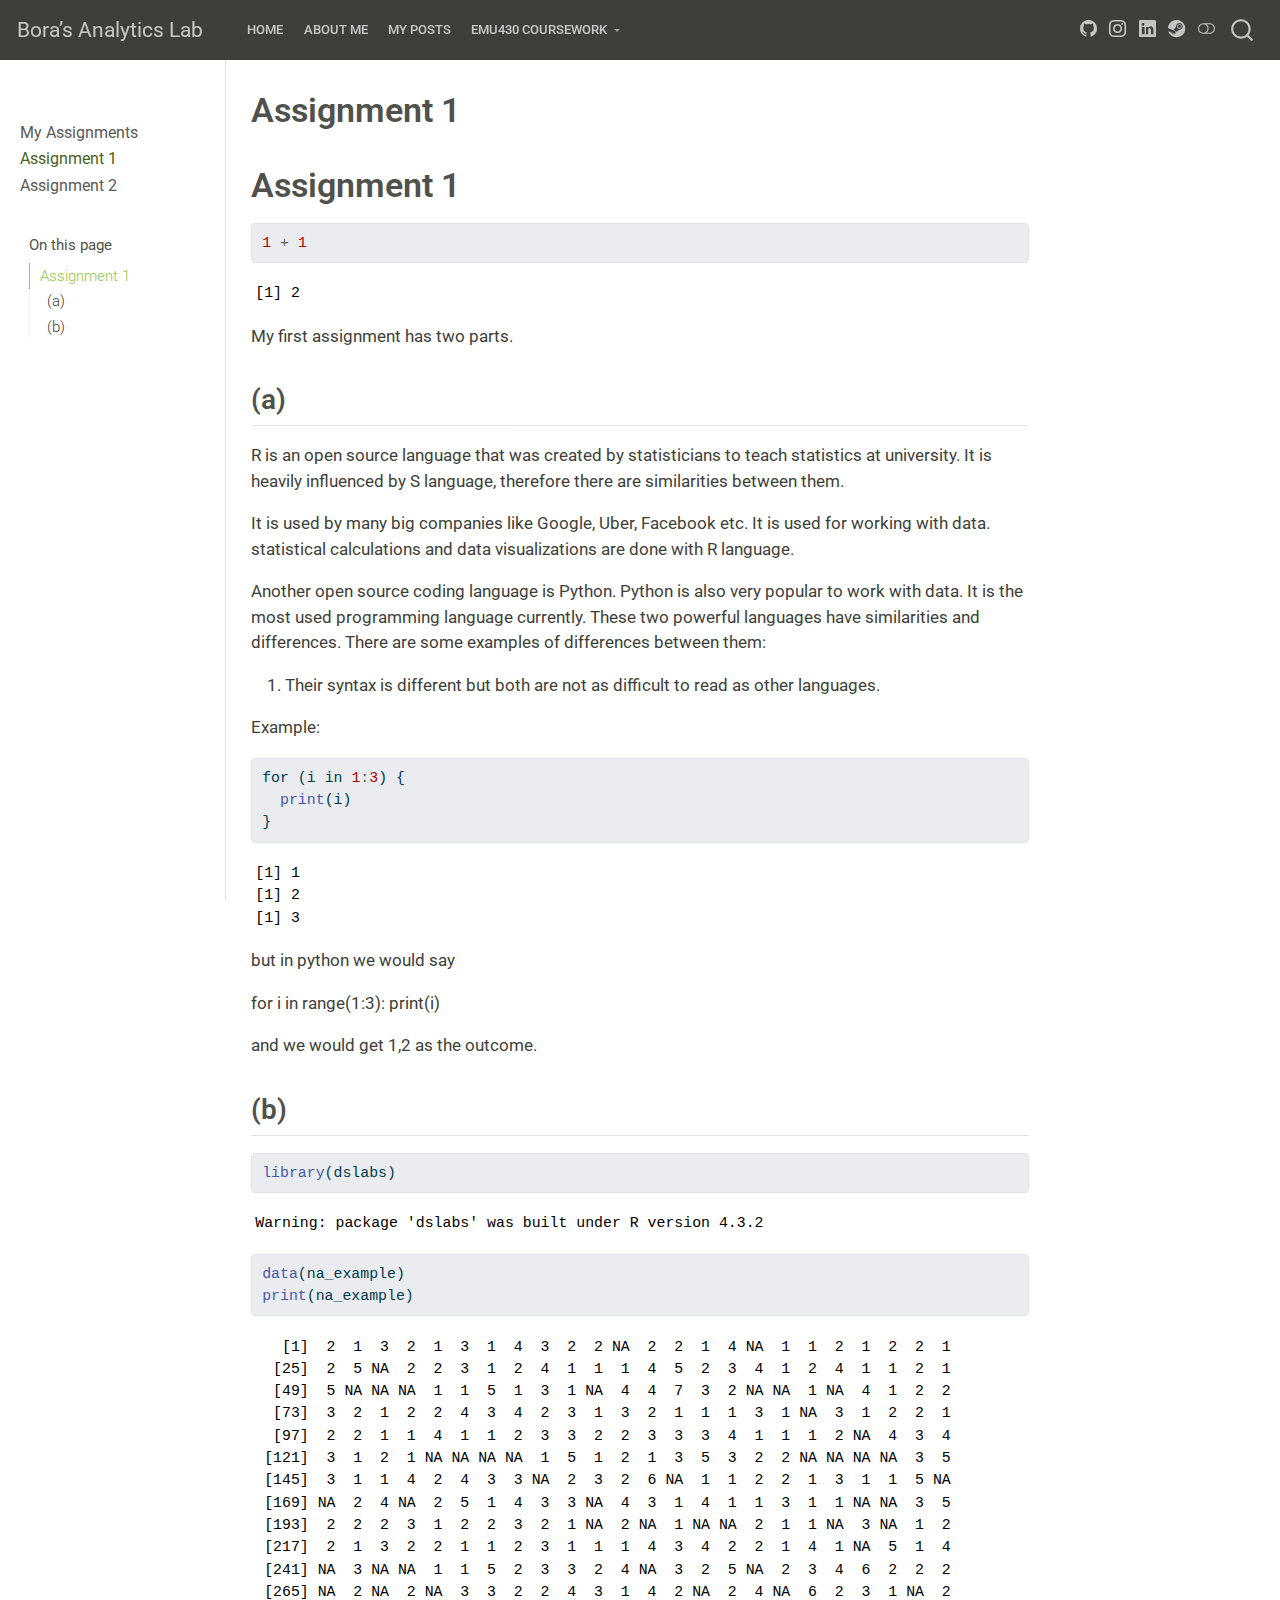
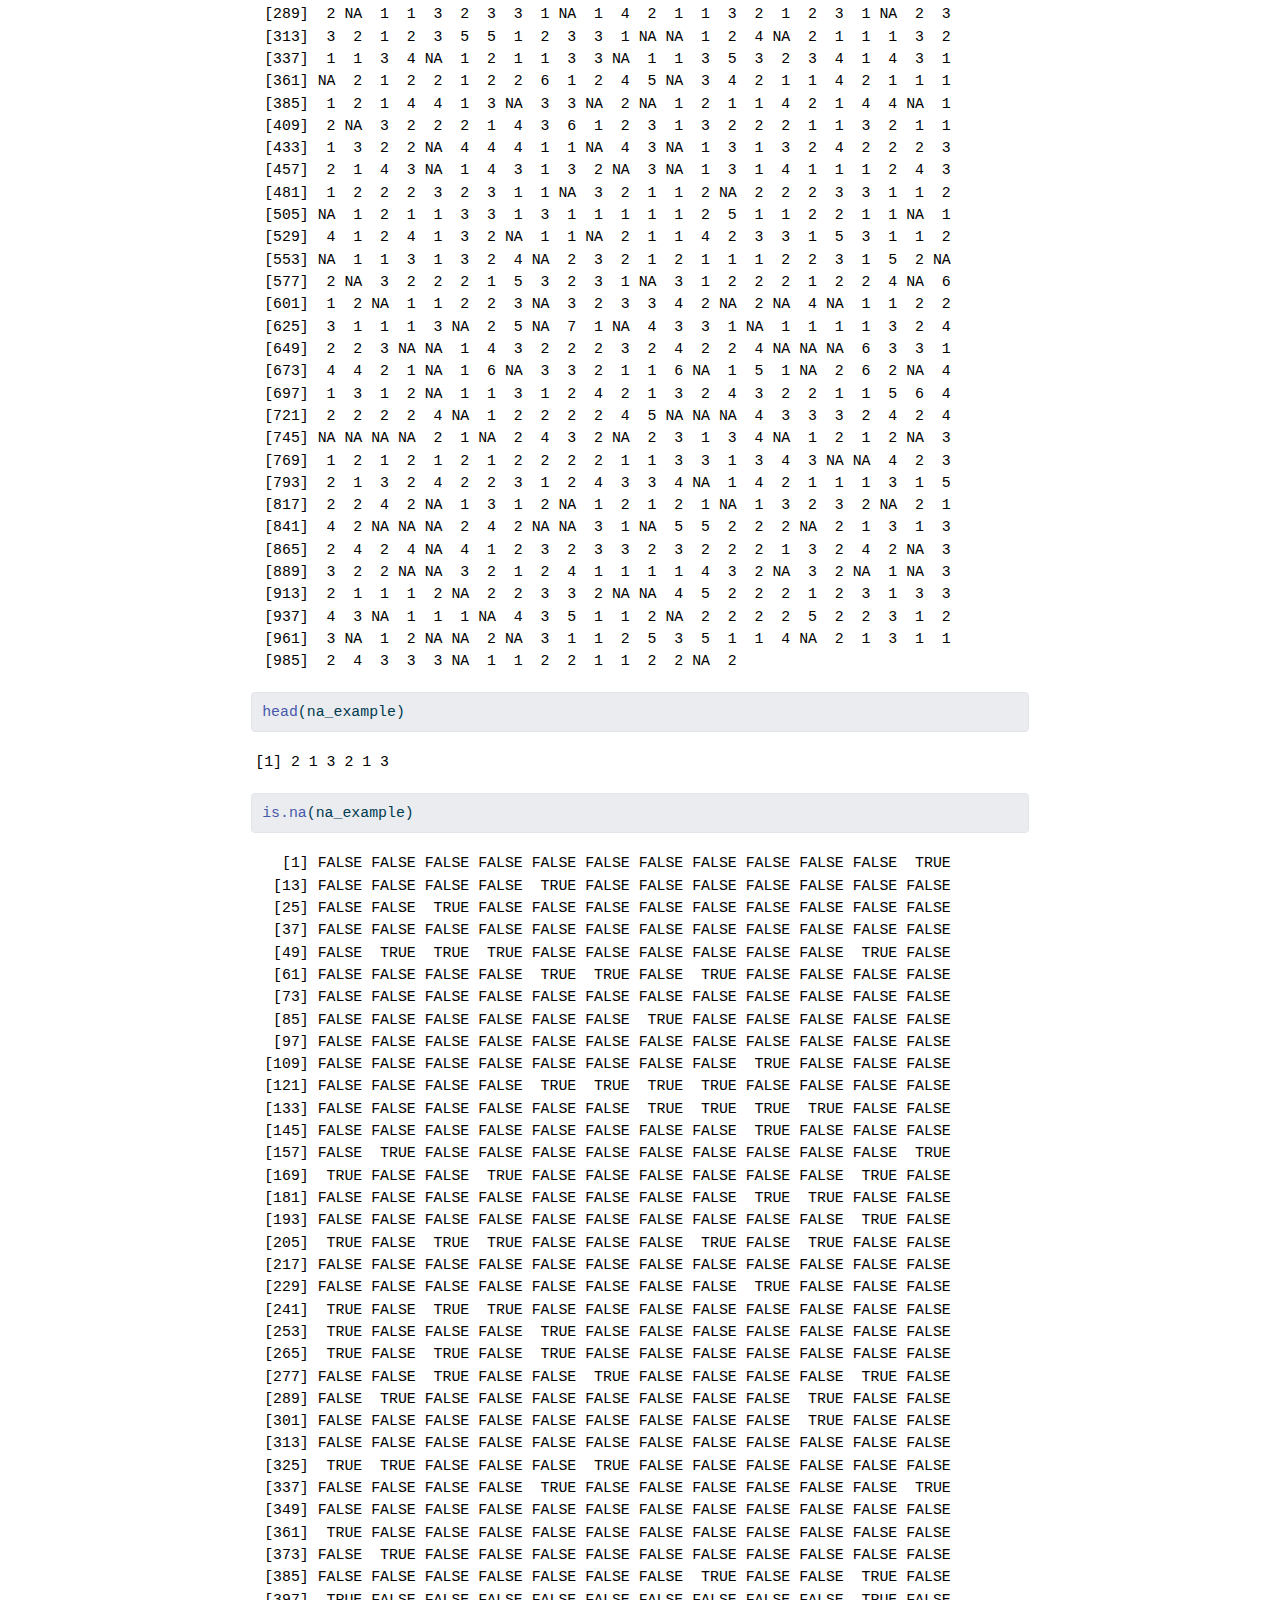
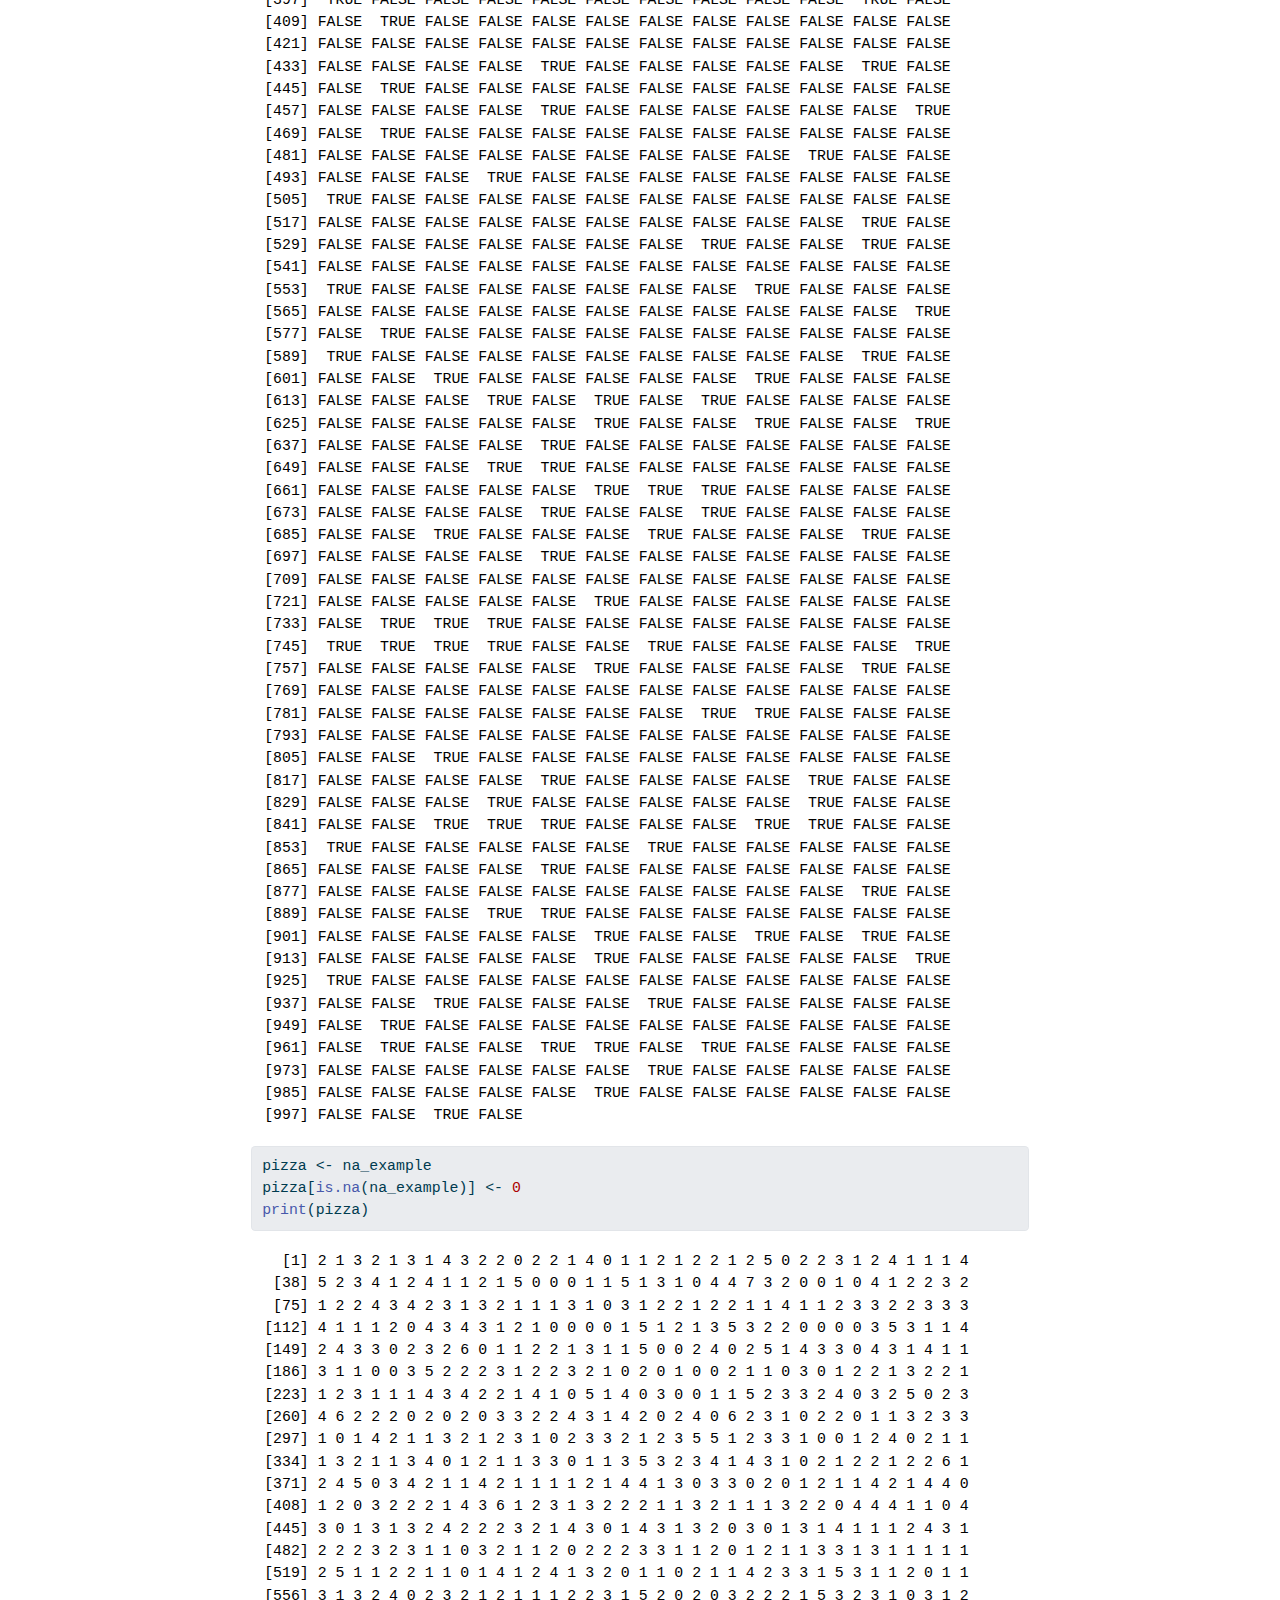
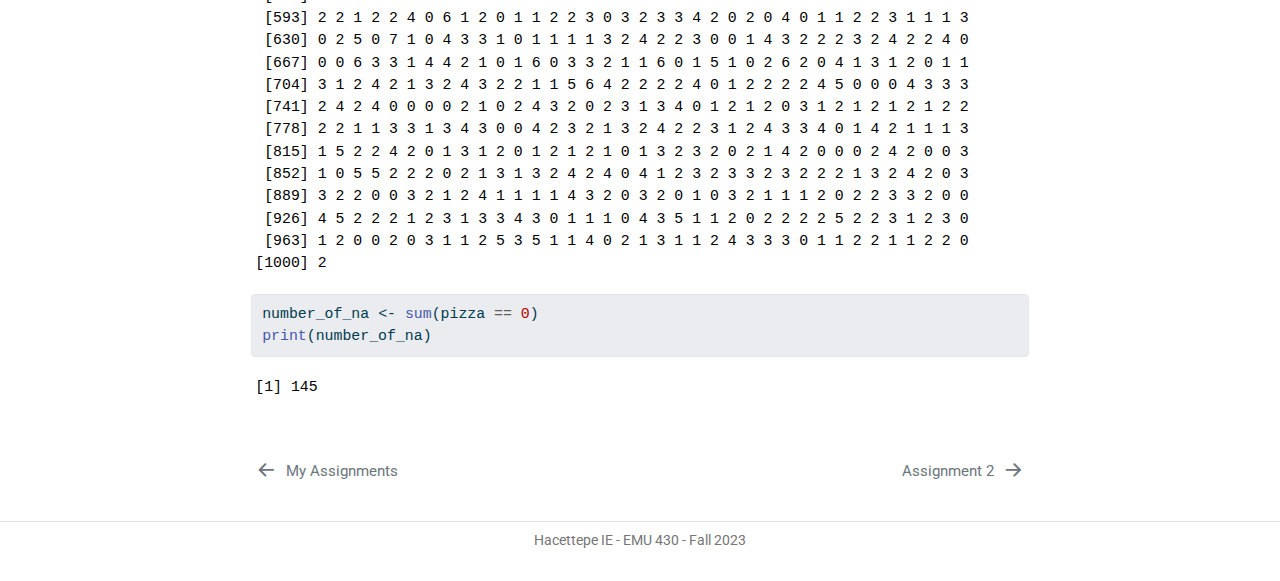
<file: docs/assignments/assignment-1.html>
<!DOCTYPE html>
<html xmlns="http://www.w3.org/1999/xhtml" lang="en" xml:lang="en"><head>

<meta charset="utf-8">
<meta name="generator" content="quarto-1.3.450">

<meta name="viewport" content="width=device-width, initial-scale=1.0, user-scalable=yes">


<title>Bora’s Analytics Lab - Assignment 1</title>
<style>
code{white-space: pre-wrap;}
span.smallcaps{font-variant: small-caps;}
div.columns{display: flex; gap: min(4vw, 1.5em);}
div.column{flex: auto; overflow-x: auto;}
div.hanging-indent{margin-left: 1.5em; text-indent: -1.5em;}
ul.task-list{list-style: none;}
ul.task-list li input[type="checkbox"] {
  width: 0.8em;
  margin: 0 0.8em 0.2em -1em; /* quarto-specific, see https://github.com/quarto-dev/quarto-cli/issues/4556 */ 
  vertical-align: middle;
}
/* CSS for syntax highlighting */
pre > code.sourceCode { white-space: pre; position: relative; }
pre > code.sourceCode > span { display: inline-block; line-height: 1.25; }
pre > code.sourceCode > span:empty { height: 1.2em; }
.sourceCode { overflow: visible; }
code.sourceCode > span { color: inherit; text-decoration: inherit; }
div.sourceCode { margin: 1em 0; }
pre.sourceCode { margin: 0; }
@media screen {
div.sourceCode { overflow: auto; }
}
@media print {
pre > code.sourceCode { white-space: pre-wrap; }
pre > code.sourceCode > span { text-indent: -5em; padding-left: 5em; }
}
pre.numberSource code
  { counter-reset: source-line 0; }
pre.numberSource code > span
  { position: relative; left: -4em; counter-increment: source-line; }
pre.numberSource code > span > a:first-child::before
  { content: counter(source-line);
    position: relative; left: -1em; text-align: right; vertical-align: baseline;
    border: none; display: inline-block;
    -webkit-touch-callout: none; -webkit-user-select: none;
    -khtml-user-select: none; -moz-user-select: none;
    -ms-user-select: none; user-select: none;
    padding: 0 4px; width: 4em;
  }
pre.numberSource { margin-left: 3em;  padding-left: 4px; }
div.sourceCode
  {   }
@media screen {
pre > code.sourceCode > span > a:first-child::before { text-decoration: underline; }
}
</style>


<script src="../site_libs/quarto-nav/quarto-nav.js"></script>
<script src="../site_libs/quarto-nav/headroom.min.js"></script>
<script src="../site_libs/clipboard/clipboard.min.js"></script>
<script src="../site_libs/quarto-search/autocomplete.umd.js"></script>
<script src="../site_libs/quarto-search/fuse.min.js"></script>
<script src="../site_libs/quarto-search/quarto-search.js"></script>
<meta name="quarto:offset" content="../">
<link href="../assignments/assignment-2.html" rel="next">
<link href="../assignments.html" rel="prev">
<script src="../site_libs/quarto-html/quarto.js"></script>
<script src="../site_libs/quarto-html/popper.min.js"></script>
<script src="../site_libs/quarto-html/tippy.umd.min.js"></script>
<script src="../site_libs/quarto-html/anchor.min.js"></script>
<link href="../site_libs/quarto-html/tippy.css" rel="stylesheet">
<link href="../site_libs/quarto-html/quarto-syntax-highlighting.css" rel="stylesheet" class="quarto-color-scheme" id="quarto-text-highlighting-styles">
<link href="../site_libs/quarto-html/quarto-syntax-highlighting-dark.css" rel="prefetch" class="quarto-color-scheme quarto-color-alternate" id="quarto-text-highlighting-styles">
<script src="../site_libs/bootstrap/bootstrap.min.js"></script>
<link href="../site_libs/bootstrap/bootstrap-icons.css" rel="stylesheet">
<link href="../site_libs/bootstrap/bootstrap.min.css" rel="stylesheet" class="quarto-color-scheme" id="quarto-bootstrap" data-mode="light">
<link href="../site_libs/bootstrap/bootstrap-dark.min.css" rel="prefetch" class="quarto-color-scheme quarto-color-alternate" id="quarto-bootstrap" data-mode="dark">
<script id="quarto-search-options" type="application/json">{
  "location": "navbar",
  "copy-button": false,
  "collapse-after": 3,
  "panel-placement": "end",
  "type": "overlay",
  "limit": 20,
  "language": {
    "search-no-results-text": "No results",
    "search-matching-documents-text": "matching documents",
    "search-copy-link-title": "Copy link to search",
    "search-hide-matches-text": "Hide additional matches",
    "search-more-match-text": "more match in this document",
    "search-more-matches-text": "more matches in this document",
    "search-clear-button-title": "Clear",
    "search-detached-cancel-button-title": "Cancel",
    "search-submit-button-title": "Submit",
    "search-label": "Search"
  }
}</script>


<link rel="stylesheet" href="../styles.css">
</head>

<body class="nav-sidebar docked nav-fixed">

<div id="quarto-search-results"></div>
  <header id="quarto-header" class="headroom fixed-top">
    <nav class="navbar navbar-expand-lg navbar-dark ">
      <div class="navbar-container container-fluid">
      <div class="navbar-brand-container">
    <a class="navbar-brand" href="../index.html">
    <span class="navbar-title">Bora’s Analytics Lab</span>
    </a>
  </div>
            <div id="quarto-search" class="" title="Search"></div>
          <button class="navbar-toggler" type="button" data-bs-toggle="collapse" data-bs-target="#navbarCollapse" aria-controls="navbarCollapse" aria-expanded="false" aria-label="Toggle navigation" onclick="if (window.quartoToggleHeadroom) { window.quartoToggleHeadroom(); }">
  <span class="navbar-toggler-icon"></span>
</button>
          <div class="collapse navbar-collapse" id="navbarCollapse">
            <ul class="navbar-nav navbar-nav-scroll me-auto">
  <li class="nav-item">
    <a class="nav-link" href="../index.html" rel="" target="">
 <span class="menu-text">Home</span></a>
  </li>  
  <li class="nav-item">
    <a class="nav-link" href="../about.html" rel="" target="">
 <span class="menu-text">About Me</span></a>
  </li>  
  <li class="nav-item">
    <a class="nav-link" href="../posts.html" rel="" target="">
 <span class="menu-text">My Posts</span></a>
  </li>  
  <li class="nav-item dropdown ">
    <a class="nav-link dropdown-toggle" href="#" id="nav-menu-emu430-coursework" role="button" data-bs-toggle="dropdown" aria-expanded="false" rel="" target="">
 <span class="menu-text">EMU430 Coursework</span>
    </a>
    <ul class="dropdown-menu" aria-labelledby="nav-menu-emu430-coursework">    
        <li>
    <a class="dropdown-item" href="../assignments.html" rel="" target="">
 <span class="dropdown-text">Assignments</span></a>
  </li>  
        <li>
    <a class="dropdown-item" href="../project.html" rel="" target="">
 <span class="dropdown-text">Project</span></a>
  </li>  
    </ul>
  </li>
</ul>
            <div class="quarto-navbar-tools ms-auto tools-wide">
    <a href="https://github.com/akifboraeren" rel="" title="" class="quarto-navigation-tool px-1" aria-label=""><i class="bi bi-github"></i></a>
    <a href="https://www.instagram.com/akfbora/" rel="" title="" class="quarto-navigation-tool px-1" aria-label=""><i class="bi bi-instagram"></i></a>
    <a href="https://linkedin.com" rel="" title="" class="quarto-navigation-tool px-1" aria-label=""><i class="bi bi-linkedin"></i></a>
    <a href="https://steamcommunity.com/profiles/76561198152536340/" rel="" title="" class="quarto-navigation-tool px-1" aria-label=""><i class="bi bi-steam"></i></a>
  <a href="" class="quarto-color-scheme-toggle quarto-navigation-tool  px-1" onclick="window.quartoToggleColorScheme(); return false;" title="Toggle dark mode"><i class="bi"></i></a>
</div>
          </div> <!-- /navcollapse -->
      </div> <!-- /container-fluid -->
    </nav>
  <nav class="quarto-secondary-nav">
    <div class="container-fluid d-flex">
      <button type="button" class="quarto-btn-toggle btn" data-bs-toggle="collapse" data-bs-target="#quarto-sidebar,#quarto-sidebar-glass" aria-controls="quarto-sidebar" aria-expanded="false" aria-label="Toggle sidebar navigation" onclick="if (window.quartoToggleHeadroom) { window.quartoToggleHeadroom(); }">
        <i class="bi bi-layout-text-sidebar-reverse"></i>
      </button>
      <nav class="quarto-page-breadcrumbs" aria-label="breadcrumb"><ol class="breadcrumb"><li class="breadcrumb-item"><a href="../assignments/assignment-1.html">Assignment 1</a></li></ol></nav>
      <a class="flex-grow-1" role="button" data-bs-toggle="collapse" data-bs-target="#quarto-sidebar,#quarto-sidebar-glass" aria-controls="quarto-sidebar" aria-expanded="false" aria-label="Toggle sidebar navigation" onclick="if (window.quartoToggleHeadroom) { window.quartoToggleHeadroom(); }">      
      </a>
      <button type="button" class="btn quarto-search-button" aria-label="" onclick="window.quartoOpenSearch();">
        <i class="bi bi-search"></i>
      </button>
    </div>
  </nav>
</header>
<!-- content -->
<div id="quarto-content" class="quarto-container page-columns page-rows-contents page-layout-article page-navbar">
<!-- sidebar -->
  <nav id="quarto-sidebar" class="sidebar collapse collapse-horizontal sidebar-navigation docked overflow-auto">
        <div class="mt-2 flex-shrink-0 align-items-center">
        <div class="sidebar-search">
        <div id="quarto-search" class="" title="Search"></div>
        </div>
        </div>
    <div class="sidebar-menu-container"> 
    <ul class="list-unstyled mt-1">
        <li class="sidebar-item">
  <div class="sidebar-item-container"> 
  <a href="../assignments.html" class="sidebar-item-text sidebar-link">
 <span class="menu-text">My Assignments</span></a>
  </div>
</li>
        <li class="sidebar-item">
  <div class="sidebar-item-container"> 
  <a href="../assignments/assignment-1.html" class="sidebar-item-text sidebar-link active">
 <span class="menu-text">Assignment 1</span></a>
  </div>
</li>
        <li class="sidebar-item">
  <div class="sidebar-item-container"> 
  <a href="../assignments/assignment-2.html" class="sidebar-item-text sidebar-link">
 <span class="menu-text">Assignment 2</span></a>
  </div>
</li>
    </ul>
    </div>
    <nav id="TOC" role="doc-toc" class="toc-active">
    <h2 id="toc-title">On this page</h2>
   
  <ul>
  <li><a href="#assignment-1" id="toc-assignment-1" class="nav-link active" data-scroll-target="#assignment-1">Assignment 1</a>
  <ul class="collapse">
  <li><a href="#a" id="toc-a" class="nav-link" data-scroll-target="#a">(a)</a></li>
  <li><a href="#b" id="toc-b" class="nav-link" data-scroll-target="#b">(b)</a></li>
  </ul></li>
  </ul>
</nav>
</nav>
<div id="quarto-sidebar-glass" data-bs-toggle="collapse" data-bs-target="#quarto-sidebar,#quarto-sidebar-glass"></div>
<!-- margin-sidebar -->
    <div id="quarto-margin-sidebar" class="sidebar margin-sidebar">
    </div>
<!-- main -->
<main class="content" id="quarto-document-content">

<header id="title-block-header" class="quarto-title-block default">
<div class="quarto-title">
<h1 class="title">Assignment 1</h1>
</div>



<div class="quarto-title-meta">

    
  
    
  </div>
  

</header>

<section id="assignment-1" class="level1">
<h1>Assignment 1</h1>
<div class="cell">
<div class="sourceCode cell-code" id="cb1"><pre class="sourceCode r code-with-copy"><code class="sourceCode r"><span id="cb1-1"><a href="#cb1-1" aria-hidden="true" tabindex="-1"></a><span class="dv">1</span> <span class="sc">+</span> <span class="dv">1</span></span></code><button title="Copy to Clipboard" class="code-copy-button"><i class="bi"></i></button></pre></div>
<div class="cell-output cell-output-stdout">
<pre><code>[1] 2</code></pre>
</div>
</div>
<p>My first assignment has two parts.</p>
<section id="a" class="level2">
<h2 class="anchored" data-anchor-id="a">(a)</h2>
<p>R is an open source language that was created by statisticians to teach statistics at university. It is heavily influenced by S language, therefore there are similarities between them.</p>
<p>It is used by many big companies like Google, Uber, Facebook etc. It is used for working with data. statistical calculations and data visualizations are done with R language.</p>
<p>Another open source coding language is Python. Python is also very popular to work with data. It is the most used programming language currently. These two powerful languages have similarities and differences. There are some examples of differences between them:</p>
<ol type="1">
<li>Their syntax is different but both are not as difficult to read as other languages.</li>
</ol>
<p>Example:</p>
<div class="cell">
<div class="sourceCode cell-code" id="cb3"><pre class="sourceCode r code-with-copy"><code class="sourceCode r"><span id="cb3-1"><a href="#cb3-1" aria-hidden="true" tabindex="-1"></a><span class="cf">for</span> (i <span class="cf">in</span> <span class="dv">1</span><span class="sc">:</span><span class="dv">3</span>) {</span>
<span id="cb3-2"><a href="#cb3-2" aria-hidden="true" tabindex="-1"></a>  <span class="fu">print</span>(i)</span>
<span id="cb3-3"><a href="#cb3-3" aria-hidden="true" tabindex="-1"></a>}</span></code><button title="Copy to Clipboard" class="code-copy-button"><i class="bi"></i></button></pre></div>
<div class="cell-output cell-output-stdout">
<pre><code>[1] 1
[1] 2
[1] 3</code></pre>
</div>
</div>
<p>but in python we would say</p>
<p>for i in range(1:3): print(i)</p>
<p>and we would get 1,2 as the outcome.</p>
</section>
<section id="b" class="level2">
<h2 class="anchored" data-anchor-id="b">(b)</h2>
<div class="cell">
<div class="sourceCode cell-code" id="cb5"><pre class="sourceCode r code-with-copy"><code class="sourceCode r"><span id="cb5-1"><a href="#cb5-1" aria-hidden="true" tabindex="-1"></a><span class="fu">library</span>(dslabs)</span></code><button title="Copy to Clipboard" class="code-copy-button"><i class="bi"></i></button></pre></div>
<div class="cell-output cell-output-stderr">
<pre><code>Warning: package 'dslabs' was built under R version 4.3.2</code></pre>
</div>
<div class="sourceCode cell-code" id="cb7"><pre class="sourceCode r code-with-copy"><code class="sourceCode r"><span id="cb7-1"><a href="#cb7-1" aria-hidden="true" tabindex="-1"></a><span class="fu">data</span>(na_example)</span>
<span id="cb7-2"><a href="#cb7-2" aria-hidden="true" tabindex="-1"></a><span class="fu">print</span>(na_example)</span></code><button title="Copy to Clipboard" class="code-copy-button"><i class="bi"></i></button></pre></div>
<div class="cell-output cell-output-stdout">
<pre><code>   [1]  2  1  3  2  1  3  1  4  3  2  2 NA  2  2  1  4 NA  1  1  2  1  2  2  1
  [25]  2  5 NA  2  2  3  1  2  4  1  1  1  4  5  2  3  4  1  2  4  1  1  2  1
  [49]  5 NA NA NA  1  1  5  1  3  1 NA  4  4  7  3  2 NA NA  1 NA  4  1  2  2
  [73]  3  2  1  2  2  4  3  4  2  3  1  3  2  1  1  1  3  1 NA  3  1  2  2  1
  [97]  2  2  1  1  4  1  1  2  3  3  2  2  3  3  3  4  1  1  1  2 NA  4  3  4
 [121]  3  1  2  1 NA NA NA NA  1  5  1  2  1  3  5  3  2  2 NA NA NA NA  3  5
 [145]  3  1  1  4  2  4  3  3 NA  2  3  2  6 NA  1  1  2  2  1  3  1  1  5 NA
 [169] NA  2  4 NA  2  5  1  4  3  3 NA  4  3  1  4  1  1  3  1  1 NA NA  3  5
 [193]  2  2  2  3  1  2  2  3  2  1 NA  2 NA  1 NA NA  2  1  1 NA  3 NA  1  2
 [217]  2  1  3  2  2  1  1  2  3  1  1  1  4  3  4  2  2  1  4  1 NA  5  1  4
 [241] NA  3 NA NA  1  1  5  2  3  3  2  4 NA  3  2  5 NA  2  3  4  6  2  2  2
 [265] NA  2 NA  2 NA  3  3  2  2  4  3  1  4  2 NA  2  4 NA  6  2  3  1 NA  2
 [289]  2 NA  1  1  3  2  3  3  1 NA  1  4  2  1  1  3  2  1  2  3  1 NA  2  3
 [313]  3  2  1  2  3  5  5  1  2  3  3  1 NA NA  1  2  4 NA  2  1  1  1  3  2
 [337]  1  1  3  4 NA  1  2  1  1  3  3 NA  1  1  3  5  3  2  3  4  1  4  3  1
 [361] NA  2  1  2  2  1  2  2  6  1  2  4  5 NA  3  4  2  1  1  4  2  1  1  1
 [385]  1  2  1  4  4  1  3 NA  3  3 NA  2 NA  1  2  1  1  4  2  1  4  4 NA  1
 [409]  2 NA  3  2  2  2  1  4  3  6  1  2  3  1  3  2  2  2  1  1  3  2  1  1
 [433]  1  3  2  2 NA  4  4  4  1  1 NA  4  3 NA  1  3  1  3  2  4  2  2  2  3
 [457]  2  1  4  3 NA  1  4  3  1  3  2 NA  3 NA  1  3  1  4  1  1  1  2  4  3
 [481]  1  2  2  2  3  2  3  1  1 NA  3  2  1  1  2 NA  2  2  2  3  3  1  1  2
 [505] NA  1  2  1  1  3  3  1  3  1  1  1  1  1  2  5  1  1  2  2  1  1 NA  1
 [529]  4  1  2  4  1  3  2 NA  1  1 NA  2  1  1  4  2  3  3  1  5  3  1  1  2
 [553] NA  1  1  3  1  3  2  4 NA  2  3  2  1  2  1  1  1  2  2  3  1  5  2 NA
 [577]  2 NA  3  2  2  2  1  5  3  2  3  1 NA  3  1  2  2  2  1  2  2  4 NA  6
 [601]  1  2 NA  1  1  2  2  3 NA  3  2  3  3  4  2 NA  2 NA  4 NA  1  1  2  2
 [625]  3  1  1  1  3 NA  2  5 NA  7  1 NA  4  3  3  1 NA  1  1  1  1  3  2  4
 [649]  2  2  3 NA NA  1  4  3  2  2  2  3  2  4  2  2  4 NA NA NA  6  3  3  1
 [673]  4  4  2  1 NA  1  6 NA  3  3  2  1  1  6 NA  1  5  1 NA  2  6  2 NA  4
 [697]  1  3  1  2 NA  1  1  3  1  2  4  2  1  3  2  4  3  2  2  1  1  5  6  4
 [721]  2  2  2  2  4 NA  1  2  2  2  2  4  5 NA NA NA  4  3  3  3  2  4  2  4
 [745] NA NA NA NA  2  1 NA  2  4  3  2 NA  2  3  1  3  4 NA  1  2  1  2 NA  3
 [769]  1  2  1  2  1  2  1  2  2  2  2  1  1  3  3  1  3  4  3 NA NA  4  2  3
 [793]  2  1  3  2  4  2  2  3  1  2  4  3  3  4 NA  1  4  2  1  1  1  3  1  5
 [817]  2  2  4  2 NA  1  3  1  2 NA  1  2  1  2  1 NA  1  3  2  3  2 NA  2  1
 [841]  4  2 NA NA NA  2  4  2 NA NA  3  1 NA  5  5  2  2  2 NA  2  1  3  1  3
 [865]  2  4  2  4 NA  4  1  2  3  2  3  3  2  3  2  2  2  1  3  2  4  2 NA  3
 [889]  3  2  2 NA NA  3  2  1  2  4  1  1  1  1  4  3  2 NA  3  2 NA  1 NA  3
 [913]  2  1  1  1  2 NA  2  2  3  3  2 NA NA  4  5  2  2  2  1  2  3  1  3  3
 [937]  4  3 NA  1  1  1 NA  4  3  5  1  1  2 NA  2  2  2  2  5  2  2  3  1  2
 [961]  3 NA  1  2 NA NA  2 NA  3  1  1  2  5  3  5  1  1  4 NA  2  1  3  1  1
 [985]  2  4  3  3  3 NA  1  1  2  2  1  1  2  2 NA  2</code></pre>
</div>
<div class="sourceCode cell-code" id="cb9"><pre class="sourceCode r code-with-copy"><code class="sourceCode r"><span id="cb9-1"><a href="#cb9-1" aria-hidden="true" tabindex="-1"></a><span class="fu">head</span>(na_example)</span></code><button title="Copy to Clipboard" class="code-copy-button"><i class="bi"></i></button></pre></div>
<div class="cell-output cell-output-stdout">
<pre><code>[1] 2 1 3 2 1 3</code></pre>
</div>
<div class="sourceCode cell-code" id="cb11"><pre class="sourceCode r code-with-copy"><code class="sourceCode r"><span id="cb11-1"><a href="#cb11-1" aria-hidden="true" tabindex="-1"></a><span class="fu">is.na</span>(na_example)</span></code><button title="Copy to Clipboard" class="code-copy-button"><i class="bi"></i></button></pre></div>
<div class="cell-output cell-output-stdout">
<pre><code>   [1] FALSE FALSE FALSE FALSE FALSE FALSE FALSE FALSE FALSE FALSE FALSE  TRUE
  [13] FALSE FALSE FALSE FALSE  TRUE FALSE FALSE FALSE FALSE FALSE FALSE FALSE
  [25] FALSE FALSE  TRUE FALSE FALSE FALSE FALSE FALSE FALSE FALSE FALSE FALSE
  [37] FALSE FALSE FALSE FALSE FALSE FALSE FALSE FALSE FALSE FALSE FALSE FALSE
  [49] FALSE  TRUE  TRUE  TRUE FALSE FALSE FALSE FALSE FALSE FALSE  TRUE FALSE
  [61] FALSE FALSE FALSE FALSE  TRUE  TRUE FALSE  TRUE FALSE FALSE FALSE FALSE
  [73] FALSE FALSE FALSE FALSE FALSE FALSE FALSE FALSE FALSE FALSE FALSE FALSE
  [85] FALSE FALSE FALSE FALSE FALSE FALSE  TRUE FALSE FALSE FALSE FALSE FALSE
  [97] FALSE FALSE FALSE FALSE FALSE FALSE FALSE FALSE FALSE FALSE FALSE FALSE
 [109] FALSE FALSE FALSE FALSE FALSE FALSE FALSE FALSE  TRUE FALSE FALSE FALSE
 [121] FALSE FALSE FALSE FALSE  TRUE  TRUE  TRUE  TRUE FALSE FALSE FALSE FALSE
 [133] FALSE FALSE FALSE FALSE FALSE FALSE  TRUE  TRUE  TRUE  TRUE FALSE FALSE
 [145] FALSE FALSE FALSE FALSE FALSE FALSE FALSE FALSE  TRUE FALSE FALSE FALSE
 [157] FALSE  TRUE FALSE FALSE FALSE FALSE FALSE FALSE FALSE FALSE FALSE  TRUE
 [169]  TRUE FALSE FALSE  TRUE FALSE FALSE FALSE FALSE FALSE FALSE  TRUE FALSE
 [181] FALSE FALSE FALSE FALSE FALSE FALSE FALSE FALSE  TRUE  TRUE FALSE FALSE
 [193] FALSE FALSE FALSE FALSE FALSE FALSE FALSE FALSE FALSE FALSE  TRUE FALSE
 [205]  TRUE FALSE  TRUE  TRUE FALSE FALSE FALSE  TRUE FALSE  TRUE FALSE FALSE
 [217] FALSE FALSE FALSE FALSE FALSE FALSE FALSE FALSE FALSE FALSE FALSE FALSE
 [229] FALSE FALSE FALSE FALSE FALSE FALSE FALSE FALSE  TRUE FALSE FALSE FALSE
 [241]  TRUE FALSE  TRUE  TRUE FALSE FALSE FALSE FALSE FALSE FALSE FALSE FALSE
 [253]  TRUE FALSE FALSE FALSE  TRUE FALSE FALSE FALSE FALSE FALSE FALSE FALSE
 [265]  TRUE FALSE  TRUE FALSE  TRUE FALSE FALSE FALSE FALSE FALSE FALSE FALSE
 [277] FALSE FALSE  TRUE FALSE FALSE  TRUE FALSE FALSE FALSE FALSE  TRUE FALSE
 [289] FALSE  TRUE FALSE FALSE FALSE FALSE FALSE FALSE FALSE  TRUE FALSE FALSE
 [301] FALSE FALSE FALSE FALSE FALSE FALSE FALSE FALSE FALSE  TRUE FALSE FALSE
 [313] FALSE FALSE FALSE FALSE FALSE FALSE FALSE FALSE FALSE FALSE FALSE FALSE
 [325]  TRUE  TRUE FALSE FALSE FALSE  TRUE FALSE FALSE FALSE FALSE FALSE FALSE
 [337] FALSE FALSE FALSE FALSE  TRUE FALSE FALSE FALSE FALSE FALSE FALSE  TRUE
 [349] FALSE FALSE FALSE FALSE FALSE FALSE FALSE FALSE FALSE FALSE FALSE FALSE
 [361]  TRUE FALSE FALSE FALSE FALSE FALSE FALSE FALSE FALSE FALSE FALSE FALSE
 [373] FALSE  TRUE FALSE FALSE FALSE FALSE FALSE FALSE FALSE FALSE FALSE FALSE
 [385] FALSE FALSE FALSE FALSE FALSE FALSE FALSE  TRUE FALSE FALSE  TRUE FALSE
 [397]  TRUE FALSE FALSE FALSE FALSE FALSE FALSE FALSE FALSE FALSE  TRUE FALSE
 [409] FALSE  TRUE FALSE FALSE FALSE FALSE FALSE FALSE FALSE FALSE FALSE FALSE
 [421] FALSE FALSE FALSE FALSE FALSE FALSE FALSE FALSE FALSE FALSE FALSE FALSE
 [433] FALSE FALSE FALSE FALSE  TRUE FALSE FALSE FALSE FALSE FALSE  TRUE FALSE
 [445] FALSE  TRUE FALSE FALSE FALSE FALSE FALSE FALSE FALSE FALSE FALSE FALSE
 [457] FALSE FALSE FALSE FALSE  TRUE FALSE FALSE FALSE FALSE FALSE FALSE  TRUE
 [469] FALSE  TRUE FALSE FALSE FALSE FALSE FALSE FALSE FALSE FALSE FALSE FALSE
 [481] FALSE FALSE FALSE FALSE FALSE FALSE FALSE FALSE FALSE  TRUE FALSE FALSE
 [493] FALSE FALSE FALSE  TRUE FALSE FALSE FALSE FALSE FALSE FALSE FALSE FALSE
 [505]  TRUE FALSE FALSE FALSE FALSE FALSE FALSE FALSE FALSE FALSE FALSE FALSE
 [517] FALSE FALSE FALSE FALSE FALSE FALSE FALSE FALSE FALSE FALSE  TRUE FALSE
 [529] FALSE FALSE FALSE FALSE FALSE FALSE FALSE  TRUE FALSE FALSE  TRUE FALSE
 [541] FALSE FALSE FALSE FALSE FALSE FALSE FALSE FALSE FALSE FALSE FALSE FALSE
 [553]  TRUE FALSE FALSE FALSE FALSE FALSE FALSE FALSE  TRUE FALSE FALSE FALSE
 [565] FALSE FALSE FALSE FALSE FALSE FALSE FALSE FALSE FALSE FALSE FALSE  TRUE
 [577] FALSE  TRUE FALSE FALSE FALSE FALSE FALSE FALSE FALSE FALSE FALSE FALSE
 [589]  TRUE FALSE FALSE FALSE FALSE FALSE FALSE FALSE FALSE FALSE  TRUE FALSE
 [601] FALSE FALSE  TRUE FALSE FALSE FALSE FALSE FALSE  TRUE FALSE FALSE FALSE
 [613] FALSE FALSE FALSE  TRUE FALSE  TRUE FALSE  TRUE FALSE FALSE FALSE FALSE
 [625] FALSE FALSE FALSE FALSE FALSE  TRUE FALSE FALSE  TRUE FALSE FALSE  TRUE
 [637] FALSE FALSE FALSE FALSE  TRUE FALSE FALSE FALSE FALSE FALSE FALSE FALSE
 [649] FALSE FALSE FALSE  TRUE  TRUE FALSE FALSE FALSE FALSE FALSE FALSE FALSE
 [661] FALSE FALSE FALSE FALSE FALSE  TRUE  TRUE  TRUE FALSE FALSE FALSE FALSE
 [673] FALSE FALSE FALSE FALSE  TRUE FALSE FALSE  TRUE FALSE FALSE FALSE FALSE
 [685] FALSE FALSE  TRUE FALSE FALSE FALSE  TRUE FALSE FALSE FALSE  TRUE FALSE
 [697] FALSE FALSE FALSE FALSE  TRUE FALSE FALSE FALSE FALSE FALSE FALSE FALSE
 [709] FALSE FALSE FALSE FALSE FALSE FALSE FALSE FALSE FALSE FALSE FALSE FALSE
 [721] FALSE FALSE FALSE FALSE FALSE  TRUE FALSE FALSE FALSE FALSE FALSE FALSE
 [733] FALSE  TRUE  TRUE  TRUE FALSE FALSE FALSE FALSE FALSE FALSE FALSE FALSE
 [745]  TRUE  TRUE  TRUE  TRUE FALSE FALSE  TRUE FALSE FALSE FALSE FALSE  TRUE
 [757] FALSE FALSE FALSE FALSE FALSE  TRUE FALSE FALSE FALSE FALSE  TRUE FALSE
 [769] FALSE FALSE FALSE FALSE FALSE FALSE FALSE FALSE FALSE FALSE FALSE FALSE
 [781] FALSE FALSE FALSE FALSE FALSE FALSE FALSE  TRUE  TRUE FALSE FALSE FALSE
 [793] FALSE FALSE FALSE FALSE FALSE FALSE FALSE FALSE FALSE FALSE FALSE FALSE
 [805] FALSE FALSE  TRUE FALSE FALSE FALSE FALSE FALSE FALSE FALSE FALSE FALSE
 [817] FALSE FALSE FALSE FALSE  TRUE FALSE FALSE FALSE FALSE  TRUE FALSE FALSE
 [829] FALSE FALSE FALSE  TRUE FALSE FALSE FALSE FALSE FALSE  TRUE FALSE FALSE
 [841] FALSE FALSE  TRUE  TRUE  TRUE FALSE FALSE FALSE  TRUE  TRUE FALSE FALSE
 [853]  TRUE FALSE FALSE FALSE FALSE FALSE  TRUE FALSE FALSE FALSE FALSE FALSE
 [865] FALSE FALSE FALSE FALSE  TRUE FALSE FALSE FALSE FALSE FALSE FALSE FALSE
 [877] FALSE FALSE FALSE FALSE FALSE FALSE FALSE FALSE FALSE FALSE  TRUE FALSE
 [889] FALSE FALSE FALSE  TRUE  TRUE FALSE FALSE FALSE FALSE FALSE FALSE FALSE
 [901] FALSE FALSE FALSE FALSE FALSE  TRUE FALSE FALSE  TRUE FALSE  TRUE FALSE
 [913] FALSE FALSE FALSE FALSE FALSE  TRUE FALSE FALSE FALSE FALSE FALSE  TRUE
 [925]  TRUE FALSE FALSE FALSE FALSE FALSE FALSE FALSE FALSE FALSE FALSE FALSE
 [937] FALSE FALSE  TRUE FALSE FALSE FALSE  TRUE FALSE FALSE FALSE FALSE FALSE
 [949] FALSE  TRUE FALSE FALSE FALSE FALSE FALSE FALSE FALSE FALSE FALSE FALSE
 [961] FALSE  TRUE FALSE FALSE  TRUE  TRUE FALSE  TRUE FALSE FALSE FALSE FALSE
 [973] FALSE FALSE FALSE FALSE FALSE FALSE  TRUE FALSE FALSE FALSE FALSE FALSE
 [985] FALSE FALSE FALSE FALSE FALSE  TRUE FALSE FALSE FALSE FALSE FALSE FALSE
 [997] FALSE FALSE  TRUE FALSE</code></pre>
</div>
<div class="sourceCode cell-code" id="cb13"><pre class="sourceCode r code-with-copy"><code class="sourceCode r"><span id="cb13-1"><a href="#cb13-1" aria-hidden="true" tabindex="-1"></a>pizza <span class="ot">&lt;-</span> na_example</span>
<span id="cb13-2"><a href="#cb13-2" aria-hidden="true" tabindex="-1"></a>pizza[<span class="fu">is.na</span>(na_example)] <span class="ot">&lt;-</span> <span class="dv">0</span> </span>
<span id="cb13-3"><a href="#cb13-3" aria-hidden="true" tabindex="-1"></a><span class="fu">print</span>(pizza)</span></code><button title="Copy to Clipboard" class="code-copy-button"><i class="bi"></i></button></pre></div>
<div class="cell-output cell-output-stdout">
<pre><code>   [1] 2 1 3 2 1 3 1 4 3 2 2 0 2 2 1 4 0 1 1 2 1 2 2 1 2 5 0 2 2 3 1 2 4 1 1 1 4
  [38] 5 2 3 4 1 2 4 1 1 2 1 5 0 0 0 1 1 5 1 3 1 0 4 4 7 3 2 0 0 1 0 4 1 2 2 3 2
  [75] 1 2 2 4 3 4 2 3 1 3 2 1 1 1 3 1 0 3 1 2 2 1 2 2 1 1 4 1 1 2 3 3 2 2 3 3 3
 [112] 4 1 1 1 2 0 4 3 4 3 1 2 1 0 0 0 0 1 5 1 2 1 3 5 3 2 2 0 0 0 0 3 5 3 1 1 4
 [149] 2 4 3 3 0 2 3 2 6 0 1 1 2 2 1 3 1 1 5 0 0 2 4 0 2 5 1 4 3 3 0 4 3 1 4 1 1
 [186] 3 1 1 0 0 3 5 2 2 2 3 1 2 2 3 2 1 0 2 0 1 0 0 2 1 1 0 3 0 1 2 2 1 3 2 2 1
 [223] 1 2 3 1 1 1 4 3 4 2 2 1 4 1 0 5 1 4 0 3 0 0 1 1 5 2 3 3 2 4 0 3 2 5 0 2 3
 [260] 4 6 2 2 2 0 2 0 2 0 3 3 2 2 4 3 1 4 2 0 2 4 0 6 2 3 1 0 2 2 0 1 1 3 2 3 3
 [297] 1 0 1 4 2 1 1 3 2 1 2 3 1 0 2 3 3 2 1 2 3 5 5 1 2 3 3 1 0 0 1 2 4 0 2 1 1
 [334] 1 3 2 1 1 3 4 0 1 2 1 1 3 3 0 1 1 3 5 3 2 3 4 1 4 3 1 0 2 1 2 2 1 2 2 6 1
 [371] 2 4 5 0 3 4 2 1 1 4 2 1 1 1 1 2 1 4 4 1 3 0 3 3 0 2 0 1 2 1 1 4 2 1 4 4 0
 [408] 1 2 0 3 2 2 2 1 4 3 6 1 2 3 1 3 2 2 2 1 1 3 2 1 1 1 3 2 2 0 4 4 4 1 1 0 4
 [445] 3 0 1 3 1 3 2 4 2 2 2 3 2 1 4 3 0 1 4 3 1 3 2 0 3 0 1 3 1 4 1 1 1 2 4 3 1
 [482] 2 2 2 3 2 3 1 1 0 3 2 1 1 2 0 2 2 2 3 3 1 1 2 0 1 2 1 1 3 3 1 3 1 1 1 1 1
 [519] 2 5 1 1 2 2 1 1 0 1 4 1 2 4 1 3 2 0 1 1 0 2 1 1 4 2 3 3 1 5 3 1 1 2 0 1 1
 [556] 3 1 3 2 4 0 2 3 2 1 2 1 1 1 2 2 3 1 5 2 0 2 0 3 2 2 2 1 5 3 2 3 1 0 3 1 2
 [593] 2 2 1 2 2 4 0 6 1 2 0 1 1 2 2 3 0 3 2 3 3 4 2 0 2 0 4 0 1 1 2 2 3 1 1 1 3
 [630] 0 2 5 0 7 1 0 4 3 3 1 0 1 1 1 1 3 2 4 2 2 3 0 0 1 4 3 2 2 2 3 2 4 2 2 4 0
 [667] 0 0 6 3 3 1 4 4 2 1 0 1 6 0 3 3 2 1 1 6 0 1 5 1 0 2 6 2 0 4 1 3 1 2 0 1 1
 [704] 3 1 2 4 2 1 3 2 4 3 2 2 1 1 5 6 4 2 2 2 2 4 0 1 2 2 2 2 4 5 0 0 0 4 3 3 3
 [741] 2 4 2 4 0 0 0 0 2 1 0 2 4 3 2 0 2 3 1 3 4 0 1 2 1 2 0 3 1 2 1 2 1 2 1 2 2
 [778] 2 2 1 1 3 3 1 3 4 3 0 0 4 2 3 2 1 3 2 4 2 2 3 1 2 4 3 3 4 0 1 4 2 1 1 1 3
 [815] 1 5 2 2 4 2 0 1 3 1 2 0 1 2 1 2 1 0 1 3 2 3 2 0 2 1 4 2 0 0 0 2 4 2 0 0 3
 [852] 1 0 5 5 2 2 2 0 2 1 3 1 3 2 4 2 4 0 4 1 2 3 2 3 3 2 3 2 2 2 1 3 2 4 2 0 3
 [889] 3 2 2 0 0 3 2 1 2 4 1 1 1 1 4 3 2 0 3 2 0 1 0 3 2 1 1 1 2 0 2 2 3 3 2 0 0
 [926] 4 5 2 2 2 1 2 3 1 3 3 4 3 0 1 1 1 0 4 3 5 1 1 2 0 2 2 2 2 5 2 2 3 1 2 3 0
 [963] 1 2 0 0 2 0 3 1 1 2 5 3 5 1 1 4 0 2 1 3 1 1 2 4 3 3 3 0 1 1 2 2 1 1 2 2 0
[1000] 2</code></pre>
</div>
<div class="sourceCode cell-code" id="cb15"><pre class="sourceCode r code-with-copy"><code class="sourceCode r"><span id="cb15-1"><a href="#cb15-1" aria-hidden="true" tabindex="-1"></a>number_of_na <span class="ot">&lt;-</span> <span class="fu">sum</span>(pizza <span class="sc">==</span> <span class="dv">0</span>)</span>
<span id="cb15-2"><a href="#cb15-2" aria-hidden="true" tabindex="-1"></a><span class="fu">print</span>(number_of_na)</span></code><button title="Copy to Clipboard" class="code-copy-button"><i class="bi"></i></button></pre></div>
<div class="cell-output cell-output-stdout">
<pre><code>[1] 145</code></pre>
</div>
</div>


</section>
</section>

<a onclick="window.scrollTo(0, 0); return false;" role="button" id="quarto-back-to-top"><i class="bi bi-arrow-up"></i> Back to top</a></main> <!-- /main -->
<script id="quarto-html-after-body" type="application/javascript">
window.document.addEventListener("DOMContentLoaded", function (event) {
  const toggleBodyColorMode = (bsSheetEl) => {
    const mode = bsSheetEl.getAttribute("data-mode");
    const bodyEl = window.document.querySelector("body");
    if (mode === "dark") {
      bodyEl.classList.add("quarto-dark");
      bodyEl.classList.remove("quarto-light");
    } else {
      bodyEl.classList.add("quarto-light");
      bodyEl.classList.remove("quarto-dark");
    }
  }
  const toggleBodyColorPrimary = () => {
    const bsSheetEl = window.document.querySelector("link#quarto-bootstrap");
    if (bsSheetEl) {
      toggleBodyColorMode(bsSheetEl);
    }
  }
  toggleBodyColorPrimary();  
  const disableStylesheet = (stylesheets) => {
    for (let i=0; i < stylesheets.length; i++) {
      const stylesheet = stylesheets[i];
      stylesheet.rel = 'prefetch';
    }
  }
  const enableStylesheet = (stylesheets) => {
    for (let i=0; i < stylesheets.length; i++) {
      const stylesheet = stylesheets[i];
      stylesheet.rel = 'stylesheet';
    }
  }
  const manageTransitions = (selector, allowTransitions) => {
    const els = window.document.querySelectorAll(selector);
    for (let i=0; i < els.length; i++) {
      const el = els[i];
      if (allowTransitions) {
        el.classList.remove('notransition');
      } else {
        el.classList.add('notransition');
      }
    }
  }
  const toggleColorMode = (alternate) => {
    // Switch the stylesheets
    const alternateStylesheets = window.document.querySelectorAll('link.quarto-color-scheme.quarto-color-alternate');
    manageTransitions('#quarto-margin-sidebar .nav-link', false);
    if (alternate) {
      enableStylesheet(alternateStylesheets);
      for (const sheetNode of alternateStylesheets) {
        if (sheetNode.id === "quarto-bootstrap") {
          toggleBodyColorMode(sheetNode);
        }
      }
    } else {
      disableStylesheet(alternateStylesheets);
      toggleBodyColorPrimary();
    }
    manageTransitions('#quarto-margin-sidebar .nav-link', true);
    // Switch the toggles
    const toggles = window.document.querySelectorAll('.quarto-color-scheme-toggle');
    for (let i=0; i < toggles.length; i++) {
      const toggle = toggles[i];
      if (toggle) {
        if (alternate) {
          toggle.classList.add("alternate");     
        } else {
          toggle.classList.remove("alternate");
        }
      }
    }
    // Hack to workaround the fact that safari doesn't
    // properly recolor the scrollbar when toggling (#1455)
    if (navigator.userAgent.indexOf('Safari') > 0 && navigator.userAgent.indexOf('Chrome') == -1) {
      manageTransitions("body", false);
      window.scrollTo(0, 1);
      setTimeout(() => {
        window.scrollTo(0, 0);
        manageTransitions("body", true);
      }, 40);  
    }
  }
  const isFileUrl = () => { 
    return window.location.protocol === 'file:';
  }
  const hasAlternateSentinel = () => {  
    let styleSentinel = getColorSchemeSentinel();
    if (styleSentinel !== null) {
      return styleSentinel === "alternate";
    } else {
      return false;
    }
  }
  const setStyleSentinel = (alternate) => {
    const value = alternate ? "alternate" : "default";
    if (!isFileUrl()) {
      window.localStorage.setItem("quarto-color-scheme", value);
    } else {
      localAlternateSentinel = value;
    }
  }
  const getColorSchemeSentinel = () => {
    if (!isFileUrl()) {
      const storageValue = window.localStorage.getItem("quarto-color-scheme");
      return storageValue != null ? storageValue : localAlternateSentinel;
    } else {
      return localAlternateSentinel;
    }
  }
  let localAlternateSentinel = 'default';
  // Dark / light mode switch
  window.quartoToggleColorScheme = () => {
    // Read the current dark / light value 
    let toAlternate = !hasAlternateSentinel();
    toggleColorMode(toAlternate);
    setStyleSentinel(toAlternate);
  };
  // Ensure there is a toggle, if there isn't float one in the top right
  if (window.document.querySelector('.quarto-color-scheme-toggle') === null) {
    const a = window.document.createElement('a');
    a.classList.add('top-right');
    a.classList.add('quarto-color-scheme-toggle');
    a.href = "";
    a.onclick = function() { try { window.quartoToggleColorScheme(); } catch {} return false; };
    const i = window.document.createElement("i");
    i.classList.add('bi');
    a.appendChild(i);
    window.document.body.appendChild(a);
  }
  // Switch to dark mode if need be
  if (hasAlternateSentinel()) {
    toggleColorMode(true);
  } else {
    toggleColorMode(false);
  }
  const icon = "";
  const anchorJS = new window.AnchorJS();
  anchorJS.options = {
    placement: 'right',
    icon: icon
  };
  anchorJS.add('.anchored');
  const isCodeAnnotation = (el) => {
    for (const clz of el.classList) {
      if (clz.startsWith('code-annotation-')) {                     
        return true;
      }
    }
    return false;
  }
  const clipboard = new window.ClipboardJS('.code-copy-button', {
    text: function(trigger) {
      const codeEl = trigger.previousElementSibling.cloneNode(true);
      for (const childEl of codeEl.children) {
        if (isCodeAnnotation(childEl)) {
          childEl.remove();
        }
      }
      return codeEl.innerText;
    }
  });
  clipboard.on('success', function(e) {
    // button target
    const button = e.trigger;
    // don't keep focus
    button.blur();
    // flash "checked"
    button.classList.add('code-copy-button-checked');
    var currentTitle = button.getAttribute("title");
    button.setAttribute("title", "Copied!");
    let tooltip;
    if (window.bootstrap) {
      button.setAttribute("data-bs-toggle", "tooltip");
      button.setAttribute("data-bs-placement", "left");
      button.setAttribute("data-bs-title", "Copied!");
      tooltip = new bootstrap.Tooltip(button, 
        { trigger: "manual", 
          customClass: "code-copy-button-tooltip",
          offset: [0, -8]});
      tooltip.show();    
    }
    setTimeout(function() {
      if (tooltip) {
        tooltip.hide();
        button.removeAttribute("data-bs-title");
        button.removeAttribute("data-bs-toggle");
        button.removeAttribute("data-bs-placement");
      }
      button.setAttribute("title", currentTitle);
      button.classList.remove('code-copy-button-checked');
    }, 1000);
    // clear code selection
    e.clearSelection();
  });
  function tippyHover(el, contentFn) {
    const config = {
      allowHTML: true,
      content: contentFn,
      maxWidth: 500,
      delay: 100,
      arrow: false,
      appendTo: function(el) {
          return el.parentElement;
      },
      interactive: true,
      interactiveBorder: 10,
      theme: 'quarto',
      placement: 'bottom-start'
    };
    window.tippy(el, config); 
  }
  const noterefs = window.document.querySelectorAll('a[role="doc-noteref"]');
  for (var i=0; i<noterefs.length; i++) {
    const ref = noterefs[i];
    tippyHover(ref, function() {
      // use id or data attribute instead here
      let href = ref.getAttribute('data-footnote-href') || ref.getAttribute('href');
      try { href = new URL(href).hash; } catch {}
      const id = href.replace(/^#\/?/, "");
      const note = window.document.getElementById(id);
      return note.innerHTML;
    });
  }
      let selectedAnnoteEl;
      const selectorForAnnotation = ( cell, annotation) => {
        let cellAttr = 'data-code-cell="' + cell + '"';
        let lineAttr = 'data-code-annotation="' +  annotation + '"';
        const selector = 'span[' + cellAttr + '][' + lineAttr + ']';
        return selector;
      }
      const selectCodeLines = (annoteEl) => {
        const doc = window.document;
        const targetCell = annoteEl.getAttribute("data-target-cell");
        const targetAnnotation = annoteEl.getAttribute("data-target-annotation");
        const annoteSpan = window.document.querySelector(selectorForAnnotation(targetCell, targetAnnotation));
        const lines = annoteSpan.getAttribute("data-code-lines").split(",");
        const lineIds = lines.map((line) => {
          return targetCell + "-" + line;
        })
        let top = null;
        let height = null;
        let parent = null;
        if (lineIds.length > 0) {
            //compute the position of the single el (top and bottom and make a div)
            const el = window.document.getElementById(lineIds[0]);
            top = el.offsetTop;
            height = el.offsetHeight;
            parent = el.parentElement.parentElement;
          if (lineIds.length > 1) {
            const lastEl = window.document.getElementById(lineIds[lineIds.length - 1]);
            const bottom = lastEl.offsetTop + lastEl.offsetHeight;
            height = bottom - top;
          }
          if (top !== null && height !== null && parent !== null) {
            // cook up a div (if necessary) and position it 
            let div = window.document.getElementById("code-annotation-line-highlight");
            if (div === null) {
              div = window.document.createElement("div");
              div.setAttribute("id", "code-annotation-line-highlight");
              div.style.position = 'absolute';
              parent.appendChild(div);
            }
            div.style.top = top - 2 + "px";
            div.style.height = height + 4 + "px";
            let gutterDiv = window.document.getElementById("code-annotation-line-highlight-gutter");
            if (gutterDiv === null) {
              gutterDiv = window.document.createElement("div");
              gutterDiv.setAttribute("id", "code-annotation-line-highlight-gutter");
              gutterDiv.style.position = 'absolute';
              const codeCell = window.document.getElementById(targetCell);
              const gutter = codeCell.querySelector('.code-annotation-gutter');
              gutter.appendChild(gutterDiv);
            }
            gutterDiv.style.top = top - 2 + "px";
            gutterDiv.style.height = height + 4 + "px";
          }
          selectedAnnoteEl = annoteEl;
        }
      };
      const unselectCodeLines = () => {
        const elementsIds = ["code-annotation-line-highlight", "code-annotation-line-highlight-gutter"];
        elementsIds.forEach((elId) => {
          const div = window.document.getElementById(elId);
          if (div) {
            div.remove();
          }
        });
        selectedAnnoteEl = undefined;
      };
      // Attach click handler to the DT
      const annoteDls = window.document.querySelectorAll('dt[data-target-cell]');
      for (const annoteDlNode of annoteDls) {
        annoteDlNode.addEventListener('click', (event) => {
          const clickedEl = event.target;
          if (clickedEl !== selectedAnnoteEl) {
            unselectCodeLines();
            const activeEl = window.document.querySelector('dt[data-target-cell].code-annotation-active');
            if (activeEl) {
              activeEl.classList.remove('code-annotation-active');
            }
            selectCodeLines(clickedEl);
            clickedEl.classList.add('code-annotation-active');
          } else {
            // Unselect the line
            unselectCodeLines();
            clickedEl.classList.remove('code-annotation-active');
          }
        });
      }
  const findCites = (el) => {
    const parentEl = el.parentElement;
    if (parentEl) {
      const cites = parentEl.dataset.cites;
      if (cites) {
        return {
          el,
          cites: cites.split(' ')
        };
      } else {
        return findCites(el.parentElement)
      }
    } else {
      return undefined;
    }
  };
  var bibliorefs = window.document.querySelectorAll('a[role="doc-biblioref"]');
  for (var i=0; i<bibliorefs.length; i++) {
    const ref = bibliorefs[i];
    const citeInfo = findCites(ref);
    if (citeInfo) {
      tippyHover(citeInfo.el, function() {
        var popup = window.document.createElement('div');
        citeInfo.cites.forEach(function(cite) {
          var citeDiv = window.document.createElement('div');
          citeDiv.classList.add('hanging-indent');
          citeDiv.classList.add('csl-entry');
          var biblioDiv = window.document.getElementById('ref-' + cite);
          if (biblioDiv) {
            citeDiv.innerHTML = biblioDiv.innerHTML;
          }
          popup.appendChild(citeDiv);
        });
        return popup.innerHTML;
      });
    }
  }
});
</script>
<nav class="page-navigation">
  <div class="nav-page nav-page-previous">
      <a href="../assignments.html" class="pagination-link">
        <i class="bi bi-arrow-left-short"></i> <span class="nav-page-text">My Assignments</span>
      </a>          
  </div>
  <div class="nav-page nav-page-next">
      <a href="../assignments/assignment-2.html" class="pagination-link">
        <span class="nav-page-text">Assignment 2</span> <i class="bi bi-arrow-right-short"></i>
      </a>
  </div>
</nav>
</div> <!-- /content -->
<footer class="footer">
  <div class="nav-footer">
    <div class="nav-footer-left">
      &nbsp;
    </div>   
    <div class="nav-footer-center">Hacettepe IE - EMU 430 - Fall 2023</div>
    <div class="nav-footer-right">
      &nbsp;
    </div>
  </div>
</footer>



</body></html>
</file>
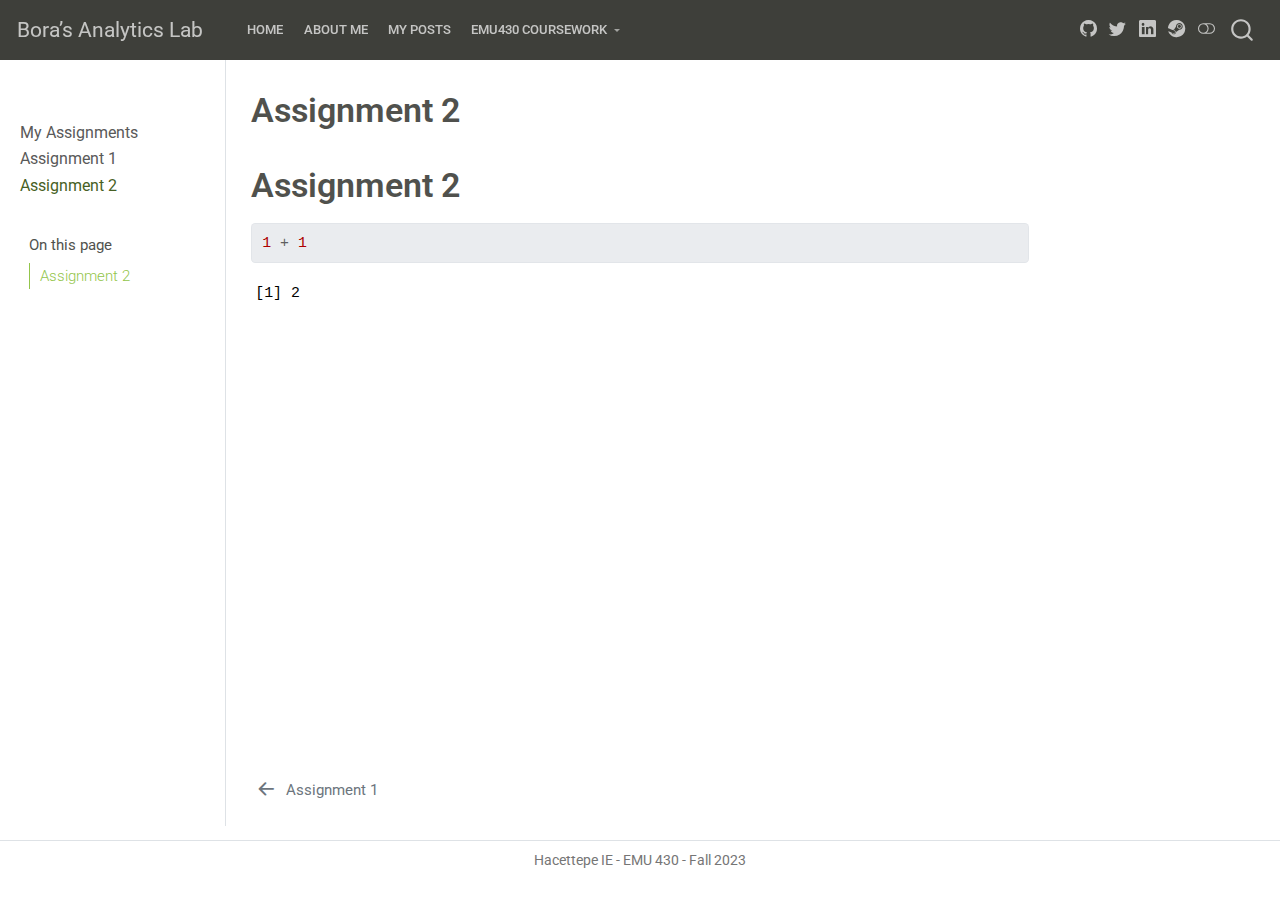
<file: docs/assignments/assignment-2.html>
<!DOCTYPE html>
<html xmlns="http://www.w3.org/1999/xhtml" lang="en" xml:lang="en"><head>

<meta charset="utf-8">
<meta name="generator" content="quarto-1.3.450">

<meta name="viewport" content="width=device-width, initial-scale=1.0, user-scalable=yes">


<title>Bora’s Analytics Lab - Assignment 2</title>
<style>
code{white-space: pre-wrap;}
span.smallcaps{font-variant: small-caps;}
div.columns{display: flex; gap: min(4vw, 1.5em);}
div.column{flex: auto; overflow-x: auto;}
div.hanging-indent{margin-left: 1.5em; text-indent: -1.5em;}
ul.task-list{list-style: none;}
ul.task-list li input[type="checkbox"] {
  width: 0.8em;
  margin: 0 0.8em 0.2em -1em; /* quarto-specific, see https://github.com/quarto-dev/quarto-cli/issues/4556 */ 
  vertical-align: middle;
}
/* CSS for syntax highlighting */
pre > code.sourceCode { white-space: pre; position: relative; }
pre > code.sourceCode > span { display: inline-block; line-height: 1.25; }
pre > code.sourceCode > span:empty { height: 1.2em; }
.sourceCode { overflow: visible; }
code.sourceCode > span { color: inherit; text-decoration: inherit; }
div.sourceCode { margin: 1em 0; }
pre.sourceCode { margin: 0; }
@media screen {
div.sourceCode { overflow: auto; }
}
@media print {
pre > code.sourceCode { white-space: pre-wrap; }
pre > code.sourceCode > span { text-indent: -5em; padding-left: 5em; }
}
pre.numberSource code
  { counter-reset: source-line 0; }
pre.numberSource code > span
  { position: relative; left: -4em; counter-increment: source-line; }
pre.numberSource code > span > a:first-child::before
  { content: counter(source-line);
    position: relative; left: -1em; text-align: right; vertical-align: baseline;
    border: none; display: inline-block;
    -webkit-touch-callout: none; -webkit-user-select: none;
    -khtml-user-select: none; -moz-user-select: none;
    -ms-user-select: none; user-select: none;
    padding: 0 4px; width: 4em;
  }
pre.numberSource { margin-left: 3em;  padding-left: 4px; }
div.sourceCode
  {   }
@media screen {
pre > code.sourceCode > span > a:first-child::before { text-decoration: underline; }
}
</style>


<script src="../site_libs/quarto-nav/quarto-nav.js"></script>
<script src="../site_libs/quarto-nav/headroom.min.js"></script>
<script src="../site_libs/clipboard/clipboard.min.js"></script>
<script src="../site_libs/quarto-search/autocomplete.umd.js"></script>
<script src="../site_libs/quarto-search/fuse.min.js"></script>
<script src="../site_libs/quarto-search/quarto-search.js"></script>
<meta name="quarto:offset" content="../">
<link href="../assignments/assignment-1.html" rel="prev">
<script src="../site_libs/quarto-html/quarto.js"></script>
<script src="../site_libs/quarto-html/popper.min.js"></script>
<script src="../site_libs/quarto-html/tippy.umd.min.js"></script>
<script src="../site_libs/quarto-html/anchor.min.js"></script>
<link href="../site_libs/quarto-html/tippy.css" rel="stylesheet">
<link href="../site_libs/quarto-html/quarto-syntax-highlighting.css" rel="stylesheet" class="quarto-color-scheme" id="quarto-text-highlighting-styles">
<link href="../site_libs/quarto-html/quarto-syntax-highlighting-dark.css" rel="prefetch" class="quarto-color-scheme quarto-color-alternate" id="quarto-text-highlighting-styles">
<script src="../site_libs/bootstrap/bootstrap.min.js"></script>
<link href="../site_libs/bootstrap/bootstrap-icons.css" rel="stylesheet">
<link href="../site_libs/bootstrap/bootstrap.min.css" rel="stylesheet" class="quarto-color-scheme" id="quarto-bootstrap" data-mode="light">
<link href="../site_libs/bootstrap/bootstrap-dark.min.css" rel="prefetch" class="quarto-color-scheme quarto-color-alternate" id="quarto-bootstrap" data-mode="dark">
<script id="quarto-search-options" type="application/json">{
  "location": "navbar",
  "copy-button": false,
  "collapse-after": 3,
  "panel-placement": "end",
  "type": "overlay",
  "limit": 20,
  "language": {
    "search-no-results-text": "No results",
    "search-matching-documents-text": "matching documents",
    "search-copy-link-title": "Copy link to search",
    "search-hide-matches-text": "Hide additional matches",
    "search-more-match-text": "more match in this document",
    "search-more-matches-text": "more matches in this document",
    "search-clear-button-title": "Clear",
    "search-detached-cancel-button-title": "Cancel",
    "search-submit-button-title": "Submit",
    "search-label": "Search"
  }
}</script>


<link rel="stylesheet" href="../styles.css">
</head>

<body class="nav-sidebar docked nav-fixed">

<div id="quarto-search-results"></div>
  <header id="quarto-header" class="headroom fixed-top">
    <nav class="navbar navbar-expand-lg navbar-dark ">
      <div class="navbar-container container-fluid">
      <div class="navbar-brand-container">
    <a class="navbar-brand" href="../index.html">
    <span class="navbar-title">Bora’s Analytics Lab</span>
    </a>
  </div>
            <div id="quarto-search" class="" title="Search"></div>
          <button class="navbar-toggler" type="button" data-bs-toggle="collapse" data-bs-target="#navbarCollapse" aria-controls="navbarCollapse" aria-expanded="false" aria-label="Toggle navigation" onclick="if (window.quartoToggleHeadroom) { window.quartoToggleHeadroom(); }">
  <span class="navbar-toggler-icon"></span>
</button>
          <div class="collapse navbar-collapse" id="navbarCollapse">
            <ul class="navbar-nav navbar-nav-scroll me-auto">
  <li class="nav-item">
    <a class="nav-link" href="../index.html" rel="" target="">
 <span class="menu-text">Home</span></a>
  </li>  
  <li class="nav-item">
    <a class="nav-link" href="../about.html" rel="" target="">
 <span class="menu-text">About Me</span></a>
  </li>  
  <li class="nav-item">
    <a class="nav-link" href="../posts.html" rel="" target="">
 <span class="menu-text">My Posts</span></a>
  </li>  
  <li class="nav-item dropdown ">
    <a class="nav-link dropdown-toggle" href="#" id="nav-menu-emu430-coursework" role="button" data-bs-toggle="dropdown" aria-expanded="false" rel="" target="">
 <span class="menu-text">EMU430 Coursework</span>
    </a>
    <ul class="dropdown-menu" aria-labelledby="nav-menu-emu430-coursework">    
        <li>
    <a class="dropdown-item" href="../assignments.html" rel="" target="">
 <span class="dropdown-text">Assignments</span></a>
  </li>  
        <li>
    <a class="dropdown-item" href="../project.html" rel="" target="">
 <span class="dropdown-text">Project</span></a>
  </li>  
    </ul>
  </li>
</ul>
            <div class="quarto-navbar-tools ms-auto tools-wide">
    <a href="https://github.com/akifboraeren" rel="" title="" class="quarto-navigation-tool px-1" aria-label=""><i class="bi bi-github"></i></a>
    <a href="https://twitter.com" rel="" title="" class="quarto-navigation-tool px-1" aria-label=""><i class="bi bi-twitter"></i></a>
    <a href="https://linkedin.com" rel="" title="" class="quarto-navigation-tool px-1" aria-label=""><i class="bi bi-linkedin"></i></a>
    <a href="https://steamcommunity.com/profiles/76561198152536340/" rel="" title="" class="quarto-navigation-tool px-1" aria-label=""><i class="bi bi-steam"></i></a>
  <a href="" class="quarto-color-scheme-toggle quarto-navigation-tool  px-1" onclick="window.quartoToggleColorScheme(); return false;" title="Toggle dark mode"><i class="bi"></i></a>
</div>
          </div> <!-- /navcollapse -->
      </div> <!-- /container-fluid -->
    </nav>
  <nav class="quarto-secondary-nav">
    <div class="container-fluid d-flex">
      <button type="button" class="quarto-btn-toggle btn" data-bs-toggle="collapse" data-bs-target="#quarto-sidebar,#quarto-sidebar-glass" aria-controls="quarto-sidebar" aria-expanded="false" aria-label="Toggle sidebar navigation" onclick="if (window.quartoToggleHeadroom) { window.quartoToggleHeadroom(); }">
        <i class="bi bi-layout-text-sidebar-reverse"></i>
      </button>
      <nav class="quarto-page-breadcrumbs" aria-label="breadcrumb"><ol class="breadcrumb"><li class="breadcrumb-item"><a href="../assignments/assignment-2.html">Assignment 2</a></li></ol></nav>
      <a class="flex-grow-1" role="button" data-bs-toggle="collapse" data-bs-target="#quarto-sidebar,#quarto-sidebar-glass" aria-controls="quarto-sidebar" aria-expanded="false" aria-label="Toggle sidebar navigation" onclick="if (window.quartoToggleHeadroom) { window.quartoToggleHeadroom(); }">      
      </a>
      <button type="button" class="btn quarto-search-button" aria-label="" onclick="window.quartoOpenSearch();">
        <i class="bi bi-search"></i>
      </button>
    </div>
  </nav>
</header>
<!-- content -->
<div id="quarto-content" class="quarto-container page-columns page-rows-contents page-layout-article page-navbar">
<!-- sidebar -->
  <nav id="quarto-sidebar" class="sidebar collapse collapse-horizontal sidebar-navigation docked overflow-auto">
        <div class="mt-2 flex-shrink-0 align-items-center">
        <div class="sidebar-search">
        <div id="quarto-search" class="" title="Search"></div>
        </div>
        </div>
    <div class="sidebar-menu-container"> 
    <ul class="list-unstyled mt-1">
        <li class="sidebar-item">
  <div class="sidebar-item-container"> 
  <a href="../assignments.html" class="sidebar-item-text sidebar-link">
 <span class="menu-text">My Assignments</span></a>
  </div>
</li>
        <li class="sidebar-item">
  <div class="sidebar-item-container"> 
  <a href="../assignments/assignment-1.html" class="sidebar-item-text sidebar-link">
 <span class="menu-text">Assignment 1</span></a>
  </div>
</li>
        <li class="sidebar-item">
  <div class="sidebar-item-container"> 
  <a href="../assignments/assignment-2.html" class="sidebar-item-text sidebar-link active">
 <span class="menu-text">Assignment 2</span></a>
  </div>
</li>
    </ul>
    </div>
    <nav id="TOC" role="doc-toc" class="toc-active">
    <h2 id="toc-title">On this page</h2>
   
  <ul>
  <li><a href="#assignment-2" id="toc-assignment-2" class="nav-link active" data-scroll-target="#assignment-2">Assignment 2</a></li>
  </ul>
</nav>
</nav>
<div id="quarto-sidebar-glass" data-bs-toggle="collapse" data-bs-target="#quarto-sidebar,#quarto-sidebar-glass"></div>
<!-- margin-sidebar -->
    <div id="quarto-margin-sidebar" class="sidebar margin-sidebar">
    </div>
<!-- main -->
<main class="content" id="quarto-document-content">

<header id="title-block-header" class="quarto-title-block default">
<div class="quarto-title">
<h1 class="title">Assignment 2</h1>
</div>



<div class="quarto-title-meta">

    
  
    
  </div>
  

</header>

<section id="assignment-2" class="level1">
<h1>Assignment 2</h1>
<div class="cell">
<div class="sourceCode cell-code" id="cb1"><pre class="sourceCode r code-with-copy"><code class="sourceCode r"><span id="cb1-1"><a href="#cb1-1" aria-hidden="true" tabindex="-1"></a><span class="dv">1</span> <span class="sc">+</span> <span class="dv">1</span></span></code><button title="Copy to Clipboard" class="code-copy-button"><i class="bi"></i></button></pre></div>
<div class="cell-output cell-output-stdout">
<pre><code>[1] 2</code></pre>
</div>
</div>


</section>

<a onclick="window.scrollTo(0, 0); return false;" role="button" id="quarto-back-to-top"><i class="bi bi-arrow-up"></i> Back to top</a></main> <!-- /main -->
<script id="quarto-html-after-body" type="application/javascript">
window.document.addEventListener("DOMContentLoaded", function (event) {
  const toggleBodyColorMode = (bsSheetEl) => {
    const mode = bsSheetEl.getAttribute("data-mode");
    const bodyEl = window.document.querySelector("body");
    if (mode === "dark") {
      bodyEl.classList.add("quarto-dark");
      bodyEl.classList.remove("quarto-light");
    } else {
      bodyEl.classList.add("quarto-light");
      bodyEl.classList.remove("quarto-dark");
    }
  }
  const toggleBodyColorPrimary = () => {
    const bsSheetEl = window.document.querySelector("link#quarto-bootstrap");
    if (bsSheetEl) {
      toggleBodyColorMode(bsSheetEl);
    }
  }
  toggleBodyColorPrimary();  
  const disableStylesheet = (stylesheets) => {
    for (let i=0; i < stylesheets.length; i++) {
      const stylesheet = stylesheets[i];
      stylesheet.rel = 'prefetch';
    }
  }
  const enableStylesheet = (stylesheets) => {
    for (let i=0; i < stylesheets.length; i++) {
      const stylesheet = stylesheets[i];
      stylesheet.rel = 'stylesheet';
    }
  }
  const manageTransitions = (selector, allowTransitions) => {
    const els = window.document.querySelectorAll(selector);
    for (let i=0; i < els.length; i++) {
      const el = els[i];
      if (allowTransitions) {
        el.classList.remove('notransition');
      } else {
        el.classList.add('notransition');
      }
    }
  }
  const toggleColorMode = (alternate) => {
    // Switch the stylesheets
    const alternateStylesheets = window.document.querySelectorAll('link.quarto-color-scheme.quarto-color-alternate');
    manageTransitions('#quarto-margin-sidebar .nav-link', false);
    if (alternate) {
      enableStylesheet(alternateStylesheets);
      for (const sheetNode of alternateStylesheets) {
        if (sheetNode.id === "quarto-bootstrap") {
          toggleBodyColorMode(sheetNode);
        }
      }
    } else {
      disableStylesheet(alternateStylesheets);
      toggleBodyColorPrimary();
    }
    manageTransitions('#quarto-margin-sidebar .nav-link', true);
    // Switch the toggles
    const toggles = window.document.querySelectorAll('.quarto-color-scheme-toggle');
    for (let i=0; i < toggles.length; i++) {
      const toggle = toggles[i];
      if (toggle) {
        if (alternate) {
          toggle.classList.add("alternate");     
        } else {
          toggle.classList.remove("alternate");
        }
      }
    }
    // Hack to workaround the fact that safari doesn't
    // properly recolor the scrollbar when toggling (#1455)
    if (navigator.userAgent.indexOf('Safari') > 0 && navigator.userAgent.indexOf('Chrome') == -1) {
      manageTransitions("body", false);
      window.scrollTo(0, 1);
      setTimeout(() => {
        window.scrollTo(0, 0);
        manageTransitions("body", true);
      }, 40);  
    }
  }
  const isFileUrl = () => { 
    return window.location.protocol === 'file:';
  }
  const hasAlternateSentinel = () => {  
    let styleSentinel = getColorSchemeSentinel();
    if (styleSentinel !== null) {
      return styleSentinel === "alternate";
    } else {
      return false;
    }
  }
  const setStyleSentinel = (alternate) => {
    const value = alternate ? "alternate" : "default";
    if (!isFileUrl()) {
      window.localStorage.setItem("quarto-color-scheme", value);
    } else {
      localAlternateSentinel = value;
    }
  }
  const getColorSchemeSentinel = () => {
    if (!isFileUrl()) {
      const storageValue = window.localStorage.getItem("quarto-color-scheme");
      return storageValue != null ? storageValue : localAlternateSentinel;
    } else {
      return localAlternateSentinel;
    }
  }
  let localAlternateSentinel = 'default';
  // Dark / light mode switch
  window.quartoToggleColorScheme = () => {
    // Read the current dark / light value 
    let toAlternate = !hasAlternateSentinel();
    toggleColorMode(toAlternate);
    setStyleSentinel(toAlternate);
  };
  // Ensure there is a toggle, if there isn't float one in the top right
  if (window.document.querySelector('.quarto-color-scheme-toggle') === null) {
    const a = window.document.createElement('a');
    a.classList.add('top-right');
    a.classList.add('quarto-color-scheme-toggle');
    a.href = "";
    a.onclick = function() { try { window.quartoToggleColorScheme(); } catch {} return false; };
    const i = window.document.createElement("i");
    i.classList.add('bi');
    a.appendChild(i);
    window.document.body.appendChild(a);
  }
  // Switch to dark mode if need be
  if (hasAlternateSentinel()) {
    toggleColorMode(true);
  } else {
    toggleColorMode(false);
  }
  const icon = "";
  const anchorJS = new window.AnchorJS();
  anchorJS.options = {
    placement: 'right',
    icon: icon
  };
  anchorJS.add('.anchored');
  const isCodeAnnotation = (el) => {
    for (const clz of el.classList) {
      if (clz.startsWith('code-annotation-')) {                     
        return true;
      }
    }
    return false;
  }
  const clipboard = new window.ClipboardJS('.code-copy-button', {
    text: function(trigger) {
      const codeEl = trigger.previousElementSibling.cloneNode(true);
      for (const childEl of codeEl.children) {
        if (isCodeAnnotation(childEl)) {
          childEl.remove();
        }
      }
      return codeEl.innerText;
    }
  });
  clipboard.on('success', function(e) {
    // button target
    const button = e.trigger;
    // don't keep focus
    button.blur();
    // flash "checked"
    button.classList.add('code-copy-button-checked');
    var currentTitle = button.getAttribute("title");
    button.setAttribute("title", "Copied!");
    let tooltip;
    if (window.bootstrap) {
      button.setAttribute("data-bs-toggle", "tooltip");
      button.setAttribute("data-bs-placement", "left");
      button.setAttribute("data-bs-title", "Copied!");
      tooltip = new bootstrap.Tooltip(button, 
        { trigger: "manual", 
          customClass: "code-copy-button-tooltip",
          offset: [0, -8]});
      tooltip.show();    
    }
    setTimeout(function() {
      if (tooltip) {
        tooltip.hide();
        button.removeAttribute("data-bs-title");
        button.removeAttribute("data-bs-toggle");
        button.removeAttribute("data-bs-placement");
      }
      button.setAttribute("title", currentTitle);
      button.classList.remove('code-copy-button-checked');
    }, 1000);
    // clear code selection
    e.clearSelection();
  });
  function tippyHover(el, contentFn) {
    const config = {
      allowHTML: true,
      content: contentFn,
      maxWidth: 500,
      delay: 100,
      arrow: false,
      appendTo: function(el) {
          return el.parentElement;
      },
      interactive: true,
      interactiveBorder: 10,
      theme: 'quarto',
      placement: 'bottom-start'
    };
    window.tippy(el, config); 
  }
  const noterefs = window.document.querySelectorAll('a[role="doc-noteref"]');
  for (var i=0; i<noterefs.length; i++) {
    const ref = noterefs[i];
    tippyHover(ref, function() {
      // use id or data attribute instead here
      let href = ref.getAttribute('data-footnote-href') || ref.getAttribute('href');
      try { href = new URL(href).hash; } catch {}
      const id = href.replace(/^#\/?/, "");
      const note = window.document.getElementById(id);
      return note.innerHTML;
    });
  }
      let selectedAnnoteEl;
      const selectorForAnnotation = ( cell, annotation) => {
        let cellAttr = 'data-code-cell="' + cell + '"';
        let lineAttr = 'data-code-annotation="' +  annotation + '"';
        const selector = 'span[' + cellAttr + '][' + lineAttr + ']';
        return selector;
      }
      const selectCodeLines = (annoteEl) => {
        const doc = window.document;
        const targetCell = annoteEl.getAttribute("data-target-cell");
        const targetAnnotation = annoteEl.getAttribute("data-target-annotation");
        const annoteSpan = window.document.querySelector(selectorForAnnotation(targetCell, targetAnnotation));
        const lines = annoteSpan.getAttribute("data-code-lines").split(",");
        const lineIds = lines.map((line) => {
          return targetCell + "-" + line;
        })
        let top = null;
        let height = null;
        let parent = null;
        if (lineIds.length > 0) {
            //compute the position of the single el (top and bottom and make a div)
            const el = window.document.getElementById(lineIds[0]);
            top = el.offsetTop;
            height = el.offsetHeight;
            parent = el.parentElement.parentElement;
          if (lineIds.length > 1) {
            const lastEl = window.document.getElementById(lineIds[lineIds.length - 1]);
            const bottom = lastEl.offsetTop + lastEl.offsetHeight;
            height = bottom - top;
          }
          if (top !== null && height !== null && parent !== null) {
            // cook up a div (if necessary) and position it 
            let div = window.document.getElementById("code-annotation-line-highlight");
            if (div === null) {
              div = window.document.createElement("div");
              div.setAttribute("id", "code-annotation-line-highlight");
              div.style.position = 'absolute';
              parent.appendChild(div);
            }
            div.style.top = top - 2 + "px";
            div.style.height = height + 4 + "px";
            let gutterDiv = window.document.getElementById("code-annotation-line-highlight-gutter");
            if (gutterDiv === null) {
              gutterDiv = window.document.createElement("div");
              gutterDiv.setAttribute("id", "code-annotation-line-highlight-gutter");
              gutterDiv.style.position = 'absolute';
              const codeCell = window.document.getElementById(targetCell);
              const gutter = codeCell.querySelector('.code-annotation-gutter');
              gutter.appendChild(gutterDiv);
            }
            gutterDiv.style.top = top - 2 + "px";
            gutterDiv.style.height = height + 4 + "px";
          }
          selectedAnnoteEl = annoteEl;
        }
      };
      const unselectCodeLines = () => {
        const elementsIds = ["code-annotation-line-highlight", "code-annotation-line-highlight-gutter"];
        elementsIds.forEach((elId) => {
          const div = window.document.getElementById(elId);
          if (div) {
            div.remove();
          }
        });
        selectedAnnoteEl = undefined;
      };
      // Attach click handler to the DT
      const annoteDls = window.document.querySelectorAll('dt[data-target-cell]');
      for (const annoteDlNode of annoteDls) {
        annoteDlNode.addEventListener('click', (event) => {
          const clickedEl = event.target;
          if (clickedEl !== selectedAnnoteEl) {
            unselectCodeLines();
            const activeEl = window.document.querySelector('dt[data-target-cell].code-annotation-active');
            if (activeEl) {
              activeEl.classList.remove('code-annotation-active');
            }
            selectCodeLines(clickedEl);
            clickedEl.classList.add('code-annotation-active');
          } else {
            // Unselect the line
            unselectCodeLines();
            clickedEl.classList.remove('code-annotation-active');
          }
        });
      }
  const findCites = (el) => {
    const parentEl = el.parentElement;
    if (parentEl) {
      const cites = parentEl.dataset.cites;
      if (cites) {
        return {
          el,
          cites: cites.split(' ')
        };
      } else {
        return findCites(el.parentElement)
      }
    } else {
      return undefined;
    }
  };
  var bibliorefs = window.document.querySelectorAll('a[role="doc-biblioref"]');
  for (var i=0; i<bibliorefs.length; i++) {
    const ref = bibliorefs[i];
    const citeInfo = findCites(ref);
    if (citeInfo) {
      tippyHover(citeInfo.el, function() {
        var popup = window.document.createElement('div');
        citeInfo.cites.forEach(function(cite) {
          var citeDiv = window.document.createElement('div');
          citeDiv.classList.add('hanging-indent');
          citeDiv.classList.add('csl-entry');
          var biblioDiv = window.document.getElementById('ref-' + cite);
          if (biblioDiv) {
            citeDiv.innerHTML = biblioDiv.innerHTML;
          }
          popup.appendChild(citeDiv);
        });
        return popup.innerHTML;
      });
    }
  }
});
</script>
<nav class="page-navigation">
  <div class="nav-page nav-page-previous">
      <a href="../assignments/assignment-1.html" class="pagination-link">
        <i class="bi bi-arrow-left-short"></i> <span class="nav-page-text">Assignment 1</span>
      </a>          
  </div>
  <div class="nav-page nav-page-next">
  </div>
</nav>
</div> <!-- /content -->
<footer class="footer">
  <div class="nav-footer">
    <div class="nav-footer-left">
      &nbsp;
    </div>   
    <div class="nav-footer-center">Hacettepe IE - EMU 430 - Fall 2023</div>
    <div class="nav-footer-right">
      &nbsp;
    </div>
  </div>
</footer>



</body></html>
</file>
<file: _site/site_libs/quarto-html/tippy.css>
.tippy-box[data-animation=fade][data-state=hidden]{opacity:0}[data-tippy-root]{max-width:calc(100vw - 10px)}.tippy-box{position:relative;background-color:#333;color:#fff;border-radius:4px;font-size:14px;line-height:1.4;white-space:normal;outline:0;transition-property:transform,visibility,opacity}.tippy-box[data-placement^=top]>.tippy-arrow{bottom:0}.tippy-box[data-placement^=top]>.tippy-arrow:before{bottom:-7px;left:0;border-width:8px 8px 0;border-top-color:initial;transform-origin:center top}.tippy-box[data-placement^=bottom]>.tippy-arrow{top:0}.tippy-box[data-placement^=bottom]>.tippy-arrow:before{top:-7px;left:0;border-width:0 8px 8px;border-bottom-color:initial;transform-origin:center bottom}.tippy-box[data-placement^=left]>.tippy-arrow{right:0}.tippy-box[data-placement^=left]>.tippy-arrow:before{border-width:8px 0 8px 8px;border-left-color:initial;right:-7px;transform-origin:center left}.tippy-box[data-placement^=right]>.tippy-arrow{left:0}.tippy-box[data-placement^=right]>.tippy-arrow:before{left:-7px;border-width:8px 8px 8px 0;border-right-color:initial;transform-origin:center right}.tippy-box[data-inertia][data-state=visible]{transition-timing-function:cubic-bezier(.54,1.5,.38,1.11)}.tippy-arrow{width:16px;height:16px;color:#333}.tippy-arrow:before{content:"";position:absolute;border-color:transparent;border-style:solid}.tippy-content{position:relative;padding:5px 9px;z-index:1}
</file>
<file: _site/site_libs/quarto-html/quarto-syntax-highlighting.css>
/* quarto syntax highlight colors */
:root {
  --quarto-hl-ot-color: #003B4F;
  --quarto-hl-at-color: #657422;
  --quarto-hl-ss-color: #20794D;
  --quarto-hl-an-color: #5E5E5E;
  --quarto-hl-fu-color: #4758AB;
  --quarto-hl-st-color: #20794D;
  --quarto-hl-cf-color: #003B4F;
  --quarto-hl-op-color: #5E5E5E;
  --quarto-hl-er-color: #AD0000;
  --quarto-hl-bn-color: #AD0000;
  --quarto-hl-al-color: #AD0000;
  --quarto-hl-va-color: #111111;
  --quarto-hl-bu-color: inherit;
  --quarto-hl-ex-color: inherit;
  --quarto-hl-pp-color: #AD0000;
  --quarto-hl-in-color: #5E5E5E;
  --quarto-hl-vs-color: #20794D;
  --quarto-hl-wa-color: #5E5E5E;
  --quarto-hl-do-color: #5E5E5E;
  --quarto-hl-im-color: #00769E;
  --quarto-hl-ch-color: #20794D;
  --quarto-hl-dt-color: #AD0000;
  --quarto-hl-fl-color: #AD0000;
  --quarto-hl-co-color: #5E5E5E;
  --quarto-hl-cv-color: #5E5E5E;
  --quarto-hl-cn-color: #8f5902;
  --quarto-hl-sc-color: #5E5E5E;
  --quarto-hl-dv-color: #AD0000;
  --quarto-hl-kw-color: #003B4F;
}

/* other quarto variables */
:root {
  --quarto-font-monospace: SFMono-Regular, Menlo, Monaco, Consolas, "Liberation Mono", "Courier New", monospace;
}

pre > code.sourceCode > span {
  color: #003B4F;
}

code span {
  color: #003B4F;
}

code.sourceCode > span {
  color: #003B4F;
}

div.sourceCode,
div.sourceCode pre.sourceCode {
  color: #003B4F;
}

code span.ot {
  color: #003B4F;
  font-style: inherit;
}

code span.at {
  color: #657422;
  font-style: inherit;
}

code span.ss {
  color: #20794D;
  font-style: inherit;
}

code span.an {
  color: #5E5E5E;
  font-style: inherit;
}

code span.fu {
  color: #4758AB;
  font-style: inherit;
}

code span.st {
  color: #20794D;
  font-style: inherit;
}

code span.cf {
  color: #003B4F;
  font-style: inherit;
}

code span.op {
  color: #5E5E5E;
  font-style: inherit;
}

code span.er {
  color: #AD0000;
  font-style: inherit;
}

code span.bn {
  color: #AD0000;
  font-style: inherit;
}

code span.al {
  color: #AD0000;
  font-style: inherit;
}

code span.va {
  color: #111111;
  font-style: inherit;
}

code span.bu {
  font-style: inherit;
}

code span.ex {
  font-style: inherit;
}

code span.pp {
  color: #AD0000;
  font-style: inherit;
}

code span.in {
  color: #5E5E5E;
  font-style: inherit;
}

code span.vs {
  color: #20794D;
  font-style: inherit;
}

code span.wa {
  color: #5E5E5E;
  font-style: italic;
}

code span.do {
  color: #5E5E5E;
  font-style: italic;
}

code span.im {
  color: #00769E;
  font-style: inherit;
}

code span.ch {
  color: #20794D;
  font-style: inherit;
}

code span.dt {
  color: #AD0000;
  font-style: inherit;
}

code span.fl {
  color: #AD0000;
  font-style: inherit;
}

code span.co {
  color: #5E5E5E;
  font-style: inherit;
}

code span.cv {
  color: #5E5E5E;
  font-style: italic;
}

code span.cn {
  color: #8f5902;
  font-style: inherit;
}

code span.sc {
  color: #5E5E5E;
  font-style: inherit;
}

code span.dv {
  color: #AD0000;
  font-style: inherit;
}

code span.kw {
  color: #003B4F;
  font-style: inherit;
}

.prevent-inlining {
  content: "</";
}

/*# sourceMappingURL=debc5d5d77c3f9108843748ff7464032.css.map */
</file>
<file: _site/site_libs/quarto-html/quarto-syntax-highlighting-dark.css>
/* quarto syntax highlight colors */
:root {
  --quarto-hl-al-color: #f07178;
  --quarto-hl-an-color: #d4d0ab;
  --quarto-hl-at-color: #00e0e0;
  --quarto-hl-bn-color: #d4d0ab;
  --quarto-hl-bu-color: #abe338;
  --quarto-hl-ch-color: #abe338;
  --quarto-hl-co-color: #f8f8f2;
  --quarto-hl-cv-color: #ffd700;
  --quarto-hl-cn-color: #ffd700;
  --quarto-hl-cf-color: #ffa07a;
  --quarto-hl-dt-color: #ffa07a;
  --quarto-hl-dv-color: #d4d0ab;
  --quarto-hl-do-color: #f8f8f2;
  --quarto-hl-er-color: #f07178;
  --quarto-hl-ex-color: #00e0e0;
  --quarto-hl-fl-color: #d4d0ab;
  --quarto-hl-fu-color: #ffa07a;
  --quarto-hl-im-color: #abe338;
  --quarto-hl-in-color: #d4d0ab;
  --quarto-hl-kw-color: #ffa07a;
  --quarto-hl-op-color: #ffa07a;
  --quarto-hl-ot-color: #00e0e0;
  --quarto-hl-pp-color: #dcc6e0;
  --quarto-hl-re-color: #00e0e0;
  --quarto-hl-sc-color: #abe338;
  --quarto-hl-ss-color: #abe338;
  --quarto-hl-st-color: #abe338;
  --quarto-hl-va-color: #00e0e0;
  --quarto-hl-vs-color: #abe338;
  --quarto-hl-wa-color: #dcc6e0;
}

/* other quarto variables */
:root {
  --quarto-font-monospace: SFMono-Regular, Menlo, Monaco, Consolas, "Liberation Mono", "Courier New", monospace;
}

code span.al {
  background-color: #2a0f15;
  font-weight: bold;
  color: #f07178;
}

code span.an {
  color: #d4d0ab;
}

code span.at {
  color: #00e0e0;
}

code span.bn {
  color: #d4d0ab;
}

code span.bu {
  color: #abe338;
}

code span.ch {
  color: #abe338;
}

code span.co {
  font-style: italic;
  color: #f8f8f2;
}

code span.cv {
  color: #ffd700;
}

code span.cn {
  color: #ffd700;
}

code span.cf {
  font-weight: bold;
  color: #ffa07a;
}

code span.dt {
  color: #ffa07a;
}

code span.dv {
  color: #d4d0ab;
}

code span.do {
  color: #f8f8f2;
}

code span.er {
  color: #f07178;
  text-decoration: underline;
}

code span.ex {
  font-weight: bold;
  color: #00e0e0;
}

code span.fl {
  color: #d4d0ab;
}

code span.fu {
  color: #ffa07a;
}

code span.im {
  color: #abe338;
}

code span.in {
  color: #d4d0ab;
}

code span.kw {
  font-weight: bold;
  color: #ffa07a;
}

pre > code.sourceCode > span {
  color: #f8f8f2;
}

code span {
  color: #f8f8f2;
}

code.sourceCode > span {
  color: #f8f8f2;
}

div.sourceCode,
div.sourceCode pre.sourceCode {
  color: #f8f8f2;
}

code span.op {
  color: #ffa07a;
}

code span.ot {
  color: #00e0e0;
}

code span.pp {
  color: #dcc6e0;
}

code span.re {
  background-color: #f8f8f2;
  color: #00e0e0;
}

code span.sc {
  color: #abe338;
}

code span.ss {
  color: #abe338;
}

code span.st {
  color: #abe338;
}

code span.va {
  color: #00e0e0;
}

code span.vs {
  color: #abe338;
}

code span.wa {
  color: #dcc6e0;
}

.prevent-inlining {
  content: "</";
}

/*# sourceMappingURL=935a306eefa94366c21e1a970dddb765.css.map */
</file>
<file: _site/styles.css>
/* css styles */
</file>
<file: docs/site_libs/quarto-html/tippy.css>
.tippy-box[data-animation=fade][data-state=hidden]{opacity:0}[data-tippy-root]{max-width:calc(100vw - 10px)}.tippy-box{position:relative;background-color:#333;color:#fff;border-radius:4px;font-size:14px;line-height:1.4;white-space:normal;outline:0;transition-property:transform,visibility,opacity}.tippy-box[data-placement^=top]>.tippy-arrow{bottom:0}.tippy-box[data-placement^=top]>.tippy-arrow:before{bottom:-7px;left:0;border-width:8px 8px 0;border-top-color:initial;transform-origin:center top}.tippy-box[data-placement^=bottom]>.tippy-arrow{top:0}.tippy-box[data-placement^=bottom]>.tippy-arrow:before{top:-7px;left:0;border-width:0 8px 8px;border-bottom-color:initial;transform-origin:center bottom}.tippy-box[data-placement^=left]>.tippy-arrow{right:0}.tippy-box[data-placement^=left]>.tippy-arrow:before{border-width:8px 0 8px 8px;border-left-color:initial;right:-7px;transform-origin:center left}.tippy-box[data-placement^=right]>.tippy-arrow{left:0}.tippy-box[data-placement^=right]>.tippy-arrow:before{left:-7px;border-width:8px 8px 8px 0;border-right-color:initial;transform-origin:center right}.tippy-box[data-inertia][data-state=visible]{transition-timing-function:cubic-bezier(.54,1.5,.38,1.11)}.tippy-arrow{width:16px;height:16px;color:#333}.tippy-arrow:before{content:"";position:absolute;border-color:transparent;border-style:solid}.tippy-content{position:relative;padding:5px 9px;z-index:1}
</file>
<file: docs/site_libs/quarto-html/quarto-syntax-highlighting.css>
/* quarto syntax highlight colors */
:root {
  --quarto-hl-ot-color: #003B4F;
  --quarto-hl-at-color: #657422;
  --quarto-hl-ss-color: #20794D;
  --quarto-hl-an-color: #5E5E5E;
  --quarto-hl-fu-color: #4758AB;
  --quarto-hl-st-color: #20794D;
  --quarto-hl-cf-color: #003B4F;
  --quarto-hl-op-color: #5E5E5E;
  --quarto-hl-er-color: #AD0000;
  --quarto-hl-bn-color: #AD0000;
  --quarto-hl-al-color: #AD0000;
  --quarto-hl-va-color: #111111;
  --quarto-hl-bu-color: inherit;
  --quarto-hl-ex-color: inherit;
  --quarto-hl-pp-color: #AD0000;
  --quarto-hl-in-color: #5E5E5E;
  --quarto-hl-vs-color: #20794D;
  --quarto-hl-wa-color: #5E5E5E;
  --quarto-hl-do-color: #5E5E5E;
  --quarto-hl-im-color: #00769E;
  --quarto-hl-ch-color: #20794D;
  --quarto-hl-dt-color: #AD0000;
  --quarto-hl-fl-color: #AD0000;
  --quarto-hl-co-color: #5E5E5E;
  --quarto-hl-cv-color: #5E5E5E;
  --quarto-hl-cn-color: #8f5902;
  --quarto-hl-sc-color: #5E5E5E;
  --quarto-hl-dv-color: #AD0000;
  --quarto-hl-kw-color: #003B4F;
}

/* other quarto variables */
:root {
  --quarto-font-monospace: SFMono-Regular, Menlo, Monaco, Consolas, "Liberation Mono", "Courier New", monospace;
}

pre > code.sourceCode > span {
  color: #003B4F;
}

code span {
  color: #003B4F;
}

code.sourceCode > span {
  color: #003B4F;
}

div.sourceCode,
div.sourceCode pre.sourceCode {
  color: #003B4F;
}

code span.ot {
  color: #003B4F;
  font-style: inherit;
}

code span.at {
  color: #657422;
  font-style: inherit;
}

code span.ss {
  color: #20794D;
  font-style: inherit;
}

code span.an {
  color: #5E5E5E;
  font-style: inherit;
}

code span.fu {
  color: #4758AB;
  font-style: inherit;
}

code span.st {
  color: #20794D;
  font-style: inherit;
}

code span.cf {
  color: #003B4F;
  font-style: inherit;
}

code span.op {
  color: #5E5E5E;
  font-style: inherit;
}

code span.er {
  color: #AD0000;
  font-style: inherit;
}

code span.bn {
  color: #AD0000;
  font-style: inherit;
}

code span.al {
  color: #AD0000;
  font-style: inherit;
}

code span.va {
  color: #111111;
  font-style: inherit;
}

code span.bu {
  font-style: inherit;
}

code span.ex {
  font-style: inherit;
}

code span.pp {
  color: #AD0000;
  font-style: inherit;
}

code span.in {
  color: #5E5E5E;
  font-style: inherit;
}

code span.vs {
  color: #20794D;
  font-style: inherit;
}

code span.wa {
  color: #5E5E5E;
  font-style: italic;
}

code span.do {
  color: #5E5E5E;
  font-style: italic;
}

code span.im {
  color: #00769E;
  font-style: inherit;
}

code span.ch {
  color: #20794D;
  font-style: inherit;
}

code span.dt {
  color: #AD0000;
  font-style: inherit;
}

code span.fl {
  color: #AD0000;
  font-style: inherit;
}

code span.co {
  color: #5E5E5E;
  font-style: inherit;
}

code span.cv {
  color: #5E5E5E;
  font-style: italic;
}

code span.cn {
  color: #8f5902;
  font-style: inherit;
}

code span.sc {
  color: #5E5E5E;
  font-style: inherit;
}

code span.dv {
  color: #AD0000;
  font-style: inherit;
}

code span.kw {
  color: #003B4F;
  font-style: inherit;
}

.prevent-inlining {
  content: "</";
}

/*# sourceMappingURL=debc5d5d77c3f9108843748ff7464032.css.map */
</file>
<file: docs/site_libs/quarto-html/quarto-syntax-highlighting-dark.css>
/* quarto syntax highlight colors */
:root {
  --quarto-hl-al-color: #f07178;
  --quarto-hl-an-color: #d4d0ab;
  --quarto-hl-at-color: #00e0e0;
  --quarto-hl-bn-color: #d4d0ab;
  --quarto-hl-bu-color: #abe338;
  --quarto-hl-ch-color: #abe338;
  --quarto-hl-co-color: #f8f8f2;
  --quarto-hl-cv-color: #ffd700;
  --quarto-hl-cn-color: #ffd700;
  --quarto-hl-cf-color: #ffa07a;
  --quarto-hl-dt-color: #ffa07a;
  --quarto-hl-dv-color: #d4d0ab;
  --quarto-hl-do-color: #f8f8f2;
  --quarto-hl-er-color: #f07178;
  --quarto-hl-ex-color: #00e0e0;
  --quarto-hl-fl-color: #d4d0ab;
  --quarto-hl-fu-color: #ffa07a;
  --quarto-hl-im-color: #abe338;
  --quarto-hl-in-color: #d4d0ab;
  --quarto-hl-kw-color: #ffa07a;
  --quarto-hl-op-color: #ffa07a;
  --quarto-hl-ot-color: #00e0e0;
  --quarto-hl-pp-color: #dcc6e0;
  --quarto-hl-re-color: #00e0e0;
  --quarto-hl-sc-color: #abe338;
  --quarto-hl-ss-color: #abe338;
  --quarto-hl-st-color: #abe338;
  --quarto-hl-va-color: #00e0e0;
  --quarto-hl-vs-color: #abe338;
  --quarto-hl-wa-color: #dcc6e0;
}

/* other quarto variables */
:root {
  --quarto-font-monospace: SFMono-Regular, Menlo, Monaco, Consolas, "Liberation Mono", "Courier New", monospace;
}

code span.al {
  background-color: #2a0f15;
  font-weight: bold;
  color: #f07178;
}

code span.an {
  color: #d4d0ab;
}

code span.at {
  color: #00e0e0;
}

code span.bn {
  color: #d4d0ab;
}

code span.bu {
  color: #abe338;
}

code span.ch {
  color: #abe338;
}

code span.co {
  font-style: italic;
  color: #f8f8f2;
}

code span.cv {
  color: #ffd700;
}

code span.cn {
  color: #ffd700;
}

code span.cf {
  font-weight: bold;
  color: #ffa07a;
}

code span.dt {
  color: #ffa07a;
}

code span.dv {
  color: #d4d0ab;
}

code span.do {
  color: #f8f8f2;
}

code span.er {
  color: #f07178;
  text-decoration: underline;
}

code span.ex {
  font-weight: bold;
  color: #00e0e0;
}

code span.fl {
  color: #d4d0ab;
}

code span.fu {
  color: #ffa07a;
}

code span.im {
  color: #abe338;
}

code span.in {
  color: #d4d0ab;
}

code span.kw {
  font-weight: bold;
  color: #ffa07a;
}

pre > code.sourceCode > span {
  color: #f8f8f2;
}

code span {
  color: #f8f8f2;
}

code.sourceCode > span {
  color: #f8f8f2;
}

div.sourceCode,
div.sourceCode pre.sourceCode {
  color: #f8f8f2;
}

code span.op {
  color: #ffa07a;
}

code span.ot {
  color: #00e0e0;
}

code span.pp {
  color: #dcc6e0;
}

code span.re {
  background-color: #f8f8f2;
  color: #00e0e0;
}

code span.sc {
  color: #abe338;
}

code span.ss {
  color: #abe338;
}

code span.st {
  color: #abe338;
}

code span.va {
  color: #00e0e0;
}

code span.vs {
  color: #abe338;
}

code span.wa {
  color: #dcc6e0;
}

.prevent-inlining {
  content: "</";
}

/*# sourceMappingURL=935a306eefa94366c21e1a970dddb765.css.map */
</file>
<file: docs/styles.css>
/* css styles */
</file>
